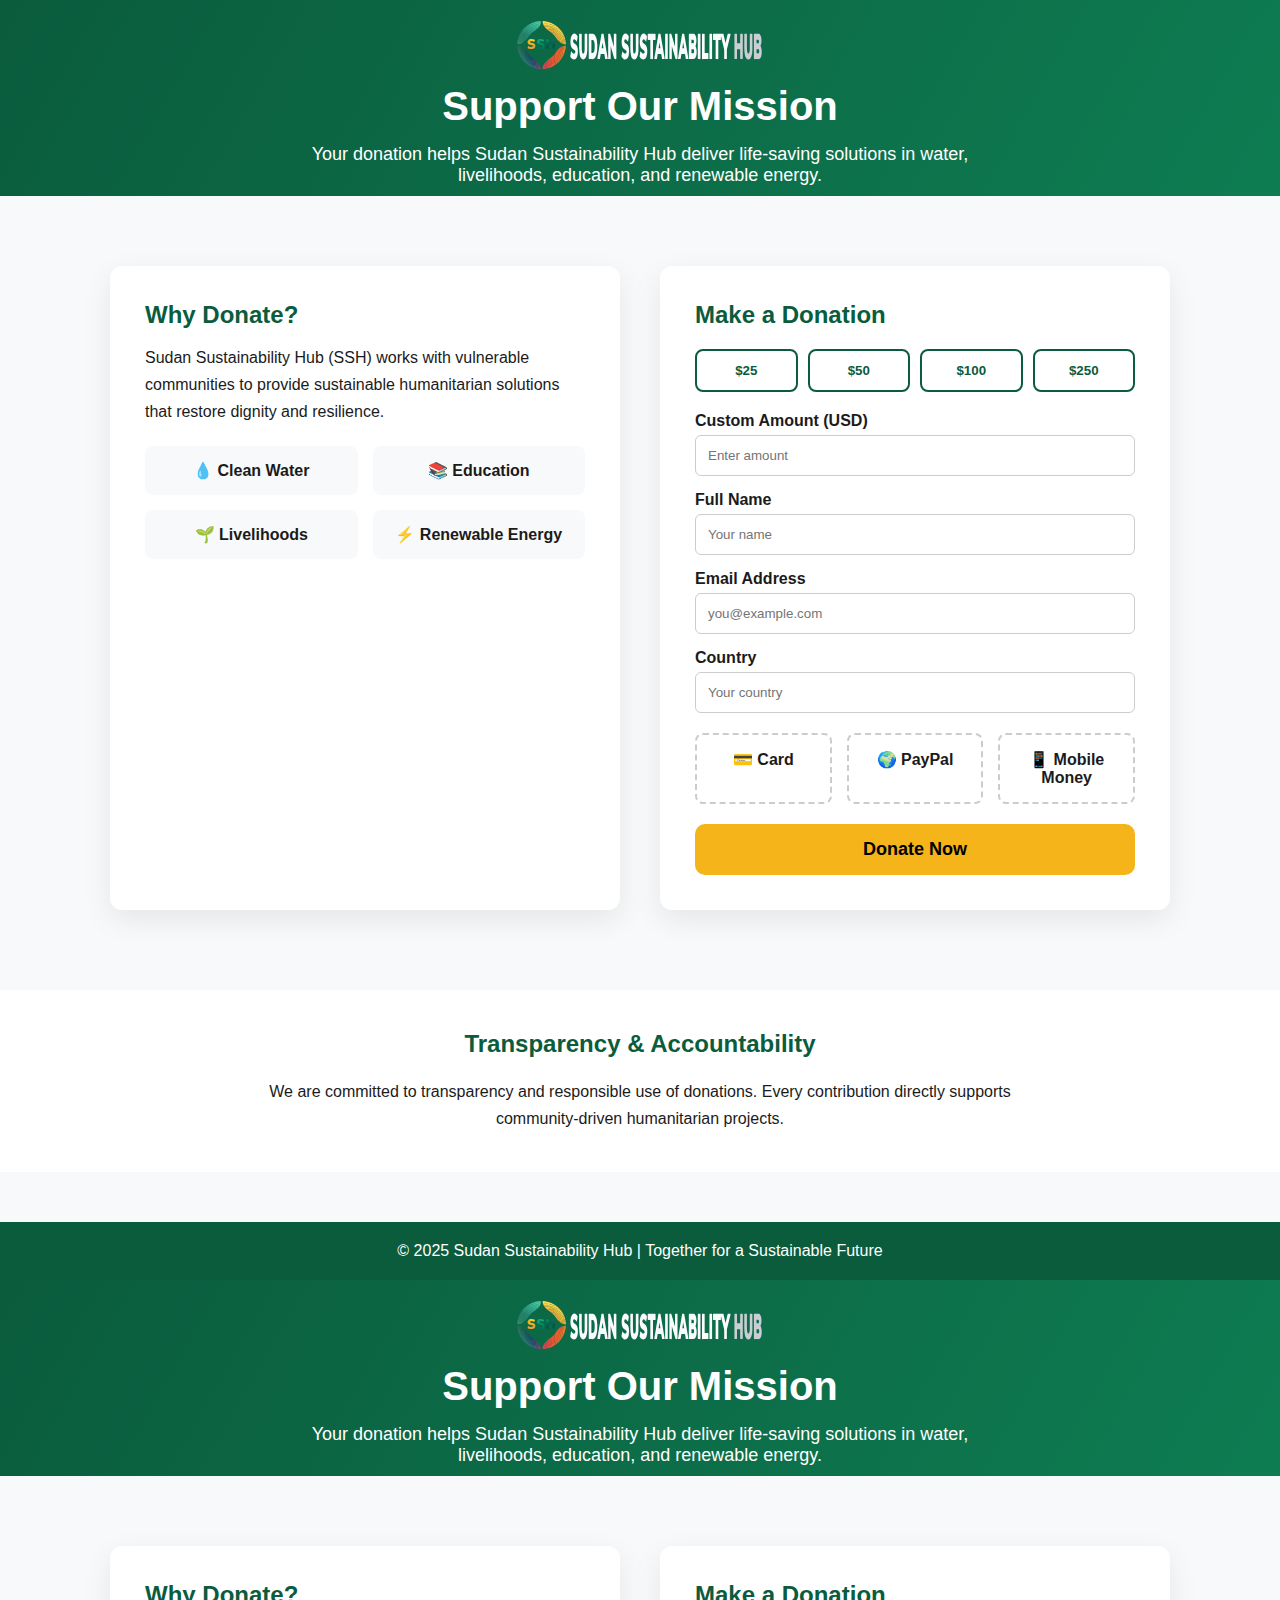
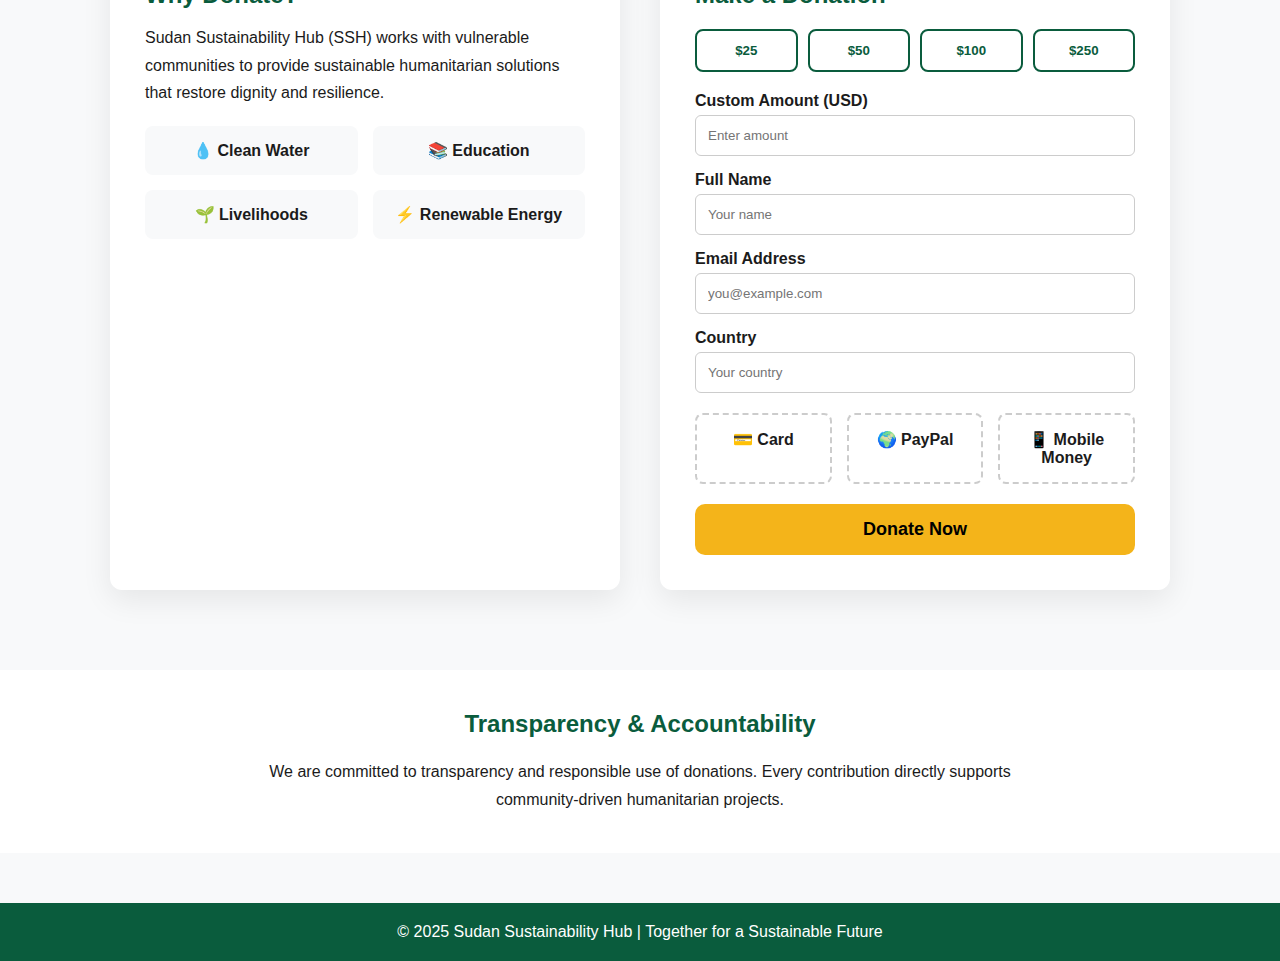
<file: bages/donate.html>
<!DOCTYPE html>
<html lang="en">
<head>
<meta charset="UTF-8">
<meta name="viewport" content="width=device-width, initial-scale=1.0">
<title>Donate | Sudan Sustainability Hub</title>

<style>
:root {
  --primary: #0a5c3d;
  --secondary: #f4b41a;
  --dark: #1b1b1b;
  --light: #f8f9fa;
}

* {
  margin: 0;
  padding: 0;
  box-sizing: border-box;
  font-family: "Segoe UI", Arial, sans-serif;
}

body {
  background: var(--light);
  color: var(--dark);
}
.asvglogo{
  width: 100%;
}
/* Header */
header {
  background: linear-gradient(120deg, #0a5c3d, #0e7c52);
  color: white;
  padding: 10px 20px;
  text-align: center;
}

header h1 {
  font-size: 40px;
  margin-bottom: 15px;
}

header p {
  font-size: 18px;
  max-width: 700px;
  margin: auto;
}

/* Main Container */
.container {
  max-width: 1100px;
  margin: 50px auto;
  padding: 20px;
  display: grid;
  grid-template-columns: 1fr 1fr;
  gap: 40px;
}

@media (max-width: 900px) {
  .container {
    grid-template-columns: 1fr;
  }
}

/* Donation Info */
.info-box {
  background: white;
  padding: 35px;
  border-radius: 12px;
  box-shadow: 0 10px 30px rgba(0,0,0,0.08);
}

.info-box h2 {
  margin-bottom: 15px;
  color: var(--primary);
}

.info-box p {
  line-height: 1.7;
  margin-bottom: 20px;
}

.impact {
  display: grid;
  grid-template-columns: repeat(2, 1fr);
  gap: 15px;
}

.impact div {
  background: var(--light);
  padding: 15px;
  border-radius: 8px;
  text-align: center;
  font-weight: bold;
}

/* Donation Form */
.form-box {
  background: white;
  padding: 35px;
  border-radius: 12px;
  box-shadow: 0 10px 30px rgba(0,0,0,0.08);
}

.form-box h2 {
  color: var(--primary);
  margin-bottom: 20px;
}

.amounts {
  display: grid;
  grid-template-columns: repeat(4, 1fr);
  gap: 10px;
  margin-bottom: 20px;
}

.amounts button {
  padding: 12px;
  border-radius: 8px;
  border: 2px solid var(--primary);
  background: white;
  color: var(--primary);
  font-weight: bold;
  cursor: pointer;
  transition: 0.3s;
}

.amounts button:hover,
.amounts button.active {
  background: var(--primary);
  color: white;
}

.form-group {
  margin-bottom: 15px;
}

.form-group label {
  display: block;
  margin-bottom: 5px;
  font-weight: bold;
}

.form-group input,
.form-group select {
  width: 100%;
  padding: 12px;
  border-radius: 6px;
  border: 1px solid #ccc;
}

.payments {
  display: flex;
  gap: 15px;
  margin: 20px 0;
}

.payment {
  flex: 1;
  padding: 15px;
  border-radius: 8px;
  border: 2px dashed #ccc;
  text-align: center;
  font-weight: bold;
}

.submit-btn {
  width: 100%;
  padding: 15px;
  background: var(--secondary);
  border: none;
  border-radius: 10px;
  font-size: 18px;
  font-weight: bold;
  cursor: pointer;
}

.submit-btn:hover {
  opacity: 0.9;
}

/* Trust Section */
.trust {
  background: #ffffff;
  padding: 40px 20px;
  text-align: center;
  margin-top: 60px;
}

.trust h2 {
  color: var(--primary);
  margin-bottom: 20px;
}

.trust p {
  max-width: 800px;
  margin: auto;
  line-height: 1.7;
}

/* Footer */
footer {
  background: #0a5c3d;
  color: white;
  text-align: center;
  padding: 20px;
  margin-top: 50px;
}
</style>
</head>

<body>

<header>
<a href="../index.html" aria-label="homepage" intl="[object Object]" class="asvglogo">
      <svg xmlns="http://www.w3.org/2000/svg" xmlns:xlink="http://www.w3.org/1999/xlink" version="1.1" id="Layer_1" class="svglogo" x="0px" y="0px" width="248" height="70" viewBox="0 0 2550 496" enable-background="new 0 0 2550 496" xml:space="preserve">
                        <path fill="#CB4657" opacity="1.000000" stroke="none" d=" M292.856567,495.066284   C291.026550,495.501862 289.196533,495.937439 287.183289,496.686523   C282.975464,497.000000 278.950897,497.000000 274.463196,497.000000   C270.398132,484.409271 274.499023,472.762909 278.771790,461.292633   C283.096832,449.681976 290.204681,439.684174 298.751465,430.678345   C300.148865,435.515015 299.065613,439.089630 294.180786,440.433014   C295.707764,441.726318 297.643066,442.580414 298.173248,443.970490   C299.457397,447.337250 300.634338,450.918915 300.860809,454.477203   C301.270355,460.912323 301.105591,467.399933 300.833160,473.850952   C300.767578,475.404022 299.616058,477.150665 298.493378,478.377747   C293.934875,483.360046 289.193237,488.174713 283.402802,494.215912   C287.302612,494.566711 290.079590,494.816498 292.856567,495.066284  z"></path>
                        <path fill="#FAFBFE" opacity="1.000000" stroke="none" d=" M2173.939453,143.969604   C2176.651611,133.204010 2176.651611,133.204010 2187.303711,133.204010   C2190.302734,133.204010 2193.301758,133.203598 2196.300781,133.204147   C2205.764648,133.205856 2207.337646,135.267014 2204.992432,144.870605   C2200.572510,162.969147 2196.100830,181.055038 2191.642090,199.144119   C2184.198242,229.345886 2176.706299,259.535980 2169.357666,289.760986   C2168.542969,293.111633 2168.207520,296.656097 2168.195801,300.112549   C2168.103027,326.936676 2168.145020,353.761261 2168.144287,380.585724   C2168.144043,393.145172 2168.143066,393.145264 2155.946777,393.145020   C2152.781250,393.144958 2149.588135,392.882843 2146.457031,393.210938   C2142.689941,393.605713 2141.369385,391.636871 2140.988525,388.463165   C2140.810547,386.982239 2140.860840,385.470184 2140.860352,383.972229   C2140.853516,359.813568 2140.698975,335.653442 2140.924316,311.496887   C2141.027100,300.447449 2139.934082,289.733032 2137.201904,278.945770   C2127.440918,240.408295 2118.229736,201.731613 2108.797852,163.110779   C2108.500977,161.895142 2108.064697,160.713531 2106.999268,159.651245   C2106.999268,169.124710 2107.020020,178.598251 2106.992676,188.071640   C2106.970459,195.767365 2106.330078,196.397842 2098.849609,196.401825   C2092.878662,196.404999 2086.907471,196.402466 2080.143799,196.402466   C2080.143799,198.762802 2080.143799,200.672592 2080.143799,202.582397   C2080.144043,262.562531 2080.144287,322.542694 2080.144287,382.522827   C2080.144287,383.855713 2080.149414,385.188690 2080.137207,386.521484   C2080.096191,390.961731 2078.727539,393.698151 2073.402100,393.239655   C2068.275146,392.798218 2063.068359,392.929321 2057.919922,393.221130   C2054.665039,393.405609 2053.313232,391.928711 2052.936035,389.113617   C2052.672119,387.143921 2052.612061,385.135162 2052.611328,383.143799   C2052.594971,322.997040 2052.539062,262.850159 2052.706299,202.703857   C2052.719971,197.784058 2051.704590,195.762009 2046.440308,196.299301   C2041.658569,196.787399 2036.764038,196.106094 2031.962769,196.487961   C2027.755127,196.822617 2025.964478,194.840500 2025.941895,191.177399   C2025.833862,173.684525 2025.819458,156.189850 2025.979858,138.697723   C2026.007690,135.675720 2026.920166,133.102432 2031.259766,133.123886   C2064.081543,133.286041 2096.904053,133.212387 2129.726562,133.223450   C2130.541992,133.223724 2131.357422,133.352219 2132.622803,133.458817   C2139.719482,164.526581 2146.807129,195.555923 2153.895020,226.585266   C2154.200684,226.556931 2154.506348,226.528610 2154.812012,226.500275   C2161.166260,199.127701 2167.520508,171.755127 2173.939453,143.969604  z"></path>
                        <path fill="#FAFBFD" opacity="1.000000" stroke="none" d=" M1777.201904,268.999878   C1777.203125,226.853775 1777.203857,185.207687 1777.207275,143.561615   C1777.207397,142.062592 1777.097412,140.547699 1777.271606,139.067627   C1777.723633,135.229797 1779.058350,132.919495 1783.841675,133.076172   C1795.656494,133.463196 1807.498535,133.438980 1819.318237,133.134674   C1830.524048,132.846207 1838.404297,137.772552 1843.879395,147.216782   C1850.632446,158.865433 1853.342773,171.681641 1854.469727,184.871445   C1856.179199,204.877792 1855.934814,224.805573 1850.152466,244.261475   C1848.741211,249.009979 1845.055054,253.563080 1845.160278,258.142944   C1845.260254,262.497040 1849.412476,266.607574 1850.984985,271.104340   C1857.807617,290.615479 1858.979980,310.895996 1857.431030,331.244873   C1856.578125,342.448944 1854.730835,353.747223 1851.728394,364.557678   C1849.742432,371.708374 1845.425171,378.415527 1841.201660,384.681061   C1837.305786,390.460571 1831.019775,393.098328 1823.919800,393.121460   C1810.093506,393.166534 1796.265869,393.052338 1782.441284,393.212250   C1779.451294,393.246826 1778.128296,392.015594 1777.744873,389.367889   C1777.461060,387.408051 1777.226807,385.419556 1777.225220,383.443573   C1777.194946,345.462372 1777.202271,307.481110 1777.201904,268.999878  M1803.995239,325.409210   C1803.995239,328.001251 1803.995239,330.593323 1803.995239,333.552795   C1810.472534,333.552795 1816.274536,333.737549 1822.058838,333.495148   C1826.804810,333.296265 1830.348999,330.337982 1830.644287,325.875946   C1831.243042,316.830811 1831.170166,307.701965 1830.697144,298.642975   C1830.485718,294.594727 1827.483032,291.439972 1823.154053,291.184631   C1816.915405,290.816589 1810.638916,291.090576 1803.995361,291.090576   C1803.995361,302.537903 1803.995361,313.484222 1803.995239,325.409210  M1804.002930,212.499908   C1804.002930,218.593002 1804.002930,224.686096 1804.002930,231.202713   C1809.371216,231.202713 1814.153320,231.190491 1818.935425,231.206146   C1823.719604,231.221802 1826.876099,228.905441 1828.109741,224.357651   C1830.328735,216.178726 1830.557007,207.810196 1827.694214,199.873550   C1826.700928,197.119324 1823.303223,193.951569 1820.521851,193.399246   C1815.313232,192.364975 1809.753052,193.101669 1804.002930,193.101669   C1804.002930,199.595215 1804.002930,205.547791 1804.002930,212.499908  z"></path>
                        <path fill="#CACDD3" opacity="1.000000" stroke="none" d=" M2446.180664,155.002655   C2446.189941,149.671814 2446.037109,144.833191 2446.250488,140.010712   C2446.505615,134.239914 2447.748291,133.191086 2453.500977,133.184906   C2464.996826,133.172562 2476.499756,133.438751 2487.986328,133.110703   C2499.604248,132.778915 2507.685059,137.909561 2513.246582,147.772507   C2519.773682,159.348480 2522.436523,172.027557 2523.553955,185.036514   C2525.171875,203.867477 2524.978271,222.678055 2520.077637,241.095581   C2518.548340,246.841843 2514.244873,252.369049 2514.410645,257.900665   C2514.575684,263.410675 2519.512207,268.595734 2521.051025,274.276917   C2529.281494,304.663239 2529.326904,335.145874 2520.717529,365.495331   C2519.548340,369.617615 2517.599854,373.584930 2515.560303,377.381531   C2509.910889,387.899506 2501.633057,393.830414 2489.004395,393.272888   C2477.032227,392.744354 2465.010742,392.906738 2453.026611,393.279846   C2448.017822,393.435822 2446.521484,391.101746 2446.242920,386.914459   C2446.121094,385.089111 2446.182373,383.250732 2446.182373,381.418243   C2446.180420,306.112823 2446.180908,230.807419 2446.180664,155.002655  M2500.526611,302.214417   C2499.749268,297.258484 2498.517090,292.063202 2492.706055,291.396729   C2486.370605,290.670044 2479.887451,291.231628 2473.305176,291.231628   C2473.305176,305.458466 2473.305176,319.179871 2473.305176,332.960297   C2474.214844,333.180511 2474.848633,333.460144 2475.485596,333.468018   C2480.143555,333.525665 2484.804688,333.638123 2489.459717,333.522491   C2495.818848,333.364563 2499.207520,330.879059 2499.938965,324.451233   C2500.741699,317.392883 2500.476562,310.213013 2500.526611,302.214417  M2480.543945,193.001450   C2478.138672,193.001450 2475.733398,193.001450 2473.321289,193.001450   C2473.321289,206.096100 2473.321289,218.312286 2473.321289,231.170914   C2478.395508,231.170914 2483.160645,231.158386 2487.925781,231.174438   C2492.721680,231.190613 2495.855225,228.833817 2497.093994,224.301636   C2499.330322,216.118851 2499.251221,207.857788 2496.810303,199.748978   C2495.484619,195.344711 2492.271973,192.932419 2487.474854,193.002014   C2485.482666,193.030914 2483.489746,193.003326 2480.543945,193.001450  z"></path>
                        <path fill="#FAFBFD" opacity="1.000000" stroke="none" d=" M1605.458008,163.533051   C1614.994995,196.446167 1624.381348,228.984970 1633.767822,261.523773   C1634.129639,261.482025 1634.491333,261.440308 1634.853149,261.398590   C1634.853149,259.686829 1634.853271,257.975037 1634.853271,256.263275   C1634.853760,218.602570 1634.852905,180.941864 1634.858887,143.281158   C1634.859131,141.616135 1634.775146,139.933044 1634.981567,138.289917   C1635.395142,134.997086 1636.649292,132.826248 1640.708740,133.123016   C1645.515625,133.474457 1650.380737,133.418213 1655.195923,133.127899   C1658.375977,132.936157 1659.890625,134.216980 1660.317383,137.119080   C1660.581787,138.917389 1660.774780,140.745667 1660.775269,142.560547   C1660.797729,223.047806 1660.798584,303.535065 1660.774902,384.022339   C1660.774414,385.834473 1660.516235,387.653748 1660.281128,389.457001   C1659.919678,392.228455 1658.416870,393.371643 1655.508423,393.196747   C1650.700928,392.907623 1644.766846,394.606140 1641.384888,392.351349   C1638.365356,390.338043 1638.005615,384.154114 1636.729004,379.736389   C1626.108032,342.979553 1615.548584,306.204926 1604.960693,269.438538   C1604.485840,267.789246 1603.915283,266.167419 1602.401489,264.695801   C1602.401489,266.446167 1602.401489,268.196564 1602.401611,269.946930   C1602.404053,307.607635 1602.407593,345.268341 1602.405273,382.929047   C1602.405151,384.594574 1602.435425,386.266846 1602.304199,387.924286   C1602.016479,391.557037 1600.586182,393.608124 1596.335327,393.237000   C1591.704712,392.832703 1586.993408,392.891571 1582.351318,393.223877   C1578.536743,393.497009 1577.324585,391.521851 1576.970093,388.373901   C1576.803101,386.890656 1576.857178,385.379425 1576.857056,383.880890   C1576.852905,303.393616 1576.851562,222.906357 1576.866943,142.419098   C1576.867188,140.595779 1576.889282,138.741089 1577.210449,136.956665   C1577.669189,134.406708 1578.982910,132.972717 1582.000610,133.138733   C1586.801636,133.402863 1591.627930,133.209274 1596.713989,133.209274   C1599.630127,143.372040 1602.468872,153.265396 1605.458008,163.533051  z"></path>
                        <path fill="#FAFBFE" opacity="1.000000" stroke="none" d=" M1032.001099,371.998230   C1031.998535,377.162994 1032.089111,381.830688 1031.966309,386.492767   C1031.853027,390.789032 1030.558105,393.410431 1025.182251,393.275970   C1011.595337,392.936127 1011.634338,393.190430 1007.931030,380.288788   C997.009460,342.239960 986.048645,304.202332 975.101257,266.160889   C974.884888,265.408997 974.647034,264.663269 973.598267,263.928802   C973.533508,265.300842 973.412659,266.672852 973.412292,268.044922   C973.401611,306.533356 973.404480,345.021820 973.397949,383.510254   C973.397644,385.174225 973.432434,386.848480 973.269470,388.500031   C972.949585,391.740356 971.549988,393.489288 967.812378,393.225922   C963.004272,392.887177 958.136780,392.889496 953.328308,393.224854   C949.749146,393.474487 948.577759,391.571655 948.091370,388.724792   C947.813660,387.098999 947.863770,385.407349 947.863586,383.745361   C947.854736,303.269531 947.853516,222.793716 947.876282,142.317902   C947.876831,140.504105 948.025146,138.665115 948.349915,136.882568   C948.822510,134.288025 950.208801,132.971863 953.178162,133.139282   C957.822205,133.401169 962.491882,133.208694 967.807678,133.208694   C980.246521,176.246017 992.683655,219.277451 1005.120789,262.308868   C1005.414246,262.296661 1005.707703,262.284424 1006.001160,262.272217   C1006.001160,260.582275 1006.001160,258.892334 1006.001160,257.202393   C1006.001038,218.880569 1005.998169,180.558746 1006.010254,142.236923   C1006.010742,140.576279 1005.953613,138.877640 1006.267578,137.263626   C1006.788086,134.586670 1008.047668,132.911377 1011.349915,133.126434   C1016.161438,133.439774 1021.042725,133.563065 1025.829834,133.100540   C1029.943481,132.703110 1031.171997,134.964157 1031.794067,138.089432   C1032.146362,139.858826 1031.993530,141.737549 1031.993652,143.567017   C1032.001465,219.544266 1032.000732,295.521515 1032.001099,371.998230  z"></path>
                        <path fill="#FAFBFE" opacity="1.000000" stroke="none" d=" M831.892700,201.271851   C837.075195,234.287598 837.501160,267.047119 834.907349,299.832977   C833.011536,323.794464 829.449707,347.502960 818.386963,369.325165   C810.355164,385.168427 798.606628,395.076324 779.549500,393.203552   C775.423523,392.798065 771.223694,393.144562 767.057922,393.144196   C762.725464,393.143829 758.364380,392.833649 754.068970,393.232086   C750.040955,393.605682 748.668335,391.513214 748.162292,388.225922   C747.911194,386.594238 748.005310,384.903748 748.005188,383.239868   C747.999329,303.256500 748.000305,223.273117 748.000793,143.289749   C748.000793,142.123337 747.950562,140.953735 748.017883,139.791077   C748.269043,135.455658 749.602600,132.835114 754.941040,133.078583   C764.751953,133.526016 774.597961,133.244766 784.429016,133.197784   C795.326782,133.145706 804.089417,137.437042 810.905457,145.893524   C820.563660,157.876297 825.171204,172.080185 828.841309,186.678436   C830.016846,191.354172 830.841187,196.118210 831.892700,201.271851  M775.387207,283.499725   C775.387207,299.202759 775.387207,314.905762 775.387207,330.504120   C792.277649,331.948334 798.682495,327.850281 803.703735,312.943329   C804.655823,310.116699 805.380798,307.195862 805.981567,304.271454   C809.488403,287.199707 809.451904,269.905212 809.073364,252.597992   C808.770813,238.760925 807.846436,224.981583 803.025757,211.840546   C797.992188,198.119263 790.592163,193.968079 775.387207,196.372314   C775.387207,225.011292 775.387207,253.755493 775.387207,283.499725  z"></path>
                        <path fill="#CACED3" opacity="1.000000" stroke="none" d=" M2330.150391,392.521667   C2323.146240,392.910309 2316.489258,393.185883 2309.845459,393.000549   C2308.508301,392.963257 2306.608398,391.436737 2306.053955,390.134521   C2305.248047,388.241394 2305.222412,385.928894 2305.218750,383.794647   C2305.172363,355.634399 2305.188232,327.474060 2305.188477,299.313721   C2305.188477,297.164520 2305.188477,295.015320 2305.188477,292.433868   C2294.243408,292.433868 2283.699219,292.433868 2272.737793,292.433868   C2272.633301,294.623962 2272.444824,296.750946 2272.443359,298.878052   C2272.423828,326.871765 2272.433594,354.865448 2272.423828,382.859161   C2272.423096,384.689667 2272.427734,386.530792 2272.244141,388.348236   C2271.919678,391.562073 2270.545654,393.422363 2266.805664,393.219696   C2261.655518,392.940613 2256.468262,392.954742 2251.316406,393.220825   C2247.573730,393.414093 2246.194092,391.577850 2245.938477,388.310333   C2245.809082,386.652832 2245.845459,384.980530 2245.845459,383.314941   C2245.841797,303.166321 2245.842529,223.017700 2245.845947,142.869080   C2245.846191,141.369873 2245.814941,139.865555 2245.921631,138.372452   C2246.168457,134.922333 2247.529053,132.895493 2251.538086,133.117188   C2256.687744,133.401962 2261.872070,133.349350 2267.028320,133.131851   C2270.216309,132.997391 2271.680908,134.483063 2272.075684,137.316513   C2272.349854,139.284912 2272.408936,141.295776 2272.410400,143.287796   C2272.432373,170.448334 2272.536377,197.609726 2272.327148,224.768646   C2272.290283,229.547134 2273.574707,231.215240 2278.465576,230.941681   C2285.608154,230.542191 2292.799805,230.609238 2299.950928,230.924393   C2304.191895,231.111313 2305.288086,229.595169 2305.265137,225.515320   C2305.111328,198.189011 2305.185059,170.861420 2305.191895,143.534241   C2305.192383,141.869064 2305.108398,140.185562 2305.316162,138.542511   C2305.760498,135.030899 2307.137451,132.768250 2311.416016,133.099747   C2316.219482,133.471909 2321.093262,133.452484 2325.900391,133.105438   C2330.161133,132.797836 2331.553711,135.001175 2331.924316,138.579620   C2332.061279,139.899902 2331.995361,141.242889 2331.995605,142.575500   C2331.998779,223.057388 2332.013916,303.539276 2331.936768,384.021088   C2331.934326,386.763245 2331.001221,389.504517 2330.150391,392.521667  z"></path>
                        <path fill="#F9FAFD" opacity="1.000000" stroke="none" d=" M649.200623,178.999878   C649.201538,166.335999 649.174622,154.172028 649.213196,142.008270   C649.238464,134.047379 650.112305,133.208664 657.942200,133.202789   C661.941284,133.199783 665.975037,133.529938 669.930115,133.112717   C674.248535,132.657166 675.544678,135.011429 676.017090,138.471359   C676.240723,140.109985 676.141602,141.796494 676.141785,143.461304   C676.147644,193.116592 675.929932,242.773636 676.325317,292.425781   C676.408020,302.813263 678.569702,313.210358 680.164124,323.542755   C680.603638,326.390869 682.116028,329.241455 683.723389,331.708374   C687.780090,337.934662 694.443970,338.044983 698.207275,331.681641   C700.445618,327.896942 702.213318,323.492157 702.846497,319.169006   C704.289673,309.316162 705.666992,299.346283 705.724854,289.416107   C706.009460,240.595627 705.853638,191.772583 705.857239,142.950439   C705.857361,141.451614 705.782593,139.939575 705.947937,138.456573   C706.346558,134.880112 707.782288,132.781067 712.036560,133.110275   C717.171265,133.507584 722.367981,133.372467 727.522827,133.138229   C730.493042,133.003265 731.863464,134.270798 732.261353,136.947159   C732.528564,138.744370 732.772461,140.567154 732.773438,142.378616   C732.801086,192.200516 733.076782,242.024704 732.676208,291.843384   C732.480591,316.163849 730.872925,340.491516 722.936035,363.792358   C720.705322,370.341248 717.797058,376.888885 713.980225,382.625854   C701.576599,401.270020 680.161621,401.052826 667.539673,382.446960   C659.699463,370.889618 655.627625,357.703583 654.159302,344.126282   C651.801025,322.319458 649.919800,300.387939 649.403259,278.472168   C648.626160,245.498138 649.200745,212.492233 649.200623,178.999878  z"></path>
                        <path fill="#FAFBFE" opacity="1.000000" stroke="none" d=" M1196.638184,133.206085   C1200.350464,132.612671 1201.712769,134.445663 1202.078979,137.277084   C1202.333984,139.248932 1202.388184,141.257614 1202.388916,143.249878   C1202.407471,189.570938 1202.230469,235.893143 1202.529541,282.212280   C1202.606689,294.153229 1203.946167,306.107605 1205.176392,318.007172   C1205.577026,321.881317 1207.207275,325.713959 1208.758423,329.359985   C1210.370483,333.149323 1212.870361,336.308838 1217.653809,336.184204   C1222.187012,336.066101 1224.753174,333.030426 1225.968384,329.334534   C1227.982788,323.208649 1229.931519,316.933167 1230.744995,310.571960   C1231.818481,302.177185 1232.122559,293.639801 1232.144531,285.162109   C1232.267456,237.841629 1232.202637,190.520645 1232.216309,143.199844   C1232.216797,141.373764 1232.223511,139.528824 1232.469727,137.725754   C1232.909912,134.502075 1234.451416,132.861816 1238.141357,133.116379   C1243.282104,133.471039 1248.479370,133.432373 1253.626465,133.125885   C1257.169067,132.914932 1258.453735,134.723846 1258.898560,137.638794   C1259.172607,139.435654 1259.137695,141.289139 1259.136353,143.117126   C1259.099365,194.435196 1259.302368,245.755341 1258.885498,297.070404   C1258.698486,320.077972 1256.784790,343.077454 1248.889160,364.940765   C1246.110840,372.634094 1242.114014,380.246948 1237.132568,386.708466   C1227.504028,399.197784 1210.050537,399.637482 1198.892090,388.412048   C1188.963989,378.424408 1185.075562,365.436737 1182.040894,352.236420   C1177.317627,331.689392 1175.938965,310.748291 1175.891846,289.734467   C1175.781616,240.581070 1175.852905,191.427246 1175.866211,142.273590   C1175.866699,140.614197 1175.872681,138.926483 1176.159058,137.301849   C1176.637939,134.585220 1177.900513,132.947220 1181.186646,133.137833   C1186.168457,133.426788 1191.179565,133.208374 1196.638184,133.206085  z"></path>
                        <path fill="#CACED3" opacity="1.000000" stroke="none" d=" M2374.818115,300.241455   C2376.069824,308.579590 2377.167480,316.478973 2378.634277,324.309204   C2379.081299,326.695587 2380.293945,329.046326 2381.589111,331.146271   C2385.864014,338.077026 2393.506348,338.278137 2396.819824,330.869202   C2399.822998,324.154877 2401.516846,316.689392 2402.711670,309.379150   C2403.859375,302.357910 2403.935547,295.111542 2403.949951,287.963043   C2404.046143,239.813034 2403.999268,191.662750 2404.003662,143.512558   C2404.003662,141.847244 2403.910156,140.164871 2404.107178,138.520065   C2404.533936,134.959137 2406.031982,132.809448 2410.247559,133.104202   C2415.221680,133.451996 2420.251709,133.409515 2425.232422,133.114746   C2428.997070,132.891953 2430.264404,134.923737 2430.838379,137.989990   C2431.020264,138.961746 2430.990967,139.980698 2430.989746,140.977982   C2430.934082,193.958237 2431.179199,246.941528 2430.661133,299.917358   C2430.446045,321.911194 2428.404053,343.932739 2420.802979,364.824066   C2418.003662,372.518341 2414.119629,380.236725 2409.042480,386.596741   C2398.362793,399.975494 2380.364746,399.643890 2369.057373,386.719543   C2360.558594,377.005615 2356.849609,365.062958 2353.980469,352.843475   C2348.536377,329.658112 2347.677246,306.014709 2347.609375,282.346802   C2347.476318,236.029724 2347.571533,189.711960 2347.573242,143.394485   C2347.573242,142.394867 2347.546143,141.393433 2347.594971,140.395920   C2347.897217,134.212830 2348.924805,133.203644 2354.958252,133.186890   C2359.623291,133.173935 2364.295898,133.351807 2368.950684,133.135239   C2372.163086,132.985779 2373.567627,134.547073 2373.936768,137.371613   C2374.173340,139.178238 2374.145508,141.026367 2374.145752,142.855896   C2374.156250,189.173386 2374.131104,235.490891 2374.183838,281.808319   C2374.190674,287.797821 2374.589111,293.786896 2374.818115,300.241455  z"></path>
                        <path fill="#FAFBFE" opacity="1.000000" stroke="none" d=" M854.060181,282.132874   C860.061768,246.428116 866.001831,211.154343 871.947144,175.881470   C874.322083,161.790604 876.708435,147.701645 879.119019,133.437378   C886.052490,133.437378 892.674927,133.437378 900.010864,133.437378   C901.305481,140.814987 902.657654,148.271133 903.918152,155.742767   C914.490601,218.412338 925.049805,281.084106 935.603699,343.756836   C937.814209,356.883759 939.984314,370.017456 942.178955,383.147034   C942.316162,383.967590 942.616821,384.774506 942.652832,385.596069   C942.914734,391.557892 941.370422,393.142517 935.372375,393.145691   C930.541199,393.148254 925.702393,392.979279 920.881592,393.202423   C917.617371,393.353546 916.299622,392.389893 915.812256,388.917603   C913.616882,373.276947 911.070251,357.685638 908.601501,341.761627   C896.131897,341.761627 883.877258,341.761627 871.157776,341.761627   C868.500122,358.769348 865.840332,375.791168 863.160950,392.937744   C854.738342,392.937744 846.776306,392.937744 837.390991,392.937744   C837.390991,389.126587 836.866089,385.228424 837.473145,381.515320   C842.868469,348.513031 848.464111,315.543457 854.060181,282.132874  M890.522095,282.214142   C893.293823,282.214142 896.065552,282.214142 899.378601,282.214142   C896.281311,262.263580 893.298157,243.048111 890.315002,223.832642   C889.990845,223.865158 889.666748,223.897690 889.342651,223.930222   C886.382751,243.185425 883.422913,262.440643 880.383362,282.214294   C883.968262,282.214294 886.764282,282.214294 890.522095,282.214142  z"></path>
                        <path fill="#FAFBFE" opacity="1.000000" stroke="none" d=" M1440.271484,278.319031   C1448.214722,231.291916 1456.111694,184.694153 1463.826416,138.066223   C1464.434204,134.392578 1465.530640,132.867035 1469.437500,133.118698   C1474.716797,133.458801 1480.034546,133.203217 1485.649902,133.203217   C1488.146729,147.878448 1490.582275,162.109756 1492.987671,176.346161   C1502.912964,235.088669 1512.830322,293.832520 1522.746948,352.576477   C1524.436646,362.586151 1526.285522,372.573944 1527.692017,382.623474   C1528.154175,385.926727 1527.451050,389.393066 1527.272949,392.940735   C1518.518677,392.940735 1510.569824,392.940735 1502.142212,392.940735   C1500.075562,379.609314 1497.921509,366.358978 1495.992310,353.075958   C1494.299561,341.419952 1494.411011,341.403687 1482.822388,341.404022   C1475.657471,341.404236 1468.486206,341.585144 1461.330444,341.328735   C1457.761230,341.200775 1456.467041,342.340851 1455.962524,345.940399   C1453.791504,361.430206 1451.284302,376.872925 1448.780518,393.105133   C1441.079102,393.105133 1433.246704,393.773682 1425.610840,392.838776   C1421.444458,392.328674 1422.197510,387.381958 1422.693848,384.145416   C1424.812256,370.330017 1427.201660,356.556183 1429.499390,342.768402   C1433.056152,321.425293 1436.618774,300.083221 1440.271484,278.319031  M1479.171021,245.163681   C1478.069458,237.977814 1476.968018,230.791931 1475.866455,223.606049   C1475.582642,223.624908 1475.298706,223.643753 1475.014771,223.662613   C1472.022217,242.976532 1469.029663,262.290436 1465.997681,281.858582   C1472.534668,281.858582 1478.590454,281.858582 1484.937134,281.858582   C1483.032471,269.652802 1481.189209,257.840332 1479.171021,245.163681  z"></path>
                        <path fill="#FAFBFE" opacity="1.000000" stroke="none" d=" M1748.043213,242.991272   C1755.997681,290.180817 1763.938965,336.932831 1771.713989,383.712494   C1772.182373,386.530396 1771.323975,389.568848 1771.058594,392.804016   C1762.518066,392.804016 1754.438232,392.804016 1745.965088,392.804016   C1743.300293,375.730560 1740.642090,358.699951 1737.944092,341.413849   C1726.137451,341.413849 1714.822021,341.471100 1703.507935,341.376984   C1700.345825,341.350647 1700.284058,343.339203 1699.940552,345.608276   C1697.576416,361.224640 1695.117920,376.826721 1692.586914,393.094391   C1684.753540,393.094391 1676.945190,393.480743 1669.253540,392.707214   C1667.997803,392.580963 1666.074341,387.159515 1666.469482,384.482056   C1669.116821,366.542847 1672.312866,348.684692 1675.322266,330.798828   C1683.522583,282.062805 1691.718384,233.326019 1699.916504,184.589600   C1702.593750,168.673050 1705.338013,152.767181 1707.885010,136.829819   C1708.311890,134.157486 1709.251709,132.904449 1711.994141,133.192627   C1712.982666,133.296509 1713.993530,133.165131 1714.990967,133.210556   C1719.761719,133.427856 1726.071289,131.921173 1728.871948,134.388962   C1731.723022,136.901184 1731.209717,143.318985 1732.013672,148.053162   C1737.363525,179.551437 1742.671387,211.056854 1748.043213,242.991272  M1715.330811,245.827042   C1713.526978,257.762695 1711.723267,269.698364 1709.894653,281.797913   C1716.484619,281.797913 1722.503174,281.797913 1728.747070,281.797913   C1725.700806,262.173309 1722.723999,242.996155 1719.747192,223.819000   C1719.448486,223.825180 1719.149780,223.831375 1718.851074,223.837570   C1717.748169,230.883682 1716.645142,237.929794 1715.330811,245.827042  z"></path>
                        <path fill="#FAFBFE" opacity="1.000000" stroke="none" d=" M560.567932,371.274658   C558.307495,367.558594 557.817627,364.139893 558.558350,360.049835   C560.988281,346.632629 562.851562,333.113586 565.056213,319.653931   C565.396423,317.577393 566.385986,315.607208 567.231018,313.131470   C572.187439,319.099945 576.143616,324.412781 580.682556,329.169617   C584.908264,333.598267 590.155579,336.374329 596.642273,336.244232   C602.297485,336.130798 606.079163,333.511444 608.319397,328.451660   C612.145630,319.809998 610.044189,309.111389 603.070190,302.738007   C600.750549,300.618073 598.235291,298.554199 595.474670,297.100128   C576.077515,286.883087 565.906738,270.334778 562.652527,249.201981   C558.086975,219.553543 558.381897,190.044281 568.254639,161.413055   C571.007935,153.428421 575.587769,145.656555 580.919067,139.074463   C589.185303,128.868866 600.873108,127.514061 612.406860,133.919769   C622.779724,139.680710 629.271851,148.792542 633.588684,159.564148   C634.217529,161.133255 634.007446,163.184158 633.739380,164.944153   C631.560181,179.253540 629.313904,193.553162 626.971008,207.836563   C626.684082,209.586090 625.706238,211.222305 624.628174,213.990448   C622.043518,209.866684 620.514221,206.709564 618.326965,204.104996   C615.037842,200.188309 611.750366,196.003113 607.637329,193.101303   C599.206604,187.153336 590.974854,190.058777 588.292175,200.042404   C584.257629,215.056488 587.348083,222.097534 597.925720,229.717606   C604.523621,234.470688 611.538879,238.877106 617.273132,244.545547   C627.710632,254.863373 632.430420,268.253845 634.453369,282.545044   C638.340820,310.008545 638.211182,337.358765 629.806458,364.055695   C627.599121,371.067047 624.019958,377.946777 619.749451,383.946411   C610.583984,396.822876 595.062317,399.841766 581.112671,392.344727   C572.191101,387.549988 565.666443,380.360199 560.567932,371.274658  z"></path>
                        <path fill="#FAFBFE" opacity="1.000000" stroke="none" d=" M1323.995605,392.137421   C1313.821045,397.783081 1303.930298,397.536865 1294.107056,392.336975   C1283.675415,386.815002 1276.634644,378.113495 1271.719727,367.603851   C1271.005615,366.076874 1270.929565,364.019806 1271.191284,362.304626   C1273.424927,347.659363 1275.766113,333.029968 1278.195068,318.415741   C1278.466064,316.785370 1279.484375,315.279144 1280.585205,312.716492   C1282.873047,316.028748 1284.198364,318.744751 1286.233276,320.735474   C1291.174683,325.569550 1295.817261,331.216949 1301.723511,334.444763   C1312.048462,340.087250 1321.635376,334.079834 1322.846313,322.386353   C1323.757080,313.593353 1321.096924,306.286011 1313.892456,300.893127   C1311.894531,299.397644 1309.922607,297.801453 1307.733032,296.638763   C1288.862305,286.617798 1279.032227,270.358490 1275.722046,249.824448   C1271.079590,221.025208 1271.328735,192.306458 1280.225586,164.317322   C1282.939331,155.779465 1287.465210,147.428345 1292.801270,140.202896   C1301.151123,128.896667 1314.118164,127.142326 1326.193115,134.368011   C1336.007690,140.241058 1342.399780,149.052063 1346.531738,159.551422   C1347.098267,160.990997 1347.000122,162.837799 1346.758057,164.427292   C1344.552490,178.910004 1342.288086,193.384232 1339.917114,207.840622   C1339.630737,209.587006 1338.610718,211.213058 1337.565552,213.797791   C1334.415649,208.997589 1332.423462,204.879974 1329.439575,201.689789   C1325.758301,197.753876 1321.655273,193.862244 1316.997559,191.280792   C1311.519653,188.244812 1306.203735,190.594833 1302.986084,196.006775   C1296.600220,206.747101 1299.145264,220.540955 1308.969360,228.260437   C1310.539185,229.494019 1312.120850,230.761841 1313.856445,231.727417   C1333.728027,242.782974 1344.154419,260.121246 1347.326172,282.191162   C1351.274658,309.667297 1351.072754,336.994873 1342.957886,363.791199   C1339.589722,374.913147 1334.483887,385.189667 1323.995605,392.137421  z"></path>
                        <path fill="#FAFBFE" opacity="1.000000" stroke="none" d=" M1159.268066,353.219910   C1157.013062,363.804779 1153.714966,373.543030 1147.708130,382.145416   C1137.164551,397.244781 1120.344360,400.642670 1104.795410,390.802399   C1095.803467,385.111816 1089.540283,377.007721 1085.091797,367.464172   C1084.513672,366.223877 1084.409912,364.565277 1084.623657,363.183472   C1086.937378,348.220062 1089.329346,333.268463 1091.792114,318.328796   C1092.058350,316.713715 1092.903076,315.194000 1093.956177,312.336487   C1095.901855,315.275116 1096.857056,317.200104 1098.247925,318.728638   C1102.588135,323.498444 1106.668701,328.646667 1111.651611,332.650452   C1116.826416,336.808472 1123.343994,338.013153 1129.471069,334.544067   C1135.792603,330.964844 1136.419556,324.480194 1136.373779,317.959167   C1136.302856,307.810059 1129.719116,302.171173 1122.135132,297.121582   C1117.161377,293.809967 1111.928223,290.718140 1107.544800,286.723083   C1095.767456,275.989563 1090.619873,261.808838 1088.621338,246.458298   C1084.911011,217.961609 1084.937378,189.549911 1094.430176,162.049744   C1097.193115,154.045639 1101.655151,146.263489 1106.848022,139.546753   C1115.002808,128.999069 1127.561401,127.362869 1139.111450,134.042786   C1149.191528,139.872665 1155.671631,148.788239 1159.954712,159.404709   C1160.472046,160.686951 1160.409302,162.341843 1160.193481,163.759811   C1157.940308,178.564743 1155.634155,193.361923 1153.238647,208.144424   C1152.973145,209.783707 1152.061279,211.318283 1150.971069,214.137573   C1149.204224,211.172821 1148.363770,209.206787 1147.042847,207.648102   C1142.777100,202.614700 1138.967285,196.897476 1133.812256,192.984482   C1125.991089,187.047562 1118.312622,190.087463 1114.898315,199.327576   C1110.347656,211.643265 1113.204590,221.448456 1123.749023,229.237000   C1129.363892,233.384247 1135.471069,236.944443 1140.698486,241.520508   C1152.518921,251.867722 1158.174438,265.682739 1160.598755,280.814758   C1164.449829,304.851318 1164.237915,328.886658 1159.268066,353.219910  z"></path>
                        <path fill="#F9FAFD" opacity="1.000000" stroke="none" d=" M1380.996948,304.000000   C1380.996948,268.034698 1380.996948,232.569412 1380.996948,196.410065   C1374.130493,196.410065 1367.696167,196.417648 1361.261841,196.407837   C1355.257080,196.398682 1354.279663,195.499542 1354.232544,189.049683   C1354.141357,176.551163 1354.200562,164.051529 1354.201782,151.552368   C1354.202271,147.552689 1354.069214,143.545700 1354.266357,139.555359   C1354.464966,135.537537 1355.672119,133.004654 1360.837891,133.073456   C1383.499023,133.375336 1406.168457,133.356293 1428.830078,133.076431   C1433.612061,133.017365 1435.281982,135.162369 1435.311890,139.090012   C1435.442383,156.253952 1435.430298,173.419861 1435.320801,190.584091   C1435.295532,194.562378 1433.686768,196.894913 1428.860962,196.529633   C1422.430054,196.042862 1415.934570,196.409409 1408.798950,196.409409   C1408.798950,199.013519 1408.798828,201.124588 1408.798828,203.235641   C1408.798828,263.064972 1408.799927,322.894287 1408.794678,382.723633   C1408.794556,384.388763 1408.895874,386.078094 1408.659302,387.714081   C1408.132935,391.353119 1406.745239,393.688293 1402.211426,393.258362   C1397.091309,392.772797 1391.871338,392.883453 1386.729126,393.235657   C1382.950562,393.494507 1381.661377,391.560181 1381.163086,388.480591   C1380.925903,387.014587 1381.003418,385.491516 1381.002930,383.994293   C1380.995117,357.496185 1380.997070,330.998108 1380.996948,304.000000  z"></path>
                        <path fill="#FBFCFE" opacity="1.000000" stroke="none" d=" M1912.601074,177.999725   C1912.600830,165.503250 1912.565918,153.506653 1912.613159,141.510376   C1912.643066,133.930359 1913.391968,133.220306 1920.733398,133.211243   C1925.065430,133.205887 1929.432129,133.548553 1933.719849,133.112213   C1938.041504,132.672440 1939.351807,135.023621 1939.883179,138.449692   C1940.135864,140.079636 1939.994873,141.774048 1939.994995,143.439255   C1939.999268,203.421555 1939.999512,263.403839 1940.000122,323.386139   C1940.000122,325.363464 1940.000000,327.340759 1940.000000,330.000488   C1949.549561,330.000488 1958.810425,329.999176 1968.071289,330.000824   C1977.992554,330.002625 1977.995728,330.003845 1977.997559,339.984283   C1978.000122,354.979858 1978.023560,369.975494 1977.986694,384.970978   C1977.968384,392.450836 1977.219604,393.141724 1969.723389,393.142090   C1952.895020,393.142883 1936.061768,392.914825 1919.241211,393.276794   C1914.147583,393.386383 1912.850952,391.093475 1912.635986,386.937286   C1912.558716,385.441406 1912.601929,383.938904 1912.601929,382.439453   C1912.600830,314.459534 1912.601074,246.479630 1912.601074,177.999725  z"></path>
                        <path fill="#F7F9FD" opacity="1.000000" stroke="none" d=" M1896.807739,282.000122   C1896.807739,315.980865 1896.809448,349.461609 1896.801880,382.942352   C1896.801514,384.605927 1896.878906,386.291931 1896.645630,387.928406   C1896.153076,391.385040 1894.841187,393.615173 1890.530640,393.257996   C1885.236816,392.819397 1879.871826,392.991943 1874.551270,393.218597   C1871.631714,393.343018 1870.162476,392.218872 1869.768311,389.483429   C1869.509521,387.687500 1869.218750,385.872803 1869.218140,384.066437   C1869.192017,303.612732 1869.196289,223.158997 1869.201172,142.705276   C1869.201294,141.373932 1869.128540,140.025040 1869.309448,138.714615   C1869.812988,135.065216 1871.150635,132.680954 1875.681274,133.091156   C1880.637939,133.539932 1885.688599,133.484024 1890.656128,133.101913   C1894.341919,132.818405 1895.861206,134.470520 1896.383179,137.636734   C1896.677979,139.425568 1896.786011,141.263779 1896.786987,143.079849   C1896.809448,189.219925 1896.806274,235.360001 1896.807739,282.000122  z"></path>
                        <path fill="#F9FAFD" opacity="1.000000" stroke="none" d=" M1533.590332,154.004669   C1533.593262,148.839661 1533.550171,144.172760 1533.612671,139.507263   C1533.669189,135.290497 1535.004272,132.645294 1540.115601,133.104675   C1545.075195,133.550430 1550.120972,133.437683 1555.100586,133.122726   C1558.546021,132.904816 1560.001221,134.453186 1560.480103,137.459717   C1560.713989,138.928757 1560.784546,140.437408 1560.784790,141.928146   C1560.798340,222.922073 1560.801880,303.915985 1560.787842,384.909912   C1560.786621,392.594971 1560.191040,393.143250 1552.660034,393.147278   C1548.160400,393.149689 1543.636597,392.860535 1539.168335,393.235321   C1535.347412,393.555847 1534.070923,391.669739 1533.725952,388.478271   C1533.547729,386.828583 1533.593750,385.151154 1533.593750,383.486237   C1533.588623,307.158600 1533.589844,230.830994 1533.590332,154.004669  z"></path>
                        <path fill="#FBFCFE" opacity="1.000000" stroke="none" d=" M2016.398926,311.000305   C2016.398560,335.330444 2016.402466,359.160522 2016.389282,382.990631   C2016.388184,384.819916 2016.364624,386.659180 2016.179199,388.476227   C2015.849487,391.709320 2014.477051,393.470062 2010.712402,393.227722   C2005.401855,392.885864 2000.038696,392.907898 1994.725098,393.225861   C1991.268433,393.432709 1989.807861,391.822632 1989.304443,388.883087   C1988.998169,387.094910 1989.012695,385.238739 1989.012451,383.413116   C1988.999756,303.257355 1989.000732,223.101578 1989.005127,142.945816   C1989.005249,141.447418 1988.887695,139.920349 1989.127930,138.456375   C1989.687256,135.047272 1990.958496,132.730545 1995.288330,133.104324   C2000.416260,133.547012 2005.624146,133.433243 2010.772827,133.134933   C2014.242676,132.933899 2015.656738,134.572678 2016.071167,137.551331   C2016.344971,139.518875 2016.384644,141.530746 2016.385254,143.522827   C2016.401001,199.181992 2016.398438,254.841141 2016.398926,311.000305  z"></path>
                        <path fill="#EB5B2C" opacity="1.000000" stroke="none" d=" M402.944366,333.902496   C402.983368,333.733826 403.022369,333.565125 403.471863,333.050476   C404.217560,332.251038 404.552704,331.797546 404.887878,331.344086   C422.958984,304.940094 442.350861,279.841614 471.492859,264.474854   C470.917511,267.649414 469.445740,270.527313 469.472260,273.391327   C469.555206,282.348938 465.110809,289.373291 461.050354,296.820831   C457.122375,304.025391 453.841064,311.687897 451.267090,319.476898   C450.132111,322.911469 450.123749,326.449738 446.997986,329.093475   C445.629181,330.251160 444.848450,332.403076 444.368042,334.251007   C443.313019,338.309204 442.705078,342.481323 441.752411,346.569122   C440.928711,350.103638 439.210846,353.555603 439.050232,357.096741   C438.407166,371.272827 431.653198,383.690338 428.060242,397.002563   C427.779083,398.044342 426.820007,398.920868 426.116608,399.828125   C420.971954,406.464142 415.776215,413.060913 410.673340,419.728760   C408.361298,422.749847 406.223999,425.904633 403.615112,429.015442   C399.436157,429.317322 394.942505,431.222076 393.996124,424.563232   C394.414581,421.180054 394.668549,418.202667 395.282593,415.301544   C396.672180,408.735840 399.095154,402.265625 399.542877,395.651337   C400.301941,384.438934 400.059235,373.139740 399.752228,361.890259   C399.691864,359.677826 397.549316,357.447998 396.152039,355.370850   C395.125610,353.844971 393.748108,352.555267 392.527069,351.160339   C393.838348,350.187256 395.149628,349.214203 396.710236,348.056122   C396.159088,346.761932 395.581604,345.405823 395.004089,344.049713   C395.156036,343.749390 395.308014,343.449066 396.049072,342.972168   C399.834930,342.068329 401.211945,340.064026 400.828674,336.824371   C400.828674,336.824371 400.849579,336.893280 401.093872,336.737549   C401.873566,335.688751 402.408966,334.795624 402.944366,333.902496  z"></path>
                        <path fill="#F9CE42" opacity="1.000000" stroke="none" d=" M290.944061,57.137177   C289.610016,55.361969 288.275970,53.586761 287.189575,51.318169   C291.480286,50.234207 296.029846,50.633961 299.474121,48.872536   C311.101807,42.926083 321.943817,48.155766 332.821228,50.619492   C341.572662,52.601673 349.664246,57.653473 359.232452,55.284790   C360.497345,54.971653 362.112091,55.819084 363.502411,56.306923   C371.677490,59.175327 379.884216,61.965370 387.972443,65.063385   C391.283142,66.331490 394.291473,68.370750 397.498627,69.933464   C399.824951,71.066994 402.173798,72.286469 404.651276,72.948967   C409.189148,74.162453 413.604095,75.269844 418.043579,77.148308   C421.861908,78.763916 426.520203,78.079422 429.686188,82.321381   C430.498993,83.410408 433.727722,82.696320 436.213989,82.830421   C437.595551,81.324089 439.251801,76.777275 441.798187,81.576889   C444.242004,86.183121 447.122650,86.748810 451.331085,84.886642   C469.946045,104.556709 483.957672,127.168739 494.297577,152.126190   C500.833679,167.902267 505.866669,184.112457 508.131012,201.086548   C509.241974,209.414536 510.119751,217.773758 511.091003,226.120239   C511.600189,230.495880 512.083313,234.874573 512.572021,239.197418   C504.910583,242.367859 498.034149,240.791595 491.341431,238.610184   C499.494232,236.467728 502.291931,231.725388 500.370850,223.621384   C499.568237,220.235519 498.281342,216.626389 498.758636,213.343201   C499.867462,205.715088 498.614624,198.392685 497.462341,190.983994   C494.818848,173.987305 489.417480,158.147903 478.139771,144.768723   C470.619202,135.846832 463.117004,126.908569 455.498657,118.070694   C453.997009,116.328667 452.127106,114.827148 450.213257,113.530151   C439.576874,106.322052 429.199524,98.652046 418.112549,92.208649   C404.234100,84.142914 389.997925,76.591690 375.464020,69.783585   C361.421539,63.205704 346.384277,59.336334 330.672852,57.005890   C329.887207,57.002071 329.438324,57.000401 328.636566,56.820602   C324.192383,56.426792 320.101105,56.211109 315.673828,55.994202   C314.889832,55.991451 314.441864,55.989933 313.900269,55.791618   C313.206512,55.725964 312.606354,55.857105 311.604980,55.989311   C310.133789,55.989574 309.063843,55.988762 307.869385,55.746323   C306.832306,55.666145 305.919739,55.827599 304.635559,56.006615   C301.099182,55.557995 298.478882,60.441025 294.921417,56.699165   C293.886536,56.280460 292.938141,56.128956 291.805756,56.161907   C291.395874,56.609966 291.169952,56.873569 290.944061,57.137177  z"></path>
                        <path fill="#288167" opacity="1.000000" stroke="none" d=" M20.169197,186.892532   C23.243965,177.415771 26.318735,167.938995 29.988174,158.125031   C32.081715,156.290802 34.345322,155.035812 34.912479,153.243881   C35.938736,150.001404 37.464520,149.153244 40.728760,149.475510   C43.589268,149.757904 47.444576,150.161636 49.253983,148.622818   C52.358353,145.982666 54.900696,145.958618 58.337906,147.022385   C60.129498,147.576859 62.281315,147.496262 64.163033,147.138168   C71.916023,145.662842 73.732819,146.846756 76.436523,154.134811   C77.242226,156.306671 79.315979,158.774948 81.394089,159.562210   C87.307266,161.802277 88.414902,163.189270 87.589706,169.785019   C87.371864,171.526230 87.092728,174.491959 87.903481,174.929916   C93.209206,177.796021 91.434433,183.952393 94.315002,187.918213   C95.115761,189.020660 94.321648,191.765198 93.492500,193.357025   C93.097580,194.115204 90.827553,194.352051 89.540619,194.111038   C84.094353,193.091156 81.912270,194.358047 80.084534,199.877151   C81.756546,200.939316 83.377510,201.969055 84.625237,203.024551   C80.167297,207.363892 76.082596,211.677460 71.577713,215.985596   C66.790962,215.050217 62.441521,214.025131 58.049812,213.234970   C56.170120,212.896774 53.773678,212.309067 52.362644,213.128021   C49.285992,214.913635 47.057987,213.817825 44.579098,212.288742   C42.891289,211.247635 41.197563,209.949066 39.333118,209.521362   C36.209496,208.804871 34.902336,206.981674 33.528328,204.191376   C31.364565,199.797287 28.304436,195.824280 25.436424,191.806732   C24.189457,190.059967 22.477535,188.645126 20.551582,186.635941   C21.221308,186.186539 20.695251,186.539536 20.169197,186.892532  z"></path>
                        <path fill="#E35336" opacity="1.000000" stroke="none" d=" M394.702148,344.187073   C395.581604,345.405823 396.159088,346.761932 396.710236,348.056122   C395.149628,349.214203 393.838348,350.187256 392.527069,351.160339   C393.748108,352.555267 395.125610,353.844971 396.152039,355.370850   C397.549316,357.447998 399.691864,359.677826 399.752228,361.890259   C400.059235,373.139740 400.301941,384.438934 399.542877,395.651337   C399.095154,402.265625 396.672180,408.735840 395.282593,415.301544   C394.668549,418.202667 394.414581,421.180054 393.643066,424.611328   C388.827606,429.845428 384.466309,434.690369 379.879181,439.311096   C374.330353,444.900452 368.742981,450.473480 362.835602,455.670898   C361.171265,457.135132 358.326355,457.257538 356.034363,457.599701   C356.981781,454.219727 357.768982,451.178741 358.880829,448.261475   C362.709869,438.215240 367.195068,428.414581 361.675720,417.352356   C358.174805,410.335724 356.017212,402.652557 350.010986,397.052460   C347.831177,395.020020 346.062408,392.546722 344.106110,390.274567   C344.106110,390.274567 344.107269,390.101624 344.431152,389.987579   C345.153961,389.536194 345.552887,389.198853 345.951813,388.861511   C346.056183,388.529388 346.265930,388.289459 346.995850,387.968445   C347.642517,387.640228 347.853912,387.461060 348.044739,387.257629   C348.044739,387.257629 348.229736,387.009918 348.429565,386.929443   C348.629425,386.848969 348.805267,386.615540 348.805267,386.615540   C364.930664,373.518005 381.035126,360.397949 394.702148,344.187073  z"></path>
                        <path fill="#FBD248" opacity="1.000000" stroke="none" d=" M451.189819,84.572136   C447.122650,86.748810 444.242004,86.183121 441.798187,81.576889   C439.251801,76.777275 437.595551,81.324089 436.213989,82.830421   C433.727722,82.696320 430.498993,83.410408 429.686188,82.321381   C426.520203,78.079422 421.861908,78.763916 418.043579,77.148308   C413.604095,75.269844 409.189148,74.162453 404.651276,72.948967   C402.173798,72.286469 399.824951,71.066994 397.498627,69.933464   C394.291473,68.370750 391.283142,66.331490 387.972443,65.063385   C379.884216,61.965370 371.677490,59.175327 363.502411,56.306923   C362.112091,55.819084 360.497345,54.971653 359.232452,55.284790   C349.664246,57.653473 341.572662,52.601673 332.821228,50.619492   C321.943817,48.155766 311.101807,42.926083 299.474121,48.872536   C296.029846,50.633961 291.480286,50.234207 287.144836,50.977974   C285.241180,48.354553 283.629913,45.577946 281.982574,42.059975   C280.293671,31.033508 281.124451,30.025410 292.217529,29.381247   C295.520996,29.189421 298.853668,29.067532 302.150482,29.273182   C312.723541,29.932699 323.299713,30.613125 333.846497,31.590124   C338.603333,32.030777 343.469238,32.656052 347.977997,34.135292   C357.987183,37.419102 369.238678,37.009319 377.992065,44.066250   C378.228455,44.256851 378.619446,44.293129 378.946259,44.328773   C388.672394,45.389565 398.236267,46.854321 406.244141,53.277641   C407.464630,54.256630 409.451050,54.216370 410.874542,55.018085   C416.155334,57.992256 421.360870,61.101158 426.571136,64.199036   C430.357178,66.450089 434.106079,68.763527 437.871552,71.049133   C442.263916,75.451965 446.656250,79.854797 451.189819,84.572136  z"></path>
                        <path fill="#F16B2E" opacity="1.000000" stroke="none" d=" M478.914307,260.793640   C487.015808,258.614594 495.117310,256.435516 503.565552,254.666321   C503.083771,256.667542 502.661682,258.937653 501.350433,259.722900   C497.423828,262.074341 494.787354,265.098907 493.733246,269.577179   C492.734283,273.821136 491.511963,278.012207 490.491882,282.251556   C486.389923,299.299133 482.013519,316.289307 478.359680,333.433105   C475.827515,345.313873 474.357727,357.419250 472.264801,369.398346   C472.071503,370.504669 470.661591,371.346039 470.059509,372.443634   C468.598633,375.106903 467.095551,377.774048 465.964355,380.582550   C465.058441,382.831818 464.900177,385.380341 464.009186,387.637817   C462.409851,391.689819 457.171021,394.529785 460.009460,400.023102   C448.419312,415.799194 434.548798,429.357452 418.767578,441.897797   C413.366730,444.248779 408.651093,446.425873 403.593719,448.760773   C403.706146,447.759094 403.861481,446.375244 404.259521,444.763428   C407.940002,440.997437 411.165833,437.218842 414.855652,433.966736   C425.542145,424.548065 434.010895,413.303802 441.055847,401.117554   C446.586700,391.550354 452.987061,382.175232 454.685730,370.849030   C455.913635,362.661621 456.088165,354.273285 460.165558,346.719604   C460.765533,345.608154 460.913116,344.136261 460.908295,342.832458   C460.853210,327.968079 467.569611,314.669464 470.739807,300.552551   C472.572845,292.390045 476.135315,284.619324 478.027100,276.465271   C479.192230,271.443085 478.675751,266.030792 478.914307,260.793640  z"></path>
                        <path fill="#FADB51" opacity="1.000000" stroke="none" d=" M437.738281,70.746078   C434.106079,68.763527 430.357178,66.450089 426.571136,64.199036   C421.360870,61.101158 416.155334,57.992256 410.874542,55.018085   C409.451050,54.216370 407.464630,54.256630 406.244141,53.277641   C398.236267,46.854321 388.672394,45.389565 378.946259,44.328773   C378.619446,44.293129 378.228455,44.256851 377.992065,44.066250   C369.238678,37.009319 357.987183,37.419102 347.977997,34.135292   C343.469238,32.656052 338.603333,32.030777 333.846497,31.590124   C323.299713,30.613125 312.723541,29.932699 302.150482,29.273182   C298.853668,29.067532 295.520996,29.189421 292.217529,29.381247   C281.124451,30.025410 280.293671,31.033508 281.953278,41.709328   C276.024109,31.152458 273.769745,19.378563 274.236786,7.035330   C274.390747,2.966629 276.981262,1.552088 280.704956,2.099164   C294.351196,4.104030 308.145050,5.460243 321.590088,8.401243   C346.932465,13.944695 370.842133,23.459084 393.174957,36.821850   C409.217896,46.421082 424.126312,57.476440 437.738281,70.746078  z"></path>
                        <path fill="#EE632D" opacity="1.000000" stroke="none" d=" M478.563812,260.849304   C478.675751,266.030792 479.192230,271.443085 478.027100,276.465271   C476.135315,284.619324 472.572845,292.390045 470.739807,300.552551   C467.569611,314.669464 460.853210,327.968079 460.908295,342.832458   C460.913116,344.136261 460.765533,345.608154 460.165558,346.719604   C456.088165,354.273285 455.913635,362.661621 454.685730,370.849030   C452.987061,382.175232 446.586700,391.550354 441.055847,401.117554   C434.010895,413.303802 425.542145,424.548065 414.855652,433.966736   C411.165833,437.218842 407.940002,440.997437 404.139160,444.460388   C404.380066,442.863800 404.621887,441.013672 405.651886,439.878937   C409.699127,435.420197 409.781677,434.891693 405.572540,430.873627   C404.987427,430.315063 404.526031,429.626892 404.007385,428.998718   C406.223999,425.904633 408.361298,422.749847 410.673340,419.728760   C415.776215,413.060913 420.971954,406.464142 426.116608,399.828125   C426.820007,398.920868 427.779083,398.044342 428.060242,397.002563   C431.653198,383.690338 438.407166,371.272827 439.050232,357.096741   C439.210846,353.555603 440.928711,350.103638 441.752411,346.569122   C442.705078,342.481323 443.313019,338.309204 444.368042,334.251007   C444.848450,332.403076 445.629181,330.251160 446.997986,329.093475   C450.123749,326.449738 450.132111,322.911469 451.267090,319.476898   C453.841064,311.687897 457.122375,304.025391 461.050354,296.820831   C465.110809,289.373291 469.555206,282.348938 469.472260,273.391327   C469.445740,270.527313 470.917511,267.649414 471.837280,264.428162   C474.051636,263.020599 476.132477,261.962769 478.563812,260.849304  z"></path>
                        <path fill="#F6BF3A" opacity="1.000000" stroke="none" d=" M481.891754,236.057617   C481.440521,236.005951 480.989319,235.954300 480.260010,235.286057   C479.200653,222.051743 479.748260,209.167892 477.288574,196.886322   C474.463074,182.777908 468.061615,169.716980 459.518188,157.766479   C451.488251,146.534180 441.847565,137.038010 431.032867,128.689072   C422.007538,121.721512 412.968719,114.648323 403.266785,108.716225   C394.252106,103.204338 384.558990,98.644333 374.786407,94.572937   C364.563110,90.313759 353.902344,87.097130 343.389893,83.552055   C342.422119,83.225708 341.143585,83.820732 340.087494,83.643936   C340.534576,82.767570 340.926514,81.757256 341.269043,81.773743   C347.439606,82.070908 353.635559,82.235794 359.757996,82.985123   C363.296204,83.418159 366.747101,85.752708 370.178955,85.627853   C378.253632,85.334099 385.324951,87.416862 392.054840,91.690300   C393.124847,92.369743 395.321289,91.275261 397.339294,91.086929   C399.263733,92.062653 400.904205,92.863571 402.417572,93.857941   C407.968842,97.505493 413.473938,101.223267 419.003845,104.903488   C426.458008,109.864349 434.388550,114.250420 441.232971,119.943199   C447.022430,124.758553 450.986725,131.767670 456.774414,136.585892   C466.808807,144.939545 473.030640,155.992340 480.321289,166.368561   C487.421448,176.473724 487.423248,188.318253 489.396088,199.726120   C490.623383,206.822998 488.456696,213.968781 491.397430,221.253143   C494.506317,228.954086 491.149689,235.000305 484.873901,237.178574   C484.348694,237.044769 483.823517,236.910965 482.845947,236.499207   C482.226196,236.167068 482.058929,236.112518 481.891754,236.057617  z"></path>
                        <path fill="#37AE8E" opacity="1.000000" stroke="none" d=" M216.150055,80.177925   C210.679001,85.420364 205.207947,90.662804 199.213318,95.791718   C196.298035,95.952621 193.906296,96.227051 191.557098,96.496597   C191.549255,90.159744 193.281799,89.907051 185.171707,86.494125   C183.862717,85.943268 182.177383,84.891991 181.817520,83.718819   C180.149384,78.280632 175.395172,76.475708 171.255890,73.750923   C167.443863,71.241554 164.055984,68.096939 160.392380,65.350754   C155.758072,61.876961 151.260178,58.134846 146.281250,55.232777   C141.791092,52.615593 136.203308,51.639248 134.892410,45.405087   C130.449921,46.520161 126.376328,47.452347 124.918282,41.851547   C133.636642,36.886944 142.354996,31.922342 151.732941,27.084587   C155.217880,29.177269 158.027084,31.167049 160.879059,33.093479   C161.674393,33.630703 162.636658,34.419918 163.453354,34.344688   C168.450500,33.884365 170.780075,37.324814 173.451614,40.584179   C175.404770,42.967079 177.584732,45.324902 180.104034,47.051121   C186.291855,51.291004 192.714539,55.190918 199.082504,59.163868   C202.128418,61.064194 205.128372,63.138165 208.403305,64.539543   C210.990448,65.646591 214.668243,64.776230 215.067368,69.041924   C215.340210,71.957932 215.608902,74.874352 215.886032,77.789963   C215.961807,78.587112 216.061401,79.381996 216.150055,80.177925  M198.893021,89.859955   C198.519150,90.492630 198.145279,91.125305 197.771408,91.757988   C198.364014,91.816521 198.956604,91.875061 199.549225,91.933594   C199.495651,91.217087 199.442078,90.500580 198.893021,89.859955  z"></path>
                        <path fill="#F4B737" opacity="1.000000" stroke="none" d=" M340.009369,83.987915   C341.143585,83.820732 342.422119,83.225708 343.389893,83.552055   C353.902344,87.097130 364.563110,90.313759 374.786407,94.572937   C384.558990,98.644333 394.252106,103.204338 403.266785,108.716225   C412.968719,114.648323 422.007538,121.721512 431.032867,128.689072   C441.847565,137.038010 451.488251,146.534180 459.518188,157.766479   C468.061615,169.716980 474.463074,182.777908 477.288574,196.886322   C479.748260,209.167892 479.200653,222.051743 479.968018,235.104416   C475.744781,233.546844 471.535431,231.554337 467.312317,229.044800   C467.629517,227.389099 468.311249,226.220779 468.218018,225.118011   C468.027130,222.860275 467.531921,220.608963 466.965698,218.405472   C464.041931,207.026962 462.575165,194.969269 457.760406,184.448013   C449.037201,165.385971 436.132263,149.074387 418.453278,137.075562   C411.602905,132.426163 404.810638,127.691223 397.906372,122.649521   C395.779236,119.618279 394.178070,116.369408 391.607941,114.359833   C385.504181,109.587326 379.139282,105.074455 372.510498,101.067917   C365.370850,96.752640 357.863068,93.029419 350.408997,89.259247   C347.078186,87.574547 343.486298,86.406059 340.011505,84.749451   C340.009888,84.326378 340.009644,84.157143 340.009369,83.987915  z"></path>
                        <path fill="#50BD99" opacity="1.000000" stroke="none" d=" M175.875305,16.777119   C186.671738,13.487696 197.290619,9.286879 208.309692,7.140424   C221.967438,4.479971 235.956345,3.518249 249.803085,1.830073   C254.524780,1.254413 256.118408,3.322706 256.326294,8.081893   C257.133026,26.548828 250.201340,42.201393 238.985046,56.685925   C236.536545,55.687962 233.766022,55.107071 232.964294,53.527142   C229.842834,47.375637 225.331039,43.295738 219.084015,40.265343   C210.361084,36.033916 202.146484,30.764441 193.637482,26.078775   C187.784286,22.855589 181.800644,19.869293 175.875305,16.777119  z"></path>
                        <path fill="#F8C73F" opacity="1.000000" stroke="none" d=" M485.114746,237.424652   C491.149689,235.000305 494.506317,228.954086 491.397430,221.253143   C488.456696,213.968781 490.623383,206.822998 489.396088,199.726120   C487.423248,188.318253 487.421448,176.473724 480.321289,166.368561   C473.030640,155.992340 466.808807,144.939545 456.774414,136.585892   C450.986725,131.767670 447.022430,124.758553 441.232971,119.943199   C434.388550,114.250420 426.458008,109.864349 419.003845,104.903488   C413.473938,101.223267 407.968842,97.505493 402.417572,93.857941   C400.904205,92.863571 399.263733,92.062653 397.138428,90.805618   C396.380585,90.185951 396.214050,89.852020 395.944336,89.693130   C386.187531,83.944427 375.908264,78.916428 366.797241,72.283356   C357.297455,65.367249 346.737000,62.535660 335.684082,60.237362   C333.975952,59.882183 332.560425,58.119690 331.009583,57.008026   C346.384277,59.336334 361.421539,63.205704 375.464020,69.783585   C389.997925,76.591690 404.234100,84.142914 418.112549,92.208649   C429.199524,98.652046 439.576874,106.322052 450.213257,113.530151   C452.127106,114.827148 453.997009,116.328667 455.498657,118.070694   C463.117004,126.908569 470.619202,135.846832 478.139771,144.768723   C489.417480,158.147903 494.818848,173.987305 497.462341,190.983994   C498.614624,198.392685 499.867462,205.715088 498.758636,213.343201   C498.281342,216.626389 499.568237,220.235519 500.370850,223.621384   C502.291931,231.725388 499.494232,236.467728 491.028198,238.296143   C490.535065,238.362564 490.606567,238.250443 490.201141,238.192261   C489.212616,238.098724 488.629517,238.063354 488.046417,238.028000   C487.149475,237.908905 486.252563,237.789810 485.114746,237.424652  z"></path>
                        <path fill="#26836B" opacity="1.000000" stroke="none" d=" M84.998474,202.998779   C83.377510,201.969055 81.756546,200.939316 80.084534,199.877151   C81.912270,194.358047 84.094353,193.091156 89.540619,194.111038   C90.827553,194.352051 93.097580,194.115204 93.492500,193.357025   C94.321648,191.765198 95.115761,189.020660 94.315002,187.918213   C91.434433,183.952393 93.209206,177.796021 87.903481,174.929916   C87.092728,174.491959 87.371864,171.526230 87.589706,169.785019   C88.414902,163.189270 87.307266,161.802277 81.394089,159.562210   C79.315979,158.774948 77.242226,156.306671 76.436523,154.134811   C73.732819,146.846756 71.916023,145.662842 64.163033,147.138168   C62.281315,147.496262 60.129498,147.576859 58.337906,147.022385   C54.900696,145.958618 52.358353,145.982666 49.253983,148.622818   C47.444576,150.161636 43.589268,149.757904 40.728760,149.475510   C37.464520,149.153244 35.938736,150.001404 34.912479,153.243881   C34.345322,155.035812 32.081715,156.290802 30.206146,157.850098   C34.015636,148.709000 38.201820,139.505646 42.846840,130.323822   C49.259163,133.378372 46.379341,126.645287 48.583115,126.187050   C55.160992,127.199364 61.768703,127.484612 68.333641,128.176010   C70.731827,128.428604 73.283722,129.233368 75.325951,130.496735   C83.085480,135.297073 90.737320,140.281876 98.285400,145.409744   C102.859497,148.517212 107.225227,151.943573 111.553566,155.391129   C112.511314,156.153992 113.407112,157.575500 113.491432,158.753830   C113.862114,163.934341 114.381531,169.176926 113.930595,174.316620   C113.653618,177.473663 114.787720,177.307693 116.864807,177.000061   C110.135880,185.202896 103.406960,193.405716 96.010727,201.844360   C91.896187,202.387177 88.448959,202.694199 85.000870,203.000610   C85.000000,203.000000 84.998474,202.998779 84.998474,202.998779  M110.882851,179.098526   C111.263924,179.129761 111.644989,179.161011 112.026062,179.192245   C111.932602,178.830231 111.839142,178.468231 111.745682,178.106216   C111.428703,178.319275 111.111732,178.532333 110.882851,179.098526  z"></path>
                        <path fill="#38446A" opacity="1.000000" stroke="none" d=" M169.087051,378.896484   C184.874649,391.658264 200.662247,404.420044 216.301743,417.775085   C212.563293,423.991943 208.892593,429.566681 205.422913,435.263824   C204.074509,437.477844 201.899902,440.226440 202.315063,442.285156   C203.640289,448.856689 199.542419,452.432617 195.969955,456.484955   C194.653610,457.978119 193.315262,459.451874 191.550964,460.943298   C187.083664,461.609741 183.052322,462.267365 178.862427,462.618530   C176.174042,458.227936 175.398987,452.941010 170.290604,450.579956   C169.495804,450.212555 169.449783,448.225159 169.333496,446.808258   C172.508575,443.099640 175.939255,439.851898 178.039185,435.897491   C178.853180,434.364685 176.610199,431.247803 175.855606,428.822723   C175.567184,427.895813 175.741425,426.801636 175.365784,425.929718   C174.410507,423.712250 173.440979,421.464996 172.154617,419.433960   C169.907806,415.886444 167.418976,412.492218 165.228577,408.728271   C166.491913,406.074768 166.996872,403.142609 168.724274,401.482483   C175.283936,395.178070 175.881546,390.401031 170.507385,382.992920   C169.695129,381.873260 169.543991,380.273926 169.087051,378.896484  z"></path>
                        <path fill="#298D77" opacity="1.000000" stroke="none" d=" M135.048172,153.070206   C134.899124,153.335861 134.709381,153.568268 133.916626,153.869522   C131.444183,152.378616 129.401031,150.914536 127.679924,149.138412   C126.816269,148.247147 126.852341,146.424667 125.946693,145.642838   C118.577766,139.281326 111.382469,132.654846 103.534920,126.930794   C96.652077,121.910400 90.091911,115.997147 81.248253,114.272408   C80.660538,114.157776 80.226204,113.402893 79.634476,113.138191   C76.490173,111.731628 73.397240,110.144608 70.136063,109.081673   C66.109306,107.769226 61.934772,106.910164 57.824097,105.855186   C64.356247,97.662918 70.888390,89.470650 77.719681,81.435669   C78.027817,86.138077 82.305244,84.274384 84.410637,85.655579   C91.683937,90.427063 99.334000,94.621956 106.792778,99.115784   C107.746674,99.690498 108.673294,100.601791 109.180351,101.580963   C113.388748,109.707817 122.020058,112.830414 128.376572,118.513474   C133.471161,123.068321 139.273270,126.875038 144.988556,130.671783   C147.371033,132.254486 150.342697,132.950226 153.046463,134.049271   C147.573135,139.876526 142.099792,145.703766 136.170929,151.898865   C135.492981,152.534531 135.270569,152.802368 135.048172,153.070206  z"></path>
                        <path fill="#F1762F" opacity="1.000000" stroke="none" d=" M460.313141,399.860565   C457.171021,394.529785 462.409851,391.689819 464.009186,387.637817   C464.900177,385.380341 465.058441,382.831818 465.964355,380.582550   C467.095551,377.774048 468.598633,375.106903 470.059509,372.443634   C470.661591,371.346039 472.071503,370.504669 472.264801,369.398346   C474.357727,357.419250 475.827515,345.313873 478.359680,333.433105   C482.013519,316.289307 486.389923,299.299133 490.491882,282.251556   C491.511963,278.012207 492.734283,273.821136 493.733246,269.577179   C494.787354,265.098907 497.423828,262.074341 501.350433,259.722900   C502.661682,258.937653 503.083771,256.667542 503.964142,254.737030   C505.668152,254.306076 507.324402,254.094025 508.971649,254.149399   C511.762451,254.243210 513.159973,255.557434 512.945801,258.596466   C510.583313,292.119751 503.131104,324.466156 488.032684,354.513580   C480.147919,370.205109 469.833740,384.675873 460.313141,399.860565  z"></path>
                        <path fill="#F2AB35" opacity="1.000000" stroke="none" d=" M397.991882,122.995262   C404.810638,127.691223 411.602905,132.426163 418.453278,137.075562   C436.132263,149.074387 449.037201,165.385971 457.760406,184.448013   C462.575165,194.969269 464.041931,207.026962 466.965698,218.405472   C467.531921,220.608963 468.027130,222.860275 468.218018,225.118011   C468.311249,226.220779 467.629517,227.389099 467.119995,228.752502   C463.053497,226.474365 459.165497,223.971466 454.972168,220.849091   C454.006378,217.131866 452.229736,215.582504 448.954651,216.111588   C448.662262,215.936310 448.369843,215.761047 448.060577,215.015472   C449.008636,212.979599 449.973541,211.514053 450.673676,210.450684   C449.451630,207.842529 447.834167,205.569687 447.317719,203.069443   C445.703674,195.255508 441.408020,188.826218 437.662445,182.002136   C430.827789,169.549911 421.435760,159.128250 411.402679,149.517609   C400.312561,138.894485 386.509399,132.091156 371.708618,126.821381   C370.033630,126.072929 368.636078,125.497635 367.238556,124.922340   C366.913696,124.764259 366.588837,124.606178 366.285675,123.912979   C366.641174,122.237831 366.974945,121.097801 367.405212,119.628265   C364.786530,119.500420 362.724579,119.399750 360.662628,119.299088   C360.662628,119.299088 360.873260,119.310547 360.889038,118.950653   C363.933716,113.771049 369.536957,112.893150 375.086426,115.918945   C379.062317,118.086761 383.218109,120.074753 387.514435,121.456352   C390.829102,122.522285 394.486725,122.521675 397.991882,122.995262  M375.782196,122.370270   C375.783722,122.122101 375.785217,121.873932 375.786743,121.625755   C375.534851,121.697716 375.282928,121.769669 375.031036,121.841637   C375.185974,122.043289 375.340881,122.244942 375.782196,122.370270  z"></path>
                        <path fill="#F2B12B" opacity="1.000000" stroke="none" d=" M169.600159,253.242828   C160.784119,250.834351 151.889328,248.677505 143.173096,245.950012   C133.543976,242.936813 124.940399,238.218414 121.179382,228.007889   C117.606010,218.306808 118.570488,209.029800 125.350372,200.343109   C127.858917,200.811661 129.878281,201.313660 131.742477,202.158188   C134.804474,203.545380 137.740112,205.208817 140.777969,206.652817   C143.109024,207.760864 145.515472,208.710312 147.888397,209.730286   C143.364700,216.059921 144.440536,220.422989 151.951996,222.986969   C160.568359,225.928070 169.527786,227.853653 178.183655,230.691696   C193.978104,235.870270 201.314636,247.108551 198.890778,262.440674   C190.333237,255.959198 181.102905,251.516830 171.169662,248.191254   C170.469254,250.445557 170.034714,251.844177 169.600159,253.242828  z"></path>
                        <path fill="#30A086" opacity="1.000000" stroke="none" d=" M108.930023,53.004028   C109.738159,52.369595 110.546303,51.735161 111.589340,51.303658   C111.970055,52.120838 111.912308,53.064468 112.292511,53.299435   C117.193451,56.328186 122.252914,59.107674 127.084679,62.239616   C137.627380,69.073395 148.223526,75.792572 156.587845,85.507164   C158.787231,88.061592 162.670929,89.148544 165.741196,90.976486   C167.791733,92.197311 170.244080,93.146729 171.690979,94.899239   C175.426437,99.423782 178.703781,104.326584 182.164093,109.078300   C182.164093,109.078300 182.091873,109.097900 182.011093,109.156998   C181.814713,109.418388 181.788391,109.632698 181.851349,109.859039   C176.491669,113.804779 171.132004,117.750519 165.146545,121.919930   C163.487274,121.849731 161.595718,121.655037 161.548569,121.247154   C160.806702,114.829262 154.695557,113.132729 150.992462,109.547836   C145.464935,104.196754 138.848557,99.987000 132.850327,95.101471   C124.919037,88.641449 117.153809,81.977798 109.263969,75.466156   C108.539207,74.867996 107.270210,74.939079 106.525215,74.353973   C102.597397,71.269150 98.756676,68.073448 94.885727,64.916214   C94.885727,64.916214 94.929771,64.899742 95.203072,64.806656   C95.969147,64.123337 96.461922,63.533104 96.954689,62.942871   C96.954689,62.942871 97.001457,62.952412 97.161217,62.804256   C97.549919,62.428467 97.758896,62.183777 97.947899,61.922028   C101.045113,59.356842 104.142334,56.791660 107.736313,53.942501   C108.486847,53.463196 108.719162,53.245029 108.930023,53.004028  z"></path>
                        <path fill="#297573" opacity="1.000000" stroke="none" d=" M149.830841,469.057220   C123.511673,456.949829 101.243103,439.330719 81.668739,418.247955   C74.113907,410.110962 67.431160,401.164276 60.033768,392.141602   C59.533165,391.480621 59.338444,391.275421 59.132294,391.081085   C57.798073,388.959076 56.463844,386.837067 55.016296,384.221191   C54.605076,383.482391 54.307186,383.237457 54.009285,382.992523   C53.040222,381.552765 52.071163,380.113037 51.432453,378.350159   C56.879200,377.701813 60.114738,379.941376 61.652721,384.902710   C62.431038,387.413513 74.264984,390.850372 76.385384,389.323639   C76.729355,389.076050 76.801369,388.450745 77.318085,388.107422   C78.069069,388.455048 78.569832,388.620667 78.922943,388.946320   C87.771507,397.107269 96.579765,405.312256 105.478088,413.418396   C106.380051,414.240021 107.808067,414.484192 109.033348,415.361389   C113.149124,421.036804 116.385490,427.423950 121.496796,431.402008   C128.930054,437.187195 137.714706,441.235962 145.946686,446.421448   C147.814606,452.315857 149.588791,457.838989 151.535110,463.300751   C152.409454,465.754303 152.790054,467.841339 149.830841,469.057220  z"></path>
                        <path fill="#1C555C" opacity="1.000000" stroke="none" d=" M91.496536,291.759735   C97.063416,298.127655 102.901657,304.281799 108.128250,310.917755   C114.616684,319.155762 120.599052,327.792389 126.859909,336.921265   C123.820023,341.599335 124.166405,345.343109 127.461853,349.160004   C128.312637,350.145386 128.334549,351.889374 128.623657,353.308014   C129.275955,356.508820 129.825302,359.730652 130.481018,362.930725   C130.809723,364.534882 131.753448,366.155945 131.605042,367.690643   C130.899948,374.981934 131.044189,382.123901 133.633057,388.942505   C131.835892,387.899658 130.097839,387.148987 129.000900,385.854889   C121.654976,377.188507 114.311966,368.512573 107.245270,359.619415   C103.417007,354.801697 100.212418,349.493378 96.579666,344.513458   C94.192078,341.240448 91.542427,338.158600 89.008568,334.526672   C88.166374,327.536011 87.325378,321.009796 86.485191,314.483521   C85.998703,310.704620 85.159065,306.929565 85.116516,303.145569   C85.062088,298.306061 86.435417,293.905121 91.496536,291.759735  z"></path>
                        <path fill="#41B894" opacity="1.000000" stroke="none" d=" M175.494049,16.827404   C181.800644,19.869293 187.784286,22.855589 193.637482,26.078775   C202.146484,30.764441 210.361084,36.033916 219.084015,40.265343   C225.331039,43.295738 229.842834,47.375637 232.964294,53.527142   C233.766022,55.107071 236.536545,55.687962 238.720947,56.892365   C232.604324,65.625183 226.373825,74.393517 216.447998,80.007500   C216.061401,79.381996 215.961807,78.587112 215.886032,77.789963   C215.608902,74.874352 215.340210,71.957932 215.067368,69.041924   C214.668243,64.776230 210.990448,65.646591 208.403305,64.539543   C205.128372,63.138165 202.128418,61.064194 199.082504,59.163868   C192.714539,55.190918 186.291855,51.291004 180.104034,47.051121   C177.584732,45.324902 175.404770,42.967079 173.451614,40.584179   C170.780075,37.324814 168.450500,33.884365 163.453354,34.344688   C162.636658,34.419918 161.674393,33.630703 160.879059,33.093479   C158.027084,31.167049 155.217880,29.177269 152.081573,27.004238   C159.551346,23.490589 167.332062,20.184141 175.494049,16.827404  z"></path>
                        <path fill="#037254" opacity="1.000000" stroke="none" d=" M293.060852,246.826233   C297.329132,256.210083 295.005493,269.716370 286.895294,277.591400   C280.519531,283.782318 272.802704,287.258606 264.330994,288.497406   C248.008072,290.884247 232.182648,289.163330 217.462463,280.853424   C213.468338,278.598633 212.310211,276.229065 214.800949,272.048248   C216.833542,268.636444 218.267639,264.864746 219.922760,261.232452   C221.238815,258.344208 222.771271,258.145172 225.803772,259.480499   C232.585678,262.466888 239.526932,265.463287 246.714111,267.026459   C251.496017,268.066498 256.849976,266.903107 261.881805,266.231110   C265.850830,265.701019 268.664673,263.216644 268.935394,258.973785   C269.206818,254.719238 266.084290,252.930878 262.690674,251.559967   C262.073730,251.310760 261.440613,251.101501 260.814240,250.628586   C265.848907,250.596909 270.885315,250.997940 275.919434,250.971222   C280.952942,250.944519 286.000122,250.633148 291.000153,250.076736   C291.797760,249.987991 292.379364,247.958496 293.060852,246.826233  z"></path>
                        <path fill="#2D977F" opacity="1.000000" stroke="none" d=" M94.567131,65.016556   C98.756676,68.073448 102.597397,71.269150 106.525215,74.353973   C107.270210,74.939079 108.539207,74.867996 109.263969,75.466156   C117.153809,81.977798 124.919037,88.641449 132.850327,95.101471   C138.848557,99.987000 145.464935,104.196754 150.992462,109.547836   C154.695557,113.132729 160.806702,114.829262 161.548569,121.247154   C161.595718,121.655037 163.487274,121.849731 164.870697,122.105072   C161.688461,125.587708 158.156296,129.108887 154.168060,132.978561   C153.460709,133.538681 153.228287,133.769318 153.014740,134.018951   C153.014740,134.018951 153.036575,134.018097 153.041519,134.033691   C150.342697,132.950226 147.371033,132.254486 144.988556,130.671783   C139.273270,126.875038 133.471161,123.068321 128.376572,118.513474   C122.020058,112.830414 113.388748,109.707817 109.180351,101.580963   C108.673294,100.601791 107.746674,99.690498 106.792778,99.115784   C99.334000,94.621956 91.683937,90.427063 84.410637,85.655579   C82.305244,84.274384 78.027817,86.138077 77.989548,81.234390   C83.389702,75.622856 88.819115,70.369881 94.567131,65.016556  z"></path>
                        <path fill="#F09E2D" opacity="1.000000" stroke="none" d=" M169.811615,253.531860   C170.034714,251.844177 170.469254,250.445557 171.169662,248.191254   C181.102905,251.516830 190.333237,255.959198 198.737503,262.813232   C197.077881,275.551941 188.825027,282.741089 177.716232,286.397430   C158.637573,292.676941 140.052307,290.642944 122.323128,281.004608   C118.574776,278.966827 117.283211,276.727600 119.636780,272.713043   C121.561218,269.430481 123.166245,265.914581 124.513107,262.351074   C126.192314,257.908234 128.824173,258.524017 131.901566,260.500763   C140.738968,266.177490 150.401398,268.682709 160.851257,267.798706   C163.424362,267.580994 166.157059,267.042908 168.427063,265.887299   C173.920929,263.090546 174.368652,258.676910 169.811615,253.531860  z"></path>
                        <path fill="#D94744" opacity="1.000000" stroke="none" d=" M311.954834,416.944061   C315.443420,413.765198 318.932007,410.586365 322.746643,407.629852   C324.280518,410.073395 325.488342,412.294647 326.689178,414.503021   C332.812042,411.000092 332.716980,411.026001 334.486908,417.522705   C335.086731,419.724457 336.514893,421.693024 337.188660,423.883728   C338.577576,428.399841 340.451294,432.942902 340.770142,437.568298   C341.184418,443.577759 340.304840,449.679688 339.936707,455.739105   C339.315155,465.970795 339.899475,466.386047 348.889282,462.355133   C345.606354,467.859131 342.483765,473.067627 339.178528,478.157562   C337.171173,481.248871 336.277039,485.704865 330.870605,485.039795   C330.000824,484.932770 328.867737,486.966614 327.856384,488.010773   C325.548340,488.628571 323.240356,489.246399 320.171082,489.969208   C316.615143,489.917206 313.820526,489.760193 309.948822,489.542694   C313.041199,485.853973 316.148712,483.460510 312.886414,479.582825   C312.545441,479.177582 313.793884,477.107880 314.641846,476.091492   C317.113495,473.128876 319.263092,470.393127 318.485901,465.933472   C317.681274,461.316681 317.815948,456.511932 317.795502,451.788269   C317.763031,444.295959 318.348877,436.681946 311.427887,431.044220   C314.793701,426.525330 313.320099,421.733490 311.954834,416.944061  z"></path>
                        <path fill="#278871" opacity="1.000000" stroke="none" d=" M57.573635,106.075058   C61.934772,106.910164 66.109306,107.769226 70.136063,109.081673   C73.397240,110.144608 76.490173,111.731628 79.634476,113.138191   C80.226204,113.402893 80.660538,114.157776 81.248253,114.272408   C90.091911,115.997147 96.652077,121.910400 103.534920,126.930794   C111.382469,132.654846 118.577766,139.281326 125.946693,145.642838   C126.852341,146.424667 126.816269,148.247147 127.679924,149.138412   C129.401031,150.914536 131.444183,152.378616 133.734528,154.003204   C128.463242,161.473816 122.811737,168.912827 117.012512,176.675934   C114.787720,177.307693 113.653618,177.473663 113.930595,174.316620   C114.381531,169.176926 113.862114,163.934341 113.491432,158.753830   C113.407112,157.575500 112.511314,156.153992 111.553566,155.391129   C107.225227,151.943573 102.859497,148.517212 98.285400,145.409744   C90.737320,140.281876 83.085480,135.297073 75.325951,130.496735   C73.283722,129.233368 70.731827,128.428604 68.333641,128.176010   C61.768703,127.484612 55.160992,127.199364 48.583115,126.187050   C46.379341,126.645287 49.259163,133.378372 43.108040,130.103638   C47.714664,122.006233 52.518921,114.150581 57.573635,106.075058  z"></path>
                        <path fill="#036356" opacity="1.000000" stroke="none" d=" M374.768341,225.369965   C375.186310,219.910873 375.604248,214.451782 376.231384,208.831009   C377.830475,211.787659 378.476349,215.791962 382.984711,215.804520   C387.259644,215.816406 391.577637,215.601334 395.798279,214.965546   C399.045654,214.476364 400.023010,215.561600 399.967957,218.580444   C399.868134,224.056747 399.918945,229.535797 399.565674,235.166107   C395.847626,235.881958 392.470764,236.445343 389.093933,237.008865   C386.997009,237.358810 383.645874,237.021103 383.013367,238.174347   C379.701630,244.212662 374.300079,243.217148 369.035004,243.363251   C366.850433,243.423874 364.684113,244.143066 362.509491,244.562744   C362.523346,244.879257 362.537231,245.195786 362.551086,245.512299   C365.577911,245.839371 368.604736,246.166458 371.631561,246.493546   C359.462097,246.493546 347.292603,246.493546 334.461578,246.493546   C334.461578,250.911957 334.461578,254.145111 334.231934,257.338013   C333.747009,253.035782 330.683807,253.046463 327.568512,252.985458   C323.371307,252.903259 317.968964,254.237823 315.303284,252.141739   C312.342865,249.813889 311.879669,244.310196 310.329224,240.189224   C310.280945,237.428650 310.232666,234.668091 310.558685,231.535248   C312.517242,231.985428 314.155334,233.603561 315.677094,233.500717   C325.289703,232.851135 334.879517,231.849365 344.466766,230.865448   C345.344147,230.775406 346.885071,229.980545 346.877228,229.534836   C346.791077,224.648041 350.406952,226.176331 352.856781,226.065964   C360.156281,225.737167 367.463898,225.588806 374.768341,225.369965  M348.891235,245.924438   C350.500122,245.789505 352.109009,245.654556 355.058533,245.407150   C349.618683,242.835526 349.618683,242.835526 348.891235,245.924438  z"></path>
                        <path fill="#1F4B63" opacity="1.000000" stroke="none" d=" M133.988770,388.983307   C131.044189,382.123901 130.899948,374.981934 131.605042,367.690643   C131.753448,366.155945 130.809723,364.534882 130.481018,362.930725   C129.825302,359.730652 129.275955,356.508820 128.623657,353.308014   C128.334549,351.889374 128.312637,350.145386 127.461853,349.160004   C124.166405,345.343109 123.820023,341.599335 126.989548,337.230072   C128.320450,338.372437 129.581619,339.870422 130.718887,341.705261   C130.207367,342.495148 129.819763,342.948151 129.432159,343.401154   C130.270721,343.290710 131.109283,343.180267 131.947830,343.069824   C143.208923,354.051270 154.470032,365.032745 166.040955,376.599915   C167.260971,377.771729 168.171143,378.357849 169.081314,378.943970   C169.081314,378.943970 169.054947,378.922028 169.070999,378.909241   C169.543991,380.273926 169.695129,381.873260 170.507385,382.992920   C175.881546,390.401031 175.283936,395.178070 168.724274,401.482483   C166.996872,403.142609 166.491913,406.074768 164.855438,408.760223   C160.963318,410.147797 158.036804,410.536255 154.549652,408.458893   C150.810379,406.231323 146.225601,405.423096 141.898010,403.674988   C139.187057,398.564087 136.587906,393.773682 133.988770,388.983307  z"></path>
                        <path fill="#2F8A69" opacity="1.000000" stroke="none" d=" M20.051611,187.200317   C20.695251,186.539536 21.221308,186.186539 20.551582,186.635941   C22.477535,188.645126 24.189457,190.059967 25.436424,191.806732   C28.304436,195.824280 31.364565,199.797287 33.528328,204.191376   C34.902336,206.981674 36.209496,208.804871 39.333118,209.521362   C41.197563,209.949066 42.891289,211.247635 44.579098,212.288742   C47.057987,213.817825 49.285992,214.913635 52.362644,213.128021   C53.773678,212.309067 56.170120,212.896774 58.049812,213.234970   C62.441521,214.025131 66.790962,215.050217 71.896072,216.108948   C75.109718,215.820038 77.584831,215.402313 80.059944,214.984589   C78.892754,216.866699 78.132195,219.268021 76.495102,220.550125   C61.102589,232.604996 43.650360,239.737152 24.163319,241.765854   C23.340103,241.851547 22.503384,241.873322 21.675983,241.842773   C13.787450,241.551666 12.228611,240.026184 13.302938,232.124741   C15.328464,217.227402 17.703985,202.377655 20.051611,187.200317  z"></path>
                        <path fill="#F6C043" opacity="1.000000" stroke="none" d=" M330.672852,57.005882   C332.560425,58.119690 333.975952,59.882183 335.684082,60.237362   C346.737000,62.535660 357.297455,65.367249 366.797241,72.283356   C375.908264,78.916428 386.187531,83.944427 395.944336,89.693130   C396.214050,89.852020 396.380585,90.185951 396.796082,90.719589   C395.321289,91.275261 393.124847,92.369743 392.054840,91.690300   C385.324951,87.416862 378.253632,85.334099 370.178955,85.627853   C366.747101,85.752708 363.296204,83.418159 359.757996,82.985123   C353.635559,82.235794 347.439606,82.070908 341.269043,81.773743   C340.926514,81.757256 340.534576,82.767570 340.087494,83.643936   C340.009644,84.157143 340.009888,84.326378 339.703735,84.896072   C335.499847,84.325279 331.459839,83.719063 327.748810,82.270256   C324.632935,81.053787 323.103394,82.425369 321.668091,84.556252   C320.976593,85.582916 320.654022,86.858093 320.164398,88.020744   C308.798615,79.554565 299.332458,69.259079 291.006287,57.471565   C291.169952,56.873569 291.395874,56.609966 292.097656,56.291107   C293.384949,56.479359 294.196411,56.722858 295.007874,56.966362   C298.478882,60.441025 301.099182,55.557995 305.008789,56.009010   C306.500366,55.991875 307.247131,55.989910 307.993896,55.987949   C309.063843,55.988762 310.133789,55.989574 311.936188,55.991314   C313.110382,55.990967 313.552124,55.989689 313.993866,55.988411   C314.441864,55.989933 314.889832,55.991451 315.968262,56.231106   C320.728943,56.645737 324.859192,56.822235 328.989441,56.998730   C329.438324,57.000401 329.887207,57.002071 330.672852,57.005882  z"></path>
                        <path fill="#E95D39" opacity="1.000000" stroke="none" d=" M328.271484,488.072327   C328.867737,486.966614 330.000824,484.932770 330.870605,485.039795   C336.277039,485.704865 337.171173,481.248871 339.178528,478.157562   C342.483765,473.067627 345.606354,467.859131 349.220886,462.258789   C351.764893,460.543091 353.893921,459.269226 356.022949,457.995361   C358.326355,457.257538 361.171265,457.135132 362.835602,455.670898   C368.742981,450.473480 374.330353,444.900452 379.879181,439.311096   C384.466309,434.690369 388.827606,429.845428 393.642029,425.051758   C394.942505,431.222076 399.436157,429.317322 403.615082,429.015411   C404.526031,429.626892 404.987427,430.315063 405.572540,430.873627   C409.781677,434.891693 409.699127,435.420197 405.651886,439.878937   C404.621887,441.013672 404.380066,442.863800 403.896484,444.688293   C403.861481,446.375244 403.706146,447.759094 403.593719,448.760773   C408.651093,446.425873 413.366730,444.248779 418.450653,442.030396   C403.207367,455.444946 385.758179,466.095764 366.941345,474.248413   C354.516724,479.631531 341.460175,483.556183 328.271484,488.072327  z"></path>
                        <path fill="#DE4C3D" opacity="1.000000" stroke="none" d=" M356.034332,457.599670   C353.893921,459.269226 351.764893,460.543091 349.304230,461.913330   C339.899475,466.386047 339.315155,465.970795 339.936707,455.739105   C340.304840,449.679688 341.184418,443.577759 340.770142,437.568298   C340.451294,432.942902 338.577576,428.399841 337.188660,423.883728   C336.514893,421.693024 335.086731,419.724457 334.486908,417.522705   C332.716980,411.026001 332.812042,411.000092 326.689178,414.503021   C325.488342,412.294647 324.280518,410.073395 323.048309,407.497894   C329.842773,401.591949 336.661621,396.040283 343.793274,390.381592   C346.062408,392.546722 347.831177,395.020020 350.010986,397.052460   C356.017212,402.652557 358.174805,410.335724 361.675720,417.352356   C367.195068,428.414581 362.709869,438.215240 358.880829,448.261475   C357.768982,451.178741 356.981781,454.219727 356.034332,457.599670  z"></path>
                        <path fill="#33A88B" opacity="1.000000" stroke="none" d=" M182.487671,108.989502   C178.703781,104.326584 175.426437,99.423782 171.690979,94.899239   C170.244080,93.146729 167.791733,92.197311 165.741196,90.976486   C162.670929,89.148544 158.787231,88.061592 156.587845,85.507164   C148.223526,75.792572 137.627380,69.073395 127.084679,62.239616   C122.252914,59.107674 117.193451,56.328186 112.292511,53.299435   C111.912308,53.064468 111.970055,52.120838 111.887955,51.209255   C116.064354,47.977287 120.177055,45.042645 124.604019,41.979774   C126.376328,47.452347 130.449921,46.520161 134.892410,45.405087   C136.203308,51.639248 141.791092,52.615593 146.281250,55.232777   C151.260178,58.134846 155.758072,61.876961 160.392380,65.350754   C164.055984,68.096939 167.443863,71.241554 171.255890,73.750923   C175.395172,76.475708 180.149384,78.280632 181.817520,83.718819   C182.177383,84.891991 183.862717,85.943268 185.171707,86.494125   C193.281799,89.907051 191.549255,90.159744 191.557098,96.496597   C193.906296,96.227051 196.298035,95.952621 198.910156,95.950478   C193.690765,100.448738 188.251007,104.674721 182.487671,108.989502  z"></path>
                        <path fill="#215F54" opacity="1.000000" stroke="none" d=" M91.310020,291.508301   C86.435417,293.905121 85.062088,298.306061 85.116516,303.145569   C85.159065,306.929565 85.998703,310.704620 86.485191,314.483521   C87.325378,321.009796 88.166374,327.536011 88.919586,334.824463   C88.217506,336.391022 87.602852,337.195374 86.715233,337.807434   C81.822571,332.540497 78.253677,326.805786 74.515114,321.072815   C69.495857,313.375916 61.809437,307.243103 56.796692,298.705505   C54.094677,291.714081 51.585861,285.023285 49.113331,278.319092   C48.949951,277.876099 49.049217,277.331085 49.049881,276.833557   C49.056454,271.895660 49.067993,266.957733 49.078133,262.019836   C57.520031,266.685059 66.103264,271.117584 74.340248,276.120178   C78.086426,278.395386 81.147499,281.798615 84.791855,285.277161   C86.114960,286.898010 87.165550,287.931915 88.216148,288.965790   C89.185265,289.729462 90.154381,290.493164 91.310020,291.508301  z"></path>
                        <path fill="#0EA779" opacity="1.000000" stroke="none" d=" M217.763489,231.055771   C213.081009,221.941895 212.915634,212.800583 218.083282,203.389465   C221.621582,202.377106 224.660339,201.546860 227.729477,200.850555   C230.445877,200.234283 233.183289,199.682159 235.936279,199.266449   C237.545746,199.023422 239.239822,199.298050 240.834122,199.004578   C248.099777,197.667145 255.818619,198.432571 262.514923,194.408157   C262.643341,194.330978 262.854095,194.322083 263.005402,194.361664   C267.297455,195.483902 270.352722,194.094452 271.345428,190.847549   C275.057404,190.847549 278.063904,190.847549 281.070435,190.847549   C291.476501,194.559341 291.709381,195.099121 287.047577,204.701859   C281.842316,215.424057 281.881958,215.333771 270.873474,210.501022   C263.438599,207.237106 255.685730,205.439743 247.611374,207.795059   C243.667847,208.945374 239.809799,210.845032 240.274673,215.881042   C240.702682,220.517715 243.584778,223.323334 248.264984,224.118790   C249.893219,224.395554 251.517685,224.694458 253.505737,225.438156   C252.098022,226.910812 250.396011,228.653702 248.547653,228.825958   C238.305939,229.780350 228.028610,230.352631 217.763489,231.055771  z"></path>
                        <path fill="#EEA036" opacity="1.000000" stroke="none" d=" M371.986084,126.994530   C386.509399,132.091156 400.312561,138.894485 411.402679,149.517609   C421.435760,159.128250 430.827789,169.549911 437.662445,182.002136   C441.408020,188.826218 445.703674,195.255508 447.317719,203.069443   C447.834167,205.569687 449.451630,207.842529 450.673676,210.450684   C449.973541,211.514053 449.008636,212.979599 447.969299,214.769196   C441.334381,208.533218 434.265656,202.400772 428.314636,195.327881   C414.067902,178.395432 400.454163,160.931870 386.344574,143.881577   C382.434967,139.157120 377.683075,135.129669 373.101074,130.157104   C372.585052,128.686035 372.285553,127.840279 371.986084,126.994530  z"></path>
                        <path fill="#2B745C" opacity="1.000000" stroke="none" d=" M24.994404,322.009644   C17.929781,300.754272 13.466854,279.039276 13.926103,256.379425   C16.057369,257.698425 18.544628,258.883759 19.180916,260.712982   C22.288233,269.645935 25.462870,278.489838 31.304764,286.090851   C33.000778,288.297546 35.779610,290.218781 36.317471,292.655914   C37.465111,297.855988 40.219219,301.648529 44.095085,305.358276   C47.455418,313.508881 50.571854,321.368195 54.053116,329.062439   C56.065556,333.510315 58.666222,337.692078 60.758965,342.206421   C59.008392,343.281921 57.501007,344.144531 55.645691,344.918213   C52.556030,343.333069 48.577232,342.526825 47.290340,340.219299   C42.180588,331.057159 33.445667,326.804962 24.994404,322.009644  z"></path>
                        <path fill="#F8CF2F" opacity="1.000000" stroke="none" d=" M148.229004,209.593109   C145.515472,208.710312 143.109024,207.760864 140.777969,206.652817   C137.740112,205.208817 134.804474,203.545380 131.742477,202.158188   C129.878281,201.313660 127.858917,200.811661 125.601639,200.098175   C134.549438,187.992828 147.596481,185.170486 161.708389,185.437241   C172.177902,185.635162 181.967392,188.798508 191.348953,193.375763   C195.494492,195.398376 196.660233,197.846695 193.945282,201.982101   C191.946503,205.026642 190.333878,208.354446 188.818130,211.678650   C187.053665,215.548248 184.924774,215.278183 181.263702,213.838287   C174.244278,211.077576 166.959000,208.706894 159.569702,207.300064   C156.163300,206.651520 152.251999,208.654968 148.229004,209.593109  z"></path>
                        <path fill="#D4464C" opacity="1.000000" stroke="none" d=" M311.644501,417.069183   C313.320099,421.733490 314.793701,426.525330 311.427887,431.044220   C318.348877,436.681946 317.763031,444.295959 317.795502,451.788269   C317.815948,456.511932 317.681274,461.316681 318.485901,465.933472   C319.263092,470.393127 317.113495,473.128876 314.641846,476.091492   C313.793884,477.107880 312.545441,479.177582 312.886414,479.582825   C316.148712,483.460510 313.041199,485.853973 309.948822,489.542694   C313.820526,489.760193 316.615143,489.917206 319.876221,490.104858   C311.483276,491.793304 302.623840,493.451141 293.310486,495.087646   C290.079590,494.816498 287.302612,494.566711 283.402802,494.215912   C289.193237,488.174713 293.934875,483.360046 298.493378,478.377747   C299.616058,477.150665 300.767578,475.404022 300.833160,473.850952   C301.105591,467.399933 301.270355,460.912323 300.860809,454.477203   C300.634338,450.918915 299.457397,447.337250 298.173248,443.970490   C297.643066,442.580414 295.707764,441.726318 294.180786,440.433014   C299.065613,439.089630 300.148865,435.515015 299.045624,430.538605   C298.998871,430.183624 299.043976,429.997223 299.279480,429.844635   C299.699432,429.512573 299.857727,429.312378 299.989807,429.091431   C303.771271,425.125732 307.552734,421.160034 311.644501,417.069183  z"></path>
                        <path fill="#028B63" opacity="1.000000" stroke="none" d=" M217.955933,231.340729   C228.028610,230.352631 238.305939,229.780350 248.547653,228.825958   C250.396011,228.653702 252.098022,226.910812 253.907928,225.519806   C262.231964,227.472336 270.866638,228.996353 278.672943,232.412933   C283.666046,234.598221 287.435425,239.579559 291.995544,243.799103   C292.395294,244.522980 292.568848,244.742584 292.758331,244.949600   C292.847778,245.363571 292.937225,245.777542 293.043762,246.508881   C292.379364,247.958496 291.797760,249.987991 291.000153,250.076736   C286.000122,250.633148 280.952942,250.944519 275.919434,250.971222   C270.885315,250.997940 265.848907,250.596909 260.472046,250.494186   C259.836243,250.545990 259.567444,250.428558 258.871094,249.922958   C256.305084,249.306717 254.192123,249.020203 252.079163,248.733688   C243.968704,246.076172 235.614197,243.968857 227.852173,240.525803   C224.049774,238.839127 221.348175,234.670822 217.955933,231.340729  z"></path>
                        <path fill="#045649" opacity="1.000000" stroke="none" d=" M372.086060,246.568787   C368.604736,246.166458 365.577911,245.839371 362.551086,245.512299   C362.537231,245.195786 362.523346,244.879257 362.509491,244.562744   C364.684113,244.143066 366.850433,243.423874 369.035004,243.363251   C374.300079,243.217148 379.701630,244.212662 383.013367,238.174347   C383.645874,237.021103 386.997009,237.358810 389.093933,237.008865   C392.470764,236.445343 395.847626,235.881958 399.583008,235.633270   C400.031677,252.555634 400.121765,269.163208 400.211823,285.770813   C396.001465,286.160797 391.794220,286.839966 387.580139,286.885437   C375.887573,287.011597 375.876343,286.907349 375.875580,274.907135   C375.875092,266.915924 375.863342,258.924194 375.953857,250.933807   C375.981934,248.452271 375.505859,246.623993 372.086060,246.568787  z"></path>
                        <path fill="#287A69" opacity="1.000000" stroke="none" d=" M25.035793,322.389954   C33.445667,326.804962 42.180588,331.057159 47.290340,340.219299   C48.577232,342.526825 52.556030,343.333069 55.664558,345.296326   C56.330952,346.875793 56.434109,348.092285 56.960148,349.084625   C63.030022,360.535034 69.184677,371.940521 75.254852,383.390747   C76.018219,384.830688 76.426353,386.458984 76.999077,388.000000   C76.801369,388.450745 76.729355,389.076050 76.385384,389.323639   C74.264984,390.850372 62.431038,387.413513 61.652721,384.902710   C60.114738,379.941376 56.879200,377.701813 51.337090,378.033630   C44.584927,365.842743 38.022896,353.759399 32.034092,341.398285   C29.156765,335.459473 27.362125,328.996063 25.035793,322.389954  z"></path>
                        <path fill="#4D4A72" opacity="1.000000" stroke="none" d=" M191.986938,460.934448   C193.315262,459.451874 194.653610,457.978119 195.969955,456.484955   C199.542419,452.432617 203.640289,448.856689 202.315063,442.285156   C201.899902,440.226440 204.074509,437.477844 205.422913,435.263824   C208.892593,429.566681 212.563293,423.991943 216.467484,418.096069   C223.433746,425.013580 230.086182,432.203308 236.589615,439.874573   C235.224457,441.186981 233.708710,441.782837 232.841705,442.887756   C227.958984,449.110107 223.353424,455.552032 218.406204,461.720886   C215.507996,465.334717 212.149963,468.579834 208.655670,471.907013   C202.870712,468.193604 197.428833,464.564026 191.986938,460.934448  z"></path>
                        <path fill="#F2B03E" opacity="1.000000" stroke="none" d=" M320.308350,88.309937   C320.654022,86.858093 320.976593,85.582916 321.668091,84.556252   C323.103394,82.425369 324.632935,81.053787 327.748810,82.270256   C331.459839,83.719063 335.499847,84.325279 339.705078,85.149925   C343.486298,86.406059 347.078186,87.574547 350.408997,89.259247   C357.863068,93.029419 365.370850,96.752640 372.510498,101.067917   C379.139282,105.074455 385.504181,109.587326 391.607941,114.359833   C394.178070,116.369408 395.779236,119.618279 397.906372,122.649521   C394.486725,122.521675 390.829102,122.522285 387.514435,121.456352   C383.218109,120.074753 379.062317,118.086761 375.086426,115.918945   C369.536957,112.893150 363.933716,113.771049 360.783875,118.961487   C358.947418,118.056427 357.231873,116.780624 355.726990,115.187042   C357.206116,114.552116 358.732361,114.563774 359.672089,113.827202   C360.650909,113.059967 361.311676,111.628036 361.602570,110.369156   C361.719482,109.862999 360.368561,108.404480 359.882263,108.490509   C358.575012,108.721756 356.910400,109.239441 356.246826,110.223015   C355.403046,111.473686 355.404480,113.294594 355.041473,114.869637   C343.511749,106.112801 331.981995,97.355957 320.308350,88.309937  z"></path>
                        <path fill="#2A6A54" opacity="1.000000" stroke="none" d=" M44.004227,304.997742   C40.219219,301.648529 37.465111,297.855988 36.317471,292.655914   C35.779610,290.218781 33.000778,288.297546 31.304764,286.090851   C25.462870,278.489838 22.288233,269.645935 19.180916,260.712982   C18.544628,258.883759 16.057369,257.698425 14.105001,256.014526   C18.854494,255.853333 24.045105,255.213638 28.960043,256.100952   C35.594227,257.298615 42.016392,259.670715 48.803833,261.779358   C49.067993,266.957733 49.056454,271.895660 49.049881,276.833557   C49.049217,277.331085 48.949951,277.876099 49.113331,278.319092   C51.585861,285.023285 54.094677,291.714081 56.575306,298.945007   C55.154415,300.432861 53.267021,302.504608 52.434868,302.143677   C48.502605,300.437958 46.393833,302.878174 44.004227,304.997742  z"></path>
                        <path fill="#5C4771" opacity="1.000000" stroke="none" d=" M208.998779,471.990845   C212.149963,468.579834 215.507996,465.334717 218.406204,461.720886   C223.353424,455.552032 227.958984,449.110107 232.841705,442.887756   C233.708710,441.782837 235.224457,441.186981 236.739136,440.176849   C241.367935,447.746521 245.698196,455.495361 249.707336,463.552551   C244.549881,463.416290 240.989410,464.638367 239.781769,470.104523   C239.466797,471.530243 237.641693,472.839142 236.226013,473.769196   C227.884979,479.248962 219.459976,484.600952 210.909088,489.678406   C209.822586,486.480530 208.403946,483.650848 208.097107,480.705353   C207.800964,477.862671 208.651810,474.900513 208.998779,471.990845  z"></path>
                        <path fill="#045649" opacity="1.000000" stroke="none" d=" M310.281006,240.640259   C311.879669,244.310196 312.342865,249.813889 315.303284,252.141739   C317.968964,254.237823 323.371307,252.903259 327.568512,252.985458   C330.683807,253.046463 333.747009,253.035782 334.054321,257.692871   C334.145508,266.691315 334.209717,275.294586 334.209778,283.897888   C334.209808,286.741302 332.435791,287.453705 329.893890,287.407715   C324.908020,287.317596 319.918518,287.333893 314.931946,287.405151   C311.226135,287.458069 310.045319,285.569916 310.078522,282.085815   C310.208801,268.421753 310.193848,254.756271 310.281006,240.640259  z"></path>
                        <path fill="#6E4A76" opacity="1.000000" stroke="none" d=" M211.063263,489.995972   C219.459976,484.600952 227.884979,479.248962 236.226013,473.769196   C237.641693,472.839142 239.466797,471.530243 239.781769,470.104523   C240.989410,464.638367 244.549881,463.416290 249.714874,463.928650   C253.706894,472.295685 255.329544,480.962738 255.267822,490.049194   C255.237885,494.456604 253.783554,496.650116 249.179428,496.096313   C238.031357,494.755371 226.881729,493.427490 215.089554,491.862488   C213.882523,491.495819 213.318680,491.361084 212.754822,491.226318   C212.365219,491.200073 211.975601,491.173828 211.311066,490.832733   C211.045197,490.343903 211.054230,490.169952 211.063263,489.995972  z"></path>
                        <path fill="#4F577A" opacity="1.000000" stroke="none" d=" M210.909103,489.678406   C211.054230,490.169952 211.045197,490.343903 211.022766,490.779114   C197.859802,487.151276 184.710205,483.262207 171.401398,478.853882   C170.936890,476.175873 170.631638,474.017120 170.471924,472.887726   C173.535645,469.317383 176.278305,466.121185 179.020966,462.925018   C183.052322,462.267365 187.083664,461.609741 191.550980,460.943298   C197.428833,464.564026 202.870712,468.193604 208.655685,471.907013   C208.651810,474.900513 207.800964,477.862671 208.097107,480.705353   C208.403946,483.650848 209.822586,486.480530 210.909103,489.678406  z"></path>
                        <path fill="#3A5E78" opacity="1.000000" stroke="none" d=" M178.862411,462.618530   C176.278305,466.121185 173.535645,469.317383 170.471924,472.887726   C170.631638,474.017120 170.936890,476.175873 171.109558,478.645569   C164.083649,475.832397 157.190353,472.708221 150.063934,469.320618   C152.790054,467.841339 152.409454,465.754303 151.535110,463.300751   C149.588791,457.838989 147.814606,452.315857 146.181854,446.182373   C148.262527,444.028107 150.131577,442.509186 152.368835,441.039062   C158.177200,443.054199 163.617355,445.020538 169.057510,446.986877   C169.449783,448.225159 169.495804,450.212555 170.290604,450.579956   C175.398987,452.941010 176.174042,458.227936 178.862411,462.618530  z"></path>
                        <path fill="#086D62" opacity="1.000000" stroke="none" d=" M400.405457,285.439331   C400.121765,269.163208 400.031677,252.555634 399.924255,235.480865   C399.918945,229.535797 399.868134,224.056747 399.967957,218.580444   C400.023010,215.561600 399.045654,214.476364 395.798279,214.965546   C391.577637,215.601334 387.259644,215.816406 382.984711,215.804520   C378.476349,215.791962 377.830475,211.787659 376.279053,208.369705   C376.071716,203.079681 376.081879,198.087952 375.962006,193.099335   C375.869904,189.264938 377.638275,187.720093 381.434692,187.870361   C385.755585,188.041382 390.105713,188.145706 394.411865,187.839401   C399.289520,187.492432 400.878174,189.635315 400.850250,194.260117   C400.750732,210.738083 400.912628,227.217422 400.881561,243.696060   C400.855560,257.500122 400.698242,271.303925 400.405457,285.439331  z"></path>
                        <path fill="#028B63" opacity="1.000000" stroke="none" d=" M310.360077,212.769196   C310.310364,206.118439 310.314758,199.466660 310.188385,192.817352   C310.124084,189.434036 311.657654,187.968185 314.992798,188.015320   C319.649963,188.081131 324.317780,188.188110 328.964600,187.952850   C333.140533,187.741455 334.653076,189.681488 334.626892,193.573868   C334.564178,202.888962 334.589294,212.204651 334.445862,221.662201   C333.833435,217.821472 330.873810,218.085815 327.977722,217.958527   C321.825165,217.688110 315.002075,219.438705 310.829742,212.672165   C310.801086,212.625656 310.522156,212.733459 310.360077,212.769196  z"></path>
                        <path fill="#30A086" opacity="1.000000" stroke="none" d=" M280.796387,190.622192   C278.063904,190.847549 275.057404,190.847549 271.345428,190.847549   C270.352722,194.094452 267.297455,195.483902 263.005402,194.361664   C262.854095,194.322083 262.643341,194.330978 262.514923,194.408157   C255.818619,198.432571 248.099777,197.667145 240.834122,199.004578   C239.239822,199.298050 237.545746,199.023422 235.936279,199.266449   C233.183289,199.682159 230.445877,200.234283 227.729477,200.850555   C224.660339,201.546860 221.621582,202.377106 218.273621,203.090469   C222.321487,194.839661 229.499680,190.326553 238.076553,187.745300   C252.535004,183.393921 266.688324,184.476425 280.796387,190.622192  z"></path>
                        <path fill="#086D62" opacity="1.000000" stroke="none" d=" M310.285400,213.253510   C310.522156,212.733459 310.801086,212.625656 310.829742,212.672165   C315.002075,219.438705 321.825165,217.688110 327.977722,217.958527   C330.873810,218.085815 333.833435,217.821472 334.391418,222.086060   C336.355011,223.296677 338.221100,224.982483 340.127960,225.029968   C351.376556,225.309982 362.634674,225.208939 374.328979,225.303070   C367.463898,225.588806 360.156281,225.737167 352.856781,226.065964   C350.406952,226.176331 346.791077,224.648041 346.877228,229.534836   C346.885071,229.980545 345.344147,230.775406 344.466766,230.865448   C334.879517,231.849365 325.289703,232.851135 315.677094,233.500717   C314.155334,233.603561 312.517242,231.985428 310.608917,231.080200   C310.260162,225.244232 310.235413,219.491013 310.285400,213.253510  z"></path>
                        <path fill="#26836B" opacity="1.000000" stroke="none" d=" M80.349953,214.793854   C77.584831,215.402313 75.109718,215.820038 72.316246,216.114380   C76.082596,211.677460 80.167297,207.363892 84.625237,203.024551   C84.998474,202.998779 85.000000,203.000000 85.080322,203.355774   C84.461227,206.476730 83.761818,209.241898 83.044128,212.079315   C83.461655,212.079315 84.853973,212.079315 86.246292,212.079315   C84.377518,212.920593 82.508736,213.761856 80.349953,214.793854  z"></path>
                        <path fill="#288167" opacity="1.000000" stroke="none" d=" M86.511490,211.900177   C84.853973,212.079315 83.461655,212.079315 83.044128,212.079315   C83.761818,209.241898 84.461227,206.476730 85.081184,203.356384   C88.448959,202.694199 91.896187,202.387177 95.781052,202.078278   C93.071350,205.291275 89.924019,208.506165 86.511490,211.900177  z"></path>
                        <path fill="#F2B03E" opacity="1.000000" stroke="none" d=" M360.813721,119.585602   C362.724579,119.399750 364.786530,119.500420 367.405212,119.628265   C366.974945,121.097801 366.641174,122.237831 366.170837,123.661034   C364.344513,122.586845 362.654694,121.229477 360.813721,119.585602  z"></path>
                        <path fill="#EEA036" opacity="1.000000" stroke="none" d=" M449.103516,216.396164   C452.229736,215.582504 454.006378,217.131866 454.785095,220.559692   C453.019745,219.486755 451.136047,218.083755 449.103516,216.396164  z"></path>
                        <path fill="#E35336" opacity="1.000000" stroke="none" d=" M400.543762,336.988098   C401.211945,340.064026 399.834930,342.068329 396.280273,342.860535   C397.367889,341.000977 398.813354,339.076416 400.543762,336.988098  z"></path>
                        <path fill="#F2B03E" opacity="1.000000" stroke="none" d=" M371.708618,126.821381   C372.285553,127.840279 372.585052,128.686035 372.975037,129.859802   C371.218018,128.625504 369.370544,127.063217 367.380798,125.211632   C368.636078,125.497635 370.033630,126.072929 371.708618,126.821381  z"></path>
                        <path fill="#1C555C" opacity="1.000000" stroke="none" d=" M88.136826,288.651123   C87.165550,287.931915 86.114960,286.898010 85.040771,285.512329   C86.030609,286.219147 87.044052,287.277802 88.136826,288.651123  z"></path>
                        <path fill="#037254" opacity="1.000000" stroke="none" d=" M252.450531,248.850082   C254.192123,249.020203 256.305084,249.306717 258.697906,249.782959   C256.925812,249.637283 254.873840,249.301880 252.450531,248.850082  z"></path>
                        <path fill="#1C555C" opacity="1.000000" stroke="none" d=" M131.844162,342.861877   C131.109283,343.180267 130.270721,343.290710 129.432159,343.401154   C129.819763,342.948151 130.207367,342.495148 130.860901,342.001434   C131.372269,342.155640 131.576813,342.386719 131.844162,342.861877  z"></path>
                        <path fill="#38446A" opacity="1.000000" stroke="none" d=" M168.909576,378.671326   C168.171143,378.357849 167.260971,377.771729 166.231354,376.853516   C166.987228,377.147156 167.862534,377.772919 168.909576,378.671326  z"></path>
                        <path fill="#E35336" opacity="1.000000" stroke="none" d=" M402.671356,334.068420   C402.408966,334.795624 401.873566,335.688751 401.059296,336.747620   C401.319733,336.020386 401.859039,335.127350 402.671356,334.068420  z"></path>
                        <path fill="#2D977F" opacity="1.000000" stroke="none" d=" M96.678902,63.054100   C96.461922,63.533104 95.969147,64.123337 95.202866,64.830170   C95.420616,64.352959 95.911865,63.759144 96.678902,63.054100  z"></path>
                        <path fill="#E35336" opacity="1.000000" stroke="none" d=" M404.628418,331.475067   C404.552704,331.797546 404.217560,332.251038 403.643738,332.855804   C403.726410,332.540100 404.047699,332.073090 404.628418,331.475067  z"></path>
                        <path fill="#4F577A" opacity="1.000000" stroke="none" d=" M212.996338,491.395325   C213.318680,491.361084 213.882523,491.495819 214.691620,491.783325   C214.370499,491.812134 213.804169,491.688202 212.996338,491.395325  z"></path>
                        <path fill="#F9CE42" opacity="1.000000" stroke="none" d=" M488.291229,238.191299   C488.629517,238.063354 489.212616,238.098724 490.234619,238.183105   C489.960999,238.272964 489.248535,238.313782 488.291229,238.191299  z"></path>
                        <path fill="#DE4C3D" opacity="1.000000" stroke="none" d=" M345.678162,388.909821   C345.552887,389.198853 345.153961,389.536194 344.517639,389.986664   C344.654968,389.719238 345.029724,389.338684 345.678162,388.909821  z"></path>
                        <path fill="#287A69" opacity="1.000000" stroke="none" d=" M54.151474,383.184937   C54.307186,383.237457 54.605076,383.482391 54.939583,383.887024   C54.726746,383.845978 54.499233,383.622864 54.151474,383.184937  z"></path>
                        <path fill="#037254" opacity="1.000000" stroke="none" d=" M292.686951,244.746277   C292.568848,244.742584 292.395294,244.522980 292.125305,244.112793   C292.263397,244.088379 292.464264,244.291107 292.686951,244.746277  z"></path>
                        <path fill="#287A69" opacity="1.000000" stroke="none" d=" M59.231182,391.273438   C59.338444,391.275421 59.533165,391.480621 59.850719,391.861725   C59.728554,391.884308 59.510246,391.697296 59.231182,391.273438  z"></path>
                        <path fill="#F8C73F" opacity="1.000000" stroke="none" d=" M481.981445,236.180649   C482.058929,236.112518 482.226196,236.167068 482.515564,236.258179   C482.637543,236.295105 482.355957,236.401154 482.355957,236.401154   C482.355957,236.401154 482.071167,236.303680 481.981445,236.180649  z"></path>
                        <path fill="#2D977F" opacity="1.000000" stroke="none" d=" M97.757500,62.073296   C97.758896,62.183777 97.549919,62.428467 97.143967,62.820747   C97.118713,62.693691 97.318764,62.440079 97.757500,62.073296  z"></path>
                        <path fill="#CB4657" opacity="1.000000" stroke="none" d=" M299.798950,429.166779   C299.857727,429.312378 299.699432,429.512573 299.370514,429.814575   C299.239960,429.643127 299.367310,429.411469 299.798950,429.166779  z"></path>
                        <path fill="#DE4C3D" opacity="1.000000" stroke="none" d=" M347.817139,387.279785   C347.853912,387.461060 347.642517,387.640228 347.230835,387.900146   C347.109253,387.677795 347.288696,387.443390 347.817139,387.279785  z"></path>
                        <path fill="#278871" opacity="1.000000" stroke="none" d=" M135.252029,152.902969   C135.270569,152.802368 135.492981,152.534531 135.894501,152.071747   C135.867706,152.163101 135.661804,152.449417 135.252029,152.902969  z"></path>
                        <path fill="#DE4C3D" opacity="1.000000" stroke="none" d=" M348.705597,386.611450   C348.805267,386.615540 348.629425,386.848969 348.581970,386.903564   C348.534546,386.958160 348.605927,386.607361 348.705597,386.611450  z"></path>
                        <path fill="#33A88B" opacity="1.000000" stroke="none" d=" M181.924789,109.656654   C181.788391,109.632698 181.814713,109.418388 181.996902,109.122375   C182.063492,109.028648 181.998230,109.454269 181.924789,109.656654  z"></path>
                        <path fill="#298D77" opacity="1.000000" stroke="none" d=" M153.224716,133.887482   C153.228287,133.769318 153.460709,133.538681 153.908020,133.177795   C153.919434,133.306458 153.696320,133.548950 153.224716,133.887482  z"></path>
                        <path fill="#33A88B" opacity="1.000000" stroke="none" d=" M108.727386,53.132660   C108.719162,53.245029 108.486847,53.463196 108.035332,53.796291   C108.036072,53.678581 108.265129,53.454323 108.727386,53.132660  z"></path>
                        <path fill="#F8C73F" opacity="1.000000" stroke="none" d=" M328.636566,56.820602   C324.859192,56.822235 320.728943,56.645737 316.304260,56.232338   C320.101105,56.211109 324.192383,56.426792 328.636566,56.820602  z"></path>
                        <path fill="#FBD248" opacity="1.000000" stroke="none" d=" M294.921417,56.699165   C294.196411,56.722858 293.384949,56.479359 292.281616,56.106651   C292.938141,56.128956 293.886536,56.280460 294.921417,56.699165  z"></path>
                        <path fill="#F8C73F" opacity="1.000000" stroke="none" d=" M307.869385,55.746323   C307.247131,55.989910 306.500366,55.991875 305.380371,55.991444   C305.919739,55.827599 306.832306,55.666145 307.869385,55.746323  z"></path>
                        <path fill="#F8C73F" opacity="1.000000" stroke="none" d=" M313.900269,55.791618   C313.552124,55.989689 313.110382,55.990967 312.337402,55.990242   C312.606354,55.857105 313.206512,55.725964 313.900269,55.791618  z"></path>
                        <path fill="#33A88B" opacity="1.000000" stroke="none" d=" M199.140778,89.822014   C199.442078,90.500580 199.495651,91.217087 199.549225,91.933594   C198.956604,91.875061 198.364014,91.816521 197.771408,91.757988   C198.145279,91.125305 198.519150,90.492630 199.140778,89.822014  z"></path>
                        <path fill="#278871" opacity="1.000000" stroke="none" d=" M110.838806,178.921967   C111.111732,178.532333 111.428703,178.319275 111.745682,178.106216   C111.839142,178.468231 111.932602,178.830231 112.026062,179.192261   C111.644989,179.161011 111.263924,179.129761 110.838806,178.921967  z"></path>
                        <path fill="#2B536D" opacity="1.000000" stroke="none" d=" M169.333496,446.808258   C163.617355,445.020538 158.177200,443.054199 152.326721,440.657379   C150.909851,437.451447 150.336380,434.407776 148.814804,431.951355   C144.411774,424.843018 139.627487,417.970825 135.181473,410.730591   C137.583344,408.302002 139.796570,406.148743 142.009796,403.995483   C146.225601,405.423096 150.810379,406.231323 154.549652,408.458893   C158.036804,410.536255 160.963318,410.147797 164.658417,409.065704   C167.418976,412.492218 169.907806,415.886444 172.154617,419.433960   C173.440979,421.464996 174.410507,423.712250 175.365784,425.929718   C175.741425,426.801636 175.567184,427.895813 175.855606,428.822723   C176.610199,431.247803 178.853180,434.364685 178.039185,435.897491   C175.939255,439.851898 172.508575,443.099640 169.333496,446.808258  z"></path>
                        <path fill="#F2B03E" opacity="1.000000" stroke="none" d=" M375.639008,122.408432   C375.340881,122.244942 375.185974,122.043289 375.031036,121.841629   C375.282928,121.769669 375.534851,121.697716 375.786743,121.625763   C375.785217,121.873932 375.783722,122.122101 375.639008,122.408432  z"></path>
                        <path fill="#236E68" opacity="1.000000" stroke="none" d=" M77.318085,388.107422   C76.426353,386.458984 76.018219,384.830688 75.254852,383.390747   C69.184677,371.940521 63.030022,360.535034 56.960148,349.084625   C56.434109,348.092285 56.330952,346.875793 56.012486,345.385315   C57.501007,344.144531 59.008392,343.281921 61.114292,342.251831   C64.016373,343.880646 66.635056,345.394958 68.551941,347.537231   C71.667030,351.018585 74.238281,354.921295 79.545647,355.406433   C80.620979,355.504730 81.642487,356.853485 82.573448,357.746094   C85.410263,360.465973 88.190750,363.244598 91.038437,366.356720   C92.323219,368.845703 93.546753,370.987823 94.805092,373.109283   C99.532204,381.078888 104.270683,389.041748 108.987198,397.383545   C106.363663,402.841888 104.373749,407.908508 108.873390,413.069336   C109.208649,413.453827 108.965973,414.342194 108.991959,414.996338   C107.808067,414.484192 106.380051,414.240021 105.478088,413.418396   C96.579765,405.312256 87.771507,397.107269 78.922943,388.946320   C78.569832,388.620667 78.069069,388.455048 77.318085,388.107422  z"></path>
                        <path fill="#276370" opacity="1.000000" stroke="none" d=" M109.033356,415.361389   C108.965973,414.342194 109.208649,413.453827 108.873390,413.069336   C104.373749,407.908508 106.363663,402.841888 109.329674,397.442535   C116.159897,400.802887 120.477783,408.077698 128.849960,408.600677   C129.101761,408.616425 129.291077,409.134705 129.573898,409.232361   C131.370132,409.852753 133.184464,410.420715 134.992844,411.005951   C139.627487,417.970825 144.411774,424.843018 148.814804,431.951355   C150.336380,434.407776 150.909851,437.451447 151.958511,440.608582   C150.131577,442.509186 148.262527,444.028107 146.158295,445.786072   C137.714706,441.235962 128.930054,437.187195 121.496796,431.402008   C116.385490,427.423950 113.149124,421.036804 109.033356,415.361389  z"></path>
                        <path fill="#1F5E65" opacity="1.000000" stroke="none" d=" M135.181473,410.730591   C133.184464,410.420715 131.370132,409.852753 129.573898,409.232361   C129.291077,409.134705 129.101761,408.616425 128.849960,408.600677   C120.477783,408.077698 116.159897,400.802887 109.347382,397.066101   C104.270683,389.041748 99.532204,381.078888 94.805092,373.109283   C93.546753,370.987823 92.323219,368.845703 90.950577,365.964661   C89.541023,356.144073 88.264610,347.071899 86.988197,337.999725   C87.602852,337.195374 88.217506,336.391022 88.921135,335.288910   C91.542427,338.158600 94.192078,341.240448 96.579666,344.513458   C100.212418,349.493378 103.417007,354.801697 107.245270,359.619415   C114.311966,368.512573 121.654976,377.188507 129.000900,385.854889   C130.097839,387.148987 131.835892,387.899658 133.633057,388.942505   C136.587906,393.773682 139.187057,398.564087 141.898010,403.674988   C139.796570,406.148743 137.583344,408.302002 135.181473,410.730591  z"></path>
                        <path fill="#045649" opacity="1.000000" stroke="none" d=" M348.629517,245.867310   C349.618683,242.835526 349.618683,242.835526 355.058533,245.407150   C352.109009,245.654556 350.500122,245.789505 348.629517,245.867310  z"></path>
                        <path fill="#236A5C" opacity="1.000000" stroke="none" d=" M86.715233,337.807434   C88.264610,347.071899 89.541023,356.144073 90.905296,365.608307   C88.190750,363.244598 85.410263,360.465973 82.573448,357.746094   C81.642487,356.853485 80.620979,355.504730 79.545647,355.406433   C74.238281,354.921295 71.667030,351.018585 68.551941,347.537231   C66.635056,345.394958 64.016373,343.880646 61.357475,342.038971   C58.666222,337.692078 56.065556,333.510315 54.053116,329.062439   C50.571854,321.368195 47.455418,313.508881 44.095085,305.358276   C46.393833,302.878174 48.502605,300.437958 52.434868,302.143677   C53.267021,302.504608 55.154415,300.432861 56.777000,299.242493   C61.809437,307.243103 69.495857,313.375916 74.515114,321.072815   C78.253677,326.805786 81.822571,332.540497 86.715233,337.807434  z"></path>
                        <path fill="#F2AB35" opacity="1.000000" stroke="none" d=" M355.059509,114.926453   C355.404480,113.294594 355.403046,111.473686 356.246826,110.223015   C356.910400,109.239441 358.575012,108.721756 359.882263,108.490509   C360.368561,108.404480 361.719482,109.862999 361.602570,110.369156   C361.311676,111.628036 360.650909,113.059967 359.672089,113.827202   C358.732361,114.563774 357.206116,114.552116 355.564758,114.909515   C355.191895,114.949783 355.077515,114.983276 355.059509,114.926453  z"></path>
     </svg>
  </a>
  <h1>Support Our Mission</h1>
  <p>Your donation helps Sudan Sustainability Hub deliver life-saving solutions in water, livelihoods, education, and renewable energy.</p>
</header>

<section class="container">

  <!-- Left Info -->
  <div class="info-box">
    <h2>Why Donate?</h2>
    <p>
      Sudan Sustainability Hub (SSH) works with vulnerable communities to provide
      sustainable humanitarian solutions that restore dignity and resilience.
    </p>

    <div class="impact">
      <div>💧 Clean Water</div>
      <div>📚 Education</div>
      <div>🌱 Livelihoods</div>
      <div>⚡ Renewable Energy</div>
    </div>
  </div>

  <!-- Donation Form -->
  <div class="form-box">
    <h2>Make a Donation</h2>

    <div class="amounts">
      <button>$25</button>
      <button>$50</button>
      <button>$100</button>
      <button>$250</button>
    </div>

    <div class="form-group">
      <label>Custom Amount (USD)</label>
      <input type="number" placeholder="Enter amount">
    </div>

    <div class="form-group">
      <label>Full Name</label>
      <input type="text" placeholder="Your name">
    </div>

    <div class="form-group">
      <label>Email Address</label>
      <input type="email" placeholder="you@example.com">
    </div>

    <div class="form-group">
      <label>Country</label>
      <input type="text" placeholder="Your country">
    </div>

    <div class="payments">
      <div class="payment">💳 Card</div>
      <div class="payment">🌍 PayPal</div>
      <div class="payment">📱 Mobile Money</div>
    </div>

    <button class="submit-btn">Donate Now</button>
  </div>

</section>

<section class="trust">
  <h2>Transparency & Accountability</h2>
  <p>
    We are committed to transparency and responsible use of donations.
    Every contribution directly supports community-driven humanitarian projects.
  </p>
</section>

<footer>
  © 2025 Sudan Sustainability Hub | Together for a Sustainable Future
</footer>

</body>
</html>
<!DOCTYPE html>
<html lang="en">
<head>
<meta charset="UTF-8">
<meta name="viewport" content="width=device-width, initial-scale=1.0">
<title>Donate | Sudan Sustainability Hub</title>

<style>
:root {
  --primary: #0a5c3d;
  --secondary: #f4b41a;
  --dark: #1b1b1b;
  --light: #f8f9fa;
}

* {
  margin: 0;
  padding: 0;
  box-sizing: border-box;
  font-family: "Segoe UI", Arial, sans-serif;
}

body {
  background: var(--light);
  color: var(--dark);
}

/* Main Container */
.container {
  max-width: 1100px;
  margin: 50px auto;
  padding: 20px;
  display: grid;
  grid-template-columns: 1fr 1fr;
  gap: 40px;
}

@media (max-width: 900px) {
  .container {
    grid-template-columns: 1fr;
  }
}

/* Donation Info */
.info-box {
  background: white;
  padding: 35px;
  border-radius: 12px;
  box-shadow: 0 10px 30px rgba(0,0,0,0.08);
}

.info-box h2 {
  margin-bottom: 15px;
  color: var(--primary);
}

.info-box p {
  line-height: 1.7;
  margin-bottom: 20px;
}

.impact {
  display: grid;
  grid-template-columns: repeat(2, 1fr);
  gap: 15px;
}

.impact div {
  background: var(--light);
  padding: 15px;
  border-radius: 8px;
  text-align: center;
  font-weight: bold;
}

/* Donation Form */
.form-box {
  background: white;
  padding: 35px;
  border-radius: 12px;
  box-shadow: 0 10px 30px rgba(0,0,0,0.08);
}

.form-box h2 {
  color: var(--primary);
  margin-bottom: 20px;
}

.amounts {
  display: grid;
  grid-template-columns: repeat(4, 1fr);
  gap: 10px;
  margin-bottom: 20px;
}

.amounts button {
  padding: 12px;
  border-radius: 8px;
  border: 2px solid var(--primary);
  background: white;
  color: var(--primary);
  font-weight: bold;
  cursor: pointer;
  transition: 0.3s;
}

.amounts button:hover,
.amounts button.active {
  background: var(--primary);
  color: white;
}

.form-group {
  margin-bottom: 15px;
}

.form-group label {
  display: block;
  margin-bottom: 5px;
  font-weight: bold;
}

.form-group input,
.form-group select {
  width: 100%;
  padding: 12px;
  border-radius: 6px;
  border: 1px solid #ccc;
}

.payments {
  display: flex;
  gap: 15px;
  margin: 20px 0;
}

.payment {
  flex: 1;
  padding: 15px;
  border-radius: 8px;
  border: 2px dashed #ccc;
  text-align: center;
  font-weight: bold;
}

.submit-btn {
  width: 100%;
  padding: 15px;
  background: var(--secondary);
  border: none;
  border-radius: 10px;
  font-size: 18px;
  font-weight: bold;
  cursor: pointer;
}

.submit-btn:hover {
  opacity: 0.9;
}

/* Trust Section */
.trust {
  background: #ffffff;
  padding: 40px 20px;
  text-align: center;
  margin-top: 60px;
}

.trust h2 {
  color: var(--primary);
  margin-bottom: 20px;
}

.trust p {
  max-width: 800px;
  margin: auto;
  line-height: 1.7;
}

/* Footer */
footer {
  background: #0a5c3d;
  color: white;
  text-align: center;
  padding: 20px;
  margin-top: 50px;
}
</style>
</head>

<body>

<header>
  <a href="../index.html" aria-label="homepage" intl="[object Object]" class="asvglogo">
      <svg xmlns="http://www.w3.org/2000/svg" xmlns:xlink="http://www.w3.org/1999/xlink" version="1.1" id="Layer_1" class="svglogo" x="0px" y="0px" width="248" height="70" viewBox="0 0 2550 496" enable-background="new 0 0 2550 496" xml:space="preserve">
                        <path fill="#CB4657" opacity="1.000000" stroke="none" d=" M292.856567,495.066284   C291.026550,495.501862 289.196533,495.937439 287.183289,496.686523   C282.975464,497.000000 278.950897,497.000000 274.463196,497.000000   C270.398132,484.409271 274.499023,472.762909 278.771790,461.292633   C283.096832,449.681976 290.204681,439.684174 298.751465,430.678345   C300.148865,435.515015 299.065613,439.089630 294.180786,440.433014   C295.707764,441.726318 297.643066,442.580414 298.173248,443.970490   C299.457397,447.337250 300.634338,450.918915 300.860809,454.477203   C301.270355,460.912323 301.105591,467.399933 300.833160,473.850952   C300.767578,475.404022 299.616058,477.150665 298.493378,478.377747   C293.934875,483.360046 289.193237,488.174713 283.402802,494.215912   C287.302612,494.566711 290.079590,494.816498 292.856567,495.066284  z"></path>
                        <path fill="#FAFBFE" opacity="1.000000" stroke="none" d=" M2173.939453,143.969604   C2176.651611,133.204010 2176.651611,133.204010 2187.303711,133.204010   C2190.302734,133.204010 2193.301758,133.203598 2196.300781,133.204147   C2205.764648,133.205856 2207.337646,135.267014 2204.992432,144.870605   C2200.572510,162.969147 2196.100830,181.055038 2191.642090,199.144119   C2184.198242,229.345886 2176.706299,259.535980 2169.357666,289.760986   C2168.542969,293.111633 2168.207520,296.656097 2168.195801,300.112549   C2168.103027,326.936676 2168.145020,353.761261 2168.144287,380.585724   C2168.144043,393.145172 2168.143066,393.145264 2155.946777,393.145020   C2152.781250,393.144958 2149.588135,392.882843 2146.457031,393.210938   C2142.689941,393.605713 2141.369385,391.636871 2140.988525,388.463165   C2140.810547,386.982239 2140.860840,385.470184 2140.860352,383.972229   C2140.853516,359.813568 2140.698975,335.653442 2140.924316,311.496887   C2141.027100,300.447449 2139.934082,289.733032 2137.201904,278.945770   C2127.440918,240.408295 2118.229736,201.731613 2108.797852,163.110779   C2108.500977,161.895142 2108.064697,160.713531 2106.999268,159.651245   C2106.999268,169.124710 2107.020020,178.598251 2106.992676,188.071640   C2106.970459,195.767365 2106.330078,196.397842 2098.849609,196.401825   C2092.878662,196.404999 2086.907471,196.402466 2080.143799,196.402466   C2080.143799,198.762802 2080.143799,200.672592 2080.143799,202.582397   C2080.144043,262.562531 2080.144287,322.542694 2080.144287,382.522827   C2080.144287,383.855713 2080.149414,385.188690 2080.137207,386.521484   C2080.096191,390.961731 2078.727539,393.698151 2073.402100,393.239655   C2068.275146,392.798218 2063.068359,392.929321 2057.919922,393.221130   C2054.665039,393.405609 2053.313232,391.928711 2052.936035,389.113617   C2052.672119,387.143921 2052.612061,385.135162 2052.611328,383.143799   C2052.594971,322.997040 2052.539062,262.850159 2052.706299,202.703857   C2052.719971,197.784058 2051.704590,195.762009 2046.440308,196.299301   C2041.658569,196.787399 2036.764038,196.106094 2031.962769,196.487961   C2027.755127,196.822617 2025.964478,194.840500 2025.941895,191.177399   C2025.833862,173.684525 2025.819458,156.189850 2025.979858,138.697723   C2026.007690,135.675720 2026.920166,133.102432 2031.259766,133.123886   C2064.081543,133.286041 2096.904053,133.212387 2129.726562,133.223450   C2130.541992,133.223724 2131.357422,133.352219 2132.622803,133.458817   C2139.719482,164.526581 2146.807129,195.555923 2153.895020,226.585266   C2154.200684,226.556931 2154.506348,226.528610 2154.812012,226.500275   C2161.166260,199.127701 2167.520508,171.755127 2173.939453,143.969604  z"></path>
                        <path fill="#FAFBFD" opacity="1.000000" stroke="none" d=" M1777.201904,268.999878   C1777.203125,226.853775 1777.203857,185.207687 1777.207275,143.561615   C1777.207397,142.062592 1777.097412,140.547699 1777.271606,139.067627   C1777.723633,135.229797 1779.058350,132.919495 1783.841675,133.076172   C1795.656494,133.463196 1807.498535,133.438980 1819.318237,133.134674   C1830.524048,132.846207 1838.404297,137.772552 1843.879395,147.216782   C1850.632446,158.865433 1853.342773,171.681641 1854.469727,184.871445   C1856.179199,204.877792 1855.934814,224.805573 1850.152466,244.261475   C1848.741211,249.009979 1845.055054,253.563080 1845.160278,258.142944   C1845.260254,262.497040 1849.412476,266.607574 1850.984985,271.104340   C1857.807617,290.615479 1858.979980,310.895996 1857.431030,331.244873   C1856.578125,342.448944 1854.730835,353.747223 1851.728394,364.557678   C1849.742432,371.708374 1845.425171,378.415527 1841.201660,384.681061   C1837.305786,390.460571 1831.019775,393.098328 1823.919800,393.121460   C1810.093506,393.166534 1796.265869,393.052338 1782.441284,393.212250   C1779.451294,393.246826 1778.128296,392.015594 1777.744873,389.367889   C1777.461060,387.408051 1777.226807,385.419556 1777.225220,383.443573   C1777.194946,345.462372 1777.202271,307.481110 1777.201904,268.999878  M1803.995239,325.409210   C1803.995239,328.001251 1803.995239,330.593323 1803.995239,333.552795   C1810.472534,333.552795 1816.274536,333.737549 1822.058838,333.495148   C1826.804810,333.296265 1830.348999,330.337982 1830.644287,325.875946   C1831.243042,316.830811 1831.170166,307.701965 1830.697144,298.642975   C1830.485718,294.594727 1827.483032,291.439972 1823.154053,291.184631   C1816.915405,290.816589 1810.638916,291.090576 1803.995361,291.090576   C1803.995361,302.537903 1803.995361,313.484222 1803.995239,325.409210  M1804.002930,212.499908   C1804.002930,218.593002 1804.002930,224.686096 1804.002930,231.202713   C1809.371216,231.202713 1814.153320,231.190491 1818.935425,231.206146   C1823.719604,231.221802 1826.876099,228.905441 1828.109741,224.357651   C1830.328735,216.178726 1830.557007,207.810196 1827.694214,199.873550   C1826.700928,197.119324 1823.303223,193.951569 1820.521851,193.399246   C1815.313232,192.364975 1809.753052,193.101669 1804.002930,193.101669   C1804.002930,199.595215 1804.002930,205.547791 1804.002930,212.499908  z"></path>
                        <path fill="#CACDD3" opacity="1.000000" stroke="none" d=" M2446.180664,155.002655   C2446.189941,149.671814 2446.037109,144.833191 2446.250488,140.010712   C2446.505615,134.239914 2447.748291,133.191086 2453.500977,133.184906   C2464.996826,133.172562 2476.499756,133.438751 2487.986328,133.110703   C2499.604248,132.778915 2507.685059,137.909561 2513.246582,147.772507   C2519.773682,159.348480 2522.436523,172.027557 2523.553955,185.036514   C2525.171875,203.867477 2524.978271,222.678055 2520.077637,241.095581   C2518.548340,246.841843 2514.244873,252.369049 2514.410645,257.900665   C2514.575684,263.410675 2519.512207,268.595734 2521.051025,274.276917   C2529.281494,304.663239 2529.326904,335.145874 2520.717529,365.495331   C2519.548340,369.617615 2517.599854,373.584930 2515.560303,377.381531   C2509.910889,387.899506 2501.633057,393.830414 2489.004395,393.272888   C2477.032227,392.744354 2465.010742,392.906738 2453.026611,393.279846   C2448.017822,393.435822 2446.521484,391.101746 2446.242920,386.914459   C2446.121094,385.089111 2446.182373,383.250732 2446.182373,381.418243   C2446.180420,306.112823 2446.180908,230.807419 2446.180664,155.002655  M2500.526611,302.214417   C2499.749268,297.258484 2498.517090,292.063202 2492.706055,291.396729   C2486.370605,290.670044 2479.887451,291.231628 2473.305176,291.231628   C2473.305176,305.458466 2473.305176,319.179871 2473.305176,332.960297   C2474.214844,333.180511 2474.848633,333.460144 2475.485596,333.468018   C2480.143555,333.525665 2484.804688,333.638123 2489.459717,333.522491   C2495.818848,333.364563 2499.207520,330.879059 2499.938965,324.451233   C2500.741699,317.392883 2500.476562,310.213013 2500.526611,302.214417  M2480.543945,193.001450   C2478.138672,193.001450 2475.733398,193.001450 2473.321289,193.001450   C2473.321289,206.096100 2473.321289,218.312286 2473.321289,231.170914   C2478.395508,231.170914 2483.160645,231.158386 2487.925781,231.174438   C2492.721680,231.190613 2495.855225,228.833817 2497.093994,224.301636   C2499.330322,216.118851 2499.251221,207.857788 2496.810303,199.748978   C2495.484619,195.344711 2492.271973,192.932419 2487.474854,193.002014   C2485.482666,193.030914 2483.489746,193.003326 2480.543945,193.001450  z"></path>
                        <path fill="#FAFBFD" opacity="1.000000" stroke="none" d=" M1605.458008,163.533051   C1614.994995,196.446167 1624.381348,228.984970 1633.767822,261.523773   C1634.129639,261.482025 1634.491333,261.440308 1634.853149,261.398590   C1634.853149,259.686829 1634.853271,257.975037 1634.853271,256.263275   C1634.853760,218.602570 1634.852905,180.941864 1634.858887,143.281158   C1634.859131,141.616135 1634.775146,139.933044 1634.981567,138.289917   C1635.395142,134.997086 1636.649292,132.826248 1640.708740,133.123016   C1645.515625,133.474457 1650.380737,133.418213 1655.195923,133.127899   C1658.375977,132.936157 1659.890625,134.216980 1660.317383,137.119080   C1660.581787,138.917389 1660.774780,140.745667 1660.775269,142.560547   C1660.797729,223.047806 1660.798584,303.535065 1660.774902,384.022339   C1660.774414,385.834473 1660.516235,387.653748 1660.281128,389.457001   C1659.919678,392.228455 1658.416870,393.371643 1655.508423,393.196747   C1650.700928,392.907623 1644.766846,394.606140 1641.384888,392.351349   C1638.365356,390.338043 1638.005615,384.154114 1636.729004,379.736389   C1626.108032,342.979553 1615.548584,306.204926 1604.960693,269.438538   C1604.485840,267.789246 1603.915283,266.167419 1602.401489,264.695801   C1602.401489,266.446167 1602.401489,268.196564 1602.401611,269.946930   C1602.404053,307.607635 1602.407593,345.268341 1602.405273,382.929047   C1602.405151,384.594574 1602.435425,386.266846 1602.304199,387.924286   C1602.016479,391.557037 1600.586182,393.608124 1596.335327,393.237000   C1591.704712,392.832703 1586.993408,392.891571 1582.351318,393.223877   C1578.536743,393.497009 1577.324585,391.521851 1576.970093,388.373901   C1576.803101,386.890656 1576.857178,385.379425 1576.857056,383.880890   C1576.852905,303.393616 1576.851562,222.906357 1576.866943,142.419098   C1576.867188,140.595779 1576.889282,138.741089 1577.210449,136.956665   C1577.669189,134.406708 1578.982910,132.972717 1582.000610,133.138733   C1586.801636,133.402863 1591.627930,133.209274 1596.713989,133.209274   C1599.630127,143.372040 1602.468872,153.265396 1605.458008,163.533051  z"></path>
                        <path fill="#FAFBFE" opacity="1.000000" stroke="none" d=" M1032.001099,371.998230   C1031.998535,377.162994 1032.089111,381.830688 1031.966309,386.492767   C1031.853027,390.789032 1030.558105,393.410431 1025.182251,393.275970   C1011.595337,392.936127 1011.634338,393.190430 1007.931030,380.288788   C997.009460,342.239960 986.048645,304.202332 975.101257,266.160889   C974.884888,265.408997 974.647034,264.663269 973.598267,263.928802   C973.533508,265.300842 973.412659,266.672852 973.412292,268.044922   C973.401611,306.533356 973.404480,345.021820 973.397949,383.510254   C973.397644,385.174225 973.432434,386.848480 973.269470,388.500031   C972.949585,391.740356 971.549988,393.489288 967.812378,393.225922   C963.004272,392.887177 958.136780,392.889496 953.328308,393.224854   C949.749146,393.474487 948.577759,391.571655 948.091370,388.724792   C947.813660,387.098999 947.863770,385.407349 947.863586,383.745361   C947.854736,303.269531 947.853516,222.793716 947.876282,142.317902   C947.876831,140.504105 948.025146,138.665115 948.349915,136.882568   C948.822510,134.288025 950.208801,132.971863 953.178162,133.139282   C957.822205,133.401169 962.491882,133.208694 967.807678,133.208694   C980.246521,176.246017 992.683655,219.277451 1005.120789,262.308868   C1005.414246,262.296661 1005.707703,262.284424 1006.001160,262.272217   C1006.001160,260.582275 1006.001160,258.892334 1006.001160,257.202393   C1006.001038,218.880569 1005.998169,180.558746 1006.010254,142.236923   C1006.010742,140.576279 1005.953613,138.877640 1006.267578,137.263626   C1006.788086,134.586670 1008.047668,132.911377 1011.349915,133.126434   C1016.161438,133.439774 1021.042725,133.563065 1025.829834,133.100540   C1029.943481,132.703110 1031.171997,134.964157 1031.794067,138.089432   C1032.146362,139.858826 1031.993530,141.737549 1031.993652,143.567017   C1032.001465,219.544266 1032.000732,295.521515 1032.001099,371.998230  z"></path>
                        <path fill="#FAFBFE" opacity="1.000000" stroke="none" d=" M831.892700,201.271851   C837.075195,234.287598 837.501160,267.047119 834.907349,299.832977   C833.011536,323.794464 829.449707,347.502960 818.386963,369.325165   C810.355164,385.168427 798.606628,395.076324 779.549500,393.203552   C775.423523,392.798065 771.223694,393.144562 767.057922,393.144196   C762.725464,393.143829 758.364380,392.833649 754.068970,393.232086   C750.040955,393.605682 748.668335,391.513214 748.162292,388.225922   C747.911194,386.594238 748.005310,384.903748 748.005188,383.239868   C747.999329,303.256500 748.000305,223.273117 748.000793,143.289749   C748.000793,142.123337 747.950562,140.953735 748.017883,139.791077   C748.269043,135.455658 749.602600,132.835114 754.941040,133.078583   C764.751953,133.526016 774.597961,133.244766 784.429016,133.197784   C795.326782,133.145706 804.089417,137.437042 810.905457,145.893524   C820.563660,157.876297 825.171204,172.080185 828.841309,186.678436   C830.016846,191.354172 830.841187,196.118210 831.892700,201.271851  M775.387207,283.499725   C775.387207,299.202759 775.387207,314.905762 775.387207,330.504120   C792.277649,331.948334 798.682495,327.850281 803.703735,312.943329   C804.655823,310.116699 805.380798,307.195862 805.981567,304.271454   C809.488403,287.199707 809.451904,269.905212 809.073364,252.597992   C808.770813,238.760925 807.846436,224.981583 803.025757,211.840546   C797.992188,198.119263 790.592163,193.968079 775.387207,196.372314   C775.387207,225.011292 775.387207,253.755493 775.387207,283.499725  z"></path>
                        <path fill="#CACED3" opacity="1.000000" stroke="none" d=" M2330.150391,392.521667   C2323.146240,392.910309 2316.489258,393.185883 2309.845459,393.000549   C2308.508301,392.963257 2306.608398,391.436737 2306.053955,390.134521   C2305.248047,388.241394 2305.222412,385.928894 2305.218750,383.794647   C2305.172363,355.634399 2305.188232,327.474060 2305.188477,299.313721   C2305.188477,297.164520 2305.188477,295.015320 2305.188477,292.433868   C2294.243408,292.433868 2283.699219,292.433868 2272.737793,292.433868   C2272.633301,294.623962 2272.444824,296.750946 2272.443359,298.878052   C2272.423828,326.871765 2272.433594,354.865448 2272.423828,382.859161   C2272.423096,384.689667 2272.427734,386.530792 2272.244141,388.348236   C2271.919678,391.562073 2270.545654,393.422363 2266.805664,393.219696   C2261.655518,392.940613 2256.468262,392.954742 2251.316406,393.220825   C2247.573730,393.414093 2246.194092,391.577850 2245.938477,388.310333   C2245.809082,386.652832 2245.845459,384.980530 2245.845459,383.314941   C2245.841797,303.166321 2245.842529,223.017700 2245.845947,142.869080   C2245.846191,141.369873 2245.814941,139.865555 2245.921631,138.372452   C2246.168457,134.922333 2247.529053,132.895493 2251.538086,133.117188   C2256.687744,133.401962 2261.872070,133.349350 2267.028320,133.131851   C2270.216309,132.997391 2271.680908,134.483063 2272.075684,137.316513   C2272.349854,139.284912 2272.408936,141.295776 2272.410400,143.287796   C2272.432373,170.448334 2272.536377,197.609726 2272.327148,224.768646   C2272.290283,229.547134 2273.574707,231.215240 2278.465576,230.941681   C2285.608154,230.542191 2292.799805,230.609238 2299.950928,230.924393   C2304.191895,231.111313 2305.288086,229.595169 2305.265137,225.515320   C2305.111328,198.189011 2305.185059,170.861420 2305.191895,143.534241   C2305.192383,141.869064 2305.108398,140.185562 2305.316162,138.542511   C2305.760498,135.030899 2307.137451,132.768250 2311.416016,133.099747   C2316.219482,133.471909 2321.093262,133.452484 2325.900391,133.105438   C2330.161133,132.797836 2331.553711,135.001175 2331.924316,138.579620   C2332.061279,139.899902 2331.995361,141.242889 2331.995605,142.575500   C2331.998779,223.057388 2332.013916,303.539276 2331.936768,384.021088   C2331.934326,386.763245 2331.001221,389.504517 2330.150391,392.521667  z"></path>
                        <path fill="#F9FAFD" opacity="1.000000" stroke="none" d=" M649.200623,178.999878   C649.201538,166.335999 649.174622,154.172028 649.213196,142.008270   C649.238464,134.047379 650.112305,133.208664 657.942200,133.202789   C661.941284,133.199783 665.975037,133.529938 669.930115,133.112717   C674.248535,132.657166 675.544678,135.011429 676.017090,138.471359   C676.240723,140.109985 676.141602,141.796494 676.141785,143.461304   C676.147644,193.116592 675.929932,242.773636 676.325317,292.425781   C676.408020,302.813263 678.569702,313.210358 680.164124,323.542755   C680.603638,326.390869 682.116028,329.241455 683.723389,331.708374   C687.780090,337.934662 694.443970,338.044983 698.207275,331.681641   C700.445618,327.896942 702.213318,323.492157 702.846497,319.169006   C704.289673,309.316162 705.666992,299.346283 705.724854,289.416107   C706.009460,240.595627 705.853638,191.772583 705.857239,142.950439   C705.857361,141.451614 705.782593,139.939575 705.947937,138.456573   C706.346558,134.880112 707.782288,132.781067 712.036560,133.110275   C717.171265,133.507584 722.367981,133.372467 727.522827,133.138229   C730.493042,133.003265 731.863464,134.270798 732.261353,136.947159   C732.528564,138.744370 732.772461,140.567154 732.773438,142.378616   C732.801086,192.200516 733.076782,242.024704 732.676208,291.843384   C732.480591,316.163849 730.872925,340.491516 722.936035,363.792358   C720.705322,370.341248 717.797058,376.888885 713.980225,382.625854   C701.576599,401.270020 680.161621,401.052826 667.539673,382.446960   C659.699463,370.889618 655.627625,357.703583 654.159302,344.126282   C651.801025,322.319458 649.919800,300.387939 649.403259,278.472168   C648.626160,245.498138 649.200745,212.492233 649.200623,178.999878  z"></path>
                        <path fill="#FAFBFE" opacity="1.000000" stroke="none" d=" M1196.638184,133.206085   C1200.350464,132.612671 1201.712769,134.445663 1202.078979,137.277084   C1202.333984,139.248932 1202.388184,141.257614 1202.388916,143.249878   C1202.407471,189.570938 1202.230469,235.893143 1202.529541,282.212280   C1202.606689,294.153229 1203.946167,306.107605 1205.176392,318.007172   C1205.577026,321.881317 1207.207275,325.713959 1208.758423,329.359985   C1210.370483,333.149323 1212.870361,336.308838 1217.653809,336.184204   C1222.187012,336.066101 1224.753174,333.030426 1225.968384,329.334534   C1227.982788,323.208649 1229.931519,316.933167 1230.744995,310.571960   C1231.818481,302.177185 1232.122559,293.639801 1232.144531,285.162109   C1232.267456,237.841629 1232.202637,190.520645 1232.216309,143.199844   C1232.216797,141.373764 1232.223511,139.528824 1232.469727,137.725754   C1232.909912,134.502075 1234.451416,132.861816 1238.141357,133.116379   C1243.282104,133.471039 1248.479370,133.432373 1253.626465,133.125885   C1257.169067,132.914932 1258.453735,134.723846 1258.898560,137.638794   C1259.172607,139.435654 1259.137695,141.289139 1259.136353,143.117126   C1259.099365,194.435196 1259.302368,245.755341 1258.885498,297.070404   C1258.698486,320.077972 1256.784790,343.077454 1248.889160,364.940765   C1246.110840,372.634094 1242.114014,380.246948 1237.132568,386.708466   C1227.504028,399.197784 1210.050537,399.637482 1198.892090,388.412048   C1188.963989,378.424408 1185.075562,365.436737 1182.040894,352.236420   C1177.317627,331.689392 1175.938965,310.748291 1175.891846,289.734467   C1175.781616,240.581070 1175.852905,191.427246 1175.866211,142.273590   C1175.866699,140.614197 1175.872681,138.926483 1176.159058,137.301849   C1176.637939,134.585220 1177.900513,132.947220 1181.186646,133.137833   C1186.168457,133.426788 1191.179565,133.208374 1196.638184,133.206085  z"></path>
                        <path fill="#CACED3" opacity="1.000000" stroke="none" d=" M2374.818115,300.241455   C2376.069824,308.579590 2377.167480,316.478973 2378.634277,324.309204   C2379.081299,326.695587 2380.293945,329.046326 2381.589111,331.146271   C2385.864014,338.077026 2393.506348,338.278137 2396.819824,330.869202   C2399.822998,324.154877 2401.516846,316.689392 2402.711670,309.379150   C2403.859375,302.357910 2403.935547,295.111542 2403.949951,287.963043   C2404.046143,239.813034 2403.999268,191.662750 2404.003662,143.512558   C2404.003662,141.847244 2403.910156,140.164871 2404.107178,138.520065   C2404.533936,134.959137 2406.031982,132.809448 2410.247559,133.104202   C2415.221680,133.451996 2420.251709,133.409515 2425.232422,133.114746   C2428.997070,132.891953 2430.264404,134.923737 2430.838379,137.989990   C2431.020264,138.961746 2430.990967,139.980698 2430.989746,140.977982   C2430.934082,193.958237 2431.179199,246.941528 2430.661133,299.917358   C2430.446045,321.911194 2428.404053,343.932739 2420.802979,364.824066   C2418.003662,372.518341 2414.119629,380.236725 2409.042480,386.596741   C2398.362793,399.975494 2380.364746,399.643890 2369.057373,386.719543   C2360.558594,377.005615 2356.849609,365.062958 2353.980469,352.843475   C2348.536377,329.658112 2347.677246,306.014709 2347.609375,282.346802   C2347.476318,236.029724 2347.571533,189.711960 2347.573242,143.394485   C2347.573242,142.394867 2347.546143,141.393433 2347.594971,140.395920   C2347.897217,134.212830 2348.924805,133.203644 2354.958252,133.186890   C2359.623291,133.173935 2364.295898,133.351807 2368.950684,133.135239   C2372.163086,132.985779 2373.567627,134.547073 2373.936768,137.371613   C2374.173340,139.178238 2374.145508,141.026367 2374.145752,142.855896   C2374.156250,189.173386 2374.131104,235.490891 2374.183838,281.808319   C2374.190674,287.797821 2374.589111,293.786896 2374.818115,300.241455  z"></path>
                        <path fill="#FAFBFE" opacity="1.000000" stroke="none" d=" M854.060181,282.132874   C860.061768,246.428116 866.001831,211.154343 871.947144,175.881470   C874.322083,161.790604 876.708435,147.701645 879.119019,133.437378   C886.052490,133.437378 892.674927,133.437378 900.010864,133.437378   C901.305481,140.814987 902.657654,148.271133 903.918152,155.742767   C914.490601,218.412338 925.049805,281.084106 935.603699,343.756836   C937.814209,356.883759 939.984314,370.017456 942.178955,383.147034   C942.316162,383.967590 942.616821,384.774506 942.652832,385.596069   C942.914734,391.557892 941.370422,393.142517 935.372375,393.145691   C930.541199,393.148254 925.702393,392.979279 920.881592,393.202423   C917.617371,393.353546 916.299622,392.389893 915.812256,388.917603   C913.616882,373.276947 911.070251,357.685638 908.601501,341.761627   C896.131897,341.761627 883.877258,341.761627 871.157776,341.761627   C868.500122,358.769348 865.840332,375.791168 863.160950,392.937744   C854.738342,392.937744 846.776306,392.937744 837.390991,392.937744   C837.390991,389.126587 836.866089,385.228424 837.473145,381.515320   C842.868469,348.513031 848.464111,315.543457 854.060181,282.132874  M890.522095,282.214142   C893.293823,282.214142 896.065552,282.214142 899.378601,282.214142   C896.281311,262.263580 893.298157,243.048111 890.315002,223.832642   C889.990845,223.865158 889.666748,223.897690 889.342651,223.930222   C886.382751,243.185425 883.422913,262.440643 880.383362,282.214294   C883.968262,282.214294 886.764282,282.214294 890.522095,282.214142  z"></path>
                        <path fill="#FAFBFE" opacity="1.000000" stroke="none" d=" M1440.271484,278.319031   C1448.214722,231.291916 1456.111694,184.694153 1463.826416,138.066223   C1464.434204,134.392578 1465.530640,132.867035 1469.437500,133.118698   C1474.716797,133.458801 1480.034546,133.203217 1485.649902,133.203217   C1488.146729,147.878448 1490.582275,162.109756 1492.987671,176.346161   C1502.912964,235.088669 1512.830322,293.832520 1522.746948,352.576477   C1524.436646,362.586151 1526.285522,372.573944 1527.692017,382.623474   C1528.154175,385.926727 1527.451050,389.393066 1527.272949,392.940735   C1518.518677,392.940735 1510.569824,392.940735 1502.142212,392.940735   C1500.075562,379.609314 1497.921509,366.358978 1495.992310,353.075958   C1494.299561,341.419952 1494.411011,341.403687 1482.822388,341.404022   C1475.657471,341.404236 1468.486206,341.585144 1461.330444,341.328735   C1457.761230,341.200775 1456.467041,342.340851 1455.962524,345.940399   C1453.791504,361.430206 1451.284302,376.872925 1448.780518,393.105133   C1441.079102,393.105133 1433.246704,393.773682 1425.610840,392.838776   C1421.444458,392.328674 1422.197510,387.381958 1422.693848,384.145416   C1424.812256,370.330017 1427.201660,356.556183 1429.499390,342.768402   C1433.056152,321.425293 1436.618774,300.083221 1440.271484,278.319031  M1479.171021,245.163681   C1478.069458,237.977814 1476.968018,230.791931 1475.866455,223.606049   C1475.582642,223.624908 1475.298706,223.643753 1475.014771,223.662613   C1472.022217,242.976532 1469.029663,262.290436 1465.997681,281.858582   C1472.534668,281.858582 1478.590454,281.858582 1484.937134,281.858582   C1483.032471,269.652802 1481.189209,257.840332 1479.171021,245.163681  z"></path>
                        <path fill="#FAFBFE" opacity="1.000000" stroke="none" d=" M1748.043213,242.991272   C1755.997681,290.180817 1763.938965,336.932831 1771.713989,383.712494   C1772.182373,386.530396 1771.323975,389.568848 1771.058594,392.804016   C1762.518066,392.804016 1754.438232,392.804016 1745.965088,392.804016   C1743.300293,375.730560 1740.642090,358.699951 1737.944092,341.413849   C1726.137451,341.413849 1714.822021,341.471100 1703.507935,341.376984   C1700.345825,341.350647 1700.284058,343.339203 1699.940552,345.608276   C1697.576416,361.224640 1695.117920,376.826721 1692.586914,393.094391   C1684.753540,393.094391 1676.945190,393.480743 1669.253540,392.707214   C1667.997803,392.580963 1666.074341,387.159515 1666.469482,384.482056   C1669.116821,366.542847 1672.312866,348.684692 1675.322266,330.798828   C1683.522583,282.062805 1691.718384,233.326019 1699.916504,184.589600   C1702.593750,168.673050 1705.338013,152.767181 1707.885010,136.829819   C1708.311890,134.157486 1709.251709,132.904449 1711.994141,133.192627   C1712.982666,133.296509 1713.993530,133.165131 1714.990967,133.210556   C1719.761719,133.427856 1726.071289,131.921173 1728.871948,134.388962   C1731.723022,136.901184 1731.209717,143.318985 1732.013672,148.053162   C1737.363525,179.551437 1742.671387,211.056854 1748.043213,242.991272  M1715.330811,245.827042   C1713.526978,257.762695 1711.723267,269.698364 1709.894653,281.797913   C1716.484619,281.797913 1722.503174,281.797913 1728.747070,281.797913   C1725.700806,262.173309 1722.723999,242.996155 1719.747192,223.819000   C1719.448486,223.825180 1719.149780,223.831375 1718.851074,223.837570   C1717.748169,230.883682 1716.645142,237.929794 1715.330811,245.827042  z"></path>
                        <path fill="#FAFBFE" opacity="1.000000" stroke="none" d=" M560.567932,371.274658   C558.307495,367.558594 557.817627,364.139893 558.558350,360.049835   C560.988281,346.632629 562.851562,333.113586 565.056213,319.653931   C565.396423,317.577393 566.385986,315.607208 567.231018,313.131470   C572.187439,319.099945 576.143616,324.412781 580.682556,329.169617   C584.908264,333.598267 590.155579,336.374329 596.642273,336.244232   C602.297485,336.130798 606.079163,333.511444 608.319397,328.451660   C612.145630,319.809998 610.044189,309.111389 603.070190,302.738007   C600.750549,300.618073 598.235291,298.554199 595.474670,297.100128   C576.077515,286.883087 565.906738,270.334778 562.652527,249.201981   C558.086975,219.553543 558.381897,190.044281 568.254639,161.413055   C571.007935,153.428421 575.587769,145.656555 580.919067,139.074463   C589.185303,128.868866 600.873108,127.514061 612.406860,133.919769   C622.779724,139.680710 629.271851,148.792542 633.588684,159.564148   C634.217529,161.133255 634.007446,163.184158 633.739380,164.944153   C631.560181,179.253540 629.313904,193.553162 626.971008,207.836563   C626.684082,209.586090 625.706238,211.222305 624.628174,213.990448   C622.043518,209.866684 620.514221,206.709564 618.326965,204.104996   C615.037842,200.188309 611.750366,196.003113 607.637329,193.101303   C599.206604,187.153336 590.974854,190.058777 588.292175,200.042404   C584.257629,215.056488 587.348083,222.097534 597.925720,229.717606   C604.523621,234.470688 611.538879,238.877106 617.273132,244.545547   C627.710632,254.863373 632.430420,268.253845 634.453369,282.545044   C638.340820,310.008545 638.211182,337.358765 629.806458,364.055695   C627.599121,371.067047 624.019958,377.946777 619.749451,383.946411   C610.583984,396.822876 595.062317,399.841766 581.112671,392.344727   C572.191101,387.549988 565.666443,380.360199 560.567932,371.274658  z"></path>
                        <path fill="#FAFBFE" opacity="1.000000" stroke="none" d=" M1323.995605,392.137421   C1313.821045,397.783081 1303.930298,397.536865 1294.107056,392.336975   C1283.675415,386.815002 1276.634644,378.113495 1271.719727,367.603851   C1271.005615,366.076874 1270.929565,364.019806 1271.191284,362.304626   C1273.424927,347.659363 1275.766113,333.029968 1278.195068,318.415741   C1278.466064,316.785370 1279.484375,315.279144 1280.585205,312.716492   C1282.873047,316.028748 1284.198364,318.744751 1286.233276,320.735474   C1291.174683,325.569550 1295.817261,331.216949 1301.723511,334.444763   C1312.048462,340.087250 1321.635376,334.079834 1322.846313,322.386353   C1323.757080,313.593353 1321.096924,306.286011 1313.892456,300.893127   C1311.894531,299.397644 1309.922607,297.801453 1307.733032,296.638763   C1288.862305,286.617798 1279.032227,270.358490 1275.722046,249.824448   C1271.079590,221.025208 1271.328735,192.306458 1280.225586,164.317322   C1282.939331,155.779465 1287.465210,147.428345 1292.801270,140.202896   C1301.151123,128.896667 1314.118164,127.142326 1326.193115,134.368011   C1336.007690,140.241058 1342.399780,149.052063 1346.531738,159.551422   C1347.098267,160.990997 1347.000122,162.837799 1346.758057,164.427292   C1344.552490,178.910004 1342.288086,193.384232 1339.917114,207.840622   C1339.630737,209.587006 1338.610718,211.213058 1337.565552,213.797791   C1334.415649,208.997589 1332.423462,204.879974 1329.439575,201.689789   C1325.758301,197.753876 1321.655273,193.862244 1316.997559,191.280792   C1311.519653,188.244812 1306.203735,190.594833 1302.986084,196.006775   C1296.600220,206.747101 1299.145264,220.540955 1308.969360,228.260437   C1310.539185,229.494019 1312.120850,230.761841 1313.856445,231.727417   C1333.728027,242.782974 1344.154419,260.121246 1347.326172,282.191162   C1351.274658,309.667297 1351.072754,336.994873 1342.957886,363.791199   C1339.589722,374.913147 1334.483887,385.189667 1323.995605,392.137421  z"></path>
                        <path fill="#FAFBFE" opacity="1.000000" stroke="none" d=" M1159.268066,353.219910   C1157.013062,363.804779 1153.714966,373.543030 1147.708130,382.145416   C1137.164551,397.244781 1120.344360,400.642670 1104.795410,390.802399   C1095.803467,385.111816 1089.540283,377.007721 1085.091797,367.464172   C1084.513672,366.223877 1084.409912,364.565277 1084.623657,363.183472   C1086.937378,348.220062 1089.329346,333.268463 1091.792114,318.328796   C1092.058350,316.713715 1092.903076,315.194000 1093.956177,312.336487   C1095.901855,315.275116 1096.857056,317.200104 1098.247925,318.728638   C1102.588135,323.498444 1106.668701,328.646667 1111.651611,332.650452   C1116.826416,336.808472 1123.343994,338.013153 1129.471069,334.544067   C1135.792603,330.964844 1136.419556,324.480194 1136.373779,317.959167   C1136.302856,307.810059 1129.719116,302.171173 1122.135132,297.121582   C1117.161377,293.809967 1111.928223,290.718140 1107.544800,286.723083   C1095.767456,275.989563 1090.619873,261.808838 1088.621338,246.458298   C1084.911011,217.961609 1084.937378,189.549911 1094.430176,162.049744   C1097.193115,154.045639 1101.655151,146.263489 1106.848022,139.546753   C1115.002808,128.999069 1127.561401,127.362869 1139.111450,134.042786   C1149.191528,139.872665 1155.671631,148.788239 1159.954712,159.404709   C1160.472046,160.686951 1160.409302,162.341843 1160.193481,163.759811   C1157.940308,178.564743 1155.634155,193.361923 1153.238647,208.144424   C1152.973145,209.783707 1152.061279,211.318283 1150.971069,214.137573   C1149.204224,211.172821 1148.363770,209.206787 1147.042847,207.648102   C1142.777100,202.614700 1138.967285,196.897476 1133.812256,192.984482   C1125.991089,187.047562 1118.312622,190.087463 1114.898315,199.327576   C1110.347656,211.643265 1113.204590,221.448456 1123.749023,229.237000   C1129.363892,233.384247 1135.471069,236.944443 1140.698486,241.520508   C1152.518921,251.867722 1158.174438,265.682739 1160.598755,280.814758   C1164.449829,304.851318 1164.237915,328.886658 1159.268066,353.219910  z"></path>
                        <path fill="#F9FAFD" opacity="1.000000" stroke="none" d=" M1380.996948,304.000000   C1380.996948,268.034698 1380.996948,232.569412 1380.996948,196.410065   C1374.130493,196.410065 1367.696167,196.417648 1361.261841,196.407837   C1355.257080,196.398682 1354.279663,195.499542 1354.232544,189.049683   C1354.141357,176.551163 1354.200562,164.051529 1354.201782,151.552368   C1354.202271,147.552689 1354.069214,143.545700 1354.266357,139.555359   C1354.464966,135.537537 1355.672119,133.004654 1360.837891,133.073456   C1383.499023,133.375336 1406.168457,133.356293 1428.830078,133.076431   C1433.612061,133.017365 1435.281982,135.162369 1435.311890,139.090012   C1435.442383,156.253952 1435.430298,173.419861 1435.320801,190.584091   C1435.295532,194.562378 1433.686768,196.894913 1428.860962,196.529633   C1422.430054,196.042862 1415.934570,196.409409 1408.798950,196.409409   C1408.798950,199.013519 1408.798828,201.124588 1408.798828,203.235641   C1408.798828,263.064972 1408.799927,322.894287 1408.794678,382.723633   C1408.794556,384.388763 1408.895874,386.078094 1408.659302,387.714081   C1408.132935,391.353119 1406.745239,393.688293 1402.211426,393.258362   C1397.091309,392.772797 1391.871338,392.883453 1386.729126,393.235657   C1382.950562,393.494507 1381.661377,391.560181 1381.163086,388.480591   C1380.925903,387.014587 1381.003418,385.491516 1381.002930,383.994293   C1380.995117,357.496185 1380.997070,330.998108 1380.996948,304.000000  z"></path>
                        <path fill="#FBFCFE" opacity="1.000000" stroke="none" d=" M1912.601074,177.999725   C1912.600830,165.503250 1912.565918,153.506653 1912.613159,141.510376   C1912.643066,133.930359 1913.391968,133.220306 1920.733398,133.211243   C1925.065430,133.205887 1929.432129,133.548553 1933.719849,133.112213   C1938.041504,132.672440 1939.351807,135.023621 1939.883179,138.449692   C1940.135864,140.079636 1939.994873,141.774048 1939.994995,143.439255   C1939.999268,203.421555 1939.999512,263.403839 1940.000122,323.386139   C1940.000122,325.363464 1940.000000,327.340759 1940.000000,330.000488   C1949.549561,330.000488 1958.810425,329.999176 1968.071289,330.000824   C1977.992554,330.002625 1977.995728,330.003845 1977.997559,339.984283   C1978.000122,354.979858 1978.023560,369.975494 1977.986694,384.970978   C1977.968384,392.450836 1977.219604,393.141724 1969.723389,393.142090   C1952.895020,393.142883 1936.061768,392.914825 1919.241211,393.276794   C1914.147583,393.386383 1912.850952,391.093475 1912.635986,386.937286   C1912.558716,385.441406 1912.601929,383.938904 1912.601929,382.439453   C1912.600830,314.459534 1912.601074,246.479630 1912.601074,177.999725  z"></path>
                        <path fill="#F7F9FD" opacity="1.000000" stroke="none" d=" M1896.807739,282.000122   C1896.807739,315.980865 1896.809448,349.461609 1896.801880,382.942352   C1896.801514,384.605927 1896.878906,386.291931 1896.645630,387.928406   C1896.153076,391.385040 1894.841187,393.615173 1890.530640,393.257996   C1885.236816,392.819397 1879.871826,392.991943 1874.551270,393.218597   C1871.631714,393.343018 1870.162476,392.218872 1869.768311,389.483429   C1869.509521,387.687500 1869.218750,385.872803 1869.218140,384.066437   C1869.192017,303.612732 1869.196289,223.158997 1869.201172,142.705276   C1869.201294,141.373932 1869.128540,140.025040 1869.309448,138.714615   C1869.812988,135.065216 1871.150635,132.680954 1875.681274,133.091156   C1880.637939,133.539932 1885.688599,133.484024 1890.656128,133.101913   C1894.341919,132.818405 1895.861206,134.470520 1896.383179,137.636734   C1896.677979,139.425568 1896.786011,141.263779 1896.786987,143.079849   C1896.809448,189.219925 1896.806274,235.360001 1896.807739,282.000122  z"></path>
                        <path fill="#F9FAFD" opacity="1.000000" stroke="none" d=" M1533.590332,154.004669   C1533.593262,148.839661 1533.550171,144.172760 1533.612671,139.507263   C1533.669189,135.290497 1535.004272,132.645294 1540.115601,133.104675   C1545.075195,133.550430 1550.120972,133.437683 1555.100586,133.122726   C1558.546021,132.904816 1560.001221,134.453186 1560.480103,137.459717   C1560.713989,138.928757 1560.784546,140.437408 1560.784790,141.928146   C1560.798340,222.922073 1560.801880,303.915985 1560.787842,384.909912   C1560.786621,392.594971 1560.191040,393.143250 1552.660034,393.147278   C1548.160400,393.149689 1543.636597,392.860535 1539.168335,393.235321   C1535.347412,393.555847 1534.070923,391.669739 1533.725952,388.478271   C1533.547729,386.828583 1533.593750,385.151154 1533.593750,383.486237   C1533.588623,307.158600 1533.589844,230.830994 1533.590332,154.004669  z"></path>
                        <path fill="#FBFCFE" opacity="1.000000" stroke="none" d=" M2016.398926,311.000305   C2016.398560,335.330444 2016.402466,359.160522 2016.389282,382.990631   C2016.388184,384.819916 2016.364624,386.659180 2016.179199,388.476227   C2015.849487,391.709320 2014.477051,393.470062 2010.712402,393.227722   C2005.401855,392.885864 2000.038696,392.907898 1994.725098,393.225861   C1991.268433,393.432709 1989.807861,391.822632 1989.304443,388.883087   C1988.998169,387.094910 1989.012695,385.238739 1989.012451,383.413116   C1988.999756,303.257355 1989.000732,223.101578 1989.005127,142.945816   C1989.005249,141.447418 1988.887695,139.920349 1989.127930,138.456375   C1989.687256,135.047272 1990.958496,132.730545 1995.288330,133.104324   C2000.416260,133.547012 2005.624146,133.433243 2010.772827,133.134933   C2014.242676,132.933899 2015.656738,134.572678 2016.071167,137.551331   C2016.344971,139.518875 2016.384644,141.530746 2016.385254,143.522827   C2016.401001,199.181992 2016.398438,254.841141 2016.398926,311.000305  z"></path>
                        <path fill="#EB5B2C" opacity="1.000000" stroke="none" d=" M402.944366,333.902496   C402.983368,333.733826 403.022369,333.565125 403.471863,333.050476   C404.217560,332.251038 404.552704,331.797546 404.887878,331.344086   C422.958984,304.940094 442.350861,279.841614 471.492859,264.474854   C470.917511,267.649414 469.445740,270.527313 469.472260,273.391327   C469.555206,282.348938 465.110809,289.373291 461.050354,296.820831   C457.122375,304.025391 453.841064,311.687897 451.267090,319.476898   C450.132111,322.911469 450.123749,326.449738 446.997986,329.093475   C445.629181,330.251160 444.848450,332.403076 444.368042,334.251007   C443.313019,338.309204 442.705078,342.481323 441.752411,346.569122   C440.928711,350.103638 439.210846,353.555603 439.050232,357.096741   C438.407166,371.272827 431.653198,383.690338 428.060242,397.002563   C427.779083,398.044342 426.820007,398.920868 426.116608,399.828125   C420.971954,406.464142 415.776215,413.060913 410.673340,419.728760   C408.361298,422.749847 406.223999,425.904633 403.615112,429.015442   C399.436157,429.317322 394.942505,431.222076 393.996124,424.563232   C394.414581,421.180054 394.668549,418.202667 395.282593,415.301544   C396.672180,408.735840 399.095154,402.265625 399.542877,395.651337   C400.301941,384.438934 400.059235,373.139740 399.752228,361.890259   C399.691864,359.677826 397.549316,357.447998 396.152039,355.370850   C395.125610,353.844971 393.748108,352.555267 392.527069,351.160339   C393.838348,350.187256 395.149628,349.214203 396.710236,348.056122   C396.159088,346.761932 395.581604,345.405823 395.004089,344.049713   C395.156036,343.749390 395.308014,343.449066 396.049072,342.972168   C399.834930,342.068329 401.211945,340.064026 400.828674,336.824371   C400.828674,336.824371 400.849579,336.893280 401.093872,336.737549   C401.873566,335.688751 402.408966,334.795624 402.944366,333.902496  z"></path>
                        <path fill="#F9CE42" opacity="1.000000" stroke="none" d=" M290.944061,57.137177   C289.610016,55.361969 288.275970,53.586761 287.189575,51.318169   C291.480286,50.234207 296.029846,50.633961 299.474121,48.872536   C311.101807,42.926083 321.943817,48.155766 332.821228,50.619492   C341.572662,52.601673 349.664246,57.653473 359.232452,55.284790   C360.497345,54.971653 362.112091,55.819084 363.502411,56.306923   C371.677490,59.175327 379.884216,61.965370 387.972443,65.063385   C391.283142,66.331490 394.291473,68.370750 397.498627,69.933464   C399.824951,71.066994 402.173798,72.286469 404.651276,72.948967   C409.189148,74.162453 413.604095,75.269844 418.043579,77.148308   C421.861908,78.763916 426.520203,78.079422 429.686188,82.321381   C430.498993,83.410408 433.727722,82.696320 436.213989,82.830421   C437.595551,81.324089 439.251801,76.777275 441.798187,81.576889   C444.242004,86.183121 447.122650,86.748810 451.331085,84.886642   C469.946045,104.556709 483.957672,127.168739 494.297577,152.126190   C500.833679,167.902267 505.866669,184.112457 508.131012,201.086548   C509.241974,209.414536 510.119751,217.773758 511.091003,226.120239   C511.600189,230.495880 512.083313,234.874573 512.572021,239.197418   C504.910583,242.367859 498.034149,240.791595 491.341431,238.610184   C499.494232,236.467728 502.291931,231.725388 500.370850,223.621384   C499.568237,220.235519 498.281342,216.626389 498.758636,213.343201   C499.867462,205.715088 498.614624,198.392685 497.462341,190.983994   C494.818848,173.987305 489.417480,158.147903 478.139771,144.768723   C470.619202,135.846832 463.117004,126.908569 455.498657,118.070694   C453.997009,116.328667 452.127106,114.827148 450.213257,113.530151   C439.576874,106.322052 429.199524,98.652046 418.112549,92.208649   C404.234100,84.142914 389.997925,76.591690 375.464020,69.783585   C361.421539,63.205704 346.384277,59.336334 330.672852,57.005890   C329.887207,57.002071 329.438324,57.000401 328.636566,56.820602   C324.192383,56.426792 320.101105,56.211109 315.673828,55.994202   C314.889832,55.991451 314.441864,55.989933 313.900269,55.791618   C313.206512,55.725964 312.606354,55.857105 311.604980,55.989311   C310.133789,55.989574 309.063843,55.988762 307.869385,55.746323   C306.832306,55.666145 305.919739,55.827599 304.635559,56.006615   C301.099182,55.557995 298.478882,60.441025 294.921417,56.699165   C293.886536,56.280460 292.938141,56.128956 291.805756,56.161907   C291.395874,56.609966 291.169952,56.873569 290.944061,57.137177  z"></path>
                        <path fill="#288167" opacity="1.000000" stroke="none" d=" M20.169197,186.892532   C23.243965,177.415771 26.318735,167.938995 29.988174,158.125031   C32.081715,156.290802 34.345322,155.035812 34.912479,153.243881   C35.938736,150.001404 37.464520,149.153244 40.728760,149.475510   C43.589268,149.757904 47.444576,150.161636 49.253983,148.622818   C52.358353,145.982666 54.900696,145.958618 58.337906,147.022385   C60.129498,147.576859 62.281315,147.496262 64.163033,147.138168   C71.916023,145.662842 73.732819,146.846756 76.436523,154.134811   C77.242226,156.306671 79.315979,158.774948 81.394089,159.562210   C87.307266,161.802277 88.414902,163.189270 87.589706,169.785019   C87.371864,171.526230 87.092728,174.491959 87.903481,174.929916   C93.209206,177.796021 91.434433,183.952393 94.315002,187.918213   C95.115761,189.020660 94.321648,191.765198 93.492500,193.357025   C93.097580,194.115204 90.827553,194.352051 89.540619,194.111038   C84.094353,193.091156 81.912270,194.358047 80.084534,199.877151   C81.756546,200.939316 83.377510,201.969055 84.625237,203.024551   C80.167297,207.363892 76.082596,211.677460 71.577713,215.985596   C66.790962,215.050217 62.441521,214.025131 58.049812,213.234970   C56.170120,212.896774 53.773678,212.309067 52.362644,213.128021   C49.285992,214.913635 47.057987,213.817825 44.579098,212.288742   C42.891289,211.247635 41.197563,209.949066 39.333118,209.521362   C36.209496,208.804871 34.902336,206.981674 33.528328,204.191376   C31.364565,199.797287 28.304436,195.824280 25.436424,191.806732   C24.189457,190.059967 22.477535,188.645126 20.551582,186.635941   C21.221308,186.186539 20.695251,186.539536 20.169197,186.892532  z"></path>
                        <path fill="#E35336" opacity="1.000000" stroke="none" d=" M394.702148,344.187073   C395.581604,345.405823 396.159088,346.761932 396.710236,348.056122   C395.149628,349.214203 393.838348,350.187256 392.527069,351.160339   C393.748108,352.555267 395.125610,353.844971 396.152039,355.370850   C397.549316,357.447998 399.691864,359.677826 399.752228,361.890259   C400.059235,373.139740 400.301941,384.438934 399.542877,395.651337   C399.095154,402.265625 396.672180,408.735840 395.282593,415.301544   C394.668549,418.202667 394.414581,421.180054 393.643066,424.611328   C388.827606,429.845428 384.466309,434.690369 379.879181,439.311096   C374.330353,444.900452 368.742981,450.473480 362.835602,455.670898   C361.171265,457.135132 358.326355,457.257538 356.034363,457.599701   C356.981781,454.219727 357.768982,451.178741 358.880829,448.261475   C362.709869,438.215240 367.195068,428.414581 361.675720,417.352356   C358.174805,410.335724 356.017212,402.652557 350.010986,397.052460   C347.831177,395.020020 346.062408,392.546722 344.106110,390.274567   C344.106110,390.274567 344.107269,390.101624 344.431152,389.987579   C345.153961,389.536194 345.552887,389.198853 345.951813,388.861511   C346.056183,388.529388 346.265930,388.289459 346.995850,387.968445   C347.642517,387.640228 347.853912,387.461060 348.044739,387.257629   C348.044739,387.257629 348.229736,387.009918 348.429565,386.929443   C348.629425,386.848969 348.805267,386.615540 348.805267,386.615540   C364.930664,373.518005 381.035126,360.397949 394.702148,344.187073  z"></path>
                        <path fill="#FBD248" opacity="1.000000" stroke="none" d=" M451.189819,84.572136   C447.122650,86.748810 444.242004,86.183121 441.798187,81.576889   C439.251801,76.777275 437.595551,81.324089 436.213989,82.830421   C433.727722,82.696320 430.498993,83.410408 429.686188,82.321381   C426.520203,78.079422 421.861908,78.763916 418.043579,77.148308   C413.604095,75.269844 409.189148,74.162453 404.651276,72.948967   C402.173798,72.286469 399.824951,71.066994 397.498627,69.933464   C394.291473,68.370750 391.283142,66.331490 387.972443,65.063385   C379.884216,61.965370 371.677490,59.175327 363.502411,56.306923   C362.112091,55.819084 360.497345,54.971653 359.232452,55.284790   C349.664246,57.653473 341.572662,52.601673 332.821228,50.619492   C321.943817,48.155766 311.101807,42.926083 299.474121,48.872536   C296.029846,50.633961 291.480286,50.234207 287.144836,50.977974   C285.241180,48.354553 283.629913,45.577946 281.982574,42.059975   C280.293671,31.033508 281.124451,30.025410 292.217529,29.381247   C295.520996,29.189421 298.853668,29.067532 302.150482,29.273182   C312.723541,29.932699 323.299713,30.613125 333.846497,31.590124   C338.603333,32.030777 343.469238,32.656052 347.977997,34.135292   C357.987183,37.419102 369.238678,37.009319 377.992065,44.066250   C378.228455,44.256851 378.619446,44.293129 378.946259,44.328773   C388.672394,45.389565 398.236267,46.854321 406.244141,53.277641   C407.464630,54.256630 409.451050,54.216370 410.874542,55.018085   C416.155334,57.992256 421.360870,61.101158 426.571136,64.199036   C430.357178,66.450089 434.106079,68.763527 437.871552,71.049133   C442.263916,75.451965 446.656250,79.854797 451.189819,84.572136  z"></path>
                        <path fill="#F16B2E" opacity="1.000000" stroke="none" d=" M478.914307,260.793640   C487.015808,258.614594 495.117310,256.435516 503.565552,254.666321   C503.083771,256.667542 502.661682,258.937653 501.350433,259.722900   C497.423828,262.074341 494.787354,265.098907 493.733246,269.577179   C492.734283,273.821136 491.511963,278.012207 490.491882,282.251556   C486.389923,299.299133 482.013519,316.289307 478.359680,333.433105   C475.827515,345.313873 474.357727,357.419250 472.264801,369.398346   C472.071503,370.504669 470.661591,371.346039 470.059509,372.443634   C468.598633,375.106903 467.095551,377.774048 465.964355,380.582550   C465.058441,382.831818 464.900177,385.380341 464.009186,387.637817   C462.409851,391.689819 457.171021,394.529785 460.009460,400.023102   C448.419312,415.799194 434.548798,429.357452 418.767578,441.897797   C413.366730,444.248779 408.651093,446.425873 403.593719,448.760773   C403.706146,447.759094 403.861481,446.375244 404.259521,444.763428   C407.940002,440.997437 411.165833,437.218842 414.855652,433.966736   C425.542145,424.548065 434.010895,413.303802 441.055847,401.117554   C446.586700,391.550354 452.987061,382.175232 454.685730,370.849030   C455.913635,362.661621 456.088165,354.273285 460.165558,346.719604   C460.765533,345.608154 460.913116,344.136261 460.908295,342.832458   C460.853210,327.968079 467.569611,314.669464 470.739807,300.552551   C472.572845,292.390045 476.135315,284.619324 478.027100,276.465271   C479.192230,271.443085 478.675751,266.030792 478.914307,260.793640  z"></path>
                        <path fill="#FADB51" opacity="1.000000" stroke="none" d=" M437.738281,70.746078   C434.106079,68.763527 430.357178,66.450089 426.571136,64.199036   C421.360870,61.101158 416.155334,57.992256 410.874542,55.018085   C409.451050,54.216370 407.464630,54.256630 406.244141,53.277641   C398.236267,46.854321 388.672394,45.389565 378.946259,44.328773   C378.619446,44.293129 378.228455,44.256851 377.992065,44.066250   C369.238678,37.009319 357.987183,37.419102 347.977997,34.135292   C343.469238,32.656052 338.603333,32.030777 333.846497,31.590124   C323.299713,30.613125 312.723541,29.932699 302.150482,29.273182   C298.853668,29.067532 295.520996,29.189421 292.217529,29.381247   C281.124451,30.025410 280.293671,31.033508 281.953278,41.709328   C276.024109,31.152458 273.769745,19.378563 274.236786,7.035330   C274.390747,2.966629 276.981262,1.552088 280.704956,2.099164   C294.351196,4.104030 308.145050,5.460243 321.590088,8.401243   C346.932465,13.944695 370.842133,23.459084 393.174957,36.821850   C409.217896,46.421082 424.126312,57.476440 437.738281,70.746078  z"></path>
                        <path fill="#EE632D" opacity="1.000000" stroke="none" d=" M478.563812,260.849304   C478.675751,266.030792 479.192230,271.443085 478.027100,276.465271   C476.135315,284.619324 472.572845,292.390045 470.739807,300.552551   C467.569611,314.669464 460.853210,327.968079 460.908295,342.832458   C460.913116,344.136261 460.765533,345.608154 460.165558,346.719604   C456.088165,354.273285 455.913635,362.661621 454.685730,370.849030   C452.987061,382.175232 446.586700,391.550354 441.055847,401.117554   C434.010895,413.303802 425.542145,424.548065 414.855652,433.966736   C411.165833,437.218842 407.940002,440.997437 404.139160,444.460388   C404.380066,442.863800 404.621887,441.013672 405.651886,439.878937   C409.699127,435.420197 409.781677,434.891693 405.572540,430.873627   C404.987427,430.315063 404.526031,429.626892 404.007385,428.998718   C406.223999,425.904633 408.361298,422.749847 410.673340,419.728760   C415.776215,413.060913 420.971954,406.464142 426.116608,399.828125   C426.820007,398.920868 427.779083,398.044342 428.060242,397.002563   C431.653198,383.690338 438.407166,371.272827 439.050232,357.096741   C439.210846,353.555603 440.928711,350.103638 441.752411,346.569122   C442.705078,342.481323 443.313019,338.309204 444.368042,334.251007   C444.848450,332.403076 445.629181,330.251160 446.997986,329.093475   C450.123749,326.449738 450.132111,322.911469 451.267090,319.476898   C453.841064,311.687897 457.122375,304.025391 461.050354,296.820831   C465.110809,289.373291 469.555206,282.348938 469.472260,273.391327   C469.445740,270.527313 470.917511,267.649414 471.837280,264.428162   C474.051636,263.020599 476.132477,261.962769 478.563812,260.849304  z"></path>
                        <path fill="#F6BF3A" opacity="1.000000" stroke="none" d=" M481.891754,236.057617   C481.440521,236.005951 480.989319,235.954300 480.260010,235.286057   C479.200653,222.051743 479.748260,209.167892 477.288574,196.886322   C474.463074,182.777908 468.061615,169.716980 459.518188,157.766479   C451.488251,146.534180 441.847565,137.038010 431.032867,128.689072   C422.007538,121.721512 412.968719,114.648323 403.266785,108.716225   C394.252106,103.204338 384.558990,98.644333 374.786407,94.572937   C364.563110,90.313759 353.902344,87.097130 343.389893,83.552055   C342.422119,83.225708 341.143585,83.820732 340.087494,83.643936   C340.534576,82.767570 340.926514,81.757256 341.269043,81.773743   C347.439606,82.070908 353.635559,82.235794 359.757996,82.985123   C363.296204,83.418159 366.747101,85.752708 370.178955,85.627853   C378.253632,85.334099 385.324951,87.416862 392.054840,91.690300   C393.124847,92.369743 395.321289,91.275261 397.339294,91.086929   C399.263733,92.062653 400.904205,92.863571 402.417572,93.857941   C407.968842,97.505493 413.473938,101.223267 419.003845,104.903488   C426.458008,109.864349 434.388550,114.250420 441.232971,119.943199   C447.022430,124.758553 450.986725,131.767670 456.774414,136.585892   C466.808807,144.939545 473.030640,155.992340 480.321289,166.368561   C487.421448,176.473724 487.423248,188.318253 489.396088,199.726120   C490.623383,206.822998 488.456696,213.968781 491.397430,221.253143   C494.506317,228.954086 491.149689,235.000305 484.873901,237.178574   C484.348694,237.044769 483.823517,236.910965 482.845947,236.499207   C482.226196,236.167068 482.058929,236.112518 481.891754,236.057617  z"></path>
                        <path fill="#37AE8E" opacity="1.000000" stroke="none" d=" M216.150055,80.177925   C210.679001,85.420364 205.207947,90.662804 199.213318,95.791718   C196.298035,95.952621 193.906296,96.227051 191.557098,96.496597   C191.549255,90.159744 193.281799,89.907051 185.171707,86.494125   C183.862717,85.943268 182.177383,84.891991 181.817520,83.718819   C180.149384,78.280632 175.395172,76.475708 171.255890,73.750923   C167.443863,71.241554 164.055984,68.096939 160.392380,65.350754   C155.758072,61.876961 151.260178,58.134846 146.281250,55.232777   C141.791092,52.615593 136.203308,51.639248 134.892410,45.405087   C130.449921,46.520161 126.376328,47.452347 124.918282,41.851547   C133.636642,36.886944 142.354996,31.922342 151.732941,27.084587   C155.217880,29.177269 158.027084,31.167049 160.879059,33.093479   C161.674393,33.630703 162.636658,34.419918 163.453354,34.344688   C168.450500,33.884365 170.780075,37.324814 173.451614,40.584179   C175.404770,42.967079 177.584732,45.324902 180.104034,47.051121   C186.291855,51.291004 192.714539,55.190918 199.082504,59.163868   C202.128418,61.064194 205.128372,63.138165 208.403305,64.539543   C210.990448,65.646591 214.668243,64.776230 215.067368,69.041924   C215.340210,71.957932 215.608902,74.874352 215.886032,77.789963   C215.961807,78.587112 216.061401,79.381996 216.150055,80.177925  M198.893021,89.859955   C198.519150,90.492630 198.145279,91.125305 197.771408,91.757988   C198.364014,91.816521 198.956604,91.875061 199.549225,91.933594   C199.495651,91.217087 199.442078,90.500580 198.893021,89.859955  z"></path>
                        <path fill="#F4B737" opacity="1.000000" stroke="none" d=" M340.009369,83.987915   C341.143585,83.820732 342.422119,83.225708 343.389893,83.552055   C353.902344,87.097130 364.563110,90.313759 374.786407,94.572937   C384.558990,98.644333 394.252106,103.204338 403.266785,108.716225   C412.968719,114.648323 422.007538,121.721512 431.032867,128.689072   C441.847565,137.038010 451.488251,146.534180 459.518188,157.766479   C468.061615,169.716980 474.463074,182.777908 477.288574,196.886322   C479.748260,209.167892 479.200653,222.051743 479.968018,235.104416   C475.744781,233.546844 471.535431,231.554337 467.312317,229.044800   C467.629517,227.389099 468.311249,226.220779 468.218018,225.118011   C468.027130,222.860275 467.531921,220.608963 466.965698,218.405472   C464.041931,207.026962 462.575165,194.969269 457.760406,184.448013   C449.037201,165.385971 436.132263,149.074387 418.453278,137.075562   C411.602905,132.426163 404.810638,127.691223 397.906372,122.649521   C395.779236,119.618279 394.178070,116.369408 391.607941,114.359833   C385.504181,109.587326 379.139282,105.074455 372.510498,101.067917   C365.370850,96.752640 357.863068,93.029419 350.408997,89.259247   C347.078186,87.574547 343.486298,86.406059 340.011505,84.749451   C340.009888,84.326378 340.009644,84.157143 340.009369,83.987915  z"></path>
                        <path fill="#50BD99" opacity="1.000000" stroke="none" d=" M175.875305,16.777119   C186.671738,13.487696 197.290619,9.286879 208.309692,7.140424   C221.967438,4.479971 235.956345,3.518249 249.803085,1.830073   C254.524780,1.254413 256.118408,3.322706 256.326294,8.081893   C257.133026,26.548828 250.201340,42.201393 238.985046,56.685925   C236.536545,55.687962 233.766022,55.107071 232.964294,53.527142   C229.842834,47.375637 225.331039,43.295738 219.084015,40.265343   C210.361084,36.033916 202.146484,30.764441 193.637482,26.078775   C187.784286,22.855589 181.800644,19.869293 175.875305,16.777119  z"></path>
                        <path fill="#F8C73F" opacity="1.000000" stroke="none" d=" M485.114746,237.424652   C491.149689,235.000305 494.506317,228.954086 491.397430,221.253143   C488.456696,213.968781 490.623383,206.822998 489.396088,199.726120   C487.423248,188.318253 487.421448,176.473724 480.321289,166.368561   C473.030640,155.992340 466.808807,144.939545 456.774414,136.585892   C450.986725,131.767670 447.022430,124.758553 441.232971,119.943199   C434.388550,114.250420 426.458008,109.864349 419.003845,104.903488   C413.473938,101.223267 407.968842,97.505493 402.417572,93.857941   C400.904205,92.863571 399.263733,92.062653 397.138428,90.805618   C396.380585,90.185951 396.214050,89.852020 395.944336,89.693130   C386.187531,83.944427 375.908264,78.916428 366.797241,72.283356   C357.297455,65.367249 346.737000,62.535660 335.684082,60.237362   C333.975952,59.882183 332.560425,58.119690 331.009583,57.008026   C346.384277,59.336334 361.421539,63.205704 375.464020,69.783585   C389.997925,76.591690 404.234100,84.142914 418.112549,92.208649   C429.199524,98.652046 439.576874,106.322052 450.213257,113.530151   C452.127106,114.827148 453.997009,116.328667 455.498657,118.070694   C463.117004,126.908569 470.619202,135.846832 478.139771,144.768723   C489.417480,158.147903 494.818848,173.987305 497.462341,190.983994   C498.614624,198.392685 499.867462,205.715088 498.758636,213.343201   C498.281342,216.626389 499.568237,220.235519 500.370850,223.621384   C502.291931,231.725388 499.494232,236.467728 491.028198,238.296143   C490.535065,238.362564 490.606567,238.250443 490.201141,238.192261   C489.212616,238.098724 488.629517,238.063354 488.046417,238.028000   C487.149475,237.908905 486.252563,237.789810 485.114746,237.424652  z"></path>
                        <path fill="#26836B" opacity="1.000000" stroke="none" d=" M84.998474,202.998779   C83.377510,201.969055 81.756546,200.939316 80.084534,199.877151   C81.912270,194.358047 84.094353,193.091156 89.540619,194.111038   C90.827553,194.352051 93.097580,194.115204 93.492500,193.357025   C94.321648,191.765198 95.115761,189.020660 94.315002,187.918213   C91.434433,183.952393 93.209206,177.796021 87.903481,174.929916   C87.092728,174.491959 87.371864,171.526230 87.589706,169.785019   C88.414902,163.189270 87.307266,161.802277 81.394089,159.562210   C79.315979,158.774948 77.242226,156.306671 76.436523,154.134811   C73.732819,146.846756 71.916023,145.662842 64.163033,147.138168   C62.281315,147.496262 60.129498,147.576859 58.337906,147.022385   C54.900696,145.958618 52.358353,145.982666 49.253983,148.622818   C47.444576,150.161636 43.589268,149.757904 40.728760,149.475510   C37.464520,149.153244 35.938736,150.001404 34.912479,153.243881   C34.345322,155.035812 32.081715,156.290802 30.206146,157.850098   C34.015636,148.709000 38.201820,139.505646 42.846840,130.323822   C49.259163,133.378372 46.379341,126.645287 48.583115,126.187050   C55.160992,127.199364 61.768703,127.484612 68.333641,128.176010   C70.731827,128.428604 73.283722,129.233368 75.325951,130.496735   C83.085480,135.297073 90.737320,140.281876 98.285400,145.409744   C102.859497,148.517212 107.225227,151.943573 111.553566,155.391129   C112.511314,156.153992 113.407112,157.575500 113.491432,158.753830   C113.862114,163.934341 114.381531,169.176926 113.930595,174.316620   C113.653618,177.473663 114.787720,177.307693 116.864807,177.000061   C110.135880,185.202896 103.406960,193.405716 96.010727,201.844360   C91.896187,202.387177 88.448959,202.694199 85.000870,203.000610   C85.000000,203.000000 84.998474,202.998779 84.998474,202.998779  M110.882851,179.098526   C111.263924,179.129761 111.644989,179.161011 112.026062,179.192245   C111.932602,178.830231 111.839142,178.468231 111.745682,178.106216   C111.428703,178.319275 111.111732,178.532333 110.882851,179.098526  z"></path>
                        <path fill="#38446A" opacity="1.000000" stroke="none" d=" M169.087051,378.896484   C184.874649,391.658264 200.662247,404.420044 216.301743,417.775085   C212.563293,423.991943 208.892593,429.566681 205.422913,435.263824   C204.074509,437.477844 201.899902,440.226440 202.315063,442.285156   C203.640289,448.856689 199.542419,452.432617 195.969955,456.484955   C194.653610,457.978119 193.315262,459.451874 191.550964,460.943298   C187.083664,461.609741 183.052322,462.267365 178.862427,462.618530   C176.174042,458.227936 175.398987,452.941010 170.290604,450.579956   C169.495804,450.212555 169.449783,448.225159 169.333496,446.808258   C172.508575,443.099640 175.939255,439.851898 178.039185,435.897491   C178.853180,434.364685 176.610199,431.247803 175.855606,428.822723   C175.567184,427.895813 175.741425,426.801636 175.365784,425.929718   C174.410507,423.712250 173.440979,421.464996 172.154617,419.433960   C169.907806,415.886444 167.418976,412.492218 165.228577,408.728271   C166.491913,406.074768 166.996872,403.142609 168.724274,401.482483   C175.283936,395.178070 175.881546,390.401031 170.507385,382.992920   C169.695129,381.873260 169.543991,380.273926 169.087051,378.896484  z"></path>
                        <path fill="#298D77" opacity="1.000000" stroke="none" d=" M135.048172,153.070206   C134.899124,153.335861 134.709381,153.568268 133.916626,153.869522   C131.444183,152.378616 129.401031,150.914536 127.679924,149.138412   C126.816269,148.247147 126.852341,146.424667 125.946693,145.642838   C118.577766,139.281326 111.382469,132.654846 103.534920,126.930794   C96.652077,121.910400 90.091911,115.997147 81.248253,114.272408   C80.660538,114.157776 80.226204,113.402893 79.634476,113.138191   C76.490173,111.731628 73.397240,110.144608 70.136063,109.081673   C66.109306,107.769226 61.934772,106.910164 57.824097,105.855186   C64.356247,97.662918 70.888390,89.470650 77.719681,81.435669   C78.027817,86.138077 82.305244,84.274384 84.410637,85.655579   C91.683937,90.427063 99.334000,94.621956 106.792778,99.115784   C107.746674,99.690498 108.673294,100.601791 109.180351,101.580963   C113.388748,109.707817 122.020058,112.830414 128.376572,118.513474   C133.471161,123.068321 139.273270,126.875038 144.988556,130.671783   C147.371033,132.254486 150.342697,132.950226 153.046463,134.049271   C147.573135,139.876526 142.099792,145.703766 136.170929,151.898865   C135.492981,152.534531 135.270569,152.802368 135.048172,153.070206  z"></path>
                        <path fill="#F1762F" opacity="1.000000" stroke="none" d=" M460.313141,399.860565   C457.171021,394.529785 462.409851,391.689819 464.009186,387.637817   C464.900177,385.380341 465.058441,382.831818 465.964355,380.582550   C467.095551,377.774048 468.598633,375.106903 470.059509,372.443634   C470.661591,371.346039 472.071503,370.504669 472.264801,369.398346   C474.357727,357.419250 475.827515,345.313873 478.359680,333.433105   C482.013519,316.289307 486.389923,299.299133 490.491882,282.251556   C491.511963,278.012207 492.734283,273.821136 493.733246,269.577179   C494.787354,265.098907 497.423828,262.074341 501.350433,259.722900   C502.661682,258.937653 503.083771,256.667542 503.964142,254.737030   C505.668152,254.306076 507.324402,254.094025 508.971649,254.149399   C511.762451,254.243210 513.159973,255.557434 512.945801,258.596466   C510.583313,292.119751 503.131104,324.466156 488.032684,354.513580   C480.147919,370.205109 469.833740,384.675873 460.313141,399.860565  z"></path>
                        <path fill="#F2AB35" opacity="1.000000" stroke="none" d=" M397.991882,122.995262   C404.810638,127.691223 411.602905,132.426163 418.453278,137.075562   C436.132263,149.074387 449.037201,165.385971 457.760406,184.448013   C462.575165,194.969269 464.041931,207.026962 466.965698,218.405472   C467.531921,220.608963 468.027130,222.860275 468.218018,225.118011   C468.311249,226.220779 467.629517,227.389099 467.119995,228.752502   C463.053497,226.474365 459.165497,223.971466 454.972168,220.849091   C454.006378,217.131866 452.229736,215.582504 448.954651,216.111588   C448.662262,215.936310 448.369843,215.761047 448.060577,215.015472   C449.008636,212.979599 449.973541,211.514053 450.673676,210.450684   C449.451630,207.842529 447.834167,205.569687 447.317719,203.069443   C445.703674,195.255508 441.408020,188.826218 437.662445,182.002136   C430.827789,169.549911 421.435760,159.128250 411.402679,149.517609   C400.312561,138.894485 386.509399,132.091156 371.708618,126.821381   C370.033630,126.072929 368.636078,125.497635 367.238556,124.922340   C366.913696,124.764259 366.588837,124.606178 366.285675,123.912979   C366.641174,122.237831 366.974945,121.097801 367.405212,119.628265   C364.786530,119.500420 362.724579,119.399750 360.662628,119.299088   C360.662628,119.299088 360.873260,119.310547 360.889038,118.950653   C363.933716,113.771049 369.536957,112.893150 375.086426,115.918945   C379.062317,118.086761 383.218109,120.074753 387.514435,121.456352   C390.829102,122.522285 394.486725,122.521675 397.991882,122.995262  M375.782196,122.370270   C375.783722,122.122101 375.785217,121.873932 375.786743,121.625755   C375.534851,121.697716 375.282928,121.769669 375.031036,121.841637   C375.185974,122.043289 375.340881,122.244942 375.782196,122.370270  z"></path>
                        <path fill="#F2B12B" opacity="1.000000" stroke="none" d=" M169.600159,253.242828   C160.784119,250.834351 151.889328,248.677505 143.173096,245.950012   C133.543976,242.936813 124.940399,238.218414 121.179382,228.007889   C117.606010,218.306808 118.570488,209.029800 125.350372,200.343109   C127.858917,200.811661 129.878281,201.313660 131.742477,202.158188   C134.804474,203.545380 137.740112,205.208817 140.777969,206.652817   C143.109024,207.760864 145.515472,208.710312 147.888397,209.730286   C143.364700,216.059921 144.440536,220.422989 151.951996,222.986969   C160.568359,225.928070 169.527786,227.853653 178.183655,230.691696   C193.978104,235.870270 201.314636,247.108551 198.890778,262.440674   C190.333237,255.959198 181.102905,251.516830 171.169662,248.191254   C170.469254,250.445557 170.034714,251.844177 169.600159,253.242828  z"></path>
                        <path fill="#30A086" opacity="1.000000" stroke="none" d=" M108.930023,53.004028   C109.738159,52.369595 110.546303,51.735161 111.589340,51.303658   C111.970055,52.120838 111.912308,53.064468 112.292511,53.299435   C117.193451,56.328186 122.252914,59.107674 127.084679,62.239616   C137.627380,69.073395 148.223526,75.792572 156.587845,85.507164   C158.787231,88.061592 162.670929,89.148544 165.741196,90.976486   C167.791733,92.197311 170.244080,93.146729 171.690979,94.899239   C175.426437,99.423782 178.703781,104.326584 182.164093,109.078300   C182.164093,109.078300 182.091873,109.097900 182.011093,109.156998   C181.814713,109.418388 181.788391,109.632698 181.851349,109.859039   C176.491669,113.804779 171.132004,117.750519 165.146545,121.919930   C163.487274,121.849731 161.595718,121.655037 161.548569,121.247154   C160.806702,114.829262 154.695557,113.132729 150.992462,109.547836   C145.464935,104.196754 138.848557,99.987000 132.850327,95.101471   C124.919037,88.641449 117.153809,81.977798 109.263969,75.466156   C108.539207,74.867996 107.270210,74.939079 106.525215,74.353973   C102.597397,71.269150 98.756676,68.073448 94.885727,64.916214   C94.885727,64.916214 94.929771,64.899742 95.203072,64.806656   C95.969147,64.123337 96.461922,63.533104 96.954689,62.942871   C96.954689,62.942871 97.001457,62.952412 97.161217,62.804256   C97.549919,62.428467 97.758896,62.183777 97.947899,61.922028   C101.045113,59.356842 104.142334,56.791660 107.736313,53.942501   C108.486847,53.463196 108.719162,53.245029 108.930023,53.004028  z"></path>
                        <path fill="#297573" opacity="1.000000" stroke="none" d=" M149.830841,469.057220   C123.511673,456.949829 101.243103,439.330719 81.668739,418.247955   C74.113907,410.110962 67.431160,401.164276 60.033768,392.141602   C59.533165,391.480621 59.338444,391.275421 59.132294,391.081085   C57.798073,388.959076 56.463844,386.837067 55.016296,384.221191   C54.605076,383.482391 54.307186,383.237457 54.009285,382.992523   C53.040222,381.552765 52.071163,380.113037 51.432453,378.350159   C56.879200,377.701813 60.114738,379.941376 61.652721,384.902710   C62.431038,387.413513 74.264984,390.850372 76.385384,389.323639   C76.729355,389.076050 76.801369,388.450745 77.318085,388.107422   C78.069069,388.455048 78.569832,388.620667 78.922943,388.946320   C87.771507,397.107269 96.579765,405.312256 105.478088,413.418396   C106.380051,414.240021 107.808067,414.484192 109.033348,415.361389   C113.149124,421.036804 116.385490,427.423950 121.496796,431.402008   C128.930054,437.187195 137.714706,441.235962 145.946686,446.421448   C147.814606,452.315857 149.588791,457.838989 151.535110,463.300751   C152.409454,465.754303 152.790054,467.841339 149.830841,469.057220  z"></path>
                        <path fill="#1C555C" opacity="1.000000" stroke="none" d=" M91.496536,291.759735   C97.063416,298.127655 102.901657,304.281799 108.128250,310.917755   C114.616684,319.155762 120.599052,327.792389 126.859909,336.921265   C123.820023,341.599335 124.166405,345.343109 127.461853,349.160004   C128.312637,350.145386 128.334549,351.889374 128.623657,353.308014   C129.275955,356.508820 129.825302,359.730652 130.481018,362.930725   C130.809723,364.534882 131.753448,366.155945 131.605042,367.690643   C130.899948,374.981934 131.044189,382.123901 133.633057,388.942505   C131.835892,387.899658 130.097839,387.148987 129.000900,385.854889   C121.654976,377.188507 114.311966,368.512573 107.245270,359.619415   C103.417007,354.801697 100.212418,349.493378 96.579666,344.513458   C94.192078,341.240448 91.542427,338.158600 89.008568,334.526672   C88.166374,327.536011 87.325378,321.009796 86.485191,314.483521   C85.998703,310.704620 85.159065,306.929565 85.116516,303.145569   C85.062088,298.306061 86.435417,293.905121 91.496536,291.759735  z"></path>
                        <path fill="#41B894" opacity="1.000000" stroke="none" d=" M175.494049,16.827404   C181.800644,19.869293 187.784286,22.855589 193.637482,26.078775   C202.146484,30.764441 210.361084,36.033916 219.084015,40.265343   C225.331039,43.295738 229.842834,47.375637 232.964294,53.527142   C233.766022,55.107071 236.536545,55.687962 238.720947,56.892365   C232.604324,65.625183 226.373825,74.393517 216.447998,80.007500   C216.061401,79.381996 215.961807,78.587112 215.886032,77.789963   C215.608902,74.874352 215.340210,71.957932 215.067368,69.041924   C214.668243,64.776230 210.990448,65.646591 208.403305,64.539543   C205.128372,63.138165 202.128418,61.064194 199.082504,59.163868   C192.714539,55.190918 186.291855,51.291004 180.104034,47.051121   C177.584732,45.324902 175.404770,42.967079 173.451614,40.584179   C170.780075,37.324814 168.450500,33.884365 163.453354,34.344688   C162.636658,34.419918 161.674393,33.630703 160.879059,33.093479   C158.027084,31.167049 155.217880,29.177269 152.081573,27.004238   C159.551346,23.490589 167.332062,20.184141 175.494049,16.827404  z"></path>
                        <path fill="#037254" opacity="1.000000" stroke="none" d=" M293.060852,246.826233   C297.329132,256.210083 295.005493,269.716370 286.895294,277.591400   C280.519531,283.782318 272.802704,287.258606 264.330994,288.497406   C248.008072,290.884247 232.182648,289.163330 217.462463,280.853424   C213.468338,278.598633 212.310211,276.229065 214.800949,272.048248   C216.833542,268.636444 218.267639,264.864746 219.922760,261.232452   C221.238815,258.344208 222.771271,258.145172 225.803772,259.480499   C232.585678,262.466888 239.526932,265.463287 246.714111,267.026459   C251.496017,268.066498 256.849976,266.903107 261.881805,266.231110   C265.850830,265.701019 268.664673,263.216644 268.935394,258.973785   C269.206818,254.719238 266.084290,252.930878 262.690674,251.559967   C262.073730,251.310760 261.440613,251.101501 260.814240,250.628586   C265.848907,250.596909 270.885315,250.997940 275.919434,250.971222   C280.952942,250.944519 286.000122,250.633148 291.000153,250.076736   C291.797760,249.987991 292.379364,247.958496 293.060852,246.826233  z"></path>
                        <path fill="#2D977F" opacity="1.000000" stroke="none" d=" M94.567131,65.016556   C98.756676,68.073448 102.597397,71.269150 106.525215,74.353973   C107.270210,74.939079 108.539207,74.867996 109.263969,75.466156   C117.153809,81.977798 124.919037,88.641449 132.850327,95.101471   C138.848557,99.987000 145.464935,104.196754 150.992462,109.547836   C154.695557,113.132729 160.806702,114.829262 161.548569,121.247154   C161.595718,121.655037 163.487274,121.849731 164.870697,122.105072   C161.688461,125.587708 158.156296,129.108887 154.168060,132.978561   C153.460709,133.538681 153.228287,133.769318 153.014740,134.018951   C153.014740,134.018951 153.036575,134.018097 153.041519,134.033691   C150.342697,132.950226 147.371033,132.254486 144.988556,130.671783   C139.273270,126.875038 133.471161,123.068321 128.376572,118.513474   C122.020058,112.830414 113.388748,109.707817 109.180351,101.580963   C108.673294,100.601791 107.746674,99.690498 106.792778,99.115784   C99.334000,94.621956 91.683937,90.427063 84.410637,85.655579   C82.305244,84.274384 78.027817,86.138077 77.989548,81.234390   C83.389702,75.622856 88.819115,70.369881 94.567131,65.016556  z"></path>
                        <path fill="#F09E2D" opacity="1.000000" stroke="none" d=" M169.811615,253.531860   C170.034714,251.844177 170.469254,250.445557 171.169662,248.191254   C181.102905,251.516830 190.333237,255.959198 198.737503,262.813232   C197.077881,275.551941 188.825027,282.741089 177.716232,286.397430   C158.637573,292.676941 140.052307,290.642944 122.323128,281.004608   C118.574776,278.966827 117.283211,276.727600 119.636780,272.713043   C121.561218,269.430481 123.166245,265.914581 124.513107,262.351074   C126.192314,257.908234 128.824173,258.524017 131.901566,260.500763   C140.738968,266.177490 150.401398,268.682709 160.851257,267.798706   C163.424362,267.580994 166.157059,267.042908 168.427063,265.887299   C173.920929,263.090546 174.368652,258.676910 169.811615,253.531860  z"></path>
                        <path fill="#D94744" opacity="1.000000" stroke="none" d=" M311.954834,416.944061   C315.443420,413.765198 318.932007,410.586365 322.746643,407.629852   C324.280518,410.073395 325.488342,412.294647 326.689178,414.503021   C332.812042,411.000092 332.716980,411.026001 334.486908,417.522705   C335.086731,419.724457 336.514893,421.693024 337.188660,423.883728   C338.577576,428.399841 340.451294,432.942902 340.770142,437.568298   C341.184418,443.577759 340.304840,449.679688 339.936707,455.739105   C339.315155,465.970795 339.899475,466.386047 348.889282,462.355133   C345.606354,467.859131 342.483765,473.067627 339.178528,478.157562   C337.171173,481.248871 336.277039,485.704865 330.870605,485.039795   C330.000824,484.932770 328.867737,486.966614 327.856384,488.010773   C325.548340,488.628571 323.240356,489.246399 320.171082,489.969208   C316.615143,489.917206 313.820526,489.760193 309.948822,489.542694   C313.041199,485.853973 316.148712,483.460510 312.886414,479.582825   C312.545441,479.177582 313.793884,477.107880 314.641846,476.091492   C317.113495,473.128876 319.263092,470.393127 318.485901,465.933472   C317.681274,461.316681 317.815948,456.511932 317.795502,451.788269   C317.763031,444.295959 318.348877,436.681946 311.427887,431.044220   C314.793701,426.525330 313.320099,421.733490 311.954834,416.944061  z"></path>
                        <path fill="#278871" opacity="1.000000" stroke="none" d=" M57.573635,106.075058   C61.934772,106.910164 66.109306,107.769226 70.136063,109.081673   C73.397240,110.144608 76.490173,111.731628 79.634476,113.138191   C80.226204,113.402893 80.660538,114.157776 81.248253,114.272408   C90.091911,115.997147 96.652077,121.910400 103.534920,126.930794   C111.382469,132.654846 118.577766,139.281326 125.946693,145.642838   C126.852341,146.424667 126.816269,148.247147 127.679924,149.138412   C129.401031,150.914536 131.444183,152.378616 133.734528,154.003204   C128.463242,161.473816 122.811737,168.912827 117.012512,176.675934   C114.787720,177.307693 113.653618,177.473663 113.930595,174.316620   C114.381531,169.176926 113.862114,163.934341 113.491432,158.753830   C113.407112,157.575500 112.511314,156.153992 111.553566,155.391129   C107.225227,151.943573 102.859497,148.517212 98.285400,145.409744   C90.737320,140.281876 83.085480,135.297073 75.325951,130.496735   C73.283722,129.233368 70.731827,128.428604 68.333641,128.176010   C61.768703,127.484612 55.160992,127.199364 48.583115,126.187050   C46.379341,126.645287 49.259163,133.378372 43.108040,130.103638   C47.714664,122.006233 52.518921,114.150581 57.573635,106.075058  z"></path>
                        <path fill="#036356" opacity="1.000000" stroke="none" d=" M374.768341,225.369965   C375.186310,219.910873 375.604248,214.451782 376.231384,208.831009   C377.830475,211.787659 378.476349,215.791962 382.984711,215.804520   C387.259644,215.816406 391.577637,215.601334 395.798279,214.965546   C399.045654,214.476364 400.023010,215.561600 399.967957,218.580444   C399.868134,224.056747 399.918945,229.535797 399.565674,235.166107   C395.847626,235.881958 392.470764,236.445343 389.093933,237.008865   C386.997009,237.358810 383.645874,237.021103 383.013367,238.174347   C379.701630,244.212662 374.300079,243.217148 369.035004,243.363251   C366.850433,243.423874 364.684113,244.143066 362.509491,244.562744   C362.523346,244.879257 362.537231,245.195786 362.551086,245.512299   C365.577911,245.839371 368.604736,246.166458 371.631561,246.493546   C359.462097,246.493546 347.292603,246.493546 334.461578,246.493546   C334.461578,250.911957 334.461578,254.145111 334.231934,257.338013   C333.747009,253.035782 330.683807,253.046463 327.568512,252.985458   C323.371307,252.903259 317.968964,254.237823 315.303284,252.141739   C312.342865,249.813889 311.879669,244.310196 310.329224,240.189224   C310.280945,237.428650 310.232666,234.668091 310.558685,231.535248   C312.517242,231.985428 314.155334,233.603561 315.677094,233.500717   C325.289703,232.851135 334.879517,231.849365 344.466766,230.865448   C345.344147,230.775406 346.885071,229.980545 346.877228,229.534836   C346.791077,224.648041 350.406952,226.176331 352.856781,226.065964   C360.156281,225.737167 367.463898,225.588806 374.768341,225.369965  M348.891235,245.924438   C350.500122,245.789505 352.109009,245.654556 355.058533,245.407150   C349.618683,242.835526 349.618683,242.835526 348.891235,245.924438  z"></path>
                        <path fill="#1F4B63" opacity="1.000000" stroke="none" d=" M133.988770,388.983307   C131.044189,382.123901 130.899948,374.981934 131.605042,367.690643   C131.753448,366.155945 130.809723,364.534882 130.481018,362.930725   C129.825302,359.730652 129.275955,356.508820 128.623657,353.308014   C128.334549,351.889374 128.312637,350.145386 127.461853,349.160004   C124.166405,345.343109 123.820023,341.599335 126.989548,337.230072   C128.320450,338.372437 129.581619,339.870422 130.718887,341.705261   C130.207367,342.495148 129.819763,342.948151 129.432159,343.401154   C130.270721,343.290710 131.109283,343.180267 131.947830,343.069824   C143.208923,354.051270 154.470032,365.032745 166.040955,376.599915   C167.260971,377.771729 168.171143,378.357849 169.081314,378.943970   C169.081314,378.943970 169.054947,378.922028 169.070999,378.909241   C169.543991,380.273926 169.695129,381.873260 170.507385,382.992920   C175.881546,390.401031 175.283936,395.178070 168.724274,401.482483   C166.996872,403.142609 166.491913,406.074768 164.855438,408.760223   C160.963318,410.147797 158.036804,410.536255 154.549652,408.458893   C150.810379,406.231323 146.225601,405.423096 141.898010,403.674988   C139.187057,398.564087 136.587906,393.773682 133.988770,388.983307  z"></path>
                        <path fill="#2F8A69" opacity="1.000000" stroke="none" d=" M20.051611,187.200317   C20.695251,186.539536 21.221308,186.186539 20.551582,186.635941   C22.477535,188.645126 24.189457,190.059967 25.436424,191.806732   C28.304436,195.824280 31.364565,199.797287 33.528328,204.191376   C34.902336,206.981674 36.209496,208.804871 39.333118,209.521362   C41.197563,209.949066 42.891289,211.247635 44.579098,212.288742   C47.057987,213.817825 49.285992,214.913635 52.362644,213.128021   C53.773678,212.309067 56.170120,212.896774 58.049812,213.234970   C62.441521,214.025131 66.790962,215.050217 71.896072,216.108948   C75.109718,215.820038 77.584831,215.402313 80.059944,214.984589   C78.892754,216.866699 78.132195,219.268021 76.495102,220.550125   C61.102589,232.604996 43.650360,239.737152 24.163319,241.765854   C23.340103,241.851547 22.503384,241.873322 21.675983,241.842773   C13.787450,241.551666 12.228611,240.026184 13.302938,232.124741   C15.328464,217.227402 17.703985,202.377655 20.051611,187.200317  z"></path>
                        <path fill="#F6C043" opacity="1.000000" stroke="none" d=" M330.672852,57.005882   C332.560425,58.119690 333.975952,59.882183 335.684082,60.237362   C346.737000,62.535660 357.297455,65.367249 366.797241,72.283356   C375.908264,78.916428 386.187531,83.944427 395.944336,89.693130   C396.214050,89.852020 396.380585,90.185951 396.796082,90.719589   C395.321289,91.275261 393.124847,92.369743 392.054840,91.690300   C385.324951,87.416862 378.253632,85.334099 370.178955,85.627853   C366.747101,85.752708 363.296204,83.418159 359.757996,82.985123   C353.635559,82.235794 347.439606,82.070908 341.269043,81.773743   C340.926514,81.757256 340.534576,82.767570 340.087494,83.643936   C340.009644,84.157143 340.009888,84.326378 339.703735,84.896072   C335.499847,84.325279 331.459839,83.719063 327.748810,82.270256   C324.632935,81.053787 323.103394,82.425369 321.668091,84.556252   C320.976593,85.582916 320.654022,86.858093 320.164398,88.020744   C308.798615,79.554565 299.332458,69.259079 291.006287,57.471565   C291.169952,56.873569 291.395874,56.609966 292.097656,56.291107   C293.384949,56.479359 294.196411,56.722858 295.007874,56.966362   C298.478882,60.441025 301.099182,55.557995 305.008789,56.009010   C306.500366,55.991875 307.247131,55.989910 307.993896,55.987949   C309.063843,55.988762 310.133789,55.989574 311.936188,55.991314   C313.110382,55.990967 313.552124,55.989689 313.993866,55.988411   C314.441864,55.989933 314.889832,55.991451 315.968262,56.231106   C320.728943,56.645737 324.859192,56.822235 328.989441,56.998730   C329.438324,57.000401 329.887207,57.002071 330.672852,57.005882  z"></path>
                        <path fill="#E95D39" opacity="1.000000" stroke="none" d=" M328.271484,488.072327   C328.867737,486.966614 330.000824,484.932770 330.870605,485.039795   C336.277039,485.704865 337.171173,481.248871 339.178528,478.157562   C342.483765,473.067627 345.606354,467.859131 349.220886,462.258789   C351.764893,460.543091 353.893921,459.269226 356.022949,457.995361   C358.326355,457.257538 361.171265,457.135132 362.835602,455.670898   C368.742981,450.473480 374.330353,444.900452 379.879181,439.311096   C384.466309,434.690369 388.827606,429.845428 393.642029,425.051758   C394.942505,431.222076 399.436157,429.317322 403.615082,429.015411   C404.526031,429.626892 404.987427,430.315063 405.572540,430.873627   C409.781677,434.891693 409.699127,435.420197 405.651886,439.878937   C404.621887,441.013672 404.380066,442.863800 403.896484,444.688293   C403.861481,446.375244 403.706146,447.759094 403.593719,448.760773   C408.651093,446.425873 413.366730,444.248779 418.450653,442.030396   C403.207367,455.444946 385.758179,466.095764 366.941345,474.248413   C354.516724,479.631531 341.460175,483.556183 328.271484,488.072327  z"></path>
                        <path fill="#DE4C3D" opacity="1.000000" stroke="none" d=" M356.034332,457.599670   C353.893921,459.269226 351.764893,460.543091 349.304230,461.913330   C339.899475,466.386047 339.315155,465.970795 339.936707,455.739105   C340.304840,449.679688 341.184418,443.577759 340.770142,437.568298   C340.451294,432.942902 338.577576,428.399841 337.188660,423.883728   C336.514893,421.693024 335.086731,419.724457 334.486908,417.522705   C332.716980,411.026001 332.812042,411.000092 326.689178,414.503021   C325.488342,412.294647 324.280518,410.073395 323.048309,407.497894   C329.842773,401.591949 336.661621,396.040283 343.793274,390.381592   C346.062408,392.546722 347.831177,395.020020 350.010986,397.052460   C356.017212,402.652557 358.174805,410.335724 361.675720,417.352356   C367.195068,428.414581 362.709869,438.215240 358.880829,448.261475   C357.768982,451.178741 356.981781,454.219727 356.034332,457.599670  z"></path>
                        <path fill="#33A88B" opacity="1.000000" stroke="none" d=" M182.487671,108.989502   C178.703781,104.326584 175.426437,99.423782 171.690979,94.899239   C170.244080,93.146729 167.791733,92.197311 165.741196,90.976486   C162.670929,89.148544 158.787231,88.061592 156.587845,85.507164   C148.223526,75.792572 137.627380,69.073395 127.084679,62.239616   C122.252914,59.107674 117.193451,56.328186 112.292511,53.299435   C111.912308,53.064468 111.970055,52.120838 111.887955,51.209255   C116.064354,47.977287 120.177055,45.042645 124.604019,41.979774   C126.376328,47.452347 130.449921,46.520161 134.892410,45.405087   C136.203308,51.639248 141.791092,52.615593 146.281250,55.232777   C151.260178,58.134846 155.758072,61.876961 160.392380,65.350754   C164.055984,68.096939 167.443863,71.241554 171.255890,73.750923   C175.395172,76.475708 180.149384,78.280632 181.817520,83.718819   C182.177383,84.891991 183.862717,85.943268 185.171707,86.494125   C193.281799,89.907051 191.549255,90.159744 191.557098,96.496597   C193.906296,96.227051 196.298035,95.952621 198.910156,95.950478   C193.690765,100.448738 188.251007,104.674721 182.487671,108.989502  z"></path>
                        <path fill="#215F54" opacity="1.000000" stroke="none" d=" M91.310020,291.508301   C86.435417,293.905121 85.062088,298.306061 85.116516,303.145569   C85.159065,306.929565 85.998703,310.704620 86.485191,314.483521   C87.325378,321.009796 88.166374,327.536011 88.919586,334.824463   C88.217506,336.391022 87.602852,337.195374 86.715233,337.807434   C81.822571,332.540497 78.253677,326.805786 74.515114,321.072815   C69.495857,313.375916 61.809437,307.243103 56.796692,298.705505   C54.094677,291.714081 51.585861,285.023285 49.113331,278.319092   C48.949951,277.876099 49.049217,277.331085 49.049881,276.833557   C49.056454,271.895660 49.067993,266.957733 49.078133,262.019836   C57.520031,266.685059 66.103264,271.117584 74.340248,276.120178   C78.086426,278.395386 81.147499,281.798615 84.791855,285.277161   C86.114960,286.898010 87.165550,287.931915 88.216148,288.965790   C89.185265,289.729462 90.154381,290.493164 91.310020,291.508301  z"></path>
                        <path fill="#0EA779" opacity="1.000000" stroke="none" d=" M217.763489,231.055771   C213.081009,221.941895 212.915634,212.800583 218.083282,203.389465   C221.621582,202.377106 224.660339,201.546860 227.729477,200.850555   C230.445877,200.234283 233.183289,199.682159 235.936279,199.266449   C237.545746,199.023422 239.239822,199.298050 240.834122,199.004578   C248.099777,197.667145 255.818619,198.432571 262.514923,194.408157   C262.643341,194.330978 262.854095,194.322083 263.005402,194.361664   C267.297455,195.483902 270.352722,194.094452 271.345428,190.847549   C275.057404,190.847549 278.063904,190.847549 281.070435,190.847549   C291.476501,194.559341 291.709381,195.099121 287.047577,204.701859   C281.842316,215.424057 281.881958,215.333771 270.873474,210.501022   C263.438599,207.237106 255.685730,205.439743 247.611374,207.795059   C243.667847,208.945374 239.809799,210.845032 240.274673,215.881042   C240.702682,220.517715 243.584778,223.323334 248.264984,224.118790   C249.893219,224.395554 251.517685,224.694458 253.505737,225.438156   C252.098022,226.910812 250.396011,228.653702 248.547653,228.825958   C238.305939,229.780350 228.028610,230.352631 217.763489,231.055771  z"></path>
                        <path fill="#EEA036" opacity="1.000000" stroke="none" d=" M371.986084,126.994530   C386.509399,132.091156 400.312561,138.894485 411.402679,149.517609   C421.435760,159.128250 430.827789,169.549911 437.662445,182.002136   C441.408020,188.826218 445.703674,195.255508 447.317719,203.069443   C447.834167,205.569687 449.451630,207.842529 450.673676,210.450684   C449.973541,211.514053 449.008636,212.979599 447.969299,214.769196   C441.334381,208.533218 434.265656,202.400772 428.314636,195.327881   C414.067902,178.395432 400.454163,160.931870 386.344574,143.881577   C382.434967,139.157120 377.683075,135.129669 373.101074,130.157104   C372.585052,128.686035 372.285553,127.840279 371.986084,126.994530  z"></path>
                        <path fill="#2B745C" opacity="1.000000" stroke="none" d=" M24.994404,322.009644   C17.929781,300.754272 13.466854,279.039276 13.926103,256.379425   C16.057369,257.698425 18.544628,258.883759 19.180916,260.712982   C22.288233,269.645935 25.462870,278.489838 31.304764,286.090851   C33.000778,288.297546 35.779610,290.218781 36.317471,292.655914   C37.465111,297.855988 40.219219,301.648529 44.095085,305.358276   C47.455418,313.508881 50.571854,321.368195 54.053116,329.062439   C56.065556,333.510315 58.666222,337.692078 60.758965,342.206421   C59.008392,343.281921 57.501007,344.144531 55.645691,344.918213   C52.556030,343.333069 48.577232,342.526825 47.290340,340.219299   C42.180588,331.057159 33.445667,326.804962 24.994404,322.009644  z"></path>
                        <path fill="#F8CF2F" opacity="1.000000" stroke="none" d=" M148.229004,209.593109   C145.515472,208.710312 143.109024,207.760864 140.777969,206.652817   C137.740112,205.208817 134.804474,203.545380 131.742477,202.158188   C129.878281,201.313660 127.858917,200.811661 125.601639,200.098175   C134.549438,187.992828 147.596481,185.170486 161.708389,185.437241   C172.177902,185.635162 181.967392,188.798508 191.348953,193.375763   C195.494492,195.398376 196.660233,197.846695 193.945282,201.982101   C191.946503,205.026642 190.333878,208.354446 188.818130,211.678650   C187.053665,215.548248 184.924774,215.278183 181.263702,213.838287   C174.244278,211.077576 166.959000,208.706894 159.569702,207.300064   C156.163300,206.651520 152.251999,208.654968 148.229004,209.593109  z"></path>
                        <path fill="#D4464C" opacity="1.000000" stroke="none" d=" M311.644501,417.069183   C313.320099,421.733490 314.793701,426.525330 311.427887,431.044220   C318.348877,436.681946 317.763031,444.295959 317.795502,451.788269   C317.815948,456.511932 317.681274,461.316681 318.485901,465.933472   C319.263092,470.393127 317.113495,473.128876 314.641846,476.091492   C313.793884,477.107880 312.545441,479.177582 312.886414,479.582825   C316.148712,483.460510 313.041199,485.853973 309.948822,489.542694   C313.820526,489.760193 316.615143,489.917206 319.876221,490.104858   C311.483276,491.793304 302.623840,493.451141 293.310486,495.087646   C290.079590,494.816498 287.302612,494.566711 283.402802,494.215912   C289.193237,488.174713 293.934875,483.360046 298.493378,478.377747   C299.616058,477.150665 300.767578,475.404022 300.833160,473.850952   C301.105591,467.399933 301.270355,460.912323 300.860809,454.477203   C300.634338,450.918915 299.457397,447.337250 298.173248,443.970490   C297.643066,442.580414 295.707764,441.726318 294.180786,440.433014   C299.065613,439.089630 300.148865,435.515015 299.045624,430.538605   C298.998871,430.183624 299.043976,429.997223 299.279480,429.844635   C299.699432,429.512573 299.857727,429.312378 299.989807,429.091431   C303.771271,425.125732 307.552734,421.160034 311.644501,417.069183  z"></path>
                        <path fill="#028B63" opacity="1.000000" stroke="none" d=" M217.955933,231.340729   C228.028610,230.352631 238.305939,229.780350 248.547653,228.825958   C250.396011,228.653702 252.098022,226.910812 253.907928,225.519806   C262.231964,227.472336 270.866638,228.996353 278.672943,232.412933   C283.666046,234.598221 287.435425,239.579559 291.995544,243.799103   C292.395294,244.522980 292.568848,244.742584 292.758331,244.949600   C292.847778,245.363571 292.937225,245.777542 293.043762,246.508881   C292.379364,247.958496 291.797760,249.987991 291.000153,250.076736   C286.000122,250.633148 280.952942,250.944519 275.919434,250.971222   C270.885315,250.997940 265.848907,250.596909 260.472046,250.494186   C259.836243,250.545990 259.567444,250.428558 258.871094,249.922958   C256.305084,249.306717 254.192123,249.020203 252.079163,248.733688   C243.968704,246.076172 235.614197,243.968857 227.852173,240.525803   C224.049774,238.839127 221.348175,234.670822 217.955933,231.340729  z"></path>
                        <path fill="#045649" opacity="1.000000" stroke="none" d=" M372.086060,246.568787   C368.604736,246.166458 365.577911,245.839371 362.551086,245.512299   C362.537231,245.195786 362.523346,244.879257 362.509491,244.562744   C364.684113,244.143066 366.850433,243.423874 369.035004,243.363251   C374.300079,243.217148 379.701630,244.212662 383.013367,238.174347   C383.645874,237.021103 386.997009,237.358810 389.093933,237.008865   C392.470764,236.445343 395.847626,235.881958 399.583008,235.633270   C400.031677,252.555634 400.121765,269.163208 400.211823,285.770813   C396.001465,286.160797 391.794220,286.839966 387.580139,286.885437   C375.887573,287.011597 375.876343,286.907349 375.875580,274.907135   C375.875092,266.915924 375.863342,258.924194 375.953857,250.933807   C375.981934,248.452271 375.505859,246.623993 372.086060,246.568787  z"></path>
                        <path fill="#287A69" opacity="1.000000" stroke="none" d=" M25.035793,322.389954   C33.445667,326.804962 42.180588,331.057159 47.290340,340.219299   C48.577232,342.526825 52.556030,343.333069 55.664558,345.296326   C56.330952,346.875793 56.434109,348.092285 56.960148,349.084625   C63.030022,360.535034 69.184677,371.940521 75.254852,383.390747   C76.018219,384.830688 76.426353,386.458984 76.999077,388.000000   C76.801369,388.450745 76.729355,389.076050 76.385384,389.323639   C74.264984,390.850372 62.431038,387.413513 61.652721,384.902710   C60.114738,379.941376 56.879200,377.701813 51.337090,378.033630   C44.584927,365.842743 38.022896,353.759399 32.034092,341.398285   C29.156765,335.459473 27.362125,328.996063 25.035793,322.389954  z"></path>
                        <path fill="#4D4A72" opacity="1.000000" stroke="none" d=" M191.986938,460.934448   C193.315262,459.451874 194.653610,457.978119 195.969955,456.484955   C199.542419,452.432617 203.640289,448.856689 202.315063,442.285156   C201.899902,440.226440 204.074509,437.477844 205.422913,435.263824   C208.892593,429.566681 212.563293,423.991943 216.467484,418.096069   C223.433746,425.013580 230.086182,432.203308 236.589615,439.874573   C235.224457,441.186981 233.708710,441.782837 232.841705,442.887756   C227.958984,449.110107 223.353424,455.552032 218.406204,461.720886   C215.507996,465.334717 212.149963,468.579834 208.655670,471.907013   C202.870712,468.193604 197.428833,464.564026 191.986938,460.934448  z"></path>
                        <path fill="#F2B03E" opacity="1.000000" stroke="none" d=" M320.308350,88.309937   C320.654022,86.858093 320.976593,85.582916 321.668091,84.556252   C323.103394,82.425369 324.632935,81.053787 327.748810,82.270256   C331.459839,83.719063 335.499847,84.325279 339.705078,85.149925   C343.486298,86.406059 347.078186,87.574547 350.408997,89.259247   C357.863068,93.029419 365.370850,96.752640 372.510498,101.067917   C379.139282,105.074455 385.504181,109.587326 391.607941,114.359833   C394.178070,116.369408 395.779236,119.618279 397.906372,122.649521   C394.486725,122.521675 390.829102,122.522285 387.514435,121.456352   C383.218109,120.074753 379.062317,118.086761 375.086426,115.918945   C369.536957,112.893150 363.933716,113.771049 360.783875,118.961487   C358.947418,118.056427 357.231873,116.780624 355.726990,115.187042   C357.206116,114.552116 358.732361,114.563774 359.672089,113.827202   C360.650909,113.059967 361.311676,111.628036 361.602570,110.369156   C361.719482,109.862999 360.368561,108.404480 359.882263,108.490509   C358.575012,108.721756 356.910400,109.239441 356.246826,110.223015   C355.403046,111.473686 355.404480,113.294594 355.041473,114.869637   C343.511749,106.112801 331.981995,97.355957 320.308350,88.309937  z"></path>
                        <path fill="#2A6A54" opacity="1.000000" stroke="none" d=" M44.004227,304.997742   C40.219219,301.648529 37.465111,297.855988 36.317471,292.655914   C35.779610,290.218781 33.000778,288.297546 31.304764,286.090851   C25.462870,278.489838 22.288233,269.645935 19.180916,260.712982   C18.544628,258.883759 16.057369,257.698425 14.105001,256.014526   C18.854494,255.853333 24.045105,255.213638 28.960043,256.100952   C35.594227,257.298615 42.016392,259.670715 48.803833,261.779358   C49.067993,266.957733 49.056454,271.895660 49.049881,276.833557   C49.049217,277.331085 48.949951,277.876099 49.113331,278.319092   C51.585861,285.023285 54.094677,291.714081 56.575306,298.945007   C55.154415,300.432861 53.267021,302.504608 52.434868,302.143677   C48.502605,300.437958 46.393833,302.878174 44.004227,304.997742  z"></path>
                        <path fill="#5C4771" opacity="1.000000" stroke="none" d=" M208.998779,471.990845   C212.149963,468.579834 215.507996,465.334717 218.406204,461.720886   C223.353424,455.552032 227.958984,449.110107 232.841705,442.887756   C233.708710,441.782837 235.224457,441.186981 236.739136,440.176849   C241.367935,447.746521 245.698196,455.495361 249.707336,463.552551   C244.549881,463.416290 240.989410,464.638367 239.781769,470.104523   C239.466797,471.530243 237.641693,472.839142 236.226013,473.769196   C227.884979,479.248962 219.459976,484.600952 210.909088,489.678406   C209.822586,486.480530 208.403946,483.650848 208.097107,480.705353   C207.800964,477.862671 208.651810,474.900513 208.998779,471.990845  z"></path>
                        <path fill="#045649" opacity="1.000000" stroke="none" d=" M310.281006,240.640259   C311.879669,244.310196 312.342865,249.813889 315.303284,252.141739   C317.968964,254.237823 323.371307,252.903259 327.568512,252.985458   C330.683807,253.046463 333.747009,253.035782 334.054321,257.692871   C334.145508,266.691315 334.209717,275.294586 334.209778,283.897888   C334.209808,286.741302 332.435791,287.453705 329.893890,287.407715   C324.908020,287.317596 319.918518,287.333893 314.931946,287.405151   C311.226135,287.458069 310.045319,285.569916 310.078522,282.085815   C310.208801,268.421753 310.193848,254.756271 310.281006,240.640259  z"></path>
                        <path fill="#6E4A76" opacity="1.000000" stroke="none" d=" M211.063263,489.995972   C219.459976,484.600952 227.884979,479.248962 236.226013,473.769196   C237.641693,472.839142 239.466797,471.530243 239.781769,470.104523   C240.989410,464.638367 244.549881,463.416290 249.714874,463.928650   C253.706894,472.295685 255.329544,480.962738 255.267822,490.049194   C255.237885,494.456604 253.783554,496.650116 249.179428,496.096313   C238.031357,494.755371 226.881729,493.427490 215.089554,491.862488   C213.882523,491.495819 213.318680,491.361084 212.754822,491.226318   C212.365219,491.200073 211.975601,491.173828 211.311066,490.832733   C211.045197,490.343903 211.054230,490.169952 211.063263,489.995972  z"></path>
                        <path fill="#4F577A" opacity="1.000000" stroke="none" d=" M210.909103,489.678406   C211.054230,490.169952 211.045197,490.343903 211.022766,490.779114   C197.859802,487.151276 184.710205,483.262207 171.401398,478.853882   C170.936890,476.175873 170.631638,474.017120 170.471924,472.887726   C173.535645,469.317383 176.278305,466.121185 179.020966,462.925018   C183.052322,462.267365 187.083664,461.609741 191.550980,460.943298   C197.428833,464.564026 202.870712,468.193604 208.655685,471.907013   C208.651810,474.900513 207.800964,477.862671 208.097107,480.705353   C208.403946,483.650848 209.822586,486.480530 210.909103,489.678406  z"></path>
                        <path fill="#3A5E78" opacity="1.000000" stroke="none" d=" M178.862411,462.618530   C176.278305,466.121185 173.535645,469.317383 170.471924,472.887726   C170.631638,474.017120 170.936890,476.175873 171.109558,478.645569   C164.083649,475.832397 157.190353,472.708221 150.063934,469.320618   C152.790054,467.841339 152.409454,465.754303 151.535110,463.300751   C149.588791,457.838989 147.814606,452.315857 146.181854,446.182373   C148.262527,444.028107 150.131577,442.509186 152.368835,441.039062   C158.177200,443.054199 163.617355,445.020538 169.057510,446.986877   C169.449783,448.225159 169.495804,450.212555 170.290604,450.579956   C175.398987,452.941010 176.174042,458.227936 178.862411,462.618530  z"></path>
                        <path fill="#086D62" opacity="1.000000" stroke="none" d=" M400.405457,285.439331   C400.121765,269.163208 400.031677,252.555634 399.924255,235.480865   C399.918945,229.535797 399.868134,224.056747 399.967957,218.580444   C400.023010,215.561600 399.045654,214.476364 395.798279,214.965546   C391.577637,215.601334 387.259644,215.816406 382.984711,215.804520   C378.476349,215.791962 377.830475,211.787659 376.279053,208.369705   C376.071716,203.079681 376.081879,198.087952 375.962006,193.099335   C375.869904,189.264938 377.638275,187.720093 381.434692,187.870361   C385.755585,188.041382 390.105713,188.145706 394.411865,187.839401   C399.289520,187.492432 400.878174,189.635315 400.850250,194.260117   C400.750732,210.738083 400.912628,227.217422 400.881561,243.696060   C400.855560,257.500122 400.698242,271.303925 400.405457,285.439331  z"></path>
                        <path fill="#028B63" opacity="1.000000" stroke="none" d=" M310.360077,212.769196   C310.310364,206.118439 310.314758,199.466660 310.188385,192.817352   C310.124084,189.434036 311.657654,187.968185 314.992798,188.015320   C319.649963,188.081131 324.317780,188.188110 328.964600,187.952850   C333.140533,187.741455 334.653076,189.681488 334.626892,193.573868   C334.564178,202.888962 334.589294,212.204651 334.445862,221.662201   C333.833435,217.821472 330.873810,218.085815 327.977722,217.958527   C321.825165,217.688110 315.002075,219.438705 310.829742,212.672165   C310.801086,212.625656 310.522156,212.733459 310.360077,212.769196  z"></path>
                        <path fill="#30A086" opacity="1.000000" stroke="none" d=" M280.796387,190.622192   C278.063904,190.847549 275.057404,190.847549 271.345428,190.847549   C270.352722,194.094452 267.297455,195.483902 263.005402,194.361664   C262.854095,194.322083 262.643341,194.330978 262.514923,194.408157   C255.818619,198.432571 248.099777,197.667145 240.834122,199.004578   C239.239822,199.298050 237.545746,199.023422 235.936279,199.266449   C233.183289,199.682159 230.445877,200.234283 227.729477,200.850555   C224.660339,201.546860 221.621582,202.377106 218.273621,203.090469   C222.321487,194.839661 229.499680,190.326553 238.076553,187.745300   C252.535004,183.393921 266.688324,184.476425 280.796387,190.622192  z"></path>
                        <path fill="#086D62" opacity="1.000000" stroke="none" d=" M310.285400,213.253510   C310.522156,212.733459 310.801086,212.625656 310.829742,212.672165   C315.002075,219.438705 321.825165,217.688110 327.977722,217.958527   C330.873810,218.085815 333.833435,217.821472 334.391418,222.086060   C336.355011,223.296677 338.221100,224.982483 340.127960,225.029968   C351.376556,225.309982 362.634674,225.208939 374.328979,225.303070   C367.463898,225.588806 360.156281,225.737167 352.856781,226.065964   C350.406952,226.176331 346.791077,224.648041 346.877228,229.534836   C346.885071,229.980545 345.344147,230.775406 344.466766,230.865448   C334.879517,231.849365 325.289703,232.851135 315.677094,233.500717   C314.155334,233.603561 312.517242,231.985428 310.608917,231.080200   C310.260162,225.244232 310.235413,219.491013 310.285400,213.253510  z"></path>
                        <path fill="#26836B" opacity="1.000000" stroke="none" d=" M80.349953,214.793854   C77.584831,215.402313 75.109718,215.820038 72.316246,216.114380   C76.082596,211.677460 80.167297,207.363892 84.625237,203.024551   C84.998474,202.998779 85.000000,203.000000 85.080322,203.355774   C84.461227,206.476730 83.761818,209.241898 83.044128,212.079315   C83.461655,212.079315 84.853973,212.079315 86.246292,212.079315   C84.377518,212.920593 82.508736,213.761856 80.349953,214.793854  z"></path>
                        <path fill="#288167" opacity="1.000000" stroke="none" d=" M86.511490,211.900177   C84.853973,212.079315 83.461655,212.079315 83.044128,212.079315   C83.761818,209.241898 84.461227,206.476730 85.081184,203.356384   C88.448959,202.694199 91.896187,202.387177 95.781052,202.078278   C93.071350,205.291275 89.924019,208.506165 86.511490,211.900177  z"></path>
                        <path fill="#F2B03E" opacity="1.000000" stroke="none" d=" M360.813721,119.585602   C362.724579,119.399750 364.786530,119.500420 367.405212,119.628265   C366.974945,121.097801 366.641174,122.237831 366.170837,123.661034   C364.344513,122.586845 362.654694,121.229477 360.813721,119.585602  z"></path>
                        <path fill="#EEA036" opacity="1.000000" stroke="none" d=" M449.103516,216.396164   C452.229736,215.582504 454.006378,217.131866 454.785095,220.559692   C453.019745,219.486755 451.136047,218.083755 449.103516,216.396164  z"></path>
                        <path fill="#E35336" opacity="1.000000" stroke="none" d=" M400.543762,336.988098   C401.211945,340.064026 399.834930,342.068329 396.280273,342.860535   C397.367889,341.000977 398.813354,339.076416 400.543762,336.988098  z"></path>
                        <path fill="#F2B03E" opacity="1.000000" stroke="none" d=" M371.708618,126.821381   C372.285553,127.840279 372.585052,128.686035 372.975037,129.859802   C371.218018,128.625504 369.370544,127.063217 367.380798,125.211632   C368.636078,125.497635 370.033630,126.072929 371.708618,126.821381  z"></path>
                        <path fill="#1C555C" opacity="1.000000" stroke="none" d=" M88.136826,288.651123   C87.165550,287.931915 86.114960,286.898010 85.040771,285.512329   C86.030609,286.219147 87.044052,287.277802 88.136826,288.651123  z"></path>
                        <path fill="#037254" opacity="1.000000" stroke="none" d=" M252.450531,248.850082   C254.192123,249.020203 256.305084,249.306717 258.697906,249.782959   C256.925812,249.637283 254.873840,249.301880 252.450531,248.850082  z"></path>
                        <path fill="#1C555C" opacity="1.000000" stroke="none" d=" M131.844162,342.861877   C131.109283,343.180267 130.270721,343.290710 129.432159,343.401154   C129.819763,342.948151 130.207367,342.495148 130.860901,342.001434   C131.372269,342.155640 131.576813,342.386719 131.844162,342.861877  z"></path>
                        <path fill="#38446A" opacity="1.000000" stroke="none" d=" M168.909576,378.671326   C168.171143,378.357849 167.260971,377.771729 166.231354,376.853516   C166.987228,377.147156 167.862534,377.772919 168.909576,378.671326  z"></path>
                        <path fill="#E35336" opacity="1.000000" stroke="none" d=" M402.671356,334.068420   C402.408966,334.795624 401.873566,335.688751 401.059296,336.747620   C401.319733,336.020386 401.859039,335.127350 402.671356,334.068420  z"></path>
                        <path fill="#2D977F" opacity="1.000000" stroke="none" d=" M96.678902,63.054100   C96.461922,63.533104 95.969147,64.123337 95.202866,64.830170   C95.420616,64.352959 95.911865,63.759144 96.678902,63.054100  z"></path>
                        <path fill="#E35336" opacity="1.000000" stroke="none" d=" M404.628418,331.475067   C404.552704,331.797546 404.217560,332.251038 403.643738,332.855804   C403.726410,332.540100 404.047699,332.073090 404.628418,331.475067  z"></path>
                        <path fill="#4F577A" opacity="1.000000" stroke="none" d=" M212.996338,491.395325   C213.318680,491.361084 213.882523,491.495819 214.691620,491.783325   C214.370499,491.812134 213.804169,491.688202 212.996338,491.395325  z"></path>
                        <path fill="#F9CE42" opacity="1.000000" stroke="none" d=" M488.291229,238.191299   C488.629517,238.063354 489.212616,238.098724 490.234619,238.183105   C489.960999,238.272964 489.248535,238.313782 488.291229,238.191299  z"></path>
                        <path fill="#DE4C3D" opacity="1.000000" stroke="none" d=" M345.678162,388.909821   C345.552887,389.198853 345.153961,389.536194 344.517639,389.986664   C344.654968,389.719238 345.029724,389.338684 345.678162,388.909821  z"></path>
                        <path fill="#287A69" opacity="1.000000" stroke="none" d=" M54.151474,383.184937   C54.307186,383.237457 54.605076,383.482391 54.939583,383.887024   C54.726746,383.845978 54.499233,383.622864 54.151474,383.184937  z"></path>
                        <path fill="#037254" opacity="1.000000" stroke="none" d=" M292.686951,244.746277   C292.568848,244.742584 292.395294,244.522980 292.125305,244.112793   C292.263397,244.088379 292.464264,244.291107 292.686951,244.746277  z"></path>
                        <path fill="#287A69" opacity="1.000000" stroke="none" d=" M59.231182,391.273438   C59.338444,391.275421 59.533165,391.480621 59.850719,391.861725   C59.728554,391.884308 59.510246,391.697296 59.231182,391.273438  z"></path>
                        <path fill="#F8C73F" opacity="1.000000" stroke="none" d=" M481.981445,236.180649   C482.058929,236.112518 482.226196,236.167068 482.515564,236.258179   C482.637543,236.295105 482.355957,236.401154 482.355957,236.401154   C482.355957,236.401154 482.071167,236.303680 481.981445,236.180649  z"></path>
                        <path fill="#2D977F" opacity="1.000000" stroke="none" d=" M97.757500,62.073296   C97.758896,62.183777 97.549919,62.428467 97.143967,62.820747   C97.118713,62.693691 97.318764,62.440079 97.757500,62.073296  z"></path>
                        <path fill="#CB4657" opacity="1.000000" stroke="none" d=" M299.798950,429.166779   C299.857727,429.312378 299.699432,429.512573 299.370514,429.814575   C299.239960,429.643127 299.367310,429.411469 299.798950,429.166779  z"></path>
                        <path fill="#DE4C3D" opacity="1.000000" stroke="none" d=" M347.817139,387.279785   C347.853912,387.461060 347.642517,387.640228 347.230835,387.900146   C347.109253,387.677795 347.288696,387.443390 347.817139,387.279785  z"></path>
                        <path fill="#278871" opacity="1.000000" stroke="none" d=" M135.252029,152.902969   C135.270569,152.802368 135.492981,152.534531 135.894501,152.071747   C135.867706,152.163101 135.661804,152.449417 135.252029,152.902969  z"></path>
                        <path fill="#DE4C3D" opacity="1.000000" stroke="none" d=" M348.705597,386.611450   C348.805267,386.615540 348.629425,386.848969 348.581970,386.903564   C348.534546,386.958160 348.605927,386.607361 348.705597,386.611450  z"></path>
                        <path fill="#33A88B" opacity="1.000000" stroke="none" d=" M181.924789,109.656654   C181.788391,109.632698 181.814713,109.418388 181.996902,109.122375   C182.063492,109.028648 181.998230,109.454269 181.924789,109.656654  z"></path>
                        <path fill="#298D77" opacity="1.000000" stroke="none" d=" M153.224716,133.887482   C153.228287,133.769318 153.460709,133.538681 153.908020,133.177795   C153.919434,133.306458 153.696320,133.548950 153.224716,133.887482  z"></path>
                        <path fill="#33A88B" opacity="1.000000" stroke="none" d=" M108.727386,53.132660   C108.719162,53.245029 108.486847,53.463196 108.035332,53.796291   C108.036072,53.678581 108.265129,53.454323 108.727386,53.132660  z"></path>
                        <path fill="#F8C73F" opacity="1.000000" stroke="none" d=" M328.636566,56.820602   C324.859192,56.822235 320.728943,56.645737 316.304260,56.232338   C320.101105,56.211109 324.192383,56.426792 328.636566,56.820602  z"></path>
                        <path fill="#FBD248" opacity="1.000000" stroke="none" d=" M294.921417,56.699165   C294.196411,56.722858 293.384949,56.479359 292.281616,56.106651   C292.938141,56.128956 293.886536,56.280460 294.921417,56.699165  z"></path>
                        <path fill="#F8C73F" opacity="1.000000" stroke="none" d=" M307.869385,55.746323   C307.247131,55.989910 306.500366,55.991875 305.380371,55.991444   C305.919739,55.827599 306.832306,55.666145 307.869385,55.746323  z"></path>
                        <path fill="#F8C73F" opacity="1.000000" stroke="none" d=" M313.900269,55.791618   C313.552124,55.989689 313.110382,55.990967 312.337402,55.990242   C312.606354,55.857105 313.206512,55.725964 313.900269,55.791618  z"></path>
                        <path fill="#33A88B" opacity="1.000000" stroke="none" d=" M199.140778,89.822014   C199.442078,90.500580 199.495651,91.217087 199.549225,91.933594   C198.956604,91.875061 198.364014,91.816521 197.771408,91.757988   C198.145279,91.125305 198.519150,90.492630 199.140778,89.822014  z"></path>
                        <path fill="#278871" opacity="1.000000" stroke="none" d=" M110.838806,178.921967   C111.111732,178.532333 111.428703,178.319275 111.745682,178.106216   C111.839142,178.468231 111.932602,178.830231 112.026062,179.192261   C111.644989,179.161011 111.263924,179.129761 110.838806,178.921967  z"></path>
                        <path fill="#2B536D" opacity="1.000000" stroke="none" d=" M169.333496,446.808258   C163.617355,445.020538 158.177200,443.054199 152.326721,440.657379   C150.909851,437.451447 150.336380,434.407776 148.814804,431.951355   C144.411774,424.843018 139.627487,417.970825 135.181473,410.730591   C137.583344,408.302002 139.796570,406.148743 142.009796,403.995483   C146.225601,405.423096 150.810379,406.231323 154.549652,408.458893   C158.036804,410.536255 160.963318,410.147797 164.658417,409.065704   C167.418976,412.492218 169.907806,415.886444 172.154617,419.433960   C173.440979,421.464996 174.410507,423.712250 175.365784,425.929718   C175.741425,426.801636 175.567184,427.895813 175.855606,428.822723   C176.610199,431.247803 178.853180,434.364685 178.039185,435.897491   C175.939255,439.851898 172.508575,443.099640 169.333496,446.808258  z"></path>
                        <path fill="#F2B03E" opacity="1.000000" stroke="none" d=" M375.639008,122.408432   C375.340881,122.244942 375.185974,122.043289 375.031036,121.841629   C375.282928,121.769669 375.534851,121.697716 375.786743,121.625763   C375.785217,121.873932 375.783722,122.122101 375.639008,122.408432  z"></path>
                        <path fill="#236E68" opacity="1.000000" stroke="none" d=" M77.318085,388.107422   C76.426353,386.458984 76.018219,384.830688 75.254852,383.390747   C69.184677,371.940521 63.030022,360.535034 56.960148,349.084625   C56.434109,348.092285 56.330952,346.875793 56.012486,345.385315   C57.501007,344.144531 59.008392,343.281921 61.114292,342.251831   C64.016373,343.880646 66.635056,345.394958 68.551941,347.537231   C71.667030,351.018585 74.238281,354.921295 79.545647,355.406433   C80.620979,355.504730 81.642487,356.853485 82.573448,357.746094   C85.410263,360.465973 88.190750,363.244598 91.038437,366.356720   C92.323219,368.845703 93.546753,370.987823 94.805092,373.109283   C99.532204,381.078888 104.270683,389.041748 108.987198,397.383545   C106.363663,402.841888 104.373749,407.908508 108.873390,413.069336   C109.208649,413.453827 108.965973,414.342194 108.991959,414.996338   C107.808067,414.484192 106.380051,414.240021 105.478088,413.418396   C96.579765,405.312256 87.771507,397.107269 78.922943,388.946320   C78.569832,388.620667 78.069069,388.455048 77.318085,388.107422  z"></path>
                        <path fill="#276370" opacity="1.000000" stroke="none" d=" M109.033356,415.361389   C108.965973,414.342194 109.208649,413.453827 108.873390,413.069336   C104.373749,407.908508 106.363663,402.841888 109.329674,397.442535   C116.159897,400.802887 120.477783,408.077698 128.849960,408.600677   C129.101761,408.616425 129.291077,409.134705 129.573898,409.232361   C131.370132,409.852753 133.184464,410.420715 134.992844,411.005951   C139.627487,417.970825 144.411774,424.843018 148.814804,431.951355   C150.336380,434.407776 150.909851,437.451447 151.958511,440.608582   C150.131577,442.509186 148.262527,444.028107 146.158295,445.786072   C137.714706,441.235962 128.930054,437.187195 121.496796,431.402008   C116.385490,427.423950 113.149124,421.036804 109.033356,415.361389  z"></path>
                        <path fill="#1F5E65" opacity="1.000000" stroke="none" d=" M135.181473,410.730591   C133.184464,410.420715 131.370132,409.852753 129.573898,409.232361   C129.291077,409.134705 129.101761,408.616425 128.849960,408.600677   C120.477783,408.077698 116.159897,400.802887 109.347382,397.066101   C104.270683,389.041748 99.532204,381.078888 94.805092,373.109283   C93.546753,370.987823 92.323219,368.845703 90.950577,365.964661   C89.541023,356.144073 88.264610,347.071899 86.988197,337.999725   C87.602852,337.195374 88.217506,336.391022 88.921135,335.288910   C91.542427,338.158600 94.192078,341.240448 96.579666,344.513458   C100.212418,349.493378 103.417007,354.801697 107.245270,359.619415   C114.311966,368.512573 121.654976,377.188507 129.000900,385.854889   C130.097839,387.148987 131.835892,387.899658 133.633057,388.942505   C136.587906,393.773682 139.187057,398.564087 141.898010,403.674988   C139.796570,406.148743 137.583344,408.302002 135.181473,410.730591  z"></path>
                        <path fill="#045649" opacity="1.000000" stroke="none" d=" M348.629517,245.867310   C349.618683,242.835526 349.618683,242.835526 355.058533,245.407150   C352.109009,245.654556 350.500122,245.789505 348.629517,245.867310  z"></path>
                        <path fill="#236A5C" opacity="1.000000" stroke="none" d=" M86.715233,337.807434   C88.264610,347.071899 89.541023,356.144073 90.905296,365.608307   C88.190750,363.244598 85.410263,360.465973 82.573448,357.746094   C81.642487,356.853485 80.620979,355.504730 79.545647,355.406433   C74.238281,354.921295 71.667030,351.018585 68.551941,347.537231   C66.635056,345.394958 64.016373,343.880646 61.357475,342.038971   C58.666222,337.692078 56.065556,333.510315 54.053116,329.062439   C50.571854,321.368195 47.455418,313.508881 44.095085,305.358276   C46.393833,302.878174 48.502605,300.437958 52.434868,302.143677   C53.267021,302.504608 55.154415,300.432861 56.777000,299.242493   C61.809437,307.243103 69.495857,313.375916 74.515114,321.072815   C78.253677,326.805786 81.822571,332.540497 86.715233,337.807434  z"></path>
                        <path fill="#F2AB35" opacity="1.000000" stroke="none" d=" M355.059509,114.926453   C355.404480,113.294594 355.403046,111.473686 356.246826,110.223015   C356.910400,109.239441 358.575012,108.721756 359.882263,108.490509   C360.368561,108.404480 361.719482,109.862999 361.602570,110.369156   C361.311676,111.628036 360.650909,113.059967 359.672089,113.827202   C358.732361,114.563774 357.206116,114.552116 355.564758,114.909515   C355.191895,114.949783 355.077515,114.983276 355.059509,114.926453  z"></path>
     </svg>
  </a>

  
  <h1>Support Our Mission</h1>
  <p>Your donation helps Sudan Sustainability Hub deliver life-saving solutions in water, livelihoods, education, and renewable energy.</p>
</header>

<section class="container">

  <!-- Left Info -->
  <div class="info-box">
    <h2>Why Donate?</h2>
    <p>
      Sudan Sustainability Hub (SSH) works with vulnerable communities to provide
      sustainable humanitarian solutions that restore dignity and resilience.
    </p>

    <div class="impact">
      <div>💧 Clean Water</div>
      <div>📚 Education</div>
      <div>🌱 Livelihoods</div>
      <div>⚡ Renewable Energy</div>
    </div>
  </div>

  <!-- Donation Form -->
  <div class="form-box">
    <h2>Make a Donation</h2>

    <div class="amounts">
      <button>$25</button>
      <button>$50</button>
      <button>$100</button>
      <button>$250</button>
    </div>

    <div class="form-group">
      <label>Custom Amount (USD)</label>
      <input type="number" placeholder="Enter amount">
    </div>

    <div class="form-group">
      <label>Full Name</label>
      <input type="text" placeholder="Your name">
    </div>

    <div class="form-group">
      <label>Email Address</label>
      <input type="email" placeholder="you@example.com">
    </div>

    <div class="form-group">
      <label>Country</label>
      <input type="text" placeholder="Your country">
    </div>

    <div class="payments">
      <div class="payment">💳 Card</div>
      <div class="payment">🌍 PayPal</div>
      <div class="payment">📱 Mobile Money</div>
    </div>

    <button class="submit-btn">Donate Now</button>
  </div>

</section>

<section class="trust">
  <h2>Transparency & Accountability</h2>
  <p>
    We are committed to transparency and responsible use of donations.
    Every contribution directly supports community-driven humanitarian projects.
  </p>
</section>

<footer>
  © 2025 Sudan Sustainability Hub | Together for a Sustainable Future
</footer>

</body>
</html>
</file>
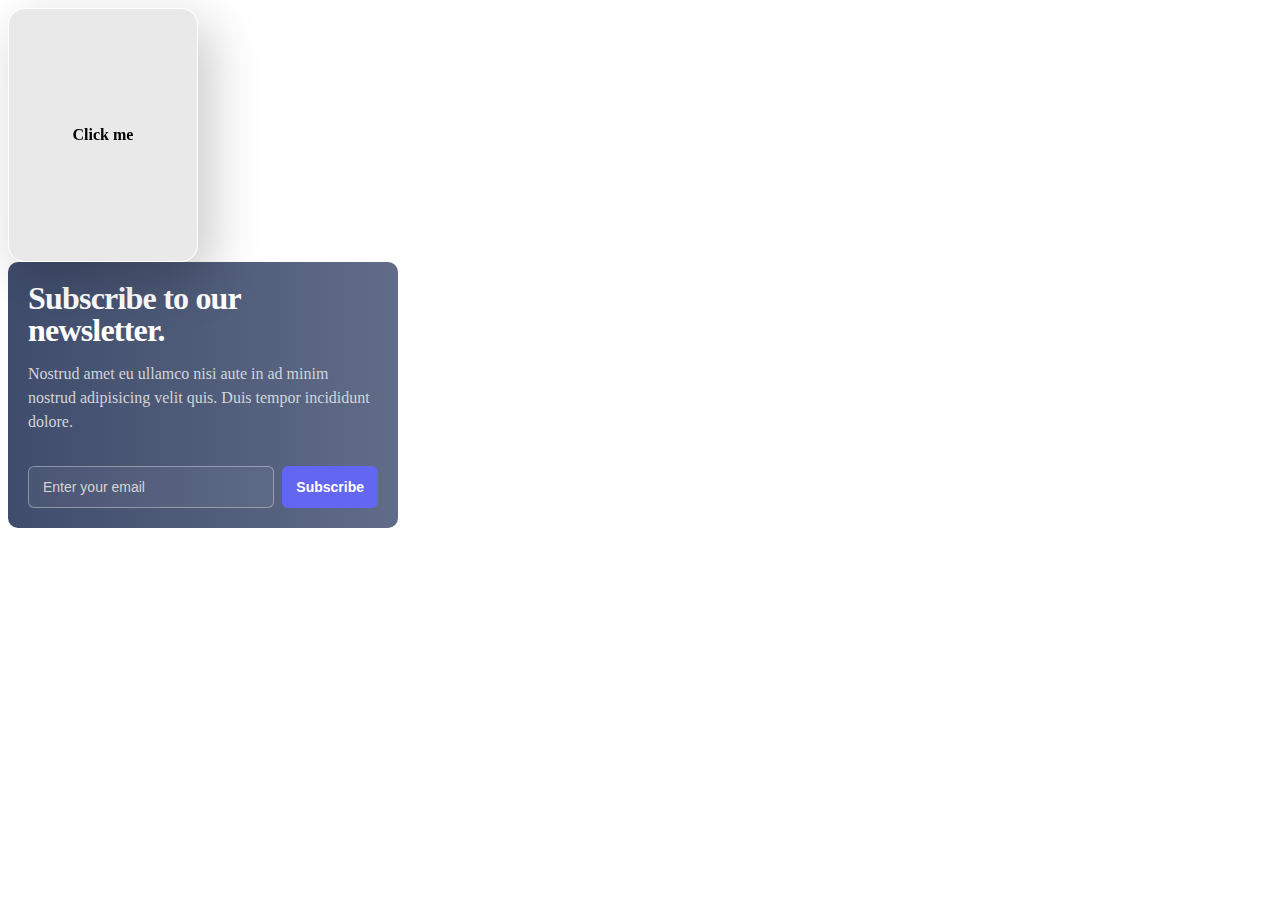
<file: element style/card-style.html>
<!DOCTYPE html>
<html lang="en">
<head>
    <meta charset="UTF-8">
    <meta name="viewport" content="width=device-width, initial-scale=1.0">
    <title>Document</title>
</head>
<style>
    /* From Uiverse.io by SteveBloX */ 
.card {
  box-sizing: border-box;
  width: 190px;
  height: 254px;
  background: rgba(217, 217, 217, 0.58);
  border: 1px solid white;
  box-shadow: 12px 17px 51px rgba(0, 0, 0, 0.22);
  backdrop-filter: blur(6px);
  border-radius: 17px;
  text-align: center;
  cursor: pointer;
  transition: all 0.5s;
  display: flex;
  align-items: center;
  justify-content: center;
  user-select: none;
  font-weight: bolder;
  color: black;
}

.card:hover {
  border: 1px solid black;
  transform: scale(1.05);
}

.card:active {
  transform: scale(0.95) rotateZ(1.7deg);
}



/* From Uiverse.io by Yaya12085 */ 
.form {
  display: flex;
  flex-direction: column;
  background: #606c88;
  background: -webkit-linear-gradient(to right, #3f4c6b, #606c88);
  background: linear-gradient(to right, #3f4c6b, #606c88);
  padding: 20px;
  border-radius: 10px;
  max-width: 350px;
}

.title {
  font-size: 2rem;
  line-height: 2rem;
  font-weight: 700;
  letter-spacing: -0.025em;
  color: #fff;
}

.description {
  line-height: 1.5rem;
  font-size: 1rem;
  margin-top: 1rem;
  color: rgb(209 213 219);
}

.form div {
  display: flex;
  max-width: 28rem;
  margin-top: 1rem;
  column-gap: 0.5rem;
}

.form div input {
  outline: none;
  line-height: 1.5rem;
  font-size: 0.875rem;
  color: rgb(255 255 255 );
  padding: 0.5rem 0.875rem;
  background-color: rgb(255 255 255 / 0.05);
  border: 1px solid rgba(253, 253, 253, 0.363);
  border-radius: 0.375rem;
  flex: 1 1 auto;
}

.form div input::placeholder {
  color: rgb(216, 212, 212);
}

.form div input:focus {
  border: 1px solid rgb(99 102 241);
}

.form div button {
  color: #fff;
  font-weight: 600;
  font-size: 0.875rem;
  line-height: 1.25rem;
  padding: 0.625rem 0.875rem;
  background-color: rgb(99 102 241);
  border-radius: 0.375rem;
  border: none;
  outline: none;
}
</style>
<body>
<!-- From Uiverse.io by SteveBloX --> 
<div class="card">
  Click me
</div>



<!-- From Uiverse.io by Yaya12085 --> 
<form class="form">
  <span class="title">Subscribe to our newsletter.</span>
  <p class="description">Nostrud amet eu ullamco nisi aute in ad minim nostrud adipisicing velit quis. Duis tempor incididunt dolore.</p>
  <div>
    <input placeholder="Enter your email" type="email" name="email" id="email-address">
    <button type="submit">Subscribe</button>
  </div>
</form>
</body>
</html>
</file>
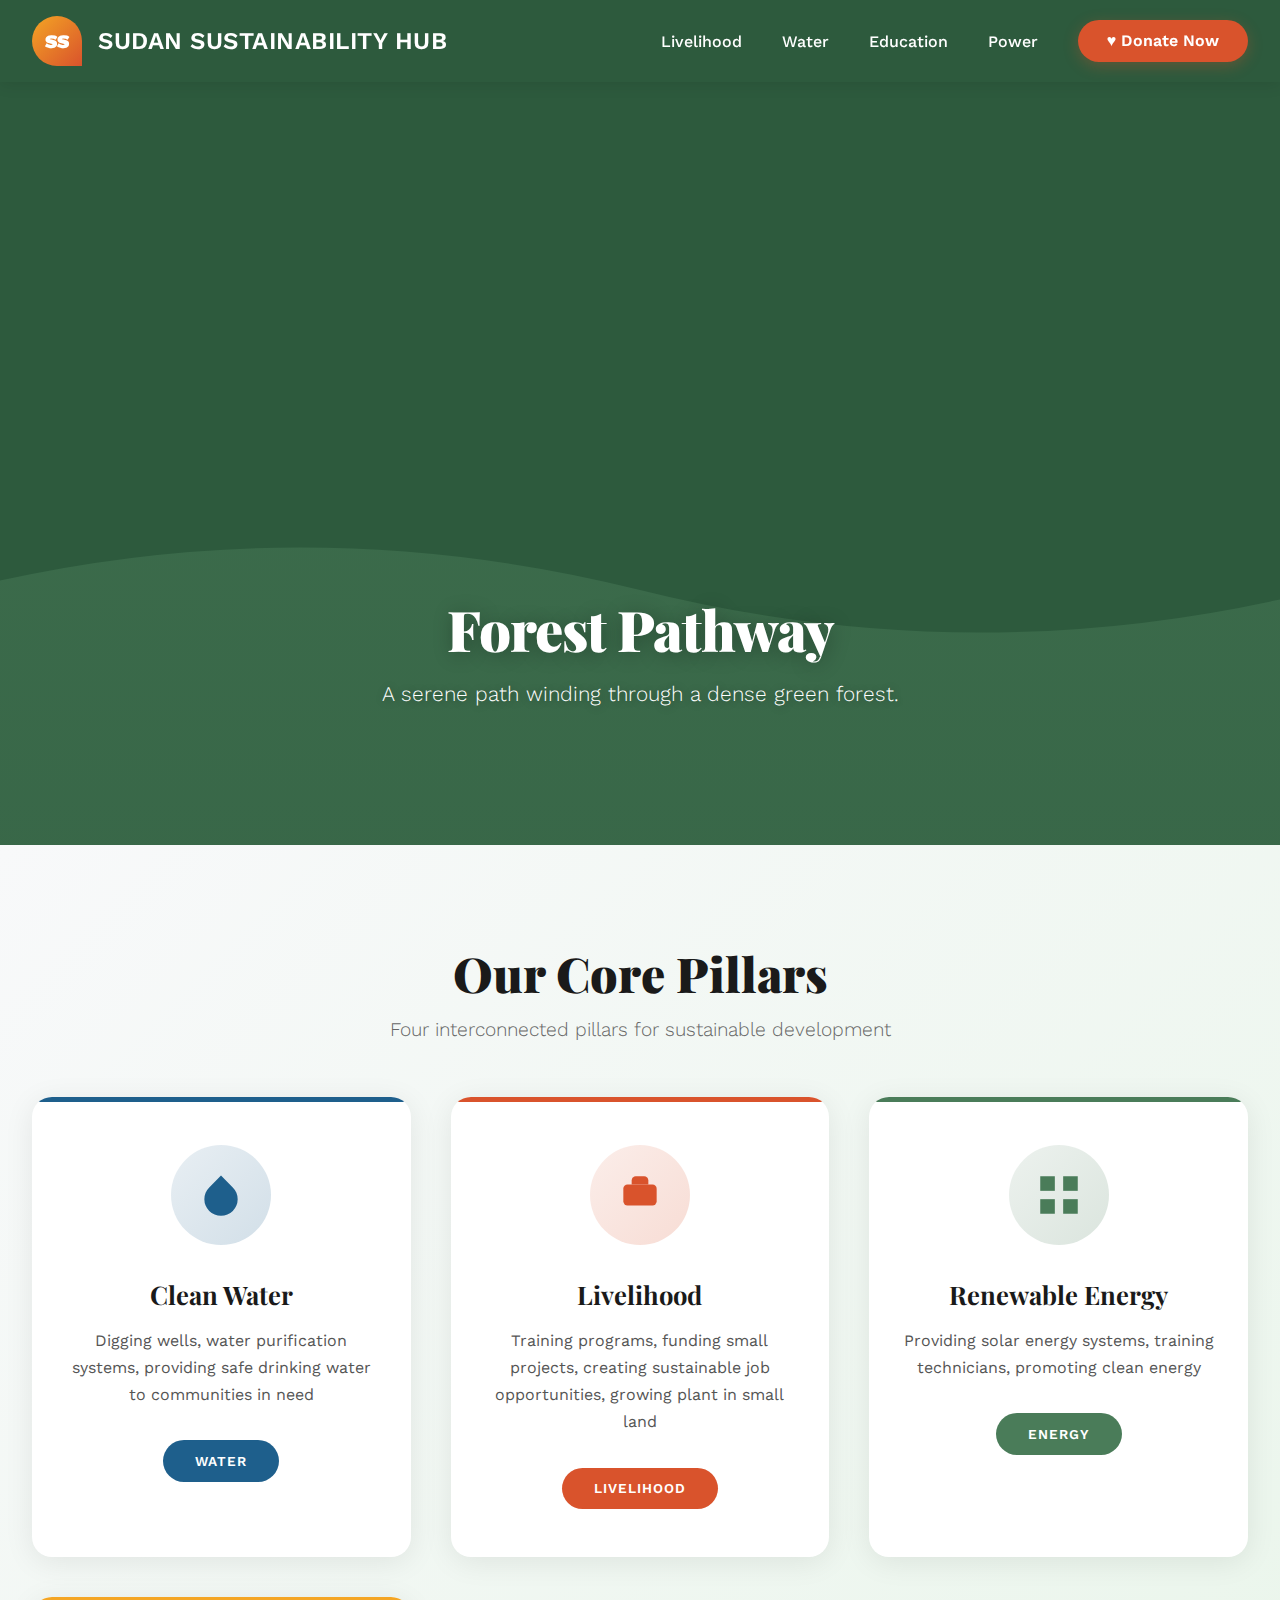
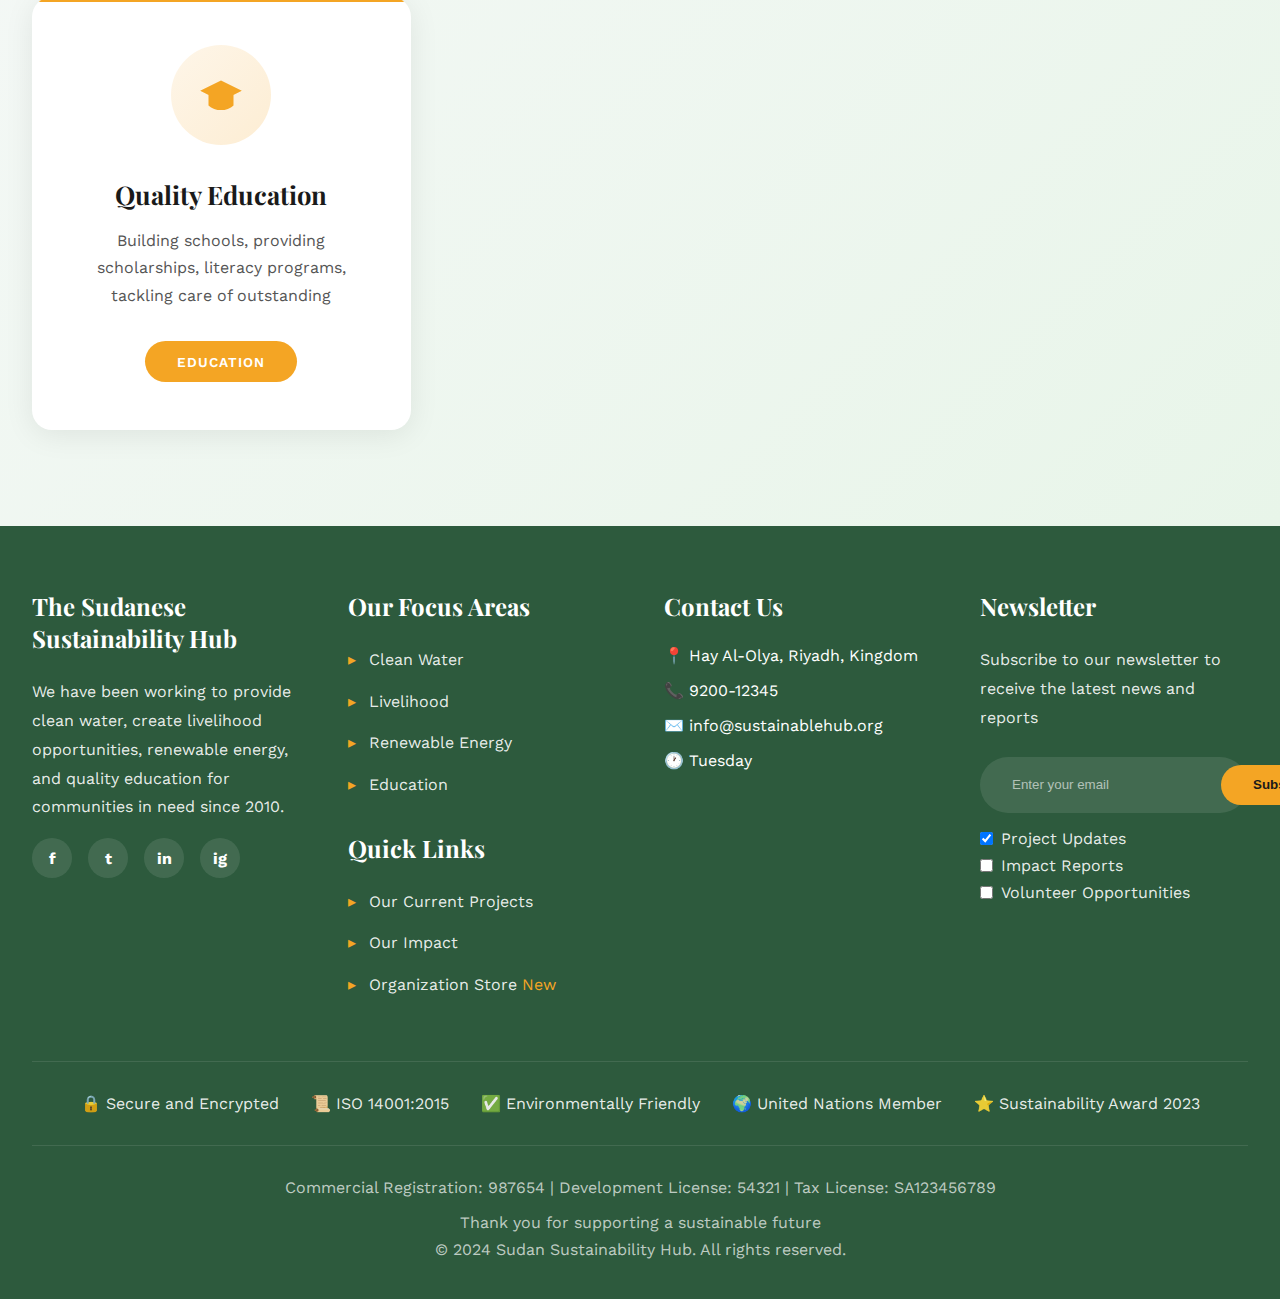
<file: SSH POLICY/jQuery hide.html>
<!DOCTYPE html>
<html lang="en">
<head>
    <meta charset="UTF-8">
    <meta name="viewport" content="width=device-width, initial-scale=1.0">
    <title>Sudan Sustainability Hub - Building Sustainable Communities</title>
    <link href="https://fonts.googleapis.com/css2?family=Playfair+Display:wght@700;900&family=Work+Sans:wght@300;400;500;600&display=swap" rel="stylesheet">
    <script src="https://code.jquery.com/jquery-3.6.4.min.js"></script>
    <style>
        :root {
            --primary-green: #2d5a3d;
            --accent-green: #4a7c59;
            --light-green: #e8f5e9;
            --blue: #1e5f8c;
            --orange: #d9532c;
            --yellow: #f4a524;
            --dark: #1a1a1a;
            --light: #f8f9fa;
            --white: #ffffff;
        }

        * {
            margin: 0;
            padding: 0;
            box-sizing: border-box;
        }

        body {
            font-family: 'Work Sans', sans-serif;
            color: var(--dark);
            overflow-x: hidden;
            background: var(--white);
        }

        /* Navigation */
        nav {
            position: fixed;
            top: 0;
            width: 100%;
            background: var(--primary-green);
            padding: 1rem 2rem;
            z-index: 1000;
            box-shadow: 0 2px 15px rgba(0,0,0,0.1);
            animation: slideDown 0.6s ease-out;
        }

        @keyframes slideDown {
            from {
                transform: translateY(-100%);
                opacity: 0;
            }
            to {
                transform: translateY(0);
                opacity: 1;
            }
        }

        nav .container {
            max-width: 1400px;
            margin: 0 auto;
            display: flex;
            justify-content: space-between;
            align-items: center;
        }

        .logo {
            display: flex;
            align-items: center;
            gap: 1rem;
            color: var(--white);
            font-size: 1.5rem;
            font-weight: 600;
            letter-spacing: 0.5px;
        }

        .logo-icon {
            width: 50px;
            height: 50px;
            background: linear-gradient(135deg, var(--yellow) 0%, var(--orange) 100%);
            border-radius: 50% 50% 0 50%;
            display: flex;
            align-items: center;
            justify-content: center;
            color: var(--white);
            font-weight: 900;
            font-size: 1.2rem;
        }

        nav ul {
            display: flex;
            gap: 2.5rem;
            list-style: none;
            align-items: center;
        }

        nav a {
            color: var(--white);
            text-decoration: none;
            font-weight: 500;
            transition: all 0.3s ease;
            position: relative;
            cursor: pointer;
        }

        nav a:not(.donate-btn):hover {
            color: var(--yellow);
        }

        nav a:not(.donate-btn)::after {
            content: '';
            position: absolute;
            bottom: -5px;
            left: 0;
            width: 0;
            height: 2px;
            background: var(--yellow);
            transition: width 0.3s ease;
        }

        nav a:not(.donate-btn):hover::after {
            width: 100%;
        }

        .donate-btn {
            background: var(--orange);
            padding: 0.7rem 1.8rem;
            border-radius: 50px;
            font-weight: 600;
            box-shadow: 0 4px 15px rgba(217, 83, 44, 0.3);
            transition: all 0.3s ease;
        }

        .donate-btn:hover {
            background: #b8441f;
            transform: translateY(-2px);
            box-shadow: 0 6px 25px rgba(217, 83, 44, 0.4);
        }

        /* Hero Section */
        .hero {
            margin-top: 80px;
            height: 85vh;
            position: relative;
            overflow: hidden;
            background: linear-gradient(rgba(45, 90, 61, 0.4), rgba(45, 90, 61, 0.6)), 
                        url('data:image/svg+xml,%3Csvg xmlns="http://www.w3.org/2000/svg" viewBox="0 0 1600 900"%3E%3Crect fill="%232d5a3d" width="1600" height="900"/%3E%3Cpath fill="%234a7c59" d="M0 600 Q400 500 800 600 T1600 600 L1600 900 L0 900 Z"/%3E%3C/svg%3E');
            background-size: cover;
            background-position: center;
        }

        .hero-content {
            position: absolute;
            bottom: 15%;
            left: 50%;
            transform: translateX(-50%);
            text-align: center;
            color: var(--white);
            width: 90%;
            max-width: 900px;
            animation: fadeInUp 1s ease-out 0.3s both;
        }

        @keyframes fadeInUp {
            from {
                opacity: 0;
                transform: translate(-50%, 30px);
            }
            to {
                opacity: 1;
                transform: translate(-50%, 0);
            }
        }

        .hero-content h1 {
            font-family: 'Playfair Display', serif;
            font-size: 3.5rem;
            font-weight: 900;
            margin-bottom: 1rem;
            text-shadow: 2px 2px 20px rgba(0,0,0,0.3);
            letter-spacing: -1px;
        }

        .hero-content p {
            font-size: 1.3rem;
            font-weight: 300;
            margin-bottom: 1.5rem;
            text-shadow: 1px 1px 10px rgba(0,0,0,0.3);
        }

        /* Core Pillars Section */
        .pillars {
            padding: 6rem 2rem;
            background: linear-gradient(135deg, #f8f9fa 0%, #e8f5e9 100%);
        }

        .container {
            max-width: 1400px;
            margin: 0 auto;
        }

        .section-title {
            text-align: center;
            margin-bottom: 3.5rem;
            animation: fadeIn 1s ease-out;
        }

        @keyframes fadeIn {
            from { opacity: 0; }
            to { opacity: 1; }
        }

        .section-title h2 {
            font-family: 'Playfair Display', serif;
            font-size: 3rem;
            font-weight: 900;
            color: var(--dark);
            margin-bottom: 0.8rem;
        }

        .section-title p {
            font-size: 1.2rem;
            color: #666;
            font-weight: 300;
        }

        .pillars-grid {
            display: grid;
            grid-template-columns: repeat(auto-fit, minmax(280px, 1fr));
            gap: 2.5rem;
        }

        .pillar-card {
            background: var(--white);
            border-radius: 20px;
            padding: 3rem 2rem;
            text-align: center;
            box-shadow: 0 5px 30px rgba(0,0,0,0.08);
            transition: all 0.4s cubic-bezier(0.4, 0, 0.2, 1);
            position: relative;
            overflow: hidden;
            animation: slideUp 0.6s ease-out both;
        }

        .pillar-card:nth-child(1) { animation-delay: 0.1s; }
        .pillar-card:nth-child(2) { animation-delay: 0.2s; }
        .pillar-card:nth-child(3) { animation-delay: 0.3s; }
        .pillar-card:nth-child(4) { animation-delay: 0.4s; }

        @keyframes slideUp {
            from {
                opacity: 0;
                transform: translateY(40px);
            }
            to {
                opacity: 1;
                transform: translateY(0);
            }
        }

        .pillar-card::before {
            content: '';
            position: absolute;
            top: 0;
            left: 0;
            width: 100%;
            height: 5px;
            transition: height 0.4s ease;
        }

        .pillar-card:nth-child(1)::before { background: var(--blue); }
        .pillar-card:nth-child(2)::before { background: var(--orange); }
        .pillar-card:nth-child(3)::before { background: var(--accent-green); }
        .pillar-card:nth-child(4)::before { background: var(--yellow); }

        .pillar-card:hover {
            transform: translateY(-10px);
            box-shadow: 0 15px 50px rgba(0,0,0,0.15);
        }

        .pillar-card:hover::before {
            height: 100%;
            opacity: 0.05;
        }

        .pillar-icon {
            width: 100px;
            height: 100px;
            margin: 0 auto 2rem;
            display: flex;
            align-items: center;
            justify-content: center;
            border-radius: 50%;
            transition: all 0.4s ease;
        }

        .pillar-card:nth-child(1) .pillar-icon { 
            background: linear-gradient(135deg, rgba(30, 95, 140, 0.1) 0%, rgba(30, 95, 140, 0.2) 100%); 
        }
        .pillar-card:nth-child(2) .pillar-icon { 
            background: linear-gradient(135deg, rgba(217, 83, 44, 0.1) 0%, rgba(217, 83, 44, 0.2) 100%); 
        }
        .pillar-card:nth-child(3) .pillar-icon { 
            background: linear-gradient(135deg, rgba(74, 124, 89, 0.1) 0%, rgba(74, 124, 89, 0.2) 100%); 
        }
        .pillar-card:nth-child(4) .pillar-icon { 
            background: linear-gradient(135deg, rgba(244, 165, 36, 0.1) 0%, rgba(244, 165, 36, 0.2) 100%); 
        }

        .pillar-card:hover .pillar-icon {
            transform: scale(1.1) rotate(5deg);
        }

        .icon-svg {
            width: 50px;
            height: 50px;
        }

        .pillar-card:nth-child(1) .icon-svg { fill: var(--blue); }
        .pillar-card:nth-child(2) .icon-svg { fill: var(--orange); }
        .pillar-card:nth-child(3) .icon-svg { fill: var(--accent-green); }
        .pillar-card:nth-child(4) .icon-svg { fill: var(--yellow); }

        .pillar-card h3 {
            font-family: 'Playfair Display', serif;
            font-size: 1.6rem;
            font-weight: 700;
            margin-bottom: 1rem;
            color: var(--dark);
        }

        .pillar-card p {
            color: #555;
            line-height: 1.7;
            font-weight: 400;
            margin-bottom: 2rem;
        }

        .pillar-btn {
            display: inline-block;
            padding: 0.8rem 2rem;
            border-radius: 50px;
            text-decoration: none;
            font-weight: 600;
            color: var(--white);
            transition: all 0.3s ease;
            text-transform: uppercase;
            font-size: 0.85rem;
            letter-spacing: 1px;
            cursor: pointer;
        }

        .pillar-card:nth-child(1) .pillar-btn { background: var(--blue); }
        .pillar-card:nth-child(2) .pillar-btn { background: var(--orange); }
        .pillar-card:nth-child(3) .pillar-btn { background: var(--accent-green); }
        .pillar-card:nth-child(4) .pillar-btn { background: var(--yellow); }

        .pillar-btn:hover {
            transform: scale(1.05);
            box-shadow: 0 5px 20px rgba(0,0,0,0.2);
        }

        /* Projects Pages */
        .livelihood-projects,
        .energy-projects {
            padding: 8rem 2rem 6rem;
            min-height: 100vh;
            display: none;
        }

        .livelihood-projects {
            background: linear-gradient(135deg, #f8f9fa 0%, #e8f5e9 100%);
        }

        .energy-projects {
            background: linear-gradient(135deg, #f8f9fa 0%, #e1f5fe 100%);
        }

        .projects-grid {
            display: grid;
            grid-template-columns: repeat(auto-fit, minmax(320px, 1fr));
            gap: 2.5rem;
            margin-top: 3rem;
        }

        .project-card {
            background: var(--white);
            border-radius: 20px;
            overflow: hidden;
            box-shadow: 0 5px 30px rgba(0,0,0,0.08);
            transition: all 0.4s cubic-bezier(0.4, 0, 0.2, 1);
        }

        .project-card:hover {
            transform: translateY(-10px);
            box-shadow: 0 15px 50px rgba(0,0,0,0.15);
        }

        .project-image {
            height: 250px;
            background-size: cover;
            background-position: center;
        }

        .project-status {
            display: flex;
            justify-content: space-between;
            padding: 1.5rem;
            gap: 0.5rem;
            flex-wrap: wrap;
        }

        .status-badge,
        .location-badge {
            padding: 0.5rem 1rem;
            border-radius: 50px;
            font-size: 0.85rem;
            font-weight: 600;
        }

        .status-badge.ongoing {
            background: rgba(30, 95, 140, 0.1);
            color: var(--blue);
        }

        .status-badge.new {
            background: rgba(244, 165, 36, 0.1);
            color: var(--orange);
        }

        .location-badge {
            background: rgba(45, 90, 61, 0.1);
            color: var(--primary-green);
        }

        .project-card h3 {
            font-family: 'Playfair Display', serif;
            font-size: 1.5rem;
            font-weight: 700;
            padding: 0 1.5rem;
            margin-bottom: 1rem;
        }

        .project-card p {
            padding: 0 1.5rem;
            color: #555;
            line-height: 1.7;
            margin-bottom: 2rem;
        }

        .support-btn {
            width: calc(100% - 3rem);
            margin: 0 1.5rem 1.5rem;
            padding: 1rem;
            background: var(--orange);
            color: var(--white);
            border: none;
            border-radius: 50px;
            font-weight: 600;
            cursor: pointer;
            transition: all 0.3s ease;
        }

        .support-btn:hover {
            transform: translateY(-2px);
            box-shadow: 0 5px 20px rgba(0,0,0,0.2);
        }

        .support-btn.energy {
            background: var(--accent-green);
        }

        .back-home-btn {
            padding: 1rem 2.5rem;
            background: var(--primary-green);
            color: var(--white);
            border: none;
            border-radius: 50px;
            font-weight: 600;
            cursor: pointer;
            transition: all 0.3s ease;
        }

        .back-home-btn:hover {
            background: var(--accent-green);
            transform: translateY(-2px);
        }

        /* Footer */
        footer {
            background: var(--primary-green);
            color: var(--white);
            padding: 4rem 2rem 2rem;
        }

        .footer-content {
            max-width: 1400px;
            margin: 0 auto;
            display: grid;
            grid-template-columns: repeat(auto-fit, minmax(250px, 1fr));
            gap: 3rem;
            margin-bottom: 3rem;
        }

        .footer-section h3 {
            font-family: 'Playfair Display', serif;
            font-size: 1.5rem;
            margin-bottom: 1.5rem;
        }

        .footer-section p,
        .footer-section ul {
            color: rgba(255,255,255,0.9);
            line-height: 1.8;
        }

        .footer-section ul {
            list-style: none;
        }

        .footer-section ul li {
            margin-bottom: 0.8rem;
        }

        .footer-section ul li::before {
            content: '▸ ';
            color: var(--yellow);
            margin-right: 0.5rem;
        }

        .footer-section a {
            color: rgba(255,255,255,0.9);
            text-decoration: none;
            transition: color 0.3s ease;
        }

        .footer-section a:hover {
            color: var(--yellow);
        }

        .contact-info {
            display: flex;
            flex-direction: column;
            gap: 1rem;
        }

        .contact-item {
            display: flex;
            align-items: flex-start;
            gap: 1rem;
        }

        .newsletter-form {
            display: flex;
            gap: 0.5rem;
            margin-top: 1.5rem;
            background: rgba(255,255,255,0.1);
            padding: 0.5rem;
            border-radius: 50px;
        }

        .newsletter-form input {
            flex: 1;
            padding: 0.8rem 1.5rem;
            border: none;
            border-radius: 50px;
            background: transparent;
            color: var(--white);
        }

        .newsletter-form input::placeholder {
            color: rgba(255,255,255,0.6);
        }

        .newsletter-form button {
            padding: 0.8rem 2rem;
            background: var(--yellow);
            color: var(--dark);
            border: none;
            border-radius: 50px;
            font-weight: 600;
            cursor: pointer;
            transition: all 0.3s ease;
        }

        .newsletter-form button:hover {
            background: var(--orange);
            color: var(--white);
        }

        .newsletter-options {
            margin-top: 1rem;
            display: flex;
            flex-direction: column;
            gap: 0.5rem;
        }

        .checkbox-label {
            display: flex;
            align-items: center;
            gap: 0.5rem;
            cursor: pointer;
            color: rgba(255,255,255,0.9);
        }

        .social-links {
            display: flex;
            gap: 1rem;
            margin-top: 1rem;
        }

        .social-btn {
            width: 40px;
            height: 40px;
            border-radius: 50%;
            background: rgba(255,255,255,0.1);
            display: flex;
            align-items: center;
            justify-content: center;
            transition: all 0.3s ease;
            cursor: pointer;
            color: var(--white);
            font-weight: bold;
        }

        .social-btn:hover {
            background: var(--yellow);
            color: var(--dark);
            transform: translateY(-3px);
        }

        .footer-badges {
            display: flex;
            flex-wrap: wrap;
            gap: 2rem;
            justify-content: center;
            padding: 2rem 0;
            border-top: 1px solid rgba(255,255,255,0.1);
            margin-top: 2rem;
        }

        .badge {
            display: flex;
            align-items: center;
            gap: 0.5rem;
            color: rgba(255,255,255,0.9);
        }

        .footer-bottom {
            text-align: center;
            padding-top: 2rem;
            border-top: 1px solid rgba(255,255,255,0.1);
            color: rgba(255,255,255,0.7);
        }

        .footer-bottom p {
            margin-bottom: 0.5rem;
        }

        /* Responsive */
        @media (max-width: 768px) {
            nav ul {
                gap: 1rem;
                font-size: 0.9rem;
            }

            .hero-content h1 {
                font-size: 2.5rem;
            }

            .section-title h2 {
                font-size: 2.2rem;
            }

            .projects-grid {
                grid-template-columns: 1fr;
            }
        }

        @media (max-width: 480px) {
            .logo {
                font-size: 1.2rem;
            }
            
            nav ul {
                display: none;
            }

            .hero-content h1 {
                font-size: 2rem;
            }
        }
    </style>
</head>
<body>

    <!-- Navigation -->
    <nav>
        <div class="container">
            <div class="logo">
                <div class="logo-icon">SS</div>
                SUDAN SUSTAINABILITY HUB
            </div>
            <ul>
                <li><a class="nav-livelihood">Livelihood</a></li>
                <li><a class="nav-water">Water</a></li>
                <li><a class="nav-education">Education</a></li>
                <li><a class="nav-power">Power</a></li>
                <li><a href="#donate" class="donate-btn">♥ Donate Now</a></li>
            </ul>
        </div>
    </nav>

    <!-- Hero Section -->
    <section class="hero" id="hero">
        <div class="hero-content">
            <h1>Forest Pathway</h1>
            <p>A serene path winding through a dense green forest.</p>
        </div>
    </section>

    <!-- Core Pillars Section -->
    <section class="pillars" id="home-pillars">
        <div class="container">
            <div class="section-title">
                <h2>Our Core Pillars</h2>
                <p>Four interconnected pillars for sustainable development</p>
            </div>
            <div class="pillars-grid">
                
                <!-- Clean Water -->
                <div class="pillar-card">
                    <div class="pillar-icon">
                        <svg class="icon-svg" viewBox="0 0 24 24" xmlns="http://www.w3.org/2000/svg">
                            <path d="M12 2.69l5.66 5.66a8 8 0 1 1-11.31 0z"/>
                        </svg>
                    </div>
                    <h3>Clean Water</h3>
                    <p>Digging wells, water purification systems, providing safe drinking water to communities in need</p>
                    <a class="pillar-btn pillar-water">Water</a>
                </div>

                <!-- Livelihood -->
                <div class="pillar-card">
                    <div class="pillar-icon">
                        <svg class="icon-svg" viewBox="0 0 24 24" xmlns="http://www.w3.org/2000/svg">
                            <rect x="4" y="7" width="16" height="10" rx="2"/>
                            <path d="M8 7V5a2 2 0 0 1 2-2h4a2 2 0 0 1 2 2v2"/>
                        </svg>
                    </div>
                    <h3>Livelihood</h3>
                    <p>Training programs, funding small projects, creating sustainable job opportunities, growing plant in small land</p>
                    <a class="pillar-btn pillar-livelihood">Livelihood</a>
                </div>

                <!-- Renewable Energy -->
                <div class="pillar-card">
                    <div class="pillar-icon">
                        <svg class="icon-svg" viewBox="0 0 24 24" xmlns="http://www.w3.org/2000/svg">
                            <rect x="3" y="3" width="7" height="7"/>
                            <rect x="14" y="3" width="7" height="7"/>
                            <rect x="14" y="14" width="7" height="7"/>
                            <rect x="3" y="14" width="7" height="7"/>
                        </svg>
                    </div>
                    <h3>Renewable Energy</h3>
                    <p>Providing solar energy systems, training technicians, promoting clean energy</p>
                    <a class="pillar-btn pillar-energy">Energy</a>
                </div>

                <!-- Quality Education -->
                <div class="pillar-card">
                    <div class="pillar-icon">
                        <svg class="icon-svg" viewBox="0 0 24 24" xmlns="http://www.w3.org/2000/svg">
                            <path d="M22 10v6M2 10l10-5 10 5-10 5z"/>
                            <path d="M6 12v5c3 3 9 3 12 0v-5"/>
                        </svg>
                    </div>
                    <h3>Quality Education</h3>
                    <p>Building schools, providing scholarships, literacy programs, tackling care of outstanding</p>
                    <a class="pillar-btn pillar-education">Education</a>
                </div>

            </div>
        </div>
    </section>

    <!-- Livelihood Projects Page -->
    <section class="livelihood-projects" id="livelihood-page">
        <div class="container">
            <div class="section-title">
                <h2>🧳 Livelihood Projects</h2>
                <p>Empowering communities economically and creating sustainable job opportunities</p>
            </div>
            <div class="projects-grid">
                
                <!-- Project 1 -->
                <div class="project-card">
                    <div class="project-image" style="background: linear-gradient(rgba(0,0,0,0.2), rgba(0,0,0,0.4)), #3d5a80;"></div>
                    <div class="project-status">
                        <span class="status-badge ongoing">⏱ Ongoing</span>
                        <span class="location-badge">📍 Several Countries</span>
                    </div>
                    <h3>Professional Training Programs</h3>
                    <p>Training youth on skills such as electricity, carpentry, sewing and others</p>
                    <button class="support-btn">Support the Project</button>
                </div>

                <!-- Project 2 -->
                <div class="project-card">
                    <div class="project-image" style="background: linear-gradient(rgba(0,0,0,0.2), rgba(0,0,0,0.4)), #4a7c59;"></div>
                    <div class="project-status">
                        <span class="status-badge ongoing">⏱ Ongoing</span>
                        <span class="location-badge">📍 Several Countries</span>
                    </div>
                    <h3>Small Business Financing</h3>
                    <p>Providing microloans and administrative support to business owners</p>
                    <button class="support-btn">Support the Project</button>
                </div>

                <!-- Project 3 -->
                <div class="project-card">
                    <div class="project-image" style="background: linear-gradient(rgba(0,0,0,0.2), rgba(0,0,0,0.4)), #98c1d9;"></div>
                    <div class="project-status">
                        <span class="status-badge new">✨ New</span>
                        <span class="location-badge">📍 5 Countries</span>
                    </div>
                    <h3>Electronic Marketing</h3>
                    <p>Training on digital marketing to sell products locally and globally</p>
                    <button class="support-btn">Support the Project</button>
                </div>

            </div>
            <div style="text-align: center; margin-top: 3rem;">
                <button class="back-home-btn" id="back-home-from-livelihood">← Back to Home</button>
            </div>
        </div>
    </section>

    <!-- Renewable Energy Projects Page -->
    <section class="energy-projects" id="energy-page">
        <div class="container">
            <div class="section-title">
                <h2>☀️ Renewable Energy Projects</h2>
                <p>Providing sustainable and clean energy solutions</p>
            </div>
            <div class="projects-grid">
                
                <!-- Project 1 -->
                <div class="project-card">
                    <div class="project-image" style="background: linear-gradient(rgba(0,0,0,0.2), rgba(0,0,0,0.4)), #4a7c59;"></div>
                    <div class="project-status">
                        <span class="status-badge ongoing">⏱ Ongoing</span>
                        <span class="location-badge">📍 10 Countries</span>
                    </div>
                    <h3>Domestic Solar Energy Systems</h3>
                    <p>Providing integrated solar systems for homes in remote villages</p>
                    <button class="support-btn energy">Support the Project</button>
                </div>

                <!-- Project 2 -->
                <div class="project-card">
                    <div class="project-image" style="background: linear-gradient(rgba(0,0,0,0.2), rgba(0,0,0,0.4)), #293241;"></div>
                    <div class="project-status">
                        <span class="status-badge ongoing">⏱ Ongoing</span>
                        <span class="location-badge">📍 7 Countries</span>
                    </div>
                    <h3>Street Lighting with Solar Energy</h3>
                    <p>Installing solar street lights in streets and public places</p>
                    <button class="support-btn energy">Support the Project</button>
                </div>

                <!-- Project 3 -->
                <div class="project-card">
                    <div class="project-image" style="background: linear-gradient(rgba(0,0,0,0.2), rgba(0,0,0,0.4)), #3d5a80;"></div>
                    <div class="project-status">
                        <span class="status-badge new">✨ New</span>
                        <span class="location-badge">📍 6 Countries</span>
                    </div>
                    <h3>Training Solar Energy Technicians</h3>
                    <p>Training youth in installing and maintaining solar energy systems</p>
                    <button class="support-btn energy">Support the Project</button>
                </div>

            </div>
            <div style="text-align: center; margin-top: 3rem;">
                <button class="back-home-btn" id="back-home-from-energy">← Back to Home</button>
            </div>
        </div>
    </section>

    <!-- Footer -->
    <footer>
        <div class="footer-content">
            
            <!-- About -->
            <div class="footer-section">
                <h3>The Sudanese Sustainability Hub</h3>
                <p>We have been working to provide clean water, create livelihood opportunities, renewable energy, and quality education for communities in need since 2010.</p>
                <div class="social-links">
                    <div class="social-btn">f</div>
                    <div class="social-btn">t</div>
                    <div class="social-btn">in</div>
                    <div class="social-btn">ig</div>
                </div>
            </div>

            <!-- Focus Areas -->
            <div class="footer-section">
                <h3>Our Focus Areas</h3>
                <ul>
                    <li><a href="#">Clean Water</a></li>
                    <li><a href="#">Livelihood</a></li>
                    <li><a href="#">Renewable Energy</a></li>
                    <li><a href="#">Education</a></li>
                </ul>
                <h3 style="margin-top: 2rem;">Quick Links</h3>
                <ul>
                    <li><a href="#">Our Current Projects</a></li>
                    <li><a href="#">Our Impact</a></li>
                    <li><a href="#">Organization Store <span style="color: var(--yellow);">New</span></a></li>
                </ul>
            </div>

            <!-- Contact -->
            <div class="footer-section">
                <h3>Contact Us</h3>
                <div class="contact-info">
                    <div class="contact-item">
                        <span>📍 Hay Al-Olya, Riyadh, Kingdom</span>
                    </div>
                    <div class="contact-item">
                        <span>📞 9200-12345</span>
                    </div>
                    <div class="contact-item">
                        <span>✉️ info@sustainablehub.org</span>
                    </div>
                    <div class="contact-item">
                        <span>🕐 Tuesday</span>
                    </div>
                </div>
            </div>

            <!-- Newsletter -->
            <div class="footer-section">
                <h3>Newsletter</h3>
                <p>Subscribe to our newsletter to receive the latest news and reports</p>
                <form class="newsletter-form" id="newsletterForm">
                    <input type="email" placeholder="Enter your email" required>
                    <button type="submit">Subscribe</button>
                </form>
                <div class="newsletter-options">
                    <label class="checkbox-label">
                        <input type="checkbox" checked class="newsletter-option" data-option="updates">
                        <span>Project Updates</span>
                    </label>
                    <label class="checkbox-label">
                        <input type="checkbox" class="newsletter-option" data-option="reports">
                        <span>Impact Reports</span>
                    </label>
                    <label class="checkbox-label">
                        <input type="checkbox" class="newsletter-option" data-option="volunteer">
                        <span>Volunteer Opportunities</span>
                    </label>
                </div>
            </div>

        </div>

        <!-- Badges -->
        <div class="footer-badges">
            <div class="badge">
                <span>🔒 Secure and Encrypted</span>
            </div>
            <div class="badge">
                <span>📜 ISO 14001:2015</span>
            </div>
            <div class="badge">
                <span>✅ Environmentally Friendly</span>
            </div>
            <div class="badge">
                <span>🌍 United Nations Member</span>
            </div>
            <div class="badge">
                <span>⭐ Sustainability Award 2023</span>
            </div>
        </div>

        <!-- Footer Bottom -->
        <div class="footer-bottom">
            <p>Commercial Registration: 987654 | Development License: 54321 | Tax License: SA123456789</p>
            <p style="margin-top: 1rem;">Thank you for supporting a sustainable future</p>
            <p style="margin-top: 0.5rem;">© 2024 Sudan Sustainability Hub. All rights reserved.</p>
        </div>
    </footer>

    <script>
        // jQuery Document Ready
        $(document).ready(function() {
            // Page navigation functions with jQuery
            $('.nav-livelihood, .pillar-livelihood').on('click', function(e) {
                e.preventDefault();
                $('#hero').hide();
                $('#home-pillars').hide();
                $('#livelihood-page').show();
                $('#energy-page').hide();
                $('html, body').animate({ scrollTop: 0 }, 500);
            });

            $('.nav-power, .pillar-energy').on('click', function(e) {
                e.preventDefault();
                $('#hero').hide();
                $('#home-pillars').hide();
                $('#livelihood-page').hide();
                $('#energy-page').show();
                $('html, body').animate({ scrollTop: 0 }, 500);
            });

            $('#back-home-from-livelihood, #back-home-from-energy').on('click', function(e) {
                e.preventDefault();
                showHomePage();
            });

            $('.nav-water, .pillar-water').on('click', function(e) {
                e.preventDefault();
                alert('The Water page will be available soon!');
            });

            $('.nav-education, .pillar-education').on('click', function(e) {
                e.preventDefault();
                alert('The Education page will be available soon!');
            });

            $('.donate-btn').on('click', function(e) {
                e.preventDefault();
                alert('Thank you for your interest in donating to Sudan Sustainability Hub!\n\nIn a real implementation, this would redirect to a donation page.');
            });

            // Support buttons
            $('.support-btn').on('click', function() {
                const projectTitle = $(this).closest('.project-card').find('h3').text();
                alert(`Thank you for your interest in supporting: "${projectTitle}"!\n\nIn a real implementation, this would open a donation form for this specific project.`);
            });

            // Newsletter form submission
            $('#newsletterForm').on('submit', function(e) {
                e.preventDefault();
                const email = $(this).find('input[type="email"]').val();
                const options = [];
                
                $('.newsletter-option:checked').each(function() {
                    options.push($(this).data('option'));
                });
                
                if (email) {
                    alert(`Thank you for subscribing to our newsletter!\n\nEmail: ${email}\nPreferences: ${options.length > 0 ? options.join(', ') : 'None selected'}`);
                    $(this).find('input[type="email"]').val('');
                    $('.newsletter-option').prop('checked', false);
                    $('.newsletter-option[data-option="updates"]').prop('checked', true);
                }
            });

            // Social buttons
            $('.social-btn').on('click', function() {
                const platform = $(this).text();
                alert(`In a real implementation, this would redirect to our ${platform} social media page.`);
            });

            // Hover effects for cards
            $('.pillar-card, .project-card').hover(
                function() {
                    $(this).addClass('hover-active');
                },
                function() {
                    $(this).removeClass('hover-active');
                }
            );

            // Scroll animations
            $(window).on('scroll', function() {
                $('.pillar-card, .project-card').each(function() {
                    const rect = $(this)[0].getBoundingClientRect();
                    if (rect.top < window.innerHeight - 100) {
                        $(this).css({
                            'opacity': '1',
                            'transform': 'translateY(0)'
                        });
                    }
                });
            });

            // Initialize scroll animation
            $(window).trigger('scroll');
        });

        // Function to show home page (kept for backward compatibility)
        function showHomePage() {
            $('#hero').show();
            $('#home-pillars').show();
            $('#livelihood-page').hide();
            $('#energy-page').hide();
            $('html, body').animate({ scrollTop: 0 }, 500);
        }

        // Function to show page (kept for backward compatibility)
        function showPage(page, event) {
            if (event) event.preventDefault();
            alert('The ' + page.charAt(0).toUpperCase() + page.slice(1) + ' page will be available soon!');
        }

        // Show livelihood projects (kept for backward compatibility)
        function showLivelihoodProjects(event) {
            if (event) event.preventDefault();
            $('#hero').hide();
            $('#home-pillars').hide();
            $('#livelihood-page').show();
            $('#energy-page').hide();
            $('html, body').animate({ scrollTop: 0 }, 500);
        }

        // Show energy projects (kept for backward compatibility)
        function showEnergyProjects(event) {
            if (event) event.preventDefault();
            $('#hero').hide();
            $('#home-pillars').hide();
            $('#livelihood-page').hide();
            $('#energy-page').show();
            $('html, body').animate({ scrollTop: 0 }, 500);
        }
    </script>

</body>
</html>
</file>
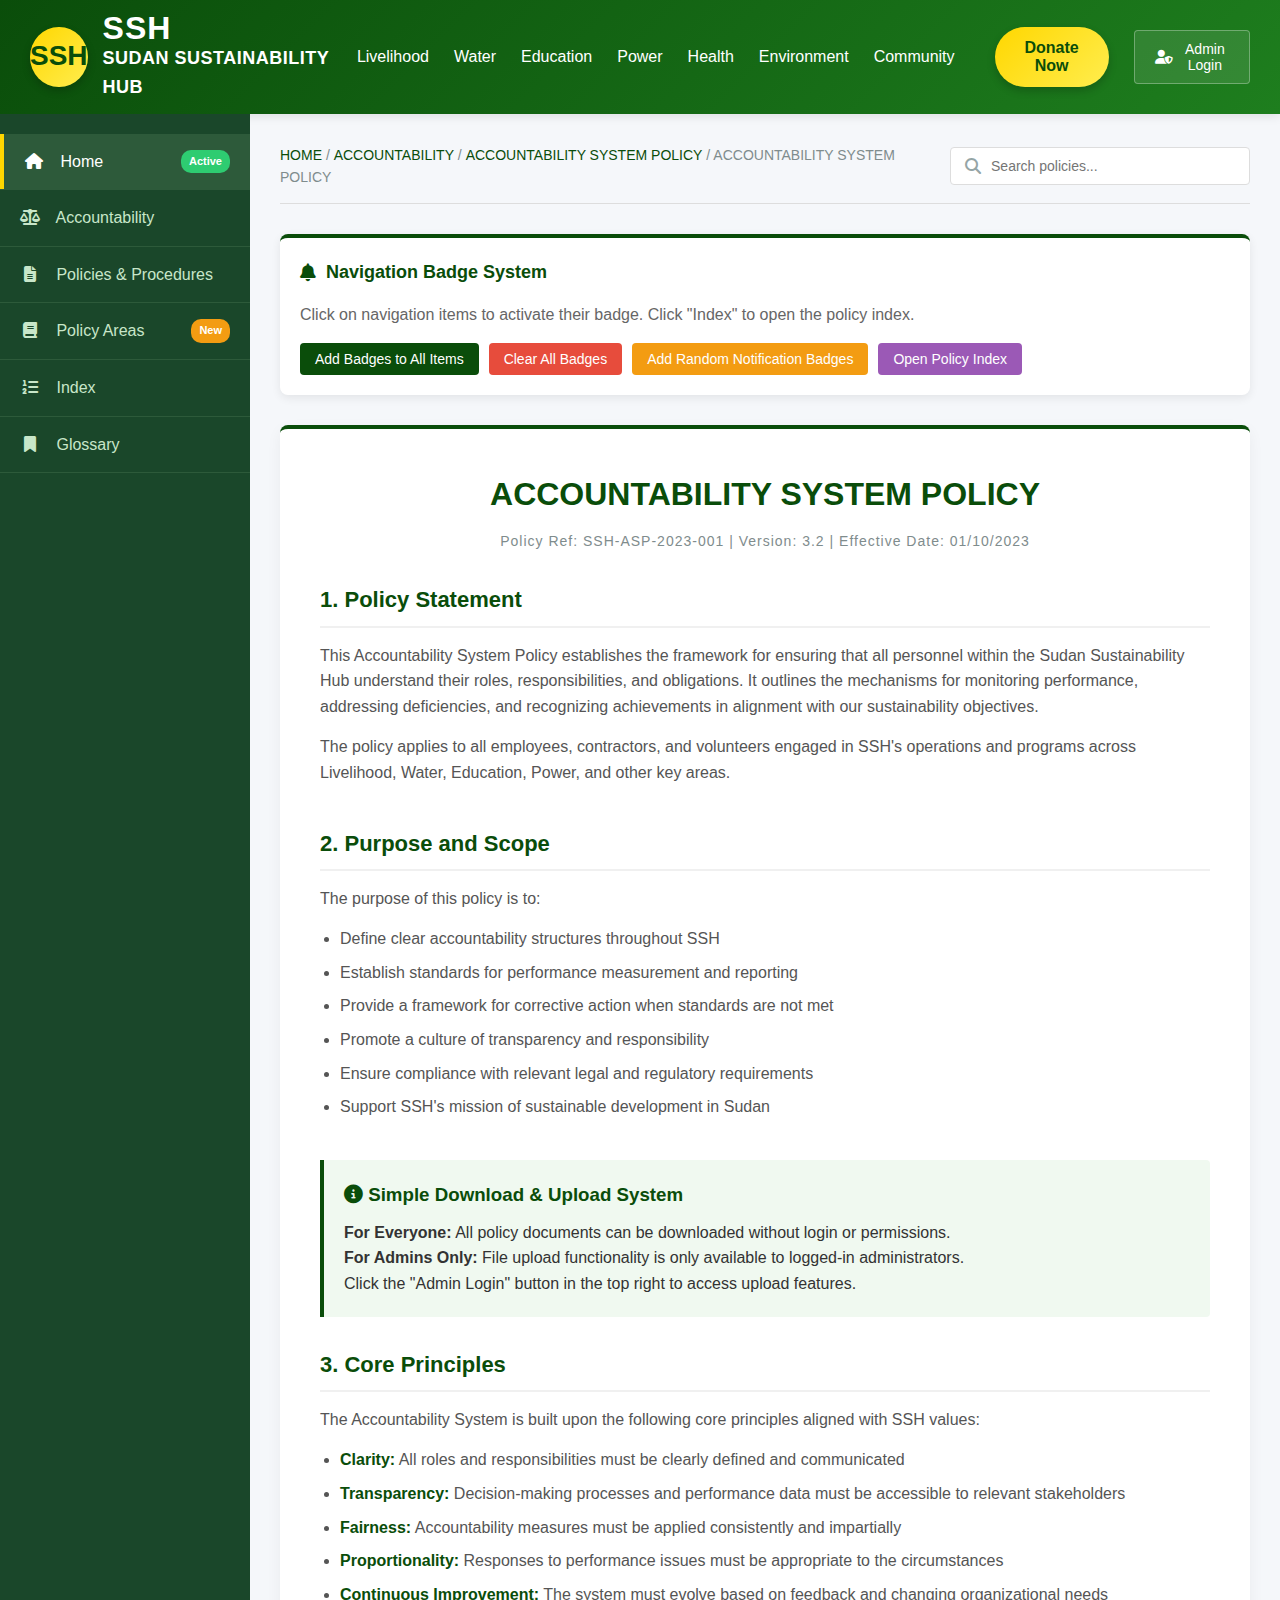
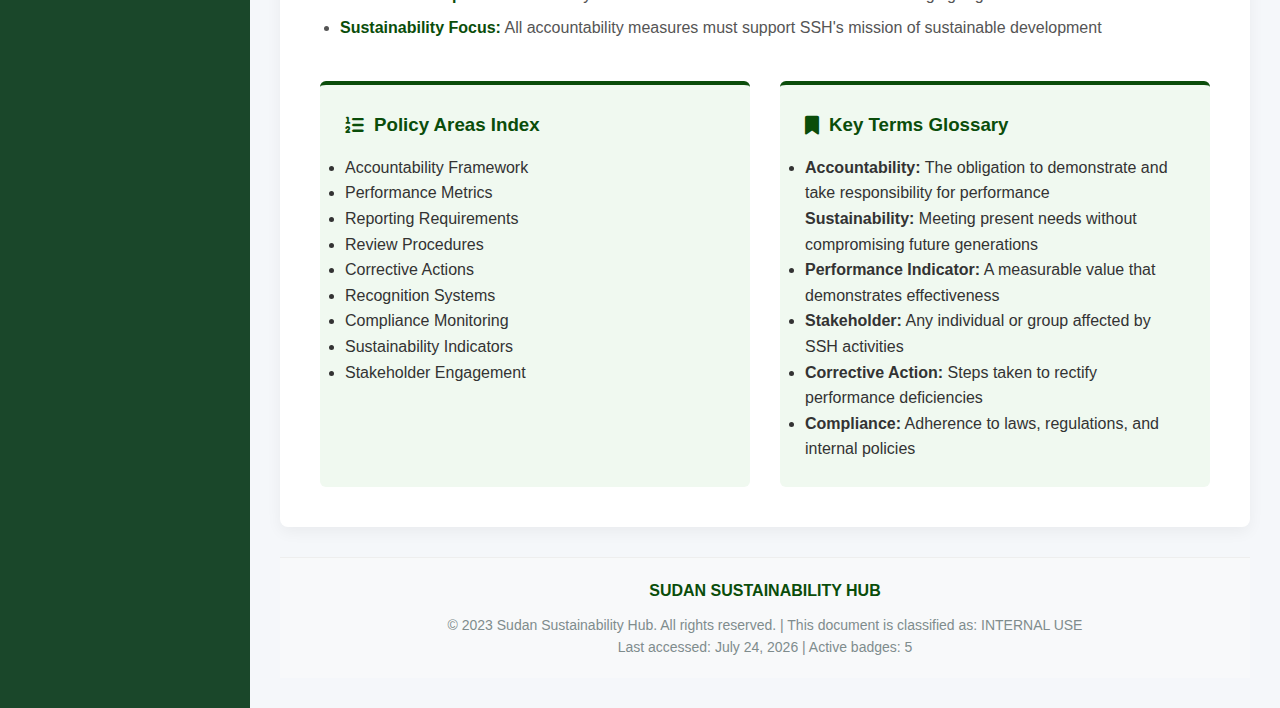
<file: SSH POLICY/policy-SSH.html>
<!DOCTYPE html>
<html lang="en">
<head>
    <meta charset="UTF-8">
    <meta name="viewport" content="width=device-width, initial-scale=1.0">
    <title>Sudan Sustainability Hub - Policy Portal</title>
    <link rel="stylesheet" href="https://cdnjs.cloudflare.com/ajax/libs/font-awesome/6.4.0/css/all.min.css">
    <style>
        * {
            margin: 0;
            padding: 0;
            box-sizing: border-box;
            font-family: 'Segoe UI', Tahoma, Geneva, Verdana, sans-serif;
        }
        
        body {
            background-color: #f5f7fa;
            color: #333;
            line-height: 1.6;
        }
        
        /* Login Modal */
        .login-modal {
            display: none;
            position: fixed;
            top: 0;
            left: 0;
            width: 100%;
            height: 100%;
            background-color: rgba(0, 0, 0, 0.85);
            z-index: 2000;
            justify-content: center;
            align-items: center;
        }
        
        .login-modal.active {
            display: flex;
        }
        
        .login-container {
            background: linear-gradient(135deg, #0a4d0a 0%, #1e7e1e 100%);
            width: 90%;
            max-width: 450px;
            border-radius: 15px;
            overflow: hidden;
            box-shadow: 0 15px 40px rgba(0, 0, 0, 0.4);
            animation: slideIn 0.5s ease-out;
        }
        
        @keyframes slideIn {
            from { transform: translateY(-50px); opacity: 0; }
            to { transform: translateY(0); opacity: 1; }
        }
        
        .login-header {
            background-color: rgba(0, 0, 0, 0.2);
            padding: 30px;
            text-align: center;
            color: white;
        }
        
        .login-header h2 {
            font-size: 28px;
            margin-bottom: 10px;
        }
        
        .login-header p {
            color: #c8e6c9;
            font-size: 14px;
        }
        
        .login-body {
            padding: 30px;
            background-color: white;
        }
        
        .login-form {
            display: flex;
            flex-direction: column;
            gap: 20px;
        }
        
        .form-group {
            display: flex;
            flex-direction: column;
            gap: 8px;
        }
        
        .form-label {
            font-weight: 600;
            color: #0a4d0a;
            font-size: 14px;
        }
        
        .form-input {
            padding: 14px 15px;
            border: 2px solid #ddd;
            border-radius: 8px;
            font-size: 16px;
            transition: all 0.3s;
        }
        
        .form-input:focus {
            outline: none;
            border-color: #0a4d0a;
            box-shadow: 0 0 0 3px rgba(10, 77, 10, 0.1);
        }
        
        .login-btn {
            background: linear-gradient(135deg, #0a4d0a 0%, #1e7e1e 100%);
            color: white;
            border: none;
            padding: 16px;
            border-radius: 8px;
            font-size: 16px;
            font-weight: 600;
            cursor: pointer;
            transition: all 0.3s;
            margin-top: 10px;
        }
        
        .login-btn:hover {
            transform: translateY(-2px);
            box-shadow: 0 5px 15px rgba(10, 77, 10, 0.3);
        }
        
        .login-footer {
            text-align: center;
            padding: 20px;
            background-color: #f8f9fa;
            border-top: 1px solid #eee;
        }
        
        .login-footer p {
            color: #7f8c8d;
            font-size: 14px;
        }
        
        .close-login {
            position: absolute;
            top: 20px;
            right: 20px;
            background: none;
            border: none;
            color: white;
            font-size: 24px;
            cursor: pointer;
            z-index: 2001;
        }
        
        /* Admin Controls */
        .admin-controls {
            background: linear-gradient(135deg, #2c3e50 0%, #4a6491 100%);
            color: white;
            padding: 15px 30px;
            display: none;
            justify-content: space-between;
            align-items: center;
            box-shadow: 0 3px 10px rgba(0, 0, 0, 0.1);
        }
        
        .admin-controls.active {
            display: flex;
        }
        
        .admin-info {
            display: flex;
            align-items: center;
            gap: 15px;
        }
        
        .admin-avatar {
            width: 40px;
            height: 40px;
            background: linear-gradient(135deg, #ffd700 0%, #ffed4e 100%);
            border-radius: 50%;
            display: flex;
            align-items: center;
            justify-content: center;
            font-weight: 700;
            color: #2c3e50;
        }
        
        .admin-details h4 {
            font-size: 16px;
            margin-bottom: 3px;
        }
        
        .admin-details p {
            font-size: 12px;
            color: #bdc3c7;
        }
        
        .admin-actions {
            display: flex;
            gap: 15px;
            align-items: center;
        }
        
        .admin-btn {
            background-color: rgba(255, 255, 255, 0.2);
            color: white;
            border: 1px solid rgba(255, 255, 255, 0.3);
            padding: 8px 16px;
            border-radius: 4px;
            cursor: pointer;
            font-size: 14px;
            transition: all 0.3s;
            display: flex;
            align-items: center;
            gap: 8px;
        }
        
        .admin-btn:hover {
            background-color: rgba(255, 255, 255, 0.3);
        }
        
        .admin-btn.logout {
            background-color: #e74c3c;
            border-color: #e74c3c;
        }
        
        .admin-btn.logout:hover {
            background-color: #c0392b;
        }
        
        /* Permission Badge */
        .permission-badge {
            background-color: #9b59b6;
            color: white;
            padding: 4px 10px;
            border-radius: 20px;
            font-size: 11px;
            font-weight: 600;
            letter-spacing: 0.5px;
        }
        
        /* Top Header */
        .top-header {
            display: none;
            background: linear-gradient(135deg, #0a4d0a 0%, #1e7e1e 100%);
            color: white;
            padding: 12px 30px;
            display: flex;
            justify-content: space-between;
            align-items: center;
            box-shadow: 0 2px 10px rgba(0, 0, 0, 0.1);
        }
        
        .logo-container {
            display: flex;
            align-items: center;
            gap: 15px;
        }
        
        .logo-circle {
            width: 60px;
            height: 60px;
            background: linear-gradient(135deg, #ffd700 0%, #ffed4e 100%);
            border-radius: 50%;
            display: flex;
            align-items: center;
            justify-content: center;
            font-weight: 900;
            font-size: 28px;
            color: #0a4d0a;
            box-shadow: 0 4px 8px rgba(0, 0, 0, 0.2);
        }
        
        .logo-text {
            display: flex;
            flex-direction: column;
        }
        
        .logo-abbr {
            font-size: 32px;
            font-weight: 900;
            letter-spacing: 1px;
            line-height: 1;
        }
        
        .logo-full {
            font-size: 18px;
            font-weight: 600;
            letter-spacing: 0.5px;
        }
        
        .header-nav {
            display: flex;
            gap: 25px;
            align-items: center;
        }
        
        .nav-item-top {
            color: white;
            text-decoration: none;
            font-weight: 500;
            font-size: 16px;
            padding: 8px 0;
            position: relative;
            transition: all 0.3s;
        }
        
        .nav-item-top:hover {
            color: #ffd700;
        }
        
        .nav-item-top:hover::after {
            content: '';
            position: absolute;
            bottom: 0;
            left: 0;
            width: 100%;
            height: 3px;
            background-color: #ffd700;
            border-radius: 2px;
        }
        
        .donate-btn {
            background: linear-gradient(135deg, #ffd700 0%, #ffed4e 100%);
            color: #0a4d0a;
            border: none;
            padding: 12px 24px;
            border-radius: 30px;
            font-weight: 700;
            font-size: 16px;
            cursor: pointer;
            transition: all 0.3s;
            box-shadow: 0 4px 8px rgba(0, 0, 0, 0.2);
            margin-left: 15px;
        }
        
        .donate-btn:hover {
            transform: translateY(-3px);
            box-shadow: 0 6px 12px rgba(0, 0, 0, 0.25);
        }
        
        .login-link {
            background-color: rgba(255, 255, 255, 0.1);
            color: white;
            border: 1px solid rgba(255, 255, 255, 0.3);
            padding: 10px 20px;
            border-radius: 4px;
            cursor: pointer;
            font-size: 14px;
            transition: all 0.3s;
            display: flex;
            align-items: center;
            gap: 8px;
        }
        
        .login-link:hover {
            background-color: rgba(255, 255, 255, 0.2);
        }
        
        .container {
            display: flex;
            min-height: calc(100vh - 84px);
        }
        
        /* Sidebar Navigation */
        .sidebar {
            width: 250px;
            background-color: #1a472a;
            color: #ecf0f1;
            padding: 20px 0;
            flex-shrink: 0;
        }
        
        .sidebar-logo {
            padding: 0 20px 20px;
            border-bottom: 1px solid #2d5a3a;
            margin-bottom: 20px;
            display: none;
        }
        
        .nav-menu {
            list-style: none;
        }
        
        .nav-item {
            border-bottom: 1px solid #2d5a3a;
            position: relative;
        }
        
        .nav-link {
            display: flex;
            align-items: center;
            justify-content: space-between;
            padding: 15px 20px;
            color: #c8e6c9;
            text-decoration: none;
            transition: all 0.3s;
        }
        
        .nav-link:hover, .nav-link.active {
            background-color: #2d5a3a;
            color: #fff;
            border-left: 4px solid #ffd700;
        }
        
        .nav-link i {
            margin-right: 12px;
            width: 20px;
            text-align: center;
        }
        
        .nav-text {
            flex-grow: 1;
        }
        
        /* Badge Styling */
        .nav-badge {
            background-color: #e74c3c;
            color: white;
            font-size: 11px;
            font-weight: bold;
            padding: 3px 8px;
            border-radius: 10px;
            margin-left: 10px;
            display: none;
            animation: badgePulse 2s infinite;
        }
        
        /* Active badge (current page) */
        .nav-badge.active {
            background-color: #2ecc71;
            display: inline-block;
        }
        
        /* Index badge (for Index item) */
        .nav-badge.index {
            background-color: #9b59b6;
            display: inline-block;
        }
        
        /* Notification badge (for other items) */
        .nav-badge.notification {
            background-color: #f39c12;
            display: inline-block;
        }
        
        @keyframes badgePulse {
            0% { transform: scale(1); }
            50% { transform: scale(1.1); }
            100% { transform: scale(1); }
        }
        
        /* Main Content Area */
        .main-content {
            flex-grow: 1;
            padding: 30px;
            overflow-y: auto;
        }
        
        .header {
            display: flex;
            justify-content: space-between;
            align-items: center;
            margin-bottom: 30px;
            padding-bottom: 15px;
            border-bottom: 1px solid #ddd;
        }
        
        .breadcrumb {
            font-size: 14px;
            color: #7f8c8d;
        }
        
        .breadcrumb a {
            color: #0a4d0a;
            text-decoration: none;
            font-weight: 500;
        }
        
        .breadcrumb a:hover {
            text-decoration: underline;
        }
        
        .breadcrumb span {
            color: #7f8c8d;
        }
        
        .search-box {
            position: relative;
            width: 300px;
        }
        
        .search-box input {
            width: 100%;
            padding: 10px 15px 10px 40px;
            border: 1px solid #ddd;
            border-radius: 4px;
            font-size: 14px;
        }
        
        .search-box i {
            position: absolute;
            left: 15px;
            top: 50%;
            transform: translateY(-50%);
            color: #95a5a6;
        }
        
        /* Content Sections */
        .content-section {
            display: none;
        }
        
        .content-section.active {
            display: block;
        }
        
        /* Badge Controls */
        .badge-controls {
            background-color: #fff;
            border-radius: 8px;
            box-shadow: 0 3px 10px rgba(0, 0, 0, 0.08);
            padding: 20px;
            margin-bottom: 30px;
            border-top: 4px solid #0a4d0a;
        }
        
        .badge-controls h3 {
            color: #0a4d0a;
            margin-bottom: 15px;
            font-size: 18px;
            display: flex;
            align-items: center;
        }
        
        .badge-controls h3 i {
            margin-right: 10px;
            color: #0a4d0a;
        }
        
        .badge-buttons {
            display: flex;
            gap: 10px;
            flex-wrap: wrap;
        }
        
        .badge-btn {
            background-color: #0a4d0a;
            color: white;
            border: none;
            padding: 8px 15px;
            border-radius: 4px;
            cursor: pointer;
            font-size: 14px;
            transition: background-color 0.3s;
        }
        
        .badge-btn:hover {
            background-color: #1e7e1e;
        }
        
        .badge-btn.clear {
            background-color: #e74c3c;
        }
        
        .badge-btn.clear:hover {
            background-color: #c0392b;
        }
        
        .badge-btn.notify {
            background-color: #f39c12;
        }
        
        .badge-btn.notify:hover {
            background-color: #d68910;
        }
        
        .badge-btn.index-btn {
            background-color: #9b59b6;
        }
        
        .badge-btn.index-btn:hover {
            background-color: #8e44ad;
        }
        
        /* Policy Content */
        .policy-container {
            background-color: #fff;
            border-radius: 8px;
            box-shadow: 0 5px 15px rgba(0, 0, 0, 0.05);
            padding: 40px;
            margin-bottom: 30px;
            border-top: 4px solid #0a4d0a;
        }
        
        .policy-header {
            margin-bottom: 30px;
            text-align: center;
        }
        
        .policy-header h1 {
            font-size: 32px;
            color: #0a4d0a;
            margin-bottom: 10px;
        }
        
        .policy-header .policy-code {
            color: #7f8c8d;
            font-size: 14px;
            letter-spacing: 1px;
        }
        
        .policy-content {
            max-width: 900px;
            margin: 0 auto;
        }
        
        .sectionP {
            margin-bottom: 40px;
        }
        
        .sectionP h2 {
            font-size: 22px;
            color: #0a4d0a;
            margin-bottom: 15px;
            padding-bottom: 8px;
            border-bottom: 2px solid #f0f0f0;
        }
        
        .sectionP p {
            margin-bottom: 15px;
            color: #555;
        }
        
        .sectionP ul {
            padding-left: 20px;
            margin-bottom: 15px;
        }
        
        .sectionP li {
            margin-bottom: 8px;
            color: #555;
        }
        
        .sectionP li strong {
            color: #0a4d0a;
        }
        
        .policy-info {
            background-color: #f0f9f0;
            border-left: 4px solid #0a4d0a;
            padding: 20px;
            margin: 30px 0;
            border-radius: 0 4px 4px 0;
        }
        
        .policy-info h3 {
            color: #0a4d0a;
            margin-bottom: 10px;
        }
        
        /* Index Content */
        .index-container {
            background-color: #fff;
            border-radius: 8px;
            box-shadow: 0 5px 15px rgba(0, 0, 0, 0.05);
            padding: 40px;
            margin-bottom: 30px;
            border-top: 4px solid #9b59b6;
        }
        
        .index-header-section {
            margin-bottom: 30px;
            text-align: center;
        }
        
        .index-header-section h1 {
            font-size: 32px;
            color: #9b59b6;
            margin-bottom: 10px;
        }
        
        .index-header-section .index-subtitle {
            color: #7f8c8d;
            font-size: 16px;
            letter-spacing: 0.5px;
        }
        
        .index-search-section {
            margin-bottom: 30px;
        }
        
        .index-search-box {
            position: relative;
            width: 100%;
            margin-bottom: 25px;
        }
        
        .index-search-box input {
            width: 100%;
            padding: 15px 20px 15px 50px;
            border: 2px solid #ddd;
            border-radius: 8px;
            font-size: 16px;
            transition: all 0.3s;
        }
        
        .index-search-box input:focus {
            outline: none;
            border-color: #9b59b6;
            box-shadow: 0 0 0 3px rgba(155, 89, 182, 0.1);
        }
        
        .index-search-box i {
            position: absolute;
            left: 20px;
            top: 50%;
            transform: translateY(-50%);
            color: #95a5a6;
            font-size: 18px;
        }
        
        .alphabet-nav {
            display: flex;
            flex-wrap: wrap;
            gap: 5px;
            margin-bottom: 20px;
            justify-content: center;
        }
        
        .alphabet-letter {
            display: inline-block;
            width: 36px;
            height: 36px;
            line-height: 36px;
            text-align: center;
            background-color: #ecf0f1;
            border-radius: 4px;
            cursor: pointer;
            font-weight: bold;
            transition: all 0.2s;
        }
        
        .alphabet-letter:hover, .alphabet-letter.active {
            background-color: #9b59b6;
            color: white;
        }
        
        /* File Upload Section (Admin Only) */
        .file-upload-section {
            background-color: #f0f9f0;
            border-radius: 8px;
            padding: 25px;
            margin-bottom: 30px;
            border-left: 4px solid #0a4d0a;
            position: relative;
            display: none;
        }
        
        .file-upload-section.active {
            display: block;
        }
        
        .admin-only-label {
            position: absolute;
            top: -10px;
            right: 20px;
            background-color: #9b59b6;
            color: white;
            padding: 5px 15px;
            border-radius: 20px;
            font-size: 12px;
            font-weight: 600;
        }
        
        .file-upload-section h3 {
            color: #0a4d0a;
            margin-bottom: 15px;
            display: flex;
            align-items: center;
        }
        
        .file-upload-section h3 i {
            margin-right: 10px;
        }
        
        .upload-area {
            border: 2px dashed #0a4d0a;
            border-radius: 8px;
            padding: 40px 20px;
            text-align: center;
            background-color: white;
            cursor: pointer;
            transition: all 0.3s;
            margin-bottom: 20px;
        }
        
        .upload-area:hover {
            background-color: #f8fff8;
            border-color: #1e7e1e;
        }
        
        .upload-area i {
            font-size: 48px;
            color: #0a4d0a;
            margin-bottom: 15px;
        }
        
        .upload-text {
            font-size: 16px;
            color: #555;
            margin-bottom: 10px;
        }
        
        .upload-subtext {
            font-size: 14px;
            color: #7f8c8d;
        }
        
        .upload-btn {
            background-color: #0a4d0a;
            color: white;
            border: none;
            padding: 12px 24px;
            border-radius: 4px;
            cursor: pointer;
            font-size: 16px;
            font-weight: 600;
            transition: background-color 0.3s;
            display: inline-flex;
            align-items: center;
            gap: 10px;
        }
        
        .upload-btn:hover {
            background-color: #1e7e1e;
        }
        
        .upload-btn i {
            font-size: 18px;
        }
        
        .uploaded-files {
            margin-top: 25px;
        }
        
        .uploaded-files h4 {
            color: #0a4d0a;
            margin-bottom: 15px;
            font-size: 18px;
        }
        
        .file-list {
            list-style: none;
        }
        
        .file-item {
            display: flex;
            justify-content: space-between;
            align-items: center;
            padding: 15px;
            background-color: white;
            border-radius: 6px;
            margin-bottom: 10px;
            border-left: 3px solid #0a4d0a;
        }
        
        .file-info {
            display: flex;
            align-items: center;
            gap: 15px;
        }
        
        .file-icon {
            font-size: 24px;
            color: #0a4d0a;
        }
        
        .file-details h5 {
            color: #333;
            margin-bottom: 5px;
        }
        
        .file-size {
            color: #7f8c8d;
            font-size: 14px;
        }
        
        .file-actions {
            display: flex;
            gap: 10px;
        }
        
        .download-btn, .delete-btn {
            padding: 8px 15px;
            border-radius: 4px;
            border: none;
            cursor: pointer;
            font-size: 14px;
            font-weight: 500;
            display: flex;
            align-items: center;
            gap: 5px;
            transition: all 0.2s;
        }
        
        .download-btn {
            background-color: #0a4d0a;
            color: white;
        }
        
        .download-btn:hover {
            background-color: #1e7e1e;
        }
        
        .delete-btn {
            background-color: #f8f9fa;
            color: #e74c3c;
            border: 1px solid #e74c3c;
        }
        
        .delete-btn:hover {
            background-color: #e74c3c;
            color: white;
        }
        
        .policy-filters {
            display: grid;
            grid-template-columns: repeat(auto-fit, minmax(200px, 1fr));
            gap: 20px;
            margin-bottom: 30px;
            padding: 20px;
            background-color: #f8f9fa;
            border-radius: 8px;
        }
        
        .filter-group {
            margin-bottom: 10px;
        }
        
        .filter-label {
            display: block;
            margin-bottom: 8px;
            font-weight: 600;
            color: #2c3e50;
        }
        
        .filter-select {
            width: 100%;
            padding: 10px 12px;
            border: 1px solid #ddd;
            border-radius: 4px;
            background-color: white;
            font-size: 14px;
        }
        
        .policy-list-container {
            border-top: 2px solid #eee;
            padding-top: 25px;
        }
        
        .policy-letter-group {
            margin-bottom: 30px;
        }
        
        .policy-letter {
            font-size: 24px;
            font-weight: bold;
            color: #9b59b6;
            margin-bottom: 15px;
            padding-bottom: 8px;
            border-bottom: 3px solid #9b59b6;
            display: flex;
            align-items: center;
        }
        
        .policy-letter i {
            margin-right: 10px;
        }
        
        .policy-item {
            padding: 15px 20px;
            border-left: 4px solid #eee;
            margin-bottom: 10px;
            transition: all 0.2s;
            cursor: pointer;
            display: flex;
            justify-content: space-between;
            align-items: center;
            background-color: white;
            border-radius: 4px;
            box-shadow: 0 2px 4px rgba(0,0,0,0.05);
        }
        
        .policy-item:hover {
            background-color: #f8f0ff;
            border-left-color: #9b59b6;
            transform: translateX(5px);
            box-shadow: 0 4px 8px rgba(0,0,0,0.1);
        }
        
        .policy-item-title {
            font-weight: 500;
            color: #333;
            font-size: 16px;
        }
        
        .policy-item-meta {
            display: flex;
            align-items: center;
            gap: 20px;
        }
        
        .policy-item-area {
            background-color: #e8f5e8;
            color: #0a4d0a;
            padding: 5px 10px;
            border-radius: 12px;
            font-weight: 500;
            font-size: 12px;
        }
        
        .policy-file-info {
            display: flex;
            flex-direction: column;
            align-items: flex-end;
            gap: 5px;
        }
        
        .policy-file-type {
            color: #7f8c8d;
            font-size: 14px;
            display: flex;
            align-items: center;
            gap: 5px;
        }
        
        .policy-file-type i {
            color: #0a4d0a;
        }
        
        .policy-download-btn {
            background-color: #0a4d0a;
            color: white;
            border: none;
            padding: 8px 16px;
            border-radius: 4px;
            cursor: pointer;
            font-size: 14px;
            font-weight: 500;
            display: flex;
            align-items: center;
            gap: 8px;
            transition: background-color 0.3s;
        }
        
        .policy-download-btn:hover {
            background-color: #1e7e1e;
        }
        
        /* Index & Glossary Section */
        .index-glossary {
            display: flex;
            gap: 30px;
            margin-top: 40px;
        }
        
        .index-box, .glossary-box {
            flex: 1;
            background-color: #f0f9f0;
            padding: 25px;
            border-radius: 6px;
            border-top: 4px solid #0a4d0a;
        }
        
        .index-box h3, .glossary-box h3 {
            color: #0a4d0a;
            margin-bottom: 15px;
            display: flex;
            align-items: center;
        }
        
        .index-box h3 i, .glossary-box h3 i {
            margin-right: 10px;
            color: #0a4d0a;
        }
        
        /* Footer */
        .footer {
            text-align: center;
            padding: 20px;
            color: #7f8c8d;
            font-size: 14px;
            border-top: 1px solid #eee;
            margin-top: 30px;
            background-color: #f8f9fa;
        }
        
        .footer-logo {
            color: #0a4d0a;
            font-weight: 700;
            font-size: 16px;
            margin-bottom: 10px;
        }
        
        /* Responsive Design */
        @media (max-width: 1100px) {
            .header-nav {
                gap: 15px;
            }
            
            .nav-item-top {
                font-size: 14px;
            }
        }
        
        @media (max-width: 992px) {
            .top-header {
                flex-direction: column;
                gap: 15px;
                padding: 15px 20px;
            }
            
            .header-nav {
                width: 100%;
                justify-content: center;
                flex-wrap: wrap;
            }
            
            .container {
                flex-direction: column;
            }
            
            .sidebar {
                width: 100%;
                padding: 10px 0;
            }
            
            .sidebar-logo {
                display: block;
            }
            
            .nav-menu {
                display: flex;
                overflow-x: auto;
            }
            
            .nav-item {
                border-bottom: none;
                border-right: 1px solid #2d5a3a;
            }
            
            .nav-link {
                white-space: nowrap;
            }
            
            .index-glossary {
                flex-direction: column;
            }
            
            .admin-controls {
                flex-direction: column;
                gap: 15px;
                align-items: flex-start;
            }
            
            .admin-actions {
                width: 100%;
                justify-content: space-between;
            }
        }
        
        @media (max-width: 768px) {
            .header {
                flex-direction: column;
                align-items: flex-start;
            }
            
            .search-box {
                width: 100%;
                margin-top: 15px;
            }
            
            .policy-container, .index-container {
                padding: 25px;
            }
            
            .policy-header h1, .index-header-section h1 {
                font-size: 26px;
            }
            
            .badge-buttons {
                flex-direction: column;
            }
            
            .badge-btn {
                width: 100%;
            }
            
            .policy-filters {
                grid-template-columns: 1fr;
            }
            
            .header-nav {
                gap: 10px;
            }
            
            .nav-item-top {
                font-size: 13px;
            }
            
            .donate-btn {
                padding: 10px 20px;
                font-size: 14px;
                margin-left: 0;
            }
            
            .policy-item {
                flex-direction: column;
                align-items: flex-start;
                gap: 15px;
            }
            
            .policy-item-meta {
                width: 100%;
                justify-content: space-between;
            }
            
            .policy-file-info {
                flex-direction: row;
                justify-content: space-between;
                width: 100%;
            }
            
            .file-item {
                flex-direction: column;
                align-items: flex-start;
                gap: 15px;
            }
            
            .file-actions {
                width: 100%;
                justify-content: flex-end;
            }
        }
        
        @media (max-width: 576px) {
            .logo-container {
                flex-direction: column;
                text-align: center;
                gap: 10px;
            }
            
            .header-nav {
                flex-direction: column;
                align-items: center;
                gap: 10px;
            }
            
            .nav-item-top {
                font-size: 15px;
            }
            
            .alphabet-letter {
                width: 30px;
                height: 30px;
                line-height: 30px;
                font-size: 14px;
            }
            
            .upload-btn {
                width: 100%;
                justify-content: center;
            }
        }
    </style>
</head>
<body>
<div id="policy">
    <!-- Login Modal -->
    <div class="login-modal" id="loginModal">
        <div class="login-container">
            <div class="login-header">
                <h2><i class="fas fa-lock"></i> Admin Login</h2>
                <p>Access the SSH Policy Management System</p>
            </div>
            <div class="login-body">
                <form class="login-form" id="loginForm">
                    <div class="form-group">
                        <label class="form-label">Username</label>
                        <input type="text" class="form-input" id="username" placeholder="Enter admin username" required>
                    </div>
                    <div class="form-group">
                        <label class="form-label">Password</label>
                        <input type="password" class="form-input" id="password" placeholder="Enter password" required>
                    </div>
                    <div class="form-group">
                        <label class="form-label">Role</label>
                        <select class="form-input" id="role">
                            <option value="admin">Administrator</option>
                            <option value="editor">Editor</option>
                            <option value="viewer">Viewer</option>
                        </select>
                    </div>
                    <button type="submit" class="login-btn">
                        <i class="fas fa-sign-in-alt"></i> Login to System
                    </button>
                </form>
                <div style="margin-top: 20px; padding: 15px; background-color: #f8f9fa; border-radius: 8px;">
                    <h4 style="color: #0a4d0a; margin-bottom: 10px;">Demo Credentials:</h4>
                    <p style="font-size: 13px; color: #555;">
                        <strong>Admin:</strong> admin / admin123 (upload access)<br>
                        <strong>Editor:</strong> editor / editor123<br>
                        <strong>Viewer:</strong> viewer / viewer123
                    </p>
                </div>
            </div>
            <div class="login-footer">
                <p>Sudan Sustainability Hub Policy Portal v2.0</p>
            </div>
        </div>
        <button class="close-login" id="closeLogin">&times;</button>
    </div>

    <!-- Admin Controls -->
    <div class="admin-controls" id="adminControls">
        <div class="admin-info">
            <div class="admin-avatar" id="adminAvatar">A</div>
            <div class="admin-details">
                <h4 id="adminName">Administrator</h4>
                <p id="adminRole">System Administrator</p>
            </div>
            <div class="permission-badge" id="permissionBadge">UPLOAD ACCESS</div>
        </div>
        <div class="admin-actions">
            <button class="admin-btn logout" id="logoutBtn">
                <i class="fas fa-sign-out-alt"></i> Logout
            </button>
        </div>
    </div>

    <!-- Top Header -->
    <header class="top-header display-none" id="topHeader">
        <div class="logo-container">
            <div class="logo-circle">SSH</div>
            <div class="logo-text">
                <div class="logo-abbr">SSH</div>
                <div class="logo-full">SUDAN SUSTAINABILITY HUB</div>
            </div>
        </div>
        
        <nav class="header-nav">
            <a href="#" class="nav-item-top">Livelihood</a>
            <a href="#" class="nav-item-top">Water</a>
            <a href="#" class="nav-item-top">Education</a>
            <a href="#" class="nav-item-top">Power</a>
            <a href="#" class="nav-item-top">Health</a>
            <a href="#" class="nav-item-top">Environment</a>
            <a href="#" class="nav-item-top">Community</a>
            <button class="donate-btn">Donate Now</button>
            <button class="login-link" id="showLogin">
                <i class="fas fa-user-shield"></i> Admin Login
            </button>
        </nav>
    </header>

    <div class="container">
        <!-- Sidebar Navigation -->
        <aside class="sidebar">
            <div class="sidebar-logo">
                <div class="logo-text">
                    <div class="logo-abbr" style="font-size: 24px; color: #ffd700;">SSH</div>
                    <div class="logo-full" style="font-size: 14px;">POLICIES</div>
                </div>
            </div>
            <ul class="nav-menu">
                <li class="nav-item">
                    <a href="#" class="nav-link active" data-page="home">
                        <div class="nav-text">
                            <i class="fas fa-home"></i> Home
                        </div>
                        <span class="nav-badge active">Active</span>
                    </a>
                </li>
                <li class="nav-item">
                    <a href="#" class="nav-link" data-page="accountability">
                        <div class="nav-text">
                            <i class="fas fa-balance-scale"></i> Accountability
                        </div>
                        <span class="nav-badge">1</span>
                    </a>
                </li>
                <li class="nav-item">
                    <a href="#" class="nav-link" data-page="policies">
                        <div class="nav-text">
                            <i class="fas fa-file-alt"></i> Policies & Procedures
                        </div>
                        <span class="nav-badge">3</span>
                    </a>
                </li>
                <li class="nav-item">
                    <a href="#" class="nav-link" data-page="policy-areas">
                        <div class="nav-text">
                            <i class="fas fa-book"></i> Policy Areas
                        </div>
                        <span class="nav-badge notification">New</span>
                    </a>
                </li>
                <li class="nav-item" id="index-nav-item">
                    <a href="#" class="nav-link index-link" data-page="index">
                        <div class="nav-text">
                            <i class="fas fa-list-ol"></i> Index
                        </div>
                        <span class="nav-badge"></span>
                    </a>
                </li>
                <li class="nav-item">
                    <a href="#" class="nav-link" data-page="glossary">
                        <div class="nav-text">
                            <i class="fas fa-bookmark"></i> Glossary
                        </div>
                        <span class="nav-badge">2</span>
                    </a>
                </li>
            </ul>
        </aside>

        <!-- Main Content Area -->
        <main class="main-content">
            <div class="header">
                <div class="breadcrumb" id="breadcrumb">
                    <a href="#" data-page="home">HOME</a> / <a href="#" data-page="accountability">ACCOUNTABILITY</a> / <a href="#" data-page="policy">ACCOUNTABILITY SYSTEM POLICY</a> / <span>ACCOUNTABILITY SYSTEM POLICY</span>
                </div>
                <div class="search-box">
                    <i class="fas fa-search"></i>
                    <input type="text" placeholder="Search policies...">
                </div>
            </div>
            
            <!-- Badge Controls -->
            <div class="badge-controls">
                <h3><i class="fas fa-bell"></i> Navigation Badge System</h3>
                <p style="margin-bottom: 15px; color: #666;">Click on navigation items to activate their badge. Click "Index" to open the policy index.</p>
                <div class="badge-buttons">
                    <button class="badge-btn" id="add-badges">Add Badges to All Items</button>
                    <button class="badge-btn clear" id="clear-badges">Clear All Badges</button>
                    <button class="badge-btn notify" id="random-badges">Add Random Notification Badges</button>
                    <button class="badge-btn index-btn" id="open-index">Open Policy Index</button>
                </div>
            </div>
            
            <!-- Home Content (Default) -->
            <div id="home-content" class="content-section active">
                <!-- Policy Content -->
                <div class="policy-container">
                    <div class="policy-header">
                        <h1>ACCOUNTABILITY SYSTEM POLICY</h1>
                        <div class="policy-code">Policy Ref: SSH-ASP-2023-001 | Version: 3.2 | Effective Date: 01/10/2023</div>
                    </div>

                    <div class="policy-content">
                        <div class="sectionP">
                            <h2>1. Policy Statement</h2>
                            <p>This Accountability System Policy establishes the framework for ensuring that all personnel within the Sudan Sustainability Hub understand their roles, responsibilities, and obligations. It outlines the mechanisms for monitoring performance, addressing deficiencies, and recognizing achievements in alignment with our sustainability objectives.</p>
                            <p>The policy applies to all employees, contractors, and volunteers engaged in SSH's operations and programs across Livelihood, Water, Education, Power, and other key areas.</p>
                        </div>

                        <div class="sectionP">
                            <h2>2. Purpose and Scope</h2>
                            <p>The purpose of this policy is to:</p>
                            <ul>
                                <li>Define clear accountability structures throughout SSH</li>
                                <li>Establish standards for performance measurement and reporting</li>
                                <li>Provide a framework for corrective action when standards are not met</li>
                                <li>Promote a culture of transparency and responsibility</li>
                                <li>Ensure compliance with relevant legal and regulatory requirements</li>
                                <li>Support SSH's mission of sustainable development in Sudan</li>
                            </ul>
                        </div>

                        <div class="policy-info">
                            <h3><i class="fas fa-info-circle"></i> Simple Download & Upload System</h3>
                            <p><strong>For Everyone:</strong> All policy documents can be downloaded without login or permissions.</p>
                            <p><strong>For Admins Only:</strong> File upload functionality is only available to logged-in administrators.</p>
                            <p>Click the "Admin Login" button in the top right to access upload features.</p>
                        </div>

                        <div class="sectionP">
                            <h2>3. Core Principles</h2>
                            <p>The Accountability System is built upon the following core principles aligned with SSH values:</p>
                            <ul>
                                <li><strong>Clarity:</strong> All roles and responsibilities must be clearly defined and communicated</li>
                                <li><strong>Transparency:</strong> Decision-making processes and performance data must be accessible to relevant stakeholders</li>
                                <li><strong>Fairness:</strong> Accountability measures must be applied consistently and impartially</li>
                                <li><strong>Proportionality:</strong> Responses to performance issues must be appropriate to the circumstances</li>
                                <li><strong>Continuous Improvement:</strong> The system must evolve based on feedback and changing organizational needs</li>
                                <li><strong>Sustainability Focus:</strong> All accountability measures must support SSH's mission of sustainable development</li>
                            </ul>
                        </div>

                        <!-- Index & Glossary SectionP -->
                        <div class="index-glossary">
                            <div class="index-box">
                                <h3><i class="fas fa-list-ol"></i> Policy Areas Index</h3>
                                <ul>
                                    <li>Accountability Framework</li>
                                    <li>Performance Metrics</li>
                                    <li>Reporting Requirements</li>
                                    <li>Review Procedures</li>
                                    <li>Corrective Actions</li>
                                    <li>Recognition Systems</li>
                                    <li>Compliance Monitoring</li>
                                    <li>Sustainability Indicators</li>
                                    <li>Stakeholder Engagement</li>
                                </ul>
                            </div>
                            <div class="glossary-box">
                                <h3><i class="fas fa-bookmark"></i> Key Terms Glossary</h3>
                                <ul>
                                    <li><strong>Accountability:</strong> The obligation to demonstrate and take responsibility for performance</li>
                                    <strong>Sustainability:</strong> Meeting present needs without compromising future generations</li>
                                    <li><strong>Performance Indicator:</strong> A measurable value that demonstrates effectiveness</li>
                                    <li><strong>Stakeholder:</strong> Any individual or group affected by SSH activities</li>
                                    <li><strong>Corrective Action:</strong> Steps taken to rectify performance deficiencies</li>
                                    <li><strong>Compliance:</strong> Adherence to laws, regulations, and internal policies</li>
                                </ul>
                            </div>
                        </div>
                    </div>
                </div>
            </div>
            
            <!-- Index Content -->
            <div id="index-content" class="content-section">
                <div class="index-container">
                    <div class="index-header-section">
                        <h1><i class="fas fa-search"></i> Search by Policy Title</h1>
                        <div class="index-subtitle">Browse and filter SSH policies by title, area, chapter, and more</div>
                    </div>
                    
                    <div class="index-search-section">
                        <div class="index-search-box">
                            <i class="fas fa-search"></i>
                            <input type="text" id="policySearch" placeholder="Type to search policies...">
                        </div>
                        
                        <div class="alphabet-nav" id="alphabetNav">
                            <!-- Alphabet letters will be added by JavaScript -->
                        </div>
                        
                        <!-- File Upload Section (Admin Only) -->
                        <div class="file-upload-section" id="fileUploadSection">
                            <div class="admin-only-label">ADMIN ONLY</div>
                            <h3><i class="fas fa-cloud-upload-alt"></i> Upload Policy Documents</h3>
                            <p style="margin-bottom: 20px; color: #555;">Upload Word (.docx) or PDF (.pdf) files to add new policies to the index. <strong>Admin access required.</strong></p>
                            
                            <div class="upload-area" id="uploadArea">
                                <i class="fas fa-file-upload"></i>
                                <div class="upload-text">Drag & drop files here or click to browse</div>
                                <div class="upload-subtext">Supports .docx and .pdf files up to 10MB</div>
                            </div>
                            
                            <button class="upload-btn" id="uploadBtn" disabled>
                                <i class="fas fa-upload"></i> Upload Selected Files
                            </button>
                            
                            <input type="file" id="fileInput" multiple accept=".docx,.pdf" style="display: none;">
                            
                            <div class="uploaded-files" id="uploadedFiles">
                                <h4><i class="fas fa-file-alt"></i> Recently Uploaded Files</h4>
                                <ul class="file-list" id="fileList">
                                    <!-- Uploaded files will appear here -->
                                </ul>
                            </div>
                        </div>
                        
                        <div class="policy-filters">
                            <div class="filter-group">
                                <label class="filter-label">POLICY AREA</label>
                                <select class="filter-select" id="policyArea">
                                    <option value="">All Areas</option>
                                    <option value="livelihood">Livelihood</option>
                                    <option value="water">Water</option>
                                    <option value="education">Education</option>
                                    <option value="power">Power</option>
                                    <option value="health">Health</option>
                                    <option value="environment">Environment</option>
                                    <option value="admin">Administration</option>
                                </select>
                            </div>
                            
                            <div class="filter-group">
                                <label class="filter-label">POLICY CHAPTER</label>
                                <select class="filter-select" id="policyChapter">
                                    <option value="">All Chapters</option>
                                    <option value="1">Chapter 1: General Policies</option>
                                    <option value="2">Chapter 2: Operational Policies</option>
                                    <option value="3">Chapter 3: Program Policies</option>
                                    <option value="4">Chapter 4: Compliance Policies</option>
                                </select>
                            </div>
                            
                            <div class="filter-group">
                                <label class="filter-label">POLICY SUB-CHAPTER</label>
                                <select class="filter-select" id="policySubChapter">
                                    <option value="">All Sub-Chapters</option>
                                    <option value="a">Sub-Chapter A: Procedures</option>
                                    <option value="b">Sub-Chapter B: Guidelines</option>
                                    <option value="c">Sub-Chapter C: Standards</option>
                                </select>
                            </div>
                            
                            <div class="filter-group">
                                <label class="filter-label">POLICY PAGE</label>
                                <select class="filter-select" id="policyPage">
                                    <option value="">All Pages</option>
                                    <option value="1">Page 1</option>
                                    <option value="2">Page 2</option>
                                    <option value="3">Page 3</option>
                                    <option value="4">Page 4+</option>
                                </select>
                            </div>
                        </div>
                        
                        <div class="policy-list-container">
                            <div class="policy-list" id="policyList">
                                <!-- Policy list will be populated by JavaScript -->
                            </div>
                        </div>
                    </div>
                </div>
            </div>
            
            <!-- Other content sections would go here -->
            <div id="accountability-content" class="content-section">
                <div class="policy-container">
                    <div class="policy-header">
                        <h1>ACCOUNTABILITY</h1>
                        <div class="policy-code">Overview of SSH Accountability Framework</div>
                    </div>
                    <div class="policy-content">
                        <div class="sectionP">
                            <h2>Accountability Framework</h2>
                            <p>This section contains the accountability framework for Sudan Sustainability Hub.</p>
                            <p>Click the Index navigation item to return to the policy index.</p>
                        </div>
                    </div>
                </div>
            </div>
            
            <div id="policies-content" class="content-section">
                <div class="policy-container">
                    <div class="policy-header">
                        <h1>POLICIES & PROCEDURES</h1>
                        <div class="policy-code">Complete listing of SSH policies and procedures</div>
                    </div>
                    <div class="policy-content">
                        <div class="sectionP">
                            <h2>Policies and Procedures</h2>
                            <p>This section contains all policies and procedures for Sudan Sustainability Hub.</p>
                            <p>Click the Index navigation item to return to the policy index.</p>
                        </div>
                    </div>
                </div>
            </div>

            <div class="footer">
                <div class="footer-logo">SUDAN SUSTAINABILITY HUB</div>
                <p>© 2023 Sudan Sustainability Hub. All rights reserved. | This document is classified as: INTERNAL USE</p>
                <p>Last accessed: <span id="current-date"></span> | Active badges: <span id="badge-count">1</span></p>
            </div>
        </main>
    </div>
</div>
    <script>
        // Sample policy data for SSH with file information
        const policies = [
            { 
                title: "Abandonment of Post", 
                letter: "A", 
                area: "admin", 
                chapter: "2", 
                subChapter: "a", 
                page: "1",
                fileType: "DOCX",
                fileSize: "125.50 KB"
            },
            { 
                title: "Accountability System Policy", 
                letter: "A", 
                area: "admin", 
                chapter: "2", 
                subChapter: "b", 
                page: "3",
                fileType: "DOCX",
                fileSize: "717.05 KB"
            },
            { 
                title: "Accounts Payable", 
                letter: "A", 
                area: "admin", 
                chapter: "3", 
                subChapter: "c", 
                page: "2",
                fileType: "PDF",
                fileSize: "342.80 KB"
            },
            { 
                title: "Budget Approval Process", 
                letter: "B", 
                area: "admin", 
                chapter: "3", 
                subChapter: "a", 
                page: "1",
                fileType: "DOCX",
                fileSize: "89.30 KB"
            },
            { 
                title: "Code of Conduct", 
                letter: "C", 
                area: "admin", 
                chapter: "1", 
                subChapter: "a", 
                page: "1",
                fileType: "PDF",
                fileSize: "256.45 KB"
            },
            { 
                title: "Data Protection Policy", 
                letter: "D", 
                area: "admin", 
                chapter: "4", 
                subChapter: "b", 
                page: "3",
                fileType: "DOCX",
                fileSize: "512.20 KB"
            }
        ];
        
        // Store for uploaded files
        let uploadedFiles = [];
        
        // Current user state
        let currentUser = null;
        
        // Demo user credentials (only admin has upload access)
        const demoUsers = {
            'admin': { password: 'admin123', name: 'System Administrator', role: 'admin' },
            'editor': { password: 'editor123', name: 'Policy Editor', role: 'editor' },
            'viewer': { password: 'viewer123', name: 'Policy Viewer', role: 'viewer' }
        };
        
        // Set current date in footer
        const now = new Date();
        const options = { year: 'numeric', month: 'long', day: 'numeric' };
        document.getElementById('current-date').textContent = now.toLocaleDateString('en-US', options);
        
        // Initialize variables
        let currentActiveNav = document.querySelector('.nav-link.active');
        let indexBadge = document.querySelector('#index-nav-item .nav-badge');
        let currentPage = 'home';
        
        // Show login modal
        document.getElementById('showLogin').addEventListener('click', function() {
            document.getElementById('loginModal').classList.add('active');
            document.body.style.overflow = 'hidden';
        });
        
        // Close login modal
        document.getElementById('closeLogin').addEventListener('click', function() {
            document.getElementById('loginModal').classList.remove('active');
            document.body.style.overflow = 'auto';
        });
        
        // Handle login form submission
        document.getElementById('loginForm').addEventListener('submit', function(e) {
            e.preventDefault();
            
            const username = document.getElementById('username').value;
            const password = document.getElementById('password').value;
            const role = document.getElementById('role').value;
            
            // Validate credentials
            if (demoUsers[username] && demoUsers[username].password === password) {
                // Login successful
                currentUser = {
                    username: username,
                    name: demoUsers[username].name,
                    role: demoUsers[username].role
                };
                
                // Update UI for logged in user
                updateUIForUser(currentUser);
                
                // Close login modal
                document.getElementById('loginModal').classList.remove('active');
                document.body.style.overflow = 'auto';
                
                // Show success message
                alert(`Login successful! Welcome ${currentUser.name}.`);
                
                // Reset form
                document.getElementById('loginForm').reset();
            } else {
                alert('Invalid username or password. Please try again.\n\nDemo credentials:\n- admin / admin123\n- editor / editor123\n- viewer / viewer123');
            }
        });
        
        // Logout functionality
        document.getElementById('logoutBtn').addEventListener('click', function() {
            if (confirm('Are you sure you want to logout?')) {
                currentUser = null;
                document.getElementById('adminControls').classList.remove('active');
                document.getElementById('uploadBtn').disabled = true;
                document.getElementById('fileUploadSection').classList.remove('active');
                
                // Show login button again
                document.getElementById('showLogin').style.display = 'flex';
                
                alert('You have been logged out successfully.');
            }
        });
        
        // Update UI based on user role
        function updateUIForUser(user) {
            // Show admin controls
            document.getElementById('adminControls').classList.add('active');
            
            // Update user info
            document.getElementById('adminAvatar').textContent = user.name.charAt(0);
            document.getElementById('adminName').textContent = user.name;
            document.getElementById('adminRole').textContent = user.role.charAt(0).toUpperCase() + user.role.slice(1);
            
            // Update permission badge
            const badge = document.getElementById('permissionBadge');
            
            if (user.role === 'admin') {
                badge.textContent = 'UPLOAD ACCESS';
                badge.style.backgroundColor = '#9b59b6';
                
                // Show file upload section
                document.getElementById('fileUploadSection').classList.add('active');
                document.getElementById('uploadBtn').disabled = false;
            } else {
                badge.textContent = 'VIEW ONLY';
                badge.style.backgroundColor = '#f39c12';
                
                // Hide file upload section for non-admins
                document.getElementById('fileUploadSection').classList.remove('active');
            }
            
            // Hide login button
            document.getElementById('showLogin').style.display = 'none';
        }
        
        // Generate alphabet navigation
        function generateAlphabetNav() {
            const alphabetNav = document.getElementById('alphabetNav');
            alphabetNav.innerHTML = '';
            
            // Create A-Z buttons
            for (let i = 65; i <= 90; i++) {
                const letter = String.fromCharCode(i);
                const letterButton = document.createElement('div');
                letterButton.className = 'alphabet-letter';
                letterButton.textContent = letter;
                letterButton.dataset.letter = letter;
                
                letterButton.addEventListener('click', function() {
                    // Remove active class from all letters
                    document.querySelectorAll('.alphabet-letter').forEach(l => l.classList.remove('active'));
                    // Add active class to clicked letter
                    this.classList.add('active');
                    // Filter policies by letter
                    filterPolicies();
                });
                
                alphabetNav.appendChild(letterButton);
            }
        }
        
        // Format file size
        function formatFileSize(bytes) {
            if (bytes === 0) return '0 Bytes';
            const k = 1024;
            const sizes = ['Bytes', 'KB', 'MB', 'GB'];
            const i = Math.floor(Math.log(bytes) / Math.log(k));
            return parseFloat((bytes / Math.pow(k, i)).toFixed(2)) + ' ' + sizes[i];
        }
        
        // Filter and display policies
        function filterPolicies() {
            const searchTerm = document.getElementById('policySearch').value.toLowerCase();
            const selectedArea = document.getElementById('policyArea').value;
            const selectedChapter = document.getElementById('policyChapter').value;
            const selectedSubChapter = document.getElementById('policySubChapter').value;
            const selectedPage = document.getElementById('policyPage').value;
            const selectedLetter = document.querySelector('.alphabet-letter.active')?.dataset.letter;
            
            // Filter policies
            const filteredPolicies = policies.filter(policy => {
                // Search term filter
                if (searchTerm && !policy.title.toLowerCase().includes(searchTerm)) return false;
                
                // Letter filter
                if (selectedLetter && policy.letter !== selectedLetter) return false;
                
                // Area filter
                if (selectedArea && policy.area !== selectedArea) return false;
                
                // Chapter filter
                if (selectedChapter && policy.chapter !== selectedChapter) return false;
                
                // Sub-chapter filter
                if (selectedSubChapter && policy.subChapter !== selectedSubChapter) return false;
                
                // Page filter
                if (selectedPage && policy.page !== selectedPage) return false;
                
                return true;
            });
            
            // Group by letter
            const groupedPolicies = {};
            filteredPolicies.forEach(policy => {
                if (!groupedPolicies[policy.letter]) {
                    groupedPolicies[policy.letter] = [];
                }
                groupedPolicies[policy.letter].push(policy);
            });
            
            // Display policies
            const policyList = document.getElementById('policyList');
            policyList.innerHTML = '';
            
            if (filteredPolicies.length === 0) {
                policyList.innerHTML = '<p style="text-align: center; color: #7f8c8d; padding: 20px;">No policies found matching your criteria.</p>';
                return;
            }
            
            // Sort letters
            const sortedLetters = Object.keys(groupedPolicies).sort();
            
            sortedLetters.forEach(letter => {
                const letterGroup = document.createElement('div');
                letterGroup.className = 'policy-letter-group';
                
                const letterHeader = document.createElement('div');
                letterHeader.className = 'policy-letter';
                letterHeader.innerHTML = `<i class="fas fa-font"></i> ${letter}`;
                
                letterGroup.appendChild(letterHeader);
                
                groupedPolicies[letter].forEach(policy => {
                    const policyItem = document.createElement('div');
                    policyItem.className = 'policy-item';
                    
                    const areaLabels = {
                        'admin': 'Administration',
                        'livelihood': 'Livelihood',
                        'water': 'Water',
                        'education': 'Education',
                        'power': 'Power',
                        'health': 'Health',
                        'environment': 'Environment'
                    };
                    
                    const fileIcon = policy.fileType === 'PDF' ? 'fas fa-file-pdf' : 'fas fa-file-word';
                    const fileColor = policy.fileType === 'PDF' ? '#e74c3c' : '#2c5aa0';
                    
                    // ALWAYS show download button (no permissions required)
                    const downloadBtnHtml = `
                        <button class="policy-download-btn" data-policy="${policy.title}">
                            <i class="fas fa-download"></i> DOWNLOAD
                        </button>`;
                    
                    policyItem.innerHTML = `
                        <div class="policy-item-title">${policy.title}</div>
                        <div class="policy-item-meta">
                            <span class="policy-item-area">${areaLabels[policy.area] || policy.area}</span>
                            <div class="policy-file-info">
                                <div class="policy-file-type">
                                    <i class="${fileIcon}" style="color: ${fileColor};"></i> ${policy.fileType} (${policy.fileSize})
                                </div>
                                ${downloadBtnHtml}
                            </div>
                        </div>
                    `;
                    
                    // Add download functionality (available to everyone)
                    const downloadBtn = policyItem.querySelector('.policy-download-btn');
                    downloadBtn.addEventListener('click', function(e) {
                        e.stopPropagation();
                        downloadPolicy(policy);
                    });
                    
                    // Add click to view policy
                    policyItem.addEventListener('click', function() {
                        viewPolicy(policy);
                    });
                    
                    letterGroup.appendChild(policyItem);
                });
                
                policyList.appendChild(letterGroup);
            });
        }
        
        // Download policy file (available to everyone)
        function downloadPolicy(policy) {
            // In a real application, this would initiate a file download
            // For this demo, we'll show a confirmation message
            const fileExt = policy.fileType.toLowerCase();
            const fileName = `${policy.title.replace(/\s+/g, '_')}.${fileExt}`;
            
            alert(`Downloading: ${fileName}\n\nFile: ${policy.fileType} (${policy.fileSize})\n\nIn a real implementation, this would download the file.`);
            
            // Add to recent downloads (for demo purposes)
            addToUploadedFiles({
                name: fileName,
                size: policy.fileSize,
                type: policy.fileType,
                action: 'downloaded'
            });
        }
        
        // View policy
        function viewPolicy(policy) {
            alert(`Opening policy: ${policy.title}\n\nFile: ${policy.fileType} (${policy.fileSize})\nArea: ${policy.area}\nChapter: ${policy.chapter}\n\nIn a real implementation, this would open the policy document in a viewer.`);
        }
        
        // Initialize index page
        function initIndexPage() {
            generateAlphabetNav();
            filterPolicies();
            renderUploadedFiles();
            
            // Add event listeners for filters
            document.getElementById('policySearch').addEventListener('input', filterPolicies);
            document.getElementById('policyArea').addEventListener('change', filterPolicies);
            document.getElementById('policyChapter').addEventListener('change', filterPolicies);
            document.getElementById('policySubChapter').addEventListener('change', filterPolicies);
            document.getElementById('policyPage').addEventListener('change', filterPolicies);
            
            // Initialize file upload functionality (only for admins)
            initFileUpload();
        }
        
        // Initialize file upload
        function initFileUpload() {
            const uploadArea = document.getElementById('uploadArea');
            const fileInput = document.getElementById('fileInput');
            const uploadBtn = document.getElementById('uploadBtn');
            
            // Click on upload area to trigger file input
            uploadArea.addEventListener('click', function() {
                if (!currentUser || currentUser.role !== 'admin') {
                    alert('You need to login as an administrator to upload files.');
                    document.getElementById('showLogin').click();
                    return;
                }
                fileInput.click();
            });
            
            // Handle file selection
            fileInput.addEventListener('change', function(e) {
                if (!currentUser || currentUser.role !== 'admin') {
                    alert('You need administrator privileges to upload files.');
                    return;
                }
                
                const files = Array.from(e.target.files);
                if (files.length > 0) {
                    // Show file names in upload area
                    const fileNames = files.map(f => f.name).join(', ');
                    uploadArea.innerHTML = `
                        <i class="fas fa-file-check"></i>
                        <div class="upload-text">${files.length} file(s) selected</div>
                        <div class="upload-subtext">${fileNames}</div>
                    `;
                    uploadArea.style.borderColor = '#2ecc71';
                    uploadArea.style.backgroundColor = '#f8fff8';
                }
            });
            
            // Handle upload button click
            uploadBtn.addEventListener('click', function() {
                if (!currentUser || currentUser.role !== 'admin') {
                    alert('You need administrator privileges to upload files.');
                    return;
                }
                
                const files = fileInput.files;
                if (files.length === 0) {
                    alert('Please select files to upload first.');
                    return;
                }
                
                // Process each file
                Array.from(files).forEach(file => {
                    // Check file type
                    const fileType = file.name.endsWith('.pdf') ? 'PDF' : 
                                   file.name.endsWith('.docx') ? 'DOCX' : 'Unknown';
                    
                    if (fileType === 'Unknown') {
                        alert(`File "${file.name}" is not a supported format. Please upload .docx or .pdf files.`);
                        return;
                    }
                    
                    // Check file size (10MB limit)
                    if (file.size > 10 * 1024 * 1024) {
                        alert(`File "${file.name}" is too large. Maximum file size is 10MB.`);
                        return;
                    }
                    
                    // Extract policy title from filename (remove extension)
                    const policyTitle = file.name.replace(/\.[^/.]+$/, "").replace(/_/g, " ");
                    
                    // Add to uploaded files
                    const newFile = {
                        name: file.name,
                        size: formatFileSize(file.size),
                        type: fileType,
                        date: new Date().toLocaleDateString(),
                        id: Date.now() + Math.random(),
                        uploadedBy: currentUser.name,
                        action: 'uploaded'
                    };
                    
                    uploadedFiles.unshift(newFile); // Add to beginning
                    
                    // Also add to policies list for demo purposes
                    const firstLetter = policyTitle.charAt(0).toUpperCase();
                    policies.push({
                        title: policyTitle,
                        letter: firstLetter,
                        area: "admin",
                        chapter: "4",
                        subChapter: "a",
                        page: "1",
                        fileType: fileType,
                        fileSize: formatFileSize(file.size)
                    });
                });
                
                // Reset file input
                fileInput.value = '';
                uploadArea.innerHTML = `
                    <i class="fas fa-file-upload"></i>
                    <div class="upload-text">Drag & drop files here or click to browse</div>
                    <div class="upload-subtext">Supports .docx and .pdf files up to 10MB</div>
                `;
                uploadArea.style.borderColor = '#0a4d0a';
                uploadArea.style.backgroundColor = 'white';
                
                // Update displayed files and policies
                renderUploadedFiles();
                filterPolicies();
                
                // Show success message
                alert(`Successfully uploaded ${files.length} file(s). They are now available in the "Recently Uploaded Files" section and policy list.`);
            });
            
            // Drag and drop functionality
            uploadArea.addEventListener('dragover', function(e) {
                e.preventDefault();
                uploadArea.style.borderColor = '#1e7e1e';
                uploadArea.style.backgroundColor = '#f8fff8';
            });
            
            uploadArea.addEventListener('dragleave', function(e) {
                e.preventDefault();
                uploadArea.style.borderColor = '#0a4d0a';
                uploadArea.style.backgroundColor = 'white';
            });
            
            uploadArea.addEventListener('drop', function(e) {
                e.preventDefault();
                
                if (!currentUser || currentUser.role !== 'admin') {
                    alert('You need administrator privileges to upload files.');
                    return;
                }
                
                fileInput.files = e.dataTransfer.files;
                
                // Trigger change event
                const event = new Event('change', { bubbles: true });
                fileInput.dispatchEvent(event);
                
                uploadArea.style.borderColor = '#0a4d0a';
                uploadArea.style.backgroundColor = 'white';
            });
        }
        
        // Render uploaded files
        function renderUploadedFiles() {
            const fileList = document.getElementById('fileList');
            fileList.innerHTML = '';
            
            if (uploadedFiles.length === 0) {
                fileList.innerHTML = '<p style="text-align: center; color: #7f8c8d; padding: 10px;">No files uploaded yet.</p>';
                return;
            }
            
            // Show only the 5 most recent files
            const recentFiles = uploadedFiles.slice(0, 5);
            
            recentFiles.forEach(file => {
                const fileItem = document.createElement('li');
                fileItem.className = 'file-item';
                
                const fileIcon = file.type === 'PDF' ? 'fas fa-file-pdf' : 'fas fa-file-word';
                const fileColor = file.type === 'PDF' ? '#e74c3c' : '#2c5aa0';
                const actionText = file.action === 'uploaded' ? 'Uploaded by' : 'Downloaded by';
                
                fileItem.innerHTML = `
                    <div class="file-info">
                        <div class="file-icon">
                            <i class="${fileIcon}" style="color: ${fileColor};"></i>
                        </div>
                        <div class="file-details">
                            <h5>${file.name}</h5>
                            <div class="file-size">${file.type} • ${file.size} • ${actionText} ${file.uploadedBy} on ${file.date}</div>
                        </div>
                    </div>
                    <div class="file-actions">
                        <button class="download-btn" data-id="${file.id}">
                            <i class="fas fa-download"></i> Download
                        </button>
                    </div>
                `;
                
                // Add download functionality (available to everyone)
                const downloadBtn = fileItem.querySelector('.download-btn');
                downloadBtn.addEventListener('click', function() {
                    alert(`Downloading: ${file.name}\n\nIn a real implementation, this would download the file.`);
                    
                    // Add to recent downloads
                    addToUploadedFiles({
                        name: file.name,
                        size: file.size,
                        type: file.type,
                        action: 'downloaded',
                        uploadedBy: currentUser ? currentUser.name : 'Guest'
                    });
                });
                
                fileList.appendChild(fileItem);
            });
        }
        
        // Add to uploaded files (for demo)
        function addToUploadedFiles(file) {
            const newFile = {
                name: file.name,
                size: file.size,
                type: file.type,
                date: new Date().toLocaleDateString(),
                id: Date.now() + Math.random(),
                uploadedBy: file.uploadedBy || (currentUser ? currentUser.name : 'Guest'),
                action: file.action || 'uploaded'
            };
            
            uploadedFiles.unshift(newFile);
            renderUploadedFiles();
        }
        
        // Show page content
        function showPage(pageId) {
            // Hide all content sections
            document.querySelectorAll('.content-section').forEach(sectionP => {
                sectionP.classList.remove('active');
            });
            
            // Show the selected content section
            const contentSection = document.getElementById(`${pageId}-content`);
            if (contentSection) {
                contentSection.classList.add('active');
            }
            
            // Update breadcrumb
            updateBreadcrumb(pageId);
            
            // If showing index page, initialize it
            if (pageId === 'index') {
                initIndexPage();
            }
        }
        
        // Update breadcrumb
        function updateBreadcrumb(pageId) {
            const breadcrumb = document.getElementById('breadcrumb');
            const pageNames = {
                'home': 'HOME',
                'index': 'POLICY INDEX',
                'accountability': 'ACCOUNTABILITY',
                'policies': 'POLICIES & PROCEDURES',
                'policy-areas': 'POLICY AREAS',
                'glossary': 'GLOSSARY'
            };
            
            if (pageId === 'home') {
                breadcrumb.innerHTML = '<a href="#" data-page="home">HOME</a> / <span>ACCOUNTABILITY SYSTEM POLICY</span>';
            } else {
                breadcrumb.innerHTML = `<a href="#" data-page="home">HOME</a> / <span>${pageNames[pageId] || pageId.toUpperCase()}</span>`;
            }
        }
        
        // Navigation click functionality with badges
        document.querySelectorAll('.nav-link').forEach(link => {
            link.addEventListener('click', function(e) {
                e.preventDefault();
                
                const pageId = this.dataset.page;
                
                // Check if this is the index link
                if (pageId === 'index') {
                    // Set index badge
                    indexBadge.classList.add('index');
                    indexBadge.textContent = 'Index';
                    indexBadge.style.display = 'inline-block';
                }
                
                // Remove active class from all nav items
                document.querySelectorAll('.nav-link').forEach(item => {
                    item.classList.remove('active');
                    const itemBadge = item.querySelector('.nav-badge');
                    if (itemBadge.classList.contains('active') && item !== this) {
                        itemBadge.classList.remove('active');
                        itemBadge.textContent = itemBadge.textContent === 'Active' ? '' : itemBadge.textContent;
                    }
                });
                
                // Add active class to clicked item
                this.classList.add('active');
                
                // Set the badge for active page
                const badge = this.querySelector('.nav-badge');
                badge.classList.add('active');
                badge.textContent = 'Active';
                
                // Show the corresponding page content
                showPage(pageId);
                
                // Update current page
                currentPage = pageId;
                
                // Update badge counter
                updateBadgeCount();
            });
        });
        
        // Update badge counter
        function updateBadgeCount() {
            const activeBadges = document.querySelectorAll('.nav-badge:not(:empty)').length;
            document.getElementById('badge-count').textContent = activeBadges;
        }
        
        // Add badges to all items
        document.getElementById('add-badges').addEventListener('click', function() {
            document.querySelectorAll('.nav-badge').forEach((badge, index) => {
                if (!badge.classList.contains('active') && !badge.classList.contains('index')) {
                    badge.textContent = index + 1;
                    badge.style.display = 'inline-block';
                    badge.classList.remove('notification');
                }
            });
            updateBadgeCount();
        });
        
        // Clear all badges except active and index
        document.getElementById('clear-badges').addEventListener('click', function() {
            document.querySelectorAll('.nav-badge').forEach(badge => {
                if (!badge.classList.contains('active') && !badge.classList.contains('index')) {
                    badge.textContent = '';
                    badge.style.display = 'none';
                    badge.classList.remove('notification');
                }
            });
            updateBadgeCount();
        });
        
        // Add random notification badges
        document.getElementById('random-badges').addEventListener('click', function() {
            const notifications = ['New', 'Updated', '!', '3', '5+', 'Alert', 'Hot'];
            document.querySelectorAll('.nav-badge').forEach(badge => {
                if (!badge.classList.contains('active') && !badge.classList.contains('index') && Math.random() > 0.5) {
                    const randomNotification = notifications[Math.floor(Math.random() * notifications.length)];
                    badge.textContent = randomNotification;
                    badge.style.display = 'inline-block';
                    badge.classList.add('notification');
                }
            });
            updateBadgeCount();
        });
        
        // Open index from button
        document.getElementById('open-index').addEventListener('click', function() {
            // Simulate clicking the index nav item
            document.querySelector('.nav-link[data-page="index"]').click();
        });
        
        // Simple search functionality in header
        document.querySelector('.search-box input').addEventListener('keyup', function(e) {
            if (e.key === 'Enter') {
                const searchTerm = this.value.trim();
                if (searchTerm) {
                    // Navigate to index and search
                    document.querySelector('.nav-link[data-page="index"]').click();
                    setTimeout(() => {
                        document.getElementById('policySearch').value = searchTerm;
                        document.getElementById('policySearch').focus();
                        filterPolicies();
                    }, 100);
                }
            }
        });
        
        // Donate button functionality
        document.querySelector('.donate-btn').addEventListener('click', function() {
            alert('Thank you for your interest in supporting Sudan Sustainability Hub!\n\nIn a real implementation, this would redirect to a donation page.');
        });
        
        // Top navigation functionality
        document.querySelectorAll('.nav-item-top').forEach(item => {
            item.addEventListener('click', function(e) {
                e.preventDefault();
                const area = this.textContent;
                alert(`Navigating to SSH ${area} sectionP\n\nIn a real implementation, this would show content related to ${area}.`);
            });
        });
        
        // Breadcrumb navigation
        document.querySelectorAll('.breadcrumb a').forEach(link => {
            link.addEventListener('click', function(e) {
                e.preventDefault();
                const pageId = this.dataset.page;
                if (pageId) {
                    // Find and click the corresponding nav link
                    const navLink = document.querySelector(`.nav-link[data-page="${pageId}"]`);
                    if (navLink) {
                        navLink.click();
                    }
                }
            });
        });
        
        // Close modal when clicking outside
        document.getElementById('loginModal').addEventListener('click', function(e) {
            if (e.target === this) {
                document.getElementById('closeLogin').click();
            }
        });
        
        // Initialize badge count
        updateBadgeCount();
    </script>
</body>
</html>
</file>
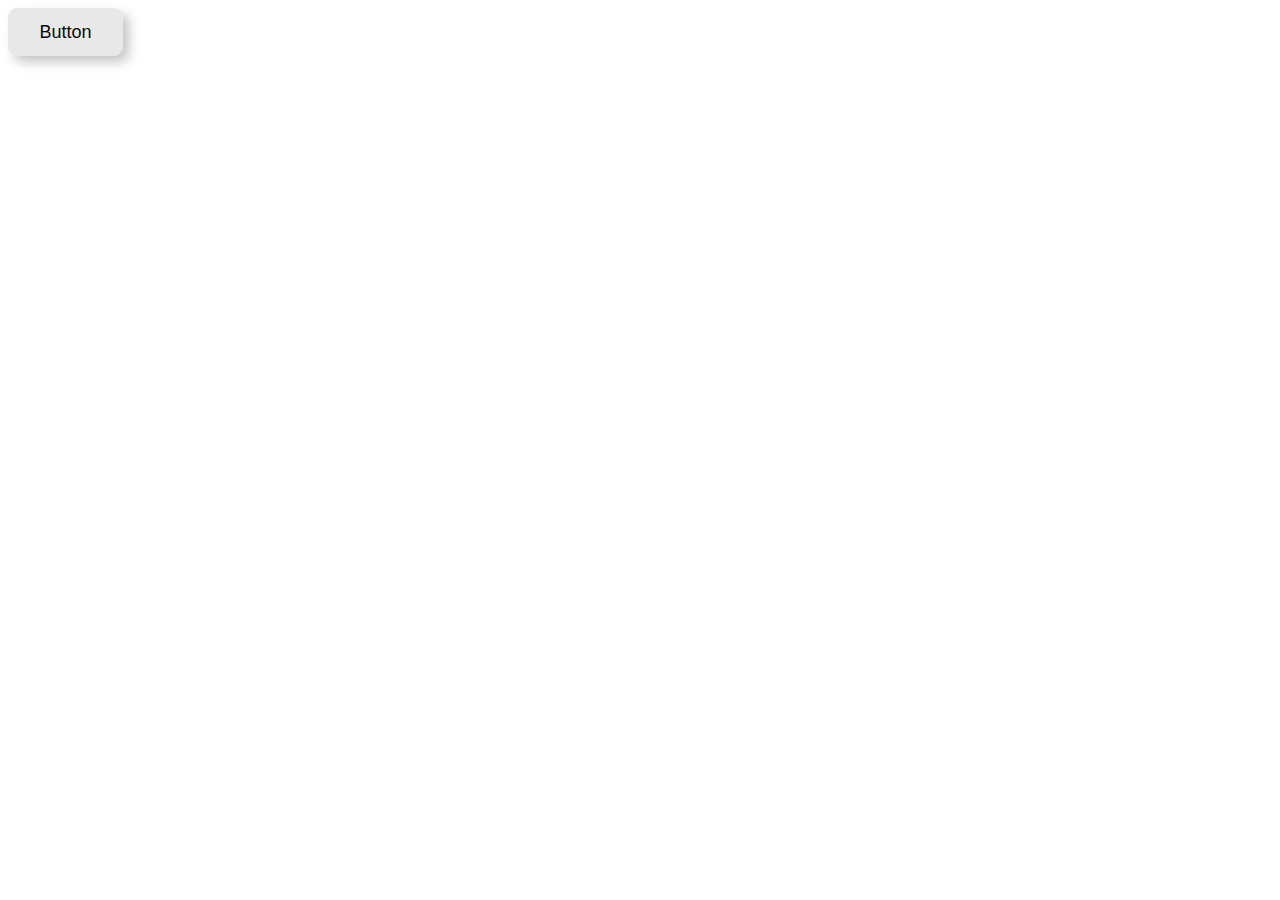
<file: uivr.io/button.html>
<!DOCTYPE html>
<html lang="en">
<head>
    <meta charset="UTF-8">
    <meta name="viewport" content="width=device-width, initial-scale=1.0">
    <title>Document</title>
</head>
<style>
    body{
        background-color: #eef2ff;
            background-color: #e5e7eb;
                background-color: rgb(239 246 255 / var(--tw-bg-opacity));
    }
    /* From Uiverse.io by adamgiebl */ 
button {
  color: #090909;
  padding: 0.7em 1.7em;
  font-size: 18px;
  border-radius: 0.5em;
  background: #e8e8e8;
  cursor: pointer;
  border: 1px solid #e8e8e8;
  transition: all 0.3s;
  box-shadow: 6px 6px 12px #c5c5c5, -6px -6px 12px #ffffff;
}

button:hover {
  border: 1px solid white;
}

button:active {
  box-shadow: 4px 4px 12px #c5c5c5, -4px -4px 12px #ffffff;
}

</style>
<body>
    <!-- From Uiverse.io by adamgiebl --> 
<button>Button</button>

    
</body>
</html>
</file>
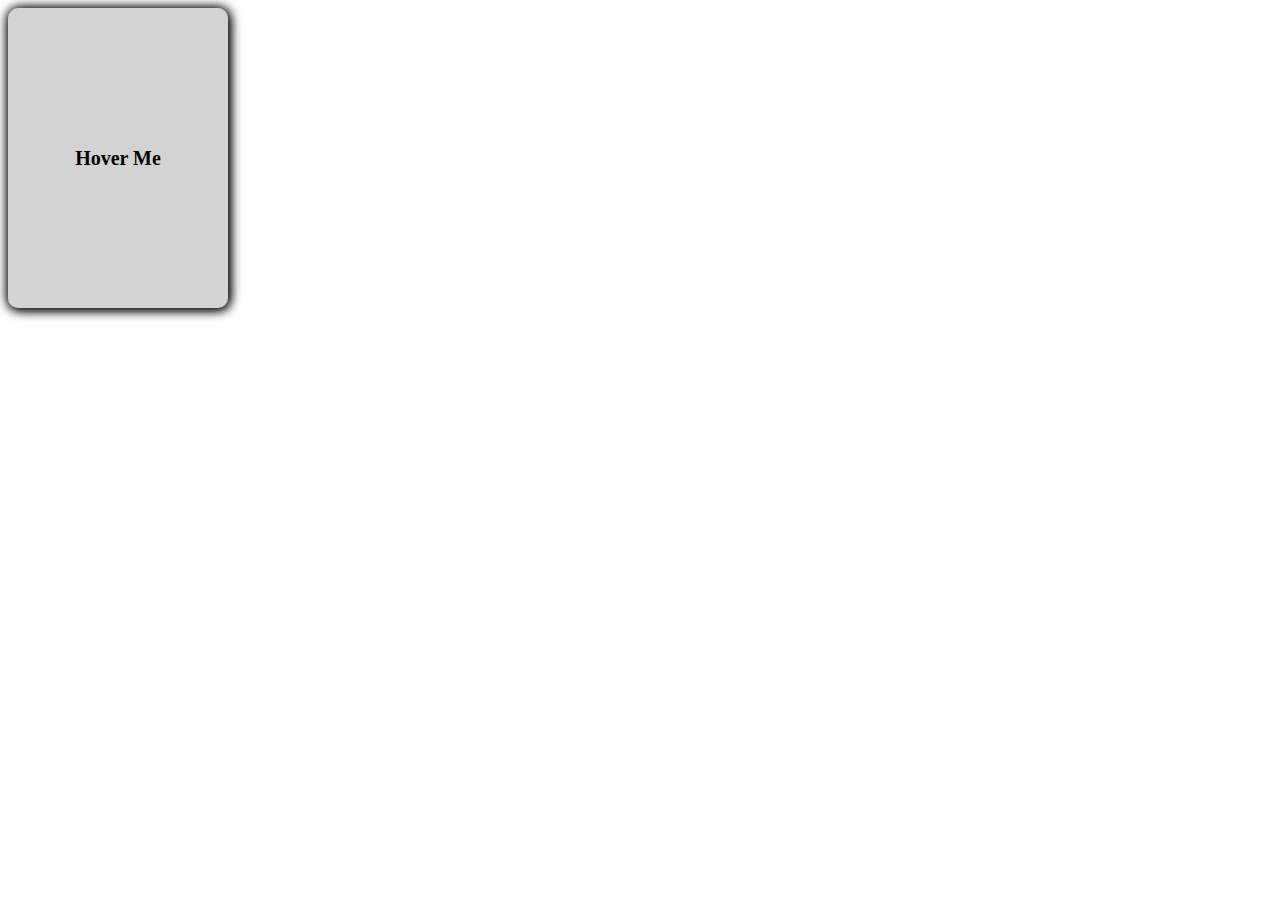
<file: uivr.io/card.html>
<!DOCTYPE html>
<html lang="en">
<head>
    <meta charset="UTF-8">
    <meta name="viewport" content="width=device-width, initial-scale=1.0">
    <title>Document</title>
</head>
<style>
    /* From Uiverse.io by eslam-hany */ 
.book {
  position: relative;
  border-radius: 10px;
  width: 220px;
  height: 300px;
  background-color: whitesmoke;
  -webkit-box-shadow: 1px 1px 12px #000;
  box-shadow: 1px 1px 12px #000;
  -webkit-transform: preserve-3d;
  -ms-transform: preserve-3d;
  transform: preserve-3d;
  -webkit-perspective: 2000px;
  perspective: 2000px;
  display: -webkit-box;
  display: -ms-flexbox;
  display: flex;
  -webkit-box-align: center;
  -ms-flex-align: center;
  align-items: center;
  -webkit-box-pack: center;
  -ms-flex-pack: center;
  justify-content: center;
  color: #000;
}

.cover {
  top: 0;
  position: absolute;
  background-color: lightgray;
  width: 100%;
  height: 100%;
  border-radius: 10px;
  cursor: pointer;
  -webkit-transition: all 0.5s;
  transition: all 0.5s;
  -webkit-transform-origin: 0;
  -ms-transform-origin: 0;
  transform-origin: 0;
  -webkit-box-shadow: 1px 1px 12px #000;
  box-shadow: 1px 1px 12px #000;
  display: -webkit-box;
  display: -ms-flexbox;
  display: flex;
  -webkit-box-align: center;
  -ms-flex-align: center;
  align-items: center;
  -webkit-box-pack: center;
  -ms-flex-pack: center;
  justify-content: center;
}

.book:hover .cover {
  -webkit-transition: all 0.5s;
  transition: all 0.5s;
  -webkit-transform: rotatey(-80deg);
  -ms-transform: rotatey(-80deg);
  transform: rotatey(-80deg);
}

p {
  font-size: 20px;
  font-weight: bolder;
}
</style>
<body>
    <!-- From Uiverse.io by eslam-hany --> 
 <div class="book">
    <p>Hello</p>
    <div class="cover">
        <p>Hover Me</p>
    </div>
   </div>
</body>
</html>
</file>
